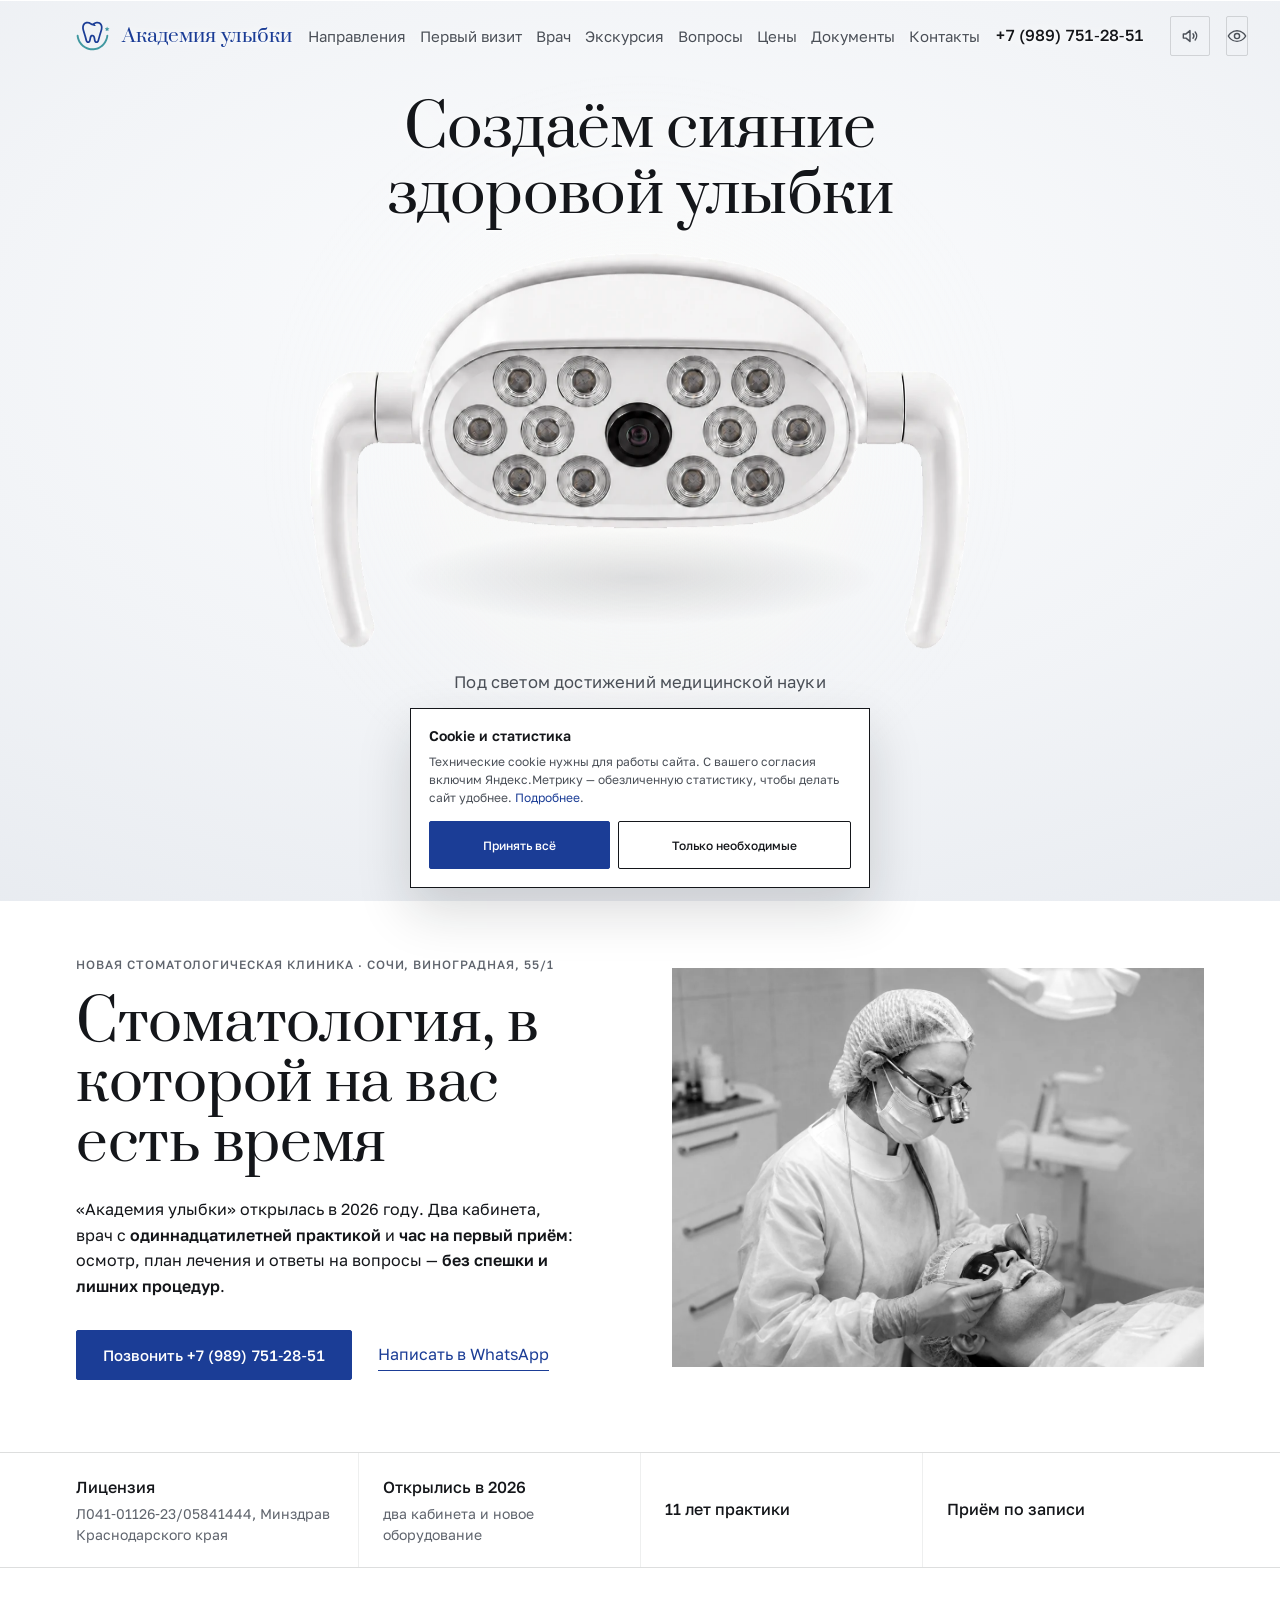
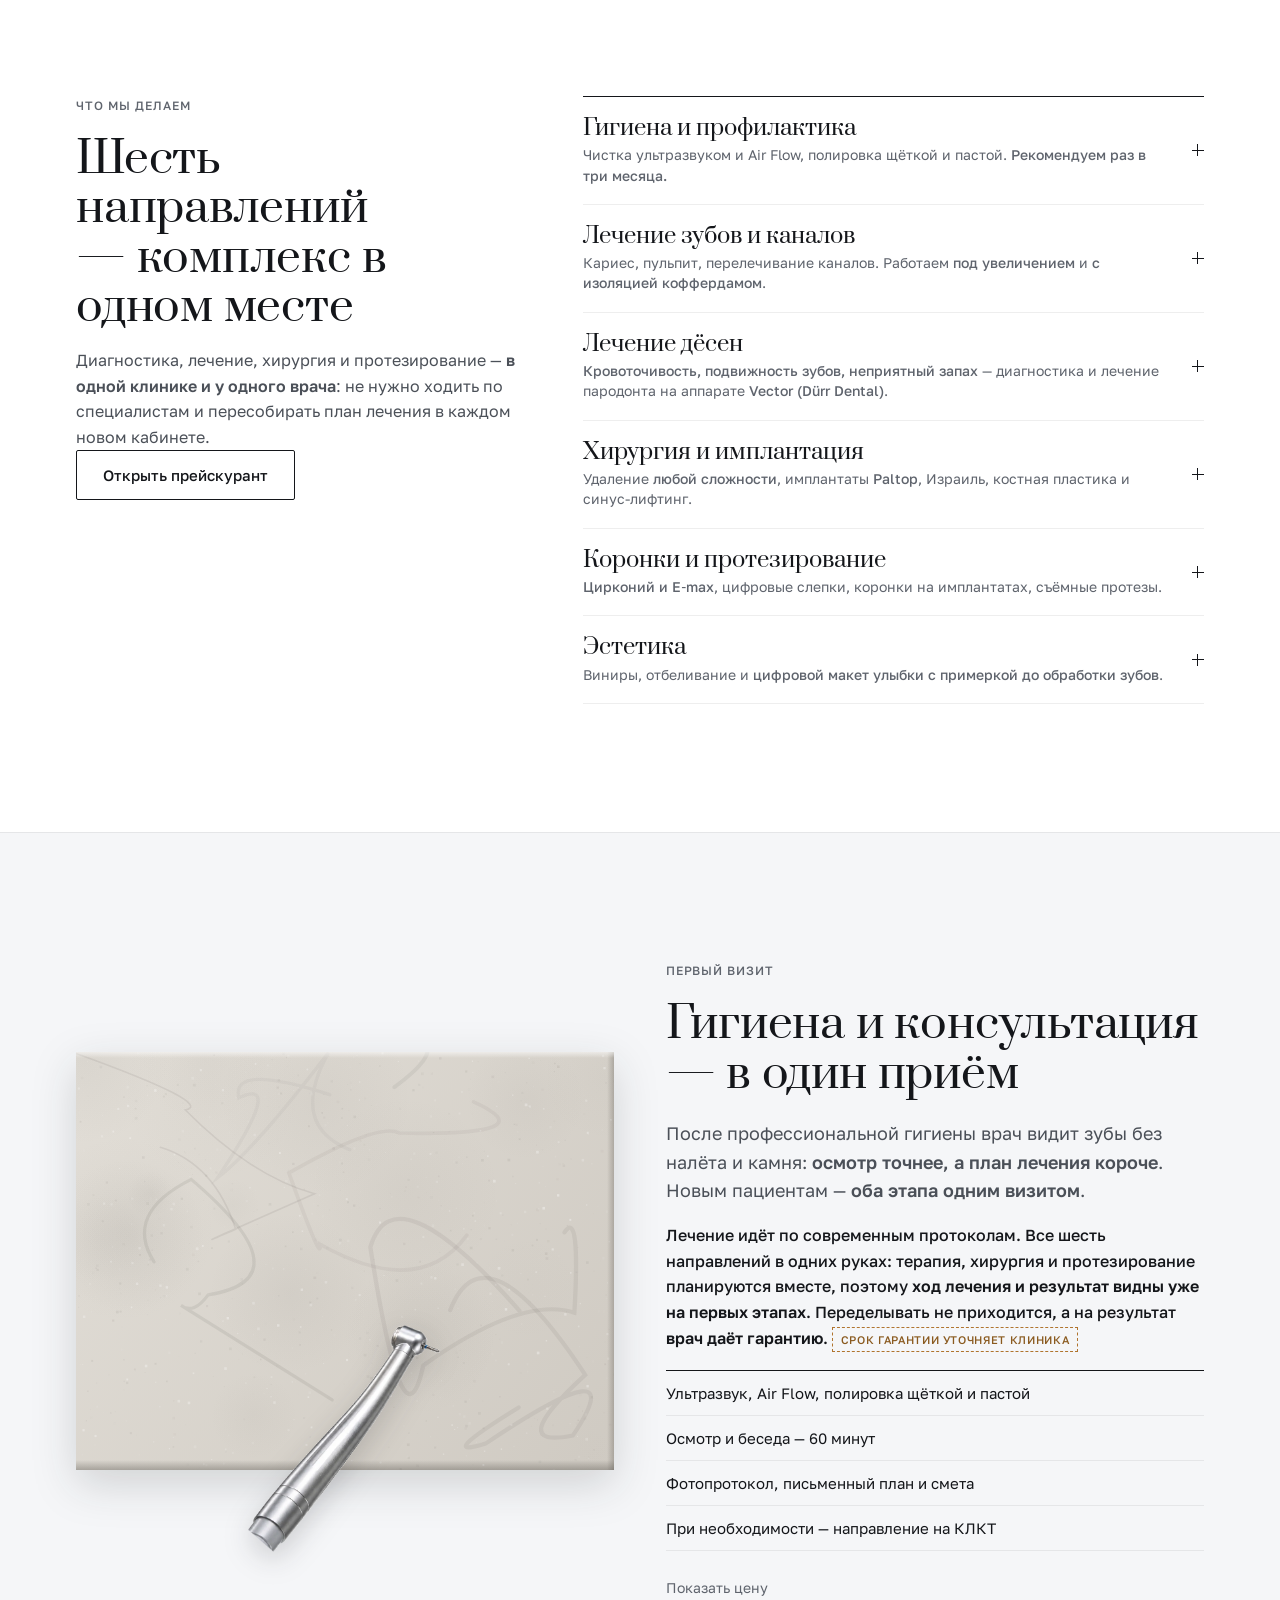
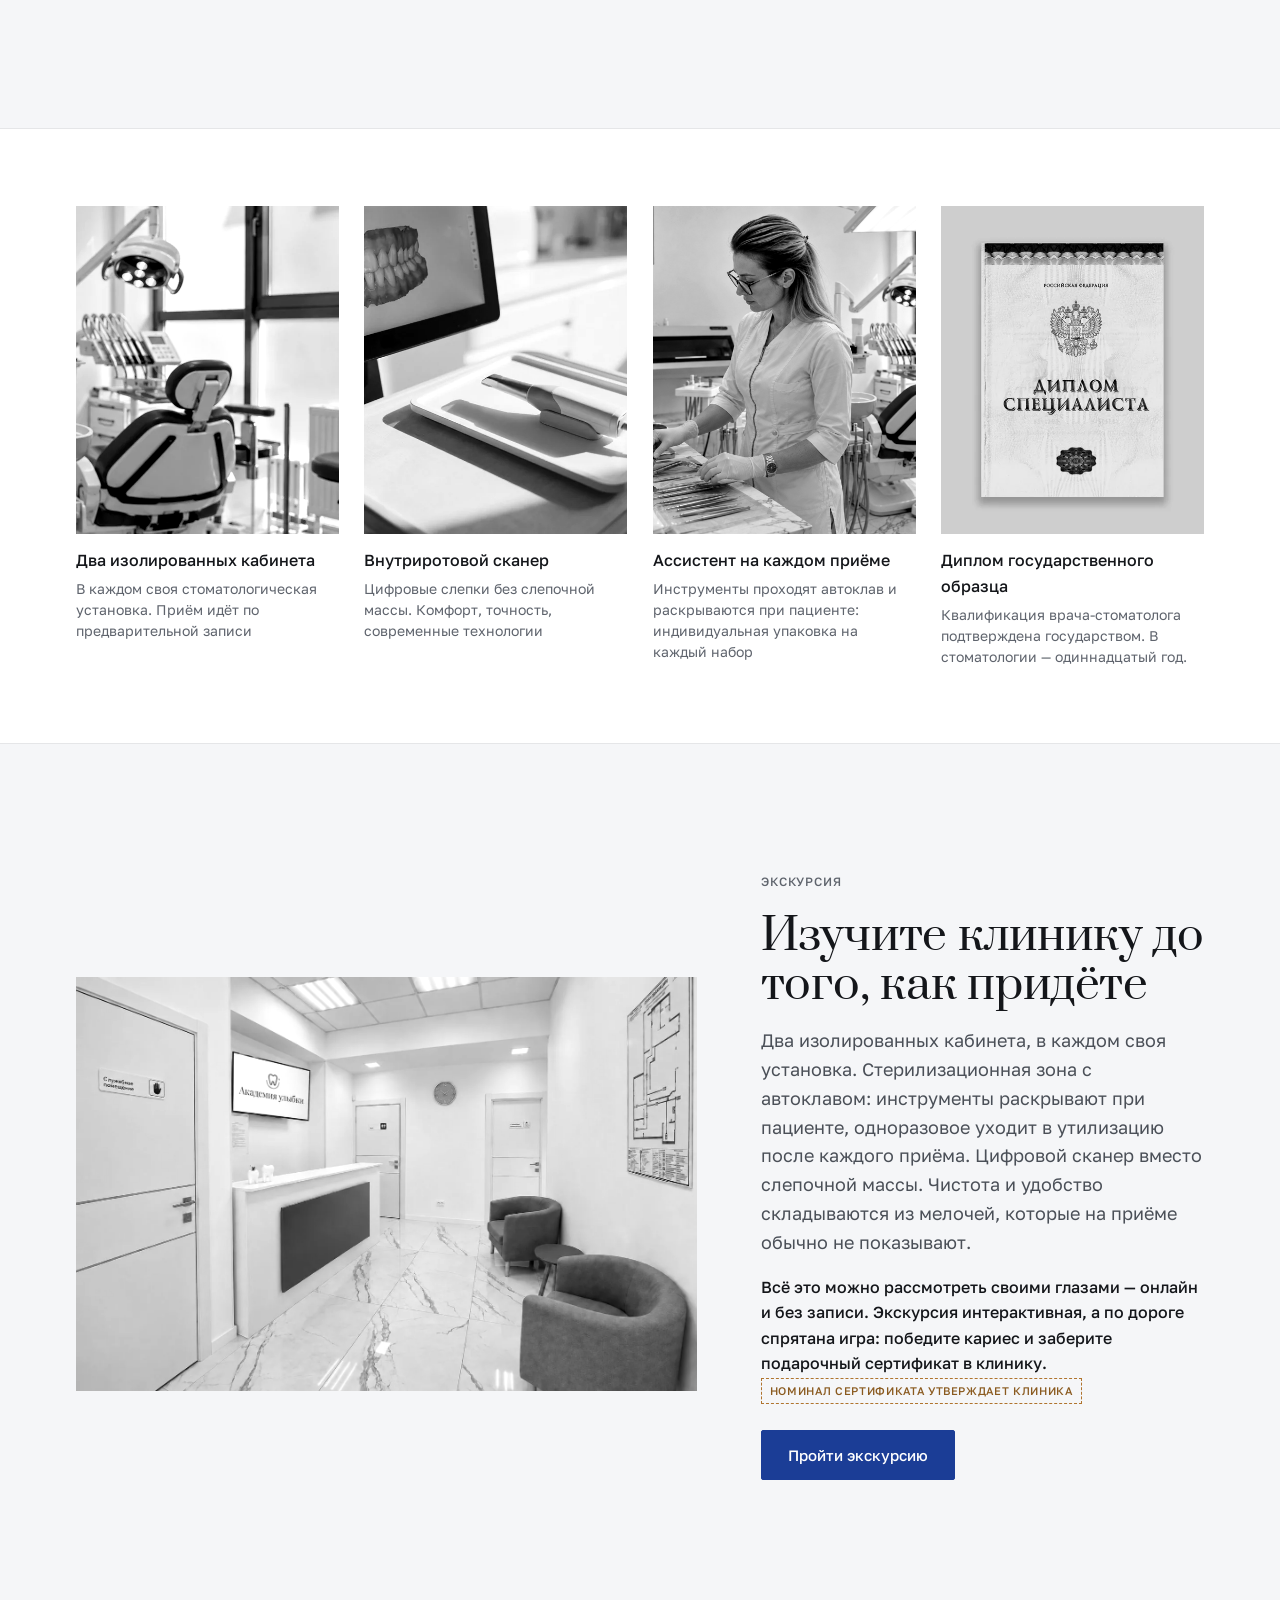
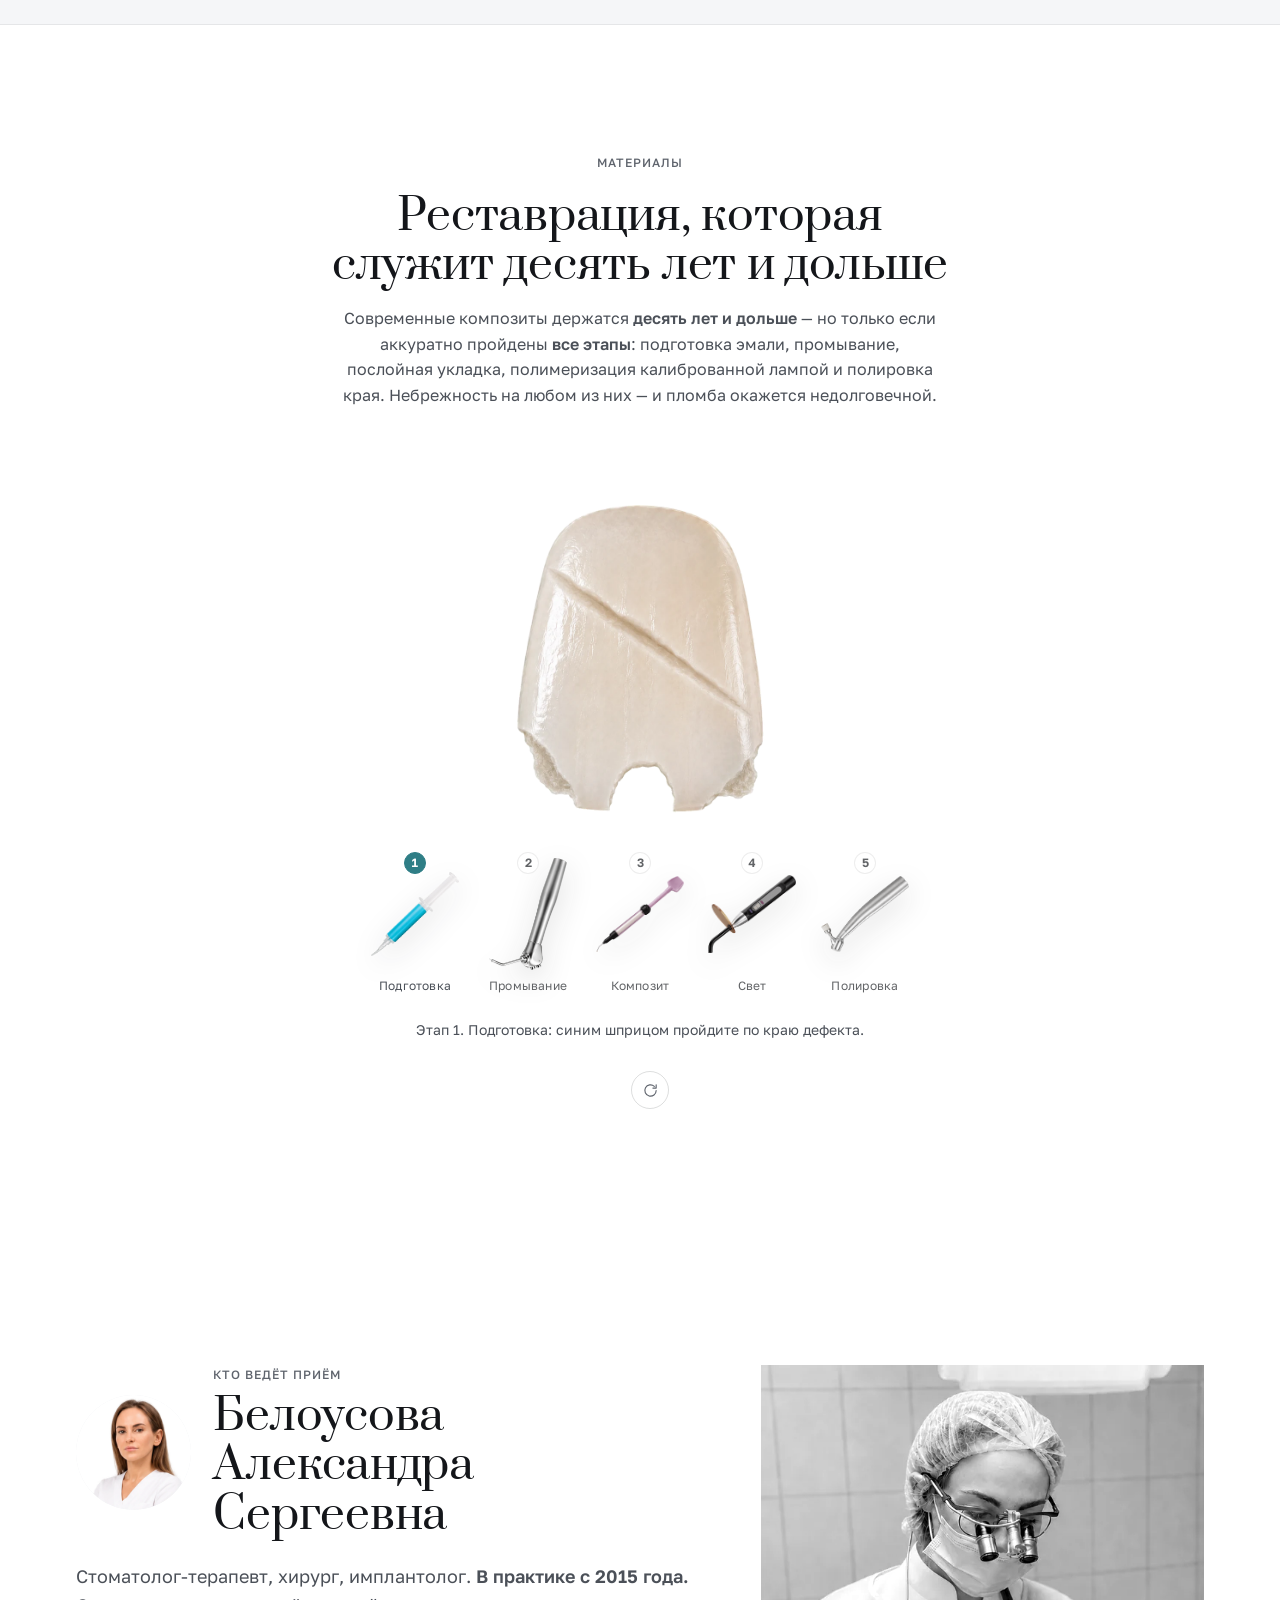
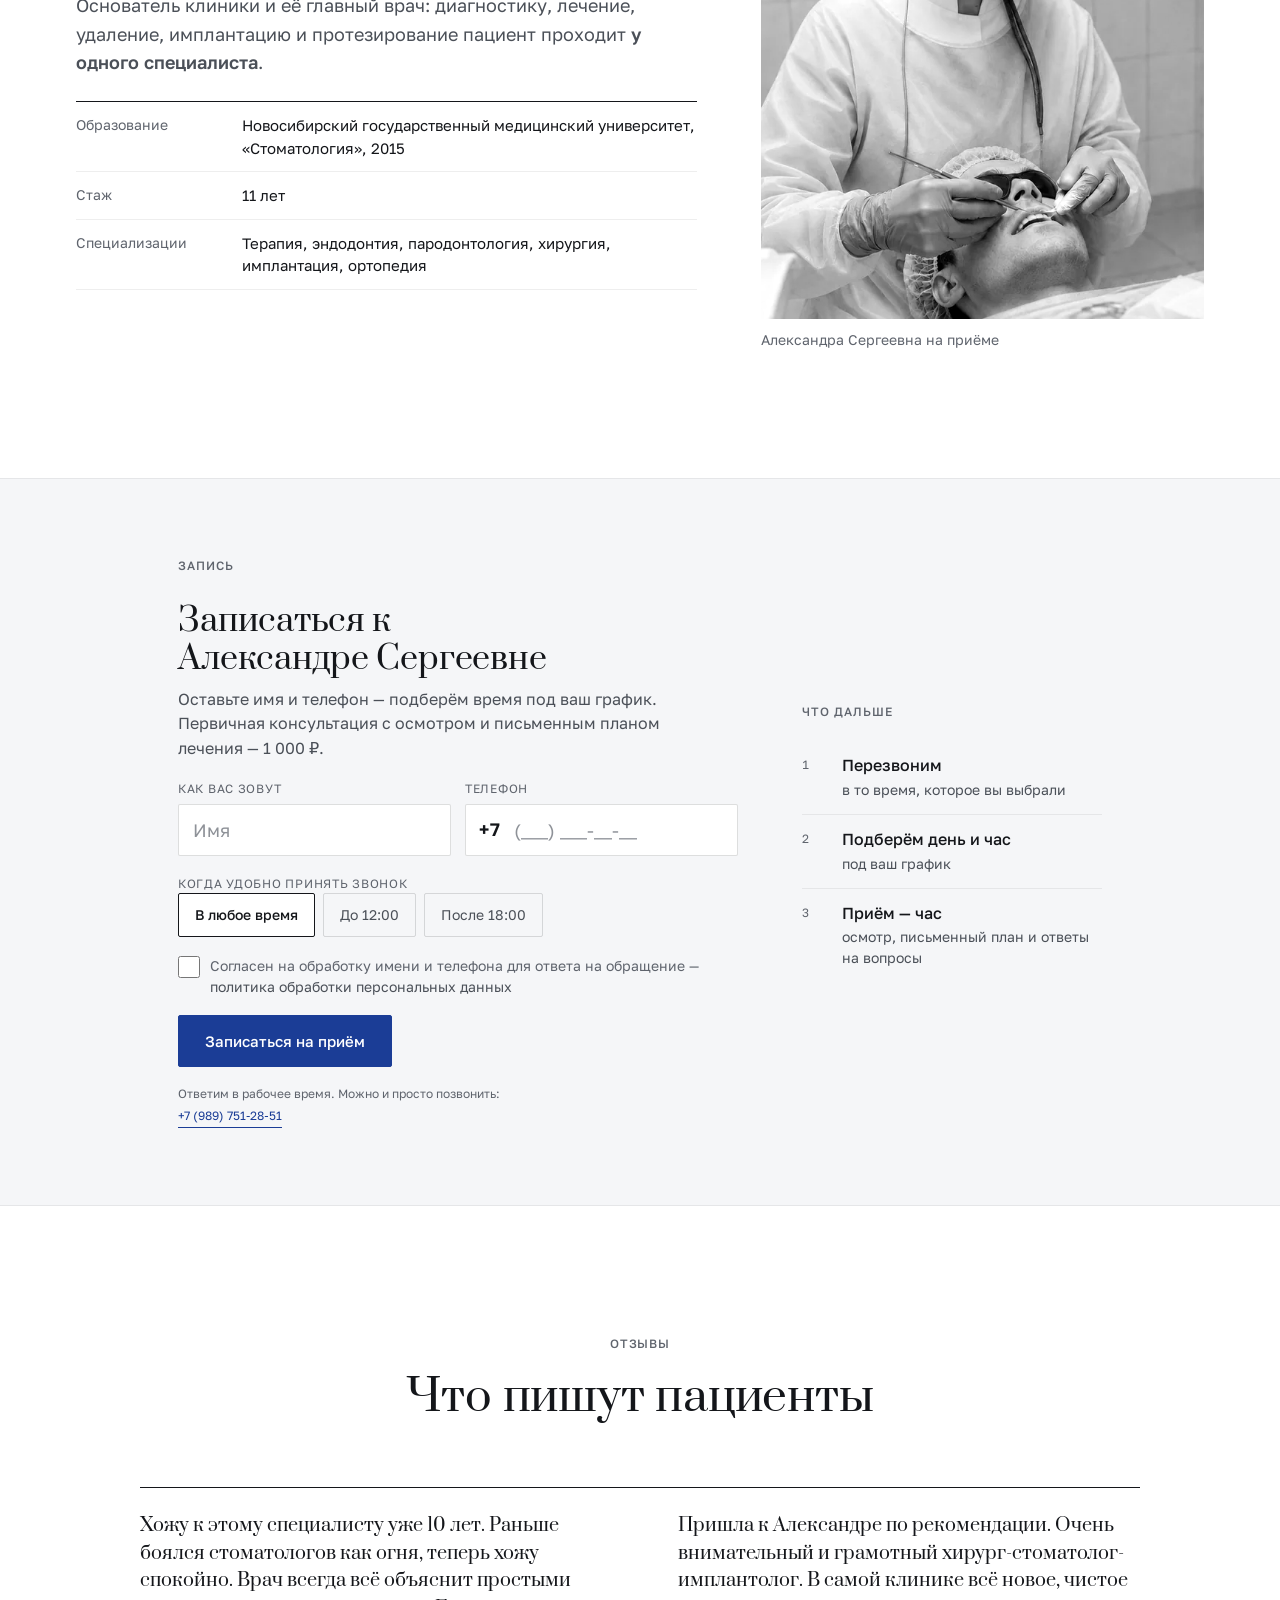
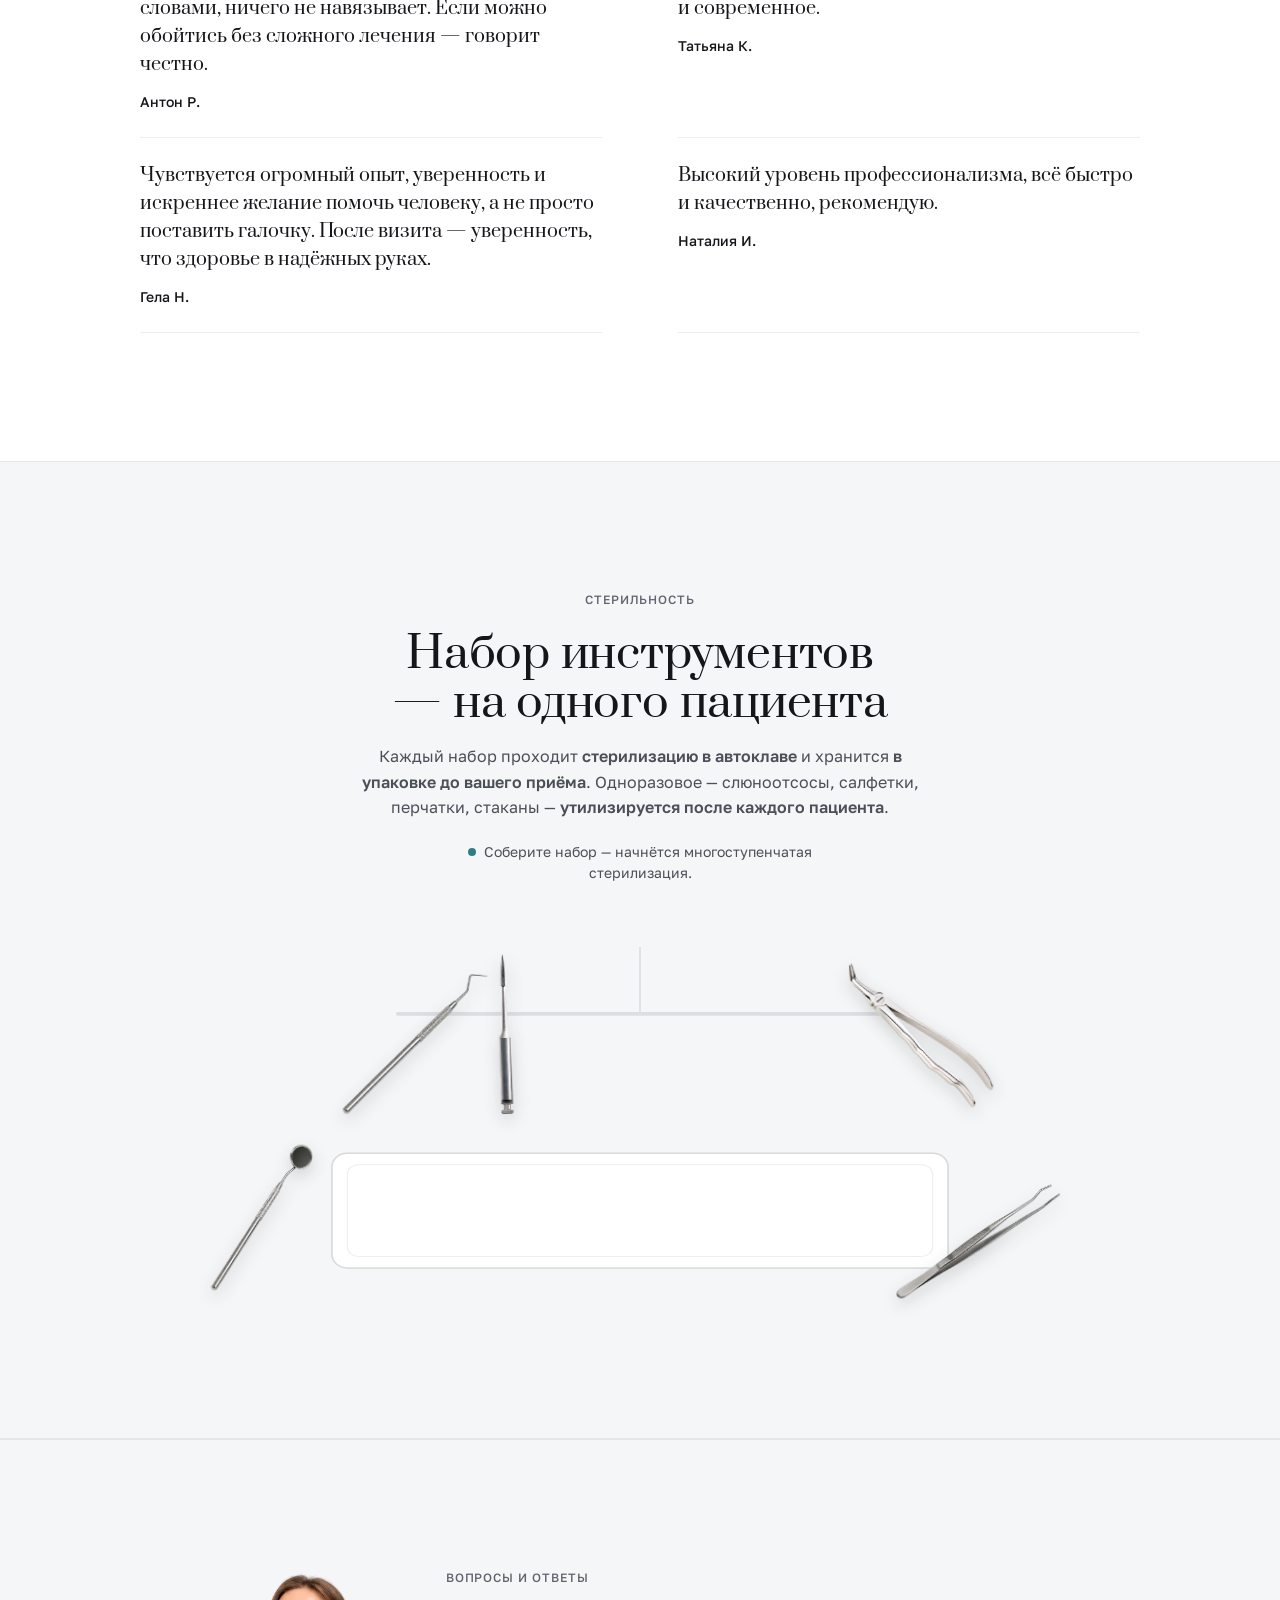
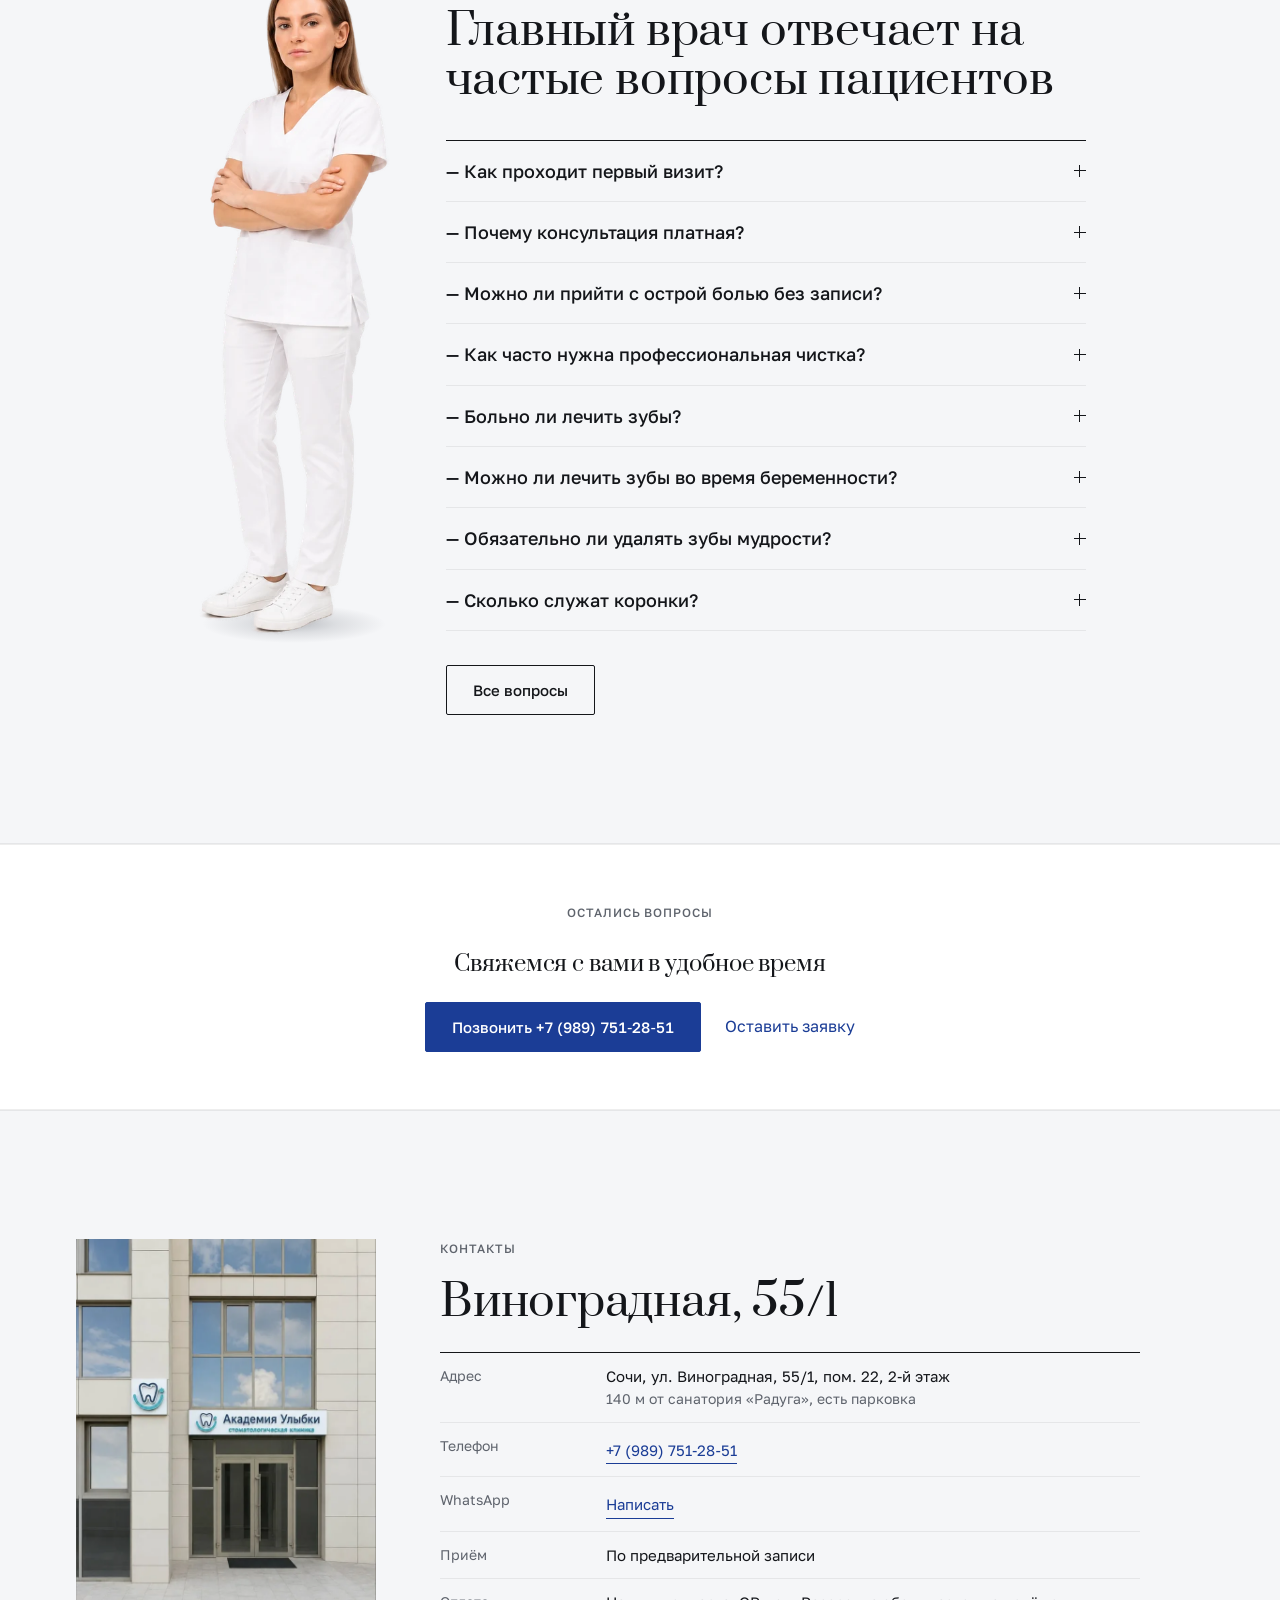
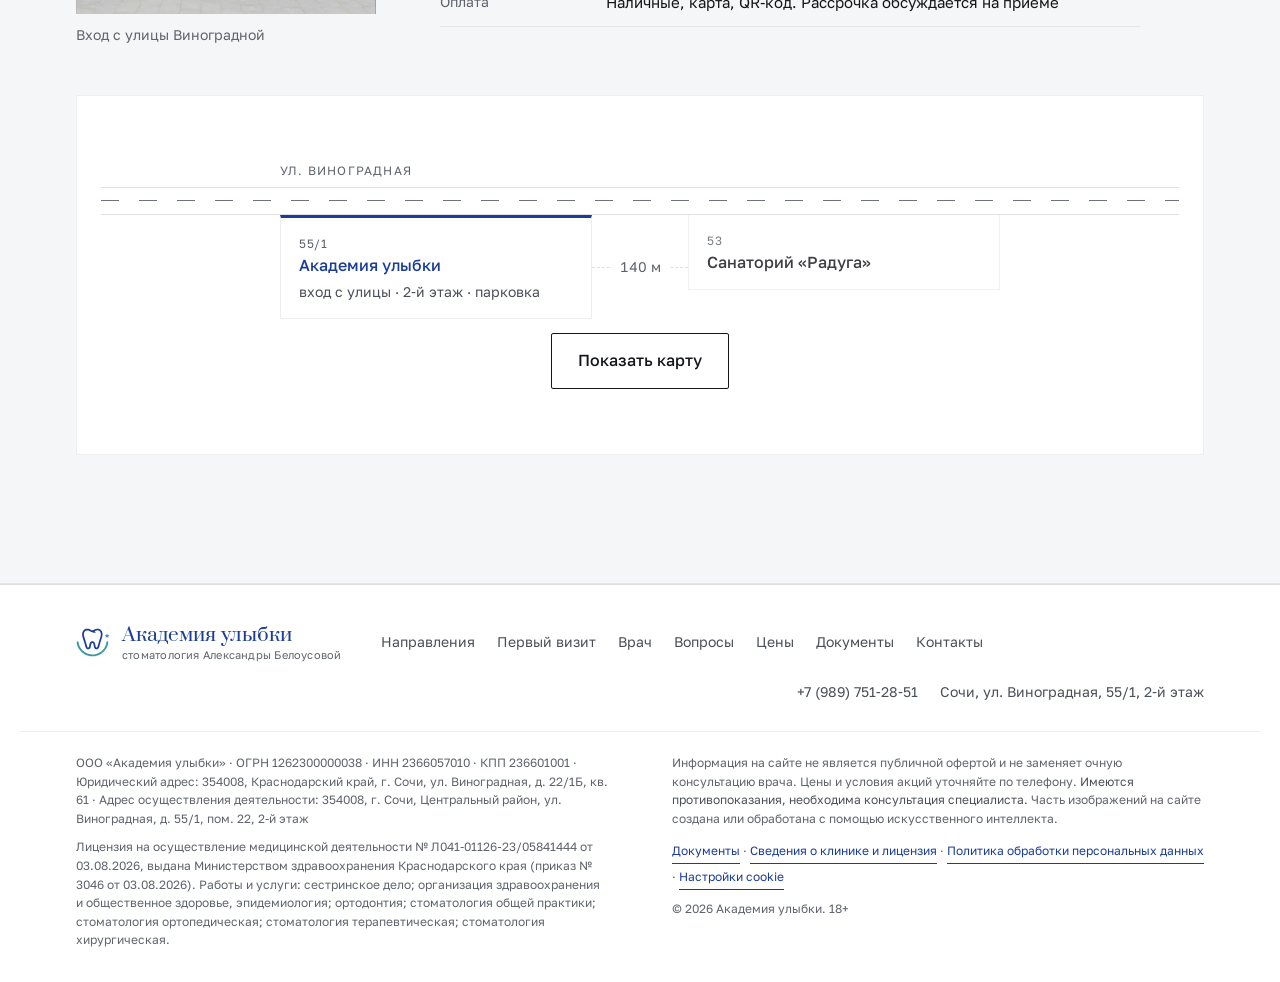
<file: index.html>
<!doctype html>
<html lang="ru" class="js">
<head>
<meta charset="utf-8">
<meta name="viewport" content="width=device-width, initial-scale=1, viewport-fit=cover">
<noscript><style>.intro,.slab__stone,.hint,.cookie,.vi-btn,.sfx-btn,.msc,.lfpop{display:none!important}.lf > *{display:none!important}.lf__nojs{display:block!important}</style></noscript>
<meta name="color-scheme" content="light">
<meta name="theme-color" content="#ffffff">
<script>(function(){try{var v=JSON.parse(localStorage.getItem('au-vi')||'null');if(!v||!v.on)return;var c=document.documentElement.classList;c.add('vi');if(v.size>1)c.add('vi-'+v.size);if(v.scheme&&v.scheme!=='light')c.add('vi-'+v.scheme);if(v.noimg)c.add('vi-noimg');}catch(e){}})()</script>
<title>Академия улыбки — стоматология в Сочи, Виноградная 55/1</title>
<meta name="description" content="Стоматология в Сочи на Виноградной, 55/1: лечение, имплантация, коронки и виниры. Час на первый приём и письменный план лечения.">
<link rel="canonical" href="https://akademiya-ulybki.ru/">
<meta name="robots" content="index, follow, max-image-preview:large, max-snippet:-1">
<meta name="geo.region" content="RU-KDA"><meta name="geo.placename" content="Сочи">
<meta property="og:type" content="website"><meta property="og:locale" content="ru_RU">
<meta property="og:site_name" content="Академия улыбки">
<meta property="og:title" content="Академия улыбки — стоматология в Сочи, Виноградная 55/1"><meta property="og:description" content="Стоматология в Сочи на Виноградной, 55/1: лечение, имплантация, коронки и виниры. Час на первый приём и письменный план лечения.">
<meta property="og:url" content="https://akademiya-ulybki.ru/"><meta property="og:image" content="https://akademiya-ulybki.ru/assets/photo/work-2.jpg">
<meta name="twitter:card" content="summary_large_image">
<meta name="referrer" content="strict-origin-when-cross-origin">
<meta http-equiv="Content-Security-Policy" content="default-src 'self'; base-uri 'self'; object-src 'none'; form-action 'self'; img-src 'self' data: https://mc.yandex.ru https://yastatic.net; font-src 'self' data:; style-src 'self' 'unsafe-inline'; script-src 'self' 'sha256-uf9IRJ6S9SdeIRtT3uQ4ZN5GKYj15UnvRTHKgQZUw0E=' 'sha256-1LXJwhTjhb5FxeqhgYHd4vCczdZ8c5LguU8GVJm1BYg=' 'sha256-5DUcI0ABG+3Vk4GENAugr/N5PcGkwVk6N+Ho9xPeDZo=' 'sha256-epZhj85F2xhmZnOjZvRMxXLPUID+Onx2aFcSO+smYSE=' 'sha256-Du+OJKJSbdUgz5nrHeWWINvez6XKDDU/tyj/5c2uvwo=' 'sha256-Fad+e2s9DBViVv+2N5ZoJPTxf4uKgqPq4xgvrwNtrZU=' https://mc.yandex.ru https://yastatic.net; connect-src 'self' https://mc.yandex.ru; frame-src https://yandex.ru https://mc.yandex.ru">
<link rel="icon" href="assets/logo.svg" type="image/svg+xml">
<link rel="apple-touch-icon" href="assets/web/apple-touch-icon.png">
<link rel="manifest" href="site.webmanifest">
<link rel="preload" href="assets/font/golos-text-cyrillic-400-normal.woff2" as="font" type="font/woff2" crossorigin>
<link rel="preload" href="assets/font/prata-cyrillic-400-normal.woff2" as="font" type="font/woff2" crossorigin>
<link rel="stylesheet" href="styles.css?v=657c37d4">
<script type="application/ld+json">{"@context": "https://schema.org", "@type": ["Dentist", "MedicalClinic"], "name": "Стоматологическая клиника «Академия улыбки»", "legalName": "ООО «Академия улыбки»", "telephone": "+79897512851", "url": "https://akademiya-ulybki.ru/", "address": {"@type": "PostalAddress", "streetAddress": "ул. Виноградная, д. 55/1, пом. 22, 2-й этаж", "addressLocality": "Сочи", "addressRegion": "Краснодарский край", "postalCode": "354008", "addressCountry": "RU"}, "geo": {"@type": "GeoCoordinates", "latitude": 43.608995, "longitude": 39.720852}, "hasMap": "https://yandex.ru/maps/org/akademiya_ulybki/196221666219/", "foundingDate": "2026", "employee": {"@type": "Physician", "name": "Белоусова Александра Сергеевна", "jobTitle": "Врач стоматолог-терапевт, хирург, имплантолог", "alumniOf": "Новосибирский государственный медицинский университет"}, "hasCredential": {"@type": "EducationalOccupationalCredential", "credentialCategory": "license", "name": "Лицензия Л041-01126-23/05841444", "dateCreated": "2026-08-03", "recognizedBy": {"@type": "GovernmentOrganization", "name": "Министерство здравоохранения Краснодарского края"}}, "identifier": [{"@type": "PropertyValue", "propertyID": "ИНН", "value": "2366057010"}, {"@type": "PropertyValue", "propertyID": "ОГРН", "value": "1262300000038"}]}</script>
<script type="application/ld+json">{"@context": "https://schema.org", "@type": "FAQPage", "mainEntity": [{"@type": "Question", "name": "Как проходит первый визит?", "acceptedAnswer": {"@type": "Answer", "text": "Первичный приём длится около часа. Мы разговариваем о том, что беспокоит и чего вы ждёте, осматриваем полость рта, делаем фотопротокол и, если нужно, даём направление на снимок. В конце вы получаете письменный план лечения с этапами и стоимостью. Никаких процедур «заодно» в первый визит не делается — только по вашему решению."}}, {"@type": "Question", "name": "Почему консультация платная?", "acceptedAnswer": {"@type": "Answer", "text": "Потому что это час работы врача, а не десять минут осмотра «на бегу». За это время вы получаете документ — план и смету, — с которым можно пойти и в другую клинику. Если вы начинаете лечение у нас в течение 30 дней, стоимость консультации вычитается из его цены."}}, {"@type": "Question", "name": "Можно ли прийти с острой болью без записи?", "acceptedAnswer": {"@type": "Answer", "text": "Позвоните — если в расписании есть окно, примем в тот же день. Острая боль всегда в приоритете: сначала снимаем её, потом планируем остальное."}}, {"@type": "Question", "name": "Как часто нужна профессиональная чистка?", "acceptedAnswer": {"@type": "Answer", "text": "Мы рекомендуем раз в три месяца: за этот срок налёт не успевает превратиться в камень, а врач вовремя замечает кариес и воспаление дёсен в самом начале. При заболеваниях дёсен, брекетах и имплантатах интервал тем более короткий. Точный срок врач назначает после осмотра."}}, {"@type": "Question", "name": "Больно ли лечить зубы?", "acceptedAnswer": {"@type": "Answer", "text": "Лечение проходит под местной анестезией. Современные анестетики действуют через несколько минут и полностью убирают чувствительность на время процедуры. Если вы боитесь самого укола, скажите — место инъекции предварительно обезболивается гелем."}}, {"@type": "Question", "name": "Можно ли лечить зубы во время беременности?", "acceptedAnswer": {"@type": "Answer", "text": "Можно и нужно: очаг инфекции во рту хуже для беременности, чем лечение. Оптимальное время — второй триместр. Используются анестетики без адреналина или с минимальной дозой, снимки — только при необходимости и с защитой. Сообщите врачу о сроке."}}, {"@type": "Question", "name": "Обязательно ли удалять зубы мудрости?", "acceptedAnswer": {"@type": "Answer", "text": "Нет. Удаляют те, что растут неправильно, упираются в соседний зуб, регулярно воспаляются или не поддаются лечению. Здоровый, прорезавшийся и доступный для чистки зуб мудрости можно оставить."}}, {"@type": "Question", "name": "Сколько служат коронки?", "acceptedAnswer": {"@type": "Answer", "text": "Цирконий и E‑max — в среднем 10–15 лет и дольше при хорошей гигиене. Главный враг коронки — кариес на границе с зубом, поэтому важны ёршики и регулярные осмотры."}}]}</script>
<script type="application/ld+json">{"@context": "https://schema.org", "@type": "WebSite", "name": "Академия улыбки", "url": "https://akademiya-ulybki.ru/", "inLanguage": "ru-RU", "publisher": {"@type": "Organization", "name": "ООО «Академия улыбки»"}}</script>
</head>
<body>
<script>document.documentElement.classList.add('js')</script>
<a class="skip" href="#main">К содержимому</a>
<header class="hdr" id="hdr">
  <div class="wrap hdr__in">
    <a class="brand" href="index.html"><img src="assets/logo.svg" alt="" width="34" height="29"><span class="brand__t"><b>Академия улыбки</b><i>стоматология Александры Белоусовой</i></span></a>
    <nav class="nav" id="nav" aria-label="Разделы">
      <div class="nav__quick"><a class="nav__addr" href="index.html#kontakty">Сочи, Виноградная, 55/1, 2‑й этаж</a><div class="nav__chs"><a class="nav__ch nav__ch--tel" href="tel:+79897512851" data-track="nav_tel"><svg viewBox="0 0 32 32" width="17" height="17" fill="none" stroke="currentColor" stroke-width="2" stroke-linecap="round" stroke-linejoin="round" aria-hidden="true"><path d="M7 5h5l3 7-3.5 2a15 15 0 0 0 6.5 6.5L20 17l7 3v5a3 3 0 0 1-3 3A21 21 0 0 1 4 8a3 3 0 0 1 3-3"/></svg><span>Позвонить</span></a><a class="nav__ch nav__ch--wa" href="https://wa.me/79897512851" target="_blank" rel="noopener nofollow" data-track="nav_wa"><svg viewBox="0 0 32 32" width="17" height="17" fill="none" stroke="currentColor" stroke-width="2" stroke-linecap="round" stroke-linejoin="round" aria-hidden="true"><path d="M20.5 3.5A11.9 11.9 0 0 0 3.6 19.3L2 29l9.9-1.6A12 12 0 1 0 20.5 3.5Z"/><path d="M9 9.2c.3-.7.6-.7.9-.7h.6c.2 0 .6 0 .9.7l1.1 2.8c.1.3.2.6 0 .9l-.6.8c-.2.2-.4.5-.2.9a9.6 9.6 0 0 0 4.7 4.1c.4.2.7 0 .9-.2l.9-1c.2-.3.5-.3.8-.1l2.7 1.3c.4.2.7.3.8.5.1.4 0 1.4-.4 2-.4.7-1.6 1.4-2.5 1.5-2.2.2-5.4-1.4-7.7-3.8C8.6 16.2 7.2 13.2 7.4 11c.1-.9.9-1.4 1.6-1.8Z"/></svg><span>WhatsApp</span></a></div></div>
      <a href="index.html#napravleniya">Направления</a><a href="index.html#pervyj-vizit">Первый визит</a><a href="index.html#vrach">Врач</a><a href="index.html#ekskursiya">Экскурсия</a><a href="faq.html">Вопросы</a><a href="prices.html">Цены</a><a href="docs.html">Документы</a><a href="index.html#kontakty">Контакты</a>
    </nav>
    <a class="hdr__tel" href="tel:+79897512851"><svg class="hdr__tel-i" width="18" height="18" viewBox="0 0 24 24" fill="none" stroke="currentColor" stroke-width="1.7" stroke-linecap="round" stroke-linejoin="round" aria-hidden="true"><path d="M5 4h4l2 5-2.5 1.5a11 11 0 0 0 5 5L15 13l5 2v4a2 2 0 0 1-2 2A16 16 0 0 1 3 6a2 2 0 0 1 2-2"/></svg><span>+7 (989) 751‑28‑51</span></a>
    <button class="sfx-btn" type="button" id="sfx-toggle" aria-pressed="true" title="Выключить звук"><svg width="20" height="20" viewBox="0 0 24 24" fill="none" stroke="currentColor" stroke-width="1.7" stroke-linecap="round" stroke-linejoin="round" aria-hidden="true"><path d="M4 9.5h3.2L12 5.5v13L7.2 14.5H4z"/><path class="sfx-wave" d="M15.6 9.4a4 4 0 0 1 0 5.2"/><path class="sfx-wave" d="M18.2 7.2a7.4 7.4 0 0 1 0 9.6"/><path class="sfx-off" d="M16 9.6l5 4.8M21 9.6l-5 4.8"/></svg><span class="vis-hidden">Звук</span></button>
    <button class="vi-btn" type="button" id="vi-toggle" aria-pressed="false" aria-controls="vi-panel" title="Версия для слабовидящих"><svg width="20" height="20" viewBox="0 0 24 24" fill="none" stroke="currentColor" stroke-width="1.7" stroke-linecap="round" stroke-linejoin="round" aria-hidden="true"><path d="M1.6 12S5.2 5.6 12 5.6 22.4 12 22.4 12 18.8 18.4 12 18.4 1.6 12 1.6 12Z"/><circle cx="12" cy="12" r="3.1"/></svg><span class="vi-btn__t">Для слабовидящих</span></button>
    <button class="burger" type="button" aria-label="Меню" aria-expanded="false" aria-controls="nav"><span></span></button>
  </div>
</header>
<div class="vip" id="vi-panel" hidden role="region" aria-label="Настройки отображения">
  <div class="wrap vip__in">
    <div class="vip__g"><span class="vip__l">Размер текста</span>
      <button class="vip__b vip__b--a1" type="button" data-vi="size:1" aria-pressed="false" aria-label="Обычный размер">А</button>
      <button class="vip__b vip__b--a2" type="button" data-vi="size:2" aria-pressed="false" aria-label="Крупный размер">А</button>
      <button class="vip__b vip__b--a3" type="button" data-vi="size:3" aria-pressed="false" aria-label="Очень крупный размер">А</button>
    </div>
    <div class="vip__g"><span class="vip__l">Цвета</span>
      <button class="vip__b vip__c vip__c--l" type="button" data-vi="scheme:light" aria-pressed="false">Чёрным на белом</button>
      <button class="vip__b vip__c vip__c--d" type="button" data-vi="scheme:dark" aria-pressed="false">Белым на чёрном</button>
      <button class="vip__b vip__c vip__c--s" type="button" data-vi="scheme:sepia" aria-pressed="false">Коричневым на бежевом</button>
    </div>
    <div class="vip__g"><span class="vip__l">Изображения</span>
      <button class="vip__b" type="button" data-vi="noimg:0" aria-pressed="false">Показывать</button>
      <button class="vip__b" type="button" data-vi="noimg:1" aria-pressed="false">Скрыть</button>
    </div>
    <button class="vip__off" type="button" data-vi="off:1">Обычная версия сайта</button>
  </div>
</div>
<main id="main">

<!-- ВСТУПЛЕНИЕ: свет включается -->
<section class="intro" id="intro" aria-label="Вступление">
  <div class="intro__inner">
    <img class="intro__glow" src="assets/cut/flare-bloom.webp" alt="" width="853" height="854" aria-hidden="true" draggable="false">
    <span class="intro__bloom" aria-hidden="true"></span>
    <p class="intro__slogan"><b>Создаём сияние здоровой улыбки</b></p>
    <p class="intro__slogan intro__slogan--under"><b>Под светом достижений медицинской науки</b></p>
    <div class="intro__par" id="intro-par">
      <div class="intro__stage">
        <span class="intro__aura" aria-hidden="true"></span>
        <button class="intro__lamp" id="intro-lamp" type="button" aria-label="Включить свет и перейти к сайту">
          <img class="intro__off" src="assets/cut/lamp-off.webp" alt="" width="1139" height="683" draggable="false">
          <img class="intro__on" src="assets/cut/lamp-on.webp" alt="" width="1139" height="683" draggable="false">
          <img class="intro__hot" src="assets/cut/lamp-hot.webp" alt="" width="1139" height="683" draggable="false">
        </button>
      </div>
    </div>
    <div class="intro__flash" aria-hidden="true"></div>
    <div class="intro__foot">
      <p class="intro__where">Сочи, Виноградная, 55/1, 2‑й этаж</p>
      <a class="btn btn--fill intro__call" href="tel:+79897512851" data-track="intro_call">Позвонить</a>
      <p class="intro__hint"><button class="intro__go" type="button" aria-label="Перейти к сайту"><span class="intro__golabel">Прокрутите вниз</span><span class="intro__arrow" aria-hidden="true"></span></button></p>
    </div>
  </div>
</section>

<!-- ПЕРВЫЙ ЭКРАН -->
<section class="hero" id="hero">
  <div class="wrap hero__in">
    <div class="hero__txt">
      <p class="eyebrow">Новая стоматологическая клиника · Сочи, Виноградная, 55/1</p>
      <h1 class="hero__h">Стоматология, в которой на&nbsp;вас есть время</h1>
      <p class="hero__lead">«Академия улыбки» открылась в 2026 году. Два кабинета, врач с <b>одиннадцатилетней практикой</b> и <b>час на первый приём</b>: осмотр, план лечения и ответы на вопросы — <b>без спешки и лишних процедур</b>.</p>
      <div class="hero__cta">
        <a class="btn btn--fill" href="tel:+79897512851">Позвонить +7 (989) 751‑28‑51</a>
        <a class="lnk" href="https://wa.me/79897512851" target="_blank" rel="noopener nofollow">Написать в WhatsApp</a>
      </div>
    </div>
    <figure class="hero__ph">
      <img src="assets/photo/work-2.webp" alt="Александра Белоусова на приёме" width="1200" height="900" fetchpriority="high">
    </figure>
  </div>
</section>

<!-- ДОКАЗАТЕЛЬСТВА -->
<section class="proof" aria-label="Факты о клинике">
  <div class="wrap proof__in">
    <div><b>Лицензия</b><span>Л041‑01126‑23/05841444, Минздрав Краснодарского края</span></div>
    <div><b>Открылись в 2026</b><span>два кабинета и новое оборудование</span></div>
    <div><b>11 лет практики</b></div>
    <div><b>Приём по записи</b></div>
  </div>
</section>

<!-- НАПРАВЛЕНИЯ -->
<section class="sec" id="napravleniya">
  <div class="wrap dirs__in">
    <header class="sec__head rv"><p class="eyebrow">Что мы делаем</p><h2>Шесть направлений — комплекс в одном месте</h2><p class="sec__note">Диагностика, лечение, хирургия и протезирование — <b>в одной клинике и у одного врача</b>: не нужно ходить по специалистам и пересобирать план лечения в каждом новом кабинете.</p><p><a class="btn" href="prices.html">Открыть прейскурант</a></p></header>
    <div class="dirs rv"><details class="dir qa" name="dir"><summary><span><b>Гигиена и профилактика</b><small>Чистка ультразвуком и Air Flow, полировка щёткой и пастой. <b>Рекомендуем раз в три месяца.</b></small></span><i aria-hidden="true"></i></summary><div class="qa__a dir__a"><ul><li>Комплексная гигиена, обе челюсти</li><li>Ультразвук и Air Flow</li><li>Полировка щёткой и пастой</li></ul><a class="lnk" href="prices.html#parodontologiya">Цены по направлению</a></div></details>
<details class="dir qa" name="dir"><summary><span><b>Лечение зубов и каналов</b><small>Кариес, пульпит, перелечивание каналов. Работаем <b>под увеличением</b> и <b>с изоляцией коффердамом</b>.</small></span><i aria-hidden="true"></i></summary><div class="qa__a dir__a"><ul><li>Реставрация кариеса</li><li>Лечение каналов под увеличением</li><li>Перелечивание после других клиник</li></ul><a class="lnk" href="prices.html#terapiya">Цены по направлению</a></div></details>
<details class="dir qa" name="dir"><summary><span><b>Лечение дёсен</b><small><b>Кровоточивость, подвижность зубов, неприятный запах</b> — диагностика и лечение пародонта на аппарате <b>Vector (Dürr Dental)</b>.</small></span><i aria-hidden="true"></i></summary><div class="qa__a dir__a"><ul><li>Карта пародонта</li><li>Обработка карманов аппаратом Vector</li><li>Закрытый кюретаж</li></ul><a class="lnk" href="prices.html#parodontologiya">Цены по направлению</a></div></details>
<details class="dir qa" name="dir"><summary><span><b>Хирургия и имплантация</b><small>Удаление <b>любой сложности</b>, имплантаты <b>Paltop</b>, Израиль, костная пластика и синус-лифтинг.</small></span><i aria-hidden="true"></i></summary><div class="qa__a dir__a"><ul><li>Удаление зубов, в том числе мудрости</li><li>Имплантация с коронкой</li><li>Костная пластика и синус‑лифтинг</li></ul><a class="lnk" href="prices.html#hirurgiya">Цены по направлению</a></div></details>
<details class="dir qa" name="dir"><summary><span><b>Коронки и протезирование</b><small><b>Цирконий и E‑max</b>, цифровые слепки, коронки на имплантатах, съёмные протезы.</small></span><i aria-hidden="true"></i></summary><div class="qa__a dir__a"><ul><li>Коронки из циркония</li><li>Коронки на имплантатах</li><li>Съёмные и условно-съёмные протезы</li></ul><a class="lnk" href="prices.html#ortopediya">Цены по направлению</a></div></details>
<details class="dir qa" name="dir"><summary><span><b>Эстетика</b><small>Виниры, отбеливание и <b>цифровой макет улыбки с примеркой до обработки зубов</b>.</small></span><i aria-hidden="true"></i></summary><div class="qa__a dir__a"><ul><li>Виниры E‑max</li><li>Цифровой макет улыбки</li><li>Отбеливание в кабинете и дома</li></ul><a class="lnk" href="prices.html#ortopediya">Цены по направлению</a></div></details>
</div>
  </div>
</section>

<!-- ПЕРВЫЙ ВИЗИТ: оффер под камнем -->
<section class="sec offer sec--band" id="pervyj-vizit">
  <div class="wrap offer__in">
    <div class="offer__txt rv">
      <p class="eyebrow">Первый визит</p>
      <h2>Гигиена и консультация — в один приём</h2>
      <p class="lead">После профессиональной гигиены врач видит зубы без налёта и камня: <b>осмотр точнее, а план лечения короче</b>. Новым пациентам — <b>оба этапа одним визитом</b>.</p>
      <p class="sec__note--b">Лечение идёт по современным протоколам. Все шесть направлений в одних руках: терапия, хирургия и протезирование планируются вместе, поэтому <b>ход лечения и результат видны уже на первых этапах</b>. Переделывать не приходится, а на результат <b>врач даёт гарантию</b>. <span class="tag">срок гарантии уточняет клиника</span></p>
      <ul class="incl">
        <li>Ультразвук, Air Flow, полировка щёткой и пастой</li>
        <li>Осмотр и беседа — 60 минут</li>
        <li>Фотопротокол, письменный план и смета</li>
        <li>При необходимости — направление на КЛКТ</li>
      </ul>
      <p class="hint hint--quiet" id="drill-hint"><button class="lnk offer__skip" type="button" id="drill-skip">Показать цену</button></p>
    </div>
    <div class="offer__stage rv" id="stage">
      <div class="slab" id="slab">
        <div class="slab__offer">
          <p class="eyebrow">Первый визит</p>
          <p class="slab__price"><b>5 000 ₽</b> <s>6 000 ₽</s></p>
          <p class="slab__what">Профессиональная гигиена обеих челюстей и первичная консультация с письменным планом лечения</p>
          <a class="btn btn--fill" href="tel:+79897512851" data-track="offer_cta">Позвонить и записаться</a>
          <p class="fine slab__fine">По прейскуранту гигиена 5 000 ₽ и консультация 1 000 ₽. Новым пациентам консультацию не считаем. <span class="tag">скидку для новых пациентов утверждает клиника</span></p>
        </div>
        <canvas class="slab__stone pulse" id="stone" aria-hidden="true"></canvas>
      </div>
      <canvas class="offer__crumbs" id="crumbs" aria-hidden="true"></canvas>
      <span class="drill__pct" id="drill-pct" aria-hidden="true"></span>
      <div class="obj obj--hp only-fine" id="hp"><img src="assets/cut/handpiece.webp" alt="" width="585" height="692" draggable="false"></div>
    </div>
  </div>
</section>

<!-- КАБИНЕТ -->
<section class="sec equip equip--plain" id="kabinet">
  <div class="wrap">
    <div class="equip__grid">
      <figure class="rv"><img class="bw" src="assets/editorial/chair.webp" alt="Рабочее место врача" width="640" height="640" loading="lazy"><figcaption><b>Два изолированных кабинета</b><span>В каждом своя стоматологическая установка. Приём идёт по предварительной записи</span></figcaption></figure>
      <figure class="rv"><img class="bw" src="assets/editorial/scanner.webp" alt="Внутриротовой сканер" width="640" height="640" loading="lazy"><figcaption><b>Внутриротовой сканер</b><span>Цифровые слепки без слепочной массы. Комфорт, точность, современные технологии</span></figcaption></figure>
      <figure class="rv"><img class="bw" src="assets/photo/assistent.jpg" alt="Ассистент готовит стерильный набор инструментов к приёму" width="1000" height="1250" loading="lazy"><figcaption><b>Ассистент на каждом приёме</b><span>Инструменты проходят автоклав и раскрываются при пациенте: индивидуальная упаковка на каждый набор</span></figcaption></figure>
      <figure class="rv"><img class="bw" src="assets/editorial/diploma.webp" alt="Диплом специалиста" width="640" height="640" loading="lazy"><figcaption><b>Диплом государственного образца</b><span>Квалификация врача-стоматолога подтверждена государством. В стоматологии — одиннадцатый год.</span></figcaption></figure>
    </div>
  </div>
</section>

<!-- ЭКСКУРСИЯ -->
<section class="sec tour sec--band" id="ekskursiya">
  <div class="wrap tour__in">
    <figure class="tour__ph rv">
      <img class="bw" src="assets/photo/tour-reception.webp" alt="Ресепшн и зона ожидания клиники" width="1400" height="933" loading="lazy">
    </figure>
    <div class="tour__txt rv">
      <p class="eyebrow">Экскурсия</p>
      <h2>Изучите клинику до того, как придёте</h2>
      <!-- Сначала то, ради чего стоит смотреть, и только потом приглашение.
           Обратный порядок — сначала «посмотрите», потом «а там вот что» —
           требует от человека поверить на слово и только после этого
           вознаграждает. -->
      <p class="lead">Два изолированных кабинета, в каждом своя установка. Стерилизационная зона с автоклавом: инструменты раскрывают при пациенте, одноразовое уходит в утилизацию после каждого приёма. Цифровой сканер вместо слепочной массы. Чистота и удобство складываются из мелочей, которые на приёме обычно не показывают.</p>
      <p class="sec__note--b">Всё это можно рассмотреть своими глазами — онлайн и без записи. Экскурсия интерактивная, а по дороге спрятана игра: победите кариес и заберите подарочный сертификат в клинику. <span class="tag">номинал сертификата утверждает клиника</span></p>
      <p><a class="btn btn--fill" href="https://ermolaevegorit-create.github.io/akademiya-ulybki-tour/" target="_blank" rel="noopener" data-track="tour_open">Пройти экскурсию</a></p>
    </div>
  </div>
</section>

<!-- ИГРА: ПЛОМБА -->
<section class="sec fill" id="plomba">
  <div class="wrap">
    <header class="sec__head sec__head--c rv"><p class="eyebrow">Материалы</p><h2>Реставрация, которая служит десять лет и дольше</h2><p class="sec__note">Современные композиты держатся <b>десять лет и дольше</b> — но только если аккуратно пройдены <b>все этапы</b>: подготовка эмали, промывание, послойная укладка, полимеризация калиброванной лампой и полировка края. Небрежность на любом из них — и пломба окажется недолговечной.</p></header>
    <div class="fill__in rv" id="fill-arena">
      <div class="fill__stage" id="fill-stage">
        <div class="tooth" id="tooth-box">
          <img class="tooth__bad" id="th-bad" src="assets/cut/tooth-bad.webp" alt="Зуб с трещиной и сколами" width="620" height="762" draggable="false" loading="lazy">
          <img class="tooth__ok" id="th-ok" src="assets/cut/tooth-ok.webp" alt="Восстановленный зуб" width="620" height="762" draggable="false" loading="lazy">
          <canvas class="tooth__lay tooth__etch" id="etch" aria-hidden="true"></canvas>
          <canvas class="tooth__lay tooth__paint" id="paint" aria-hidden="true"></canvas>
          <span class="tooth__wet" id="wet" aria-hidden="true"></span>
          <span class="tooth__shine" id="shine" aria-hidden="true"></span>
        </div>
        <span class="uvwash" id="uvwash" aria-hidden="true"></span>
        <canvas class="fill__bits" id="bits" aria-hidden="true"></canvas>
        <div class="cureBar" id="cure-bar" aria-hidden="true"><i></i></div>
      </div>
      <div class="rack" id="rack">
        <div class="obj obj--tool is-off" id="t-etch" data-k="1"><img src="assets/cut/etch-syringe.webp" alt="Шприц с гелем для подготовки эмали" width="900" height="864" draggable="false" loading="lazy"><b class="obj__n">1</b><span class="obj__c">Подготовка</span></div>
        <div class="obj obj--tool is-off" id="t-rinse" data-k="2"><img src="assets/cut/water-gun.webp" alt="Пистолет вода‑воздух" width="620" height="900" draggable="false" loading="lazy"><b class="obj__n">2</b><span class="obj__c">Промывание</span></div>
        <div class="obj obj--tool is-off" id="t-comp" data-k="3"><img src="assets/cut/syringe.webp" alt="Шприц с композитом" width="760" height="652" draggable="false" loading="lazy"><b class="obj__n">3</b><span class="obj__c">Композит</span></div>
        <div class="obj obj--tool is-off" id="t-uv" data-k="4"><img src="assets/cut/cure-lamp.webp" alt="Полимеризационная лампа" width="760" height="681" draggable="false" loading="lazy"><span class="obj__glow" aria-hidden="true"></span><b class="obj__n">4</b><span class="obj__c">Свет</span></div>
        <div class="obj obj--tool is-off" id="t-pol" data-k="5"><img src="assets/cut/polish.webp" alt="Наконечник со щёткой для полировки" width="900" height="782" draggable="false" loading="lazy"><b class="obj__n">5</b><span class="obj__c">Полировка</span></div>
      </div>
      <p class="fill__say" id="fill-say" role="status"></p>
      <div class="fill__bot">
        <p class="fill__score" id="fill-score"></p>
        <button class="fill__again" type="button" id="fill-again" title="Пройти заново" aria-label="Пройти заново"><svg viewBox="0 0 24 24" aria-hidden="true"><path d="M20 12a8 8 0 1 1-2.6-5.9"/><path d="M20 4v4.6h-4.6"/></svg></button>
      </div>
      <div class="promo" id="promo" hidden>
        <p class="eyebrow">Готово</p>
        <p class="promo__code">ПЛОМБА‑10</p>
        <p class="promo__t">Промокод на скидку 10 % на лечение кариеса для новых пациентов. Назовите его администратору или отправьте в сообщении. <span class="tag">черновик условий</span></p>
        <a class="btn btn--fill" href="https://wa.me/79897512851?text=%D0%97%D0%B4%D1%80%D0%B0%D0%B2%D1%81%D1%82%D0%B2%D1%83%D0%B9%D1%82%D0%B5%21%20%D0%9F%D1%80%D0%BE%D1%88%D1%91%D0%BB%20%D0%B8%D0%B3%D1%80%D1%83%20%D0%BD%D0%B0%20%D1%81%D0%B0%D0%B9%D1%82%D0%B5%20%D0%B8%20%D0%BF%D0%BE%D0%BB%D1%83%D1%87%D0%B8%D0%BB%20%D0%BF%D1%80%D0%BE%D0%BC%D0%BE%D0%BA%D0%BE%D0%B4%20%D0%9F%D0%9B%D0%9E%D0%9C%D0%91%D0%90-10.%20%D0%A5%D0%BE%D1%87%D1%83%20%D0%B7%D0%B0%D0%BF%D0%B8%D1%81%D0%B0%D1%82%D1%8C%D1%81%D1%8F%20%D0%BD%D0%B0%20%D0%BB%D0%B5%D1%87%D0%B5%D0%BD%D0%B8%D0%B5%20%D0%BA%D0%B0%D1%80%D0%B8%D0%B5%D1%81%D0%B0." target="_blank" rel="noopener nofollow" data-track="promo_wa">Получить скидку в WhatsApp</a>
      </div>
    </div>
    <ol class="steps vi-only">
      <li><b>Подготовка эмали</b><span>Гель протравливает поверхность, чтобы композит сцепился с тканью зуба.</span></li>
      <li><b>Промывание и сушка</b><span>Гель смывается водой, поверхность высушивается воздухом.</span></li>
      <li><b>Послойная укладка композита</b><span>Материал вносится тонкими слоями — так он меньше даёт усадку.</span></li>
      <li><b>Полимеризация светом</b><span>Каждый слой засвечивается калиброванной лампой.</span></li>
      <li><b>Шлифовка и полировка</b><span>Край пломбы выводится вровень с эмалью и полируется.</span></li>
    </ol>
  </div>
</section>

<!-- ВРАЧ -->
<section class="sec doc" id="vrach">
  <div class="wrap doc__in">
    <div class="doc__txt rv">
      <div class="doc__head">
        <img class="doc__ava" src="assets/cut/doc-portrait.webp" alt="Белоусова Александра Сергеевна" width="600" height="600" loading="lazy">
        <div>
          <p class="eyebrow">Кто ведёт приём</p>
          <h2>Белоусова Александра Сергеевна</h2>
        </div>
      </div>
      <p class="lead">Стоматолог-терапевт, хирург, имплантолог. <b>В практике с 2015 года.</b> Основатель клиники и её главный врач: диагностику, лечение, удаление, имплантацию и протезирование пациент проходит <b>у одного специалиста</b>.</p>
      <dl class="creds">
        <div><dt>Образование</dt><dd>Новосибирский государственный медицинский университет, «Стоматология», 2015</dd></div>
        <div><dt>Стаж</dt><dd>11 лет</dd></div>
        <div><dt>Специализации</dt><dd>Терапия, эндодонтия, пародонтология, хирургия, имплантация, ортопедия</dd></div>
      </dl>
    </div>
    <figure class="doc__ph doc__ph--one rv">
      <img class="bw" src="assets/photo/work-1.webp" alt="Александра Белоусова на приёме" width="1000" height="750" loading="lazy">
      <figcaption>Александра Сергеевна на приёме</figcaption>
    </figure>
  </div>
</section>

<!-- ПЕРЕБИВКА: после врача -->
<section class="sec lfband" id="zapis" aria-label="Записаться на приём">
  <div class="wrap lfband__in lfband__in--pair rv">
    <form class="lf" id="lf-doc" novalidate>
      <div class="lf__head">
        <p class="eyebrow">Запись</p>
        <h3 class="lf__t">Записаться к Александре Сергеевне</h3>
        <p class="lf__p">Оставьте имя и телефон — подберём время под ваш график. Первичная консультация с осмотром и письменным планом лечения — 1 000 ₽.</p>
      </div>
      <div class="lf__grid">
        <label class="lf__f">
          <span class="lf__l">Как вас зовут</span>
          <!-- У полей с именем и телефоном намеренно нет атрибута name.
               Без него браузер не может подставить их в адресную строку: если
               скрипт по какой-то причине не перехватит отправку, форма уйдёт
               обычным запросом — и тогда имя и телефон пациента оказались бы в
               адресе страницы, в истории браузера и в журналах сервера.
               Скрипт берёт поля по id, автоподстановку ведёт autocomplete —
               оба механизма в name не нуждаются. У переключателя времени name
               остаётся: без него три кнопки перестанут быть одной группой, а
               личных данных в нём нет. -->
          <input class="lf__i" type="text" id="lf-doc-name" autocomplete="given-name"
                 required minlength="2" maxlength="60" placeholder="Имя">
        </label>
        <label class="lf__f">
          <span class="lf__l">Телефон</span>
          <!-- «+7» стоит отдельной надписью и набран жирнее остального номера:
               так сразу видно, что вводить нужно с девятки. Если всё же начнут
               с восьмёрки или с +7, поле снимет их само. -->
          <span class="lf__tel">
            <span class="lf__tel-code" aria-hidden="true">+7</span>
            <input class="lf__i lf__i--tel" type="tel" id="lf-doc-tel" autocomplete="tel"
                   required inputmode="tel" maxlength="22" placeholder="(___) ___-__-__"
                   aria-describedby="lf-doc-tel-code">
            <span class="vis-hidden" id="lf-doc-tel-code">Код страны +7 подставляется сам</span>
          </span>
        </label>
      </div>
      <!-- Во всплывающем окне этот блок скрыт стилем (.lf--compact): там нужно
           спросить минимум, иначе окно занимает весь экран телефона. Поле не
           удалено, а скрыто — значение «в любое время» всё равно уходит в
           заявку, и разметка форм остаётся одна и та же. -->
      <fieldset class="lf__when">
        <legend class="lf__l">Когда удобно принять звонок</legend>
        <span class="lf__chips">
          <label class="lf__chip"><input type="radio" name="when" value="в любое время" checked><span>В любое время</span></label>
          <label class="lf__chip"><input type="radio" name="when" value="до 12:00"><span>До 12:00</span></label>
          <label class="lf__chip"><input type="radio" name="when" value="после 18:00"><span>После 18:00</span></label>
        </span>
      </fieldset>
      <label class="lf__ok">
        <input type="checkbox" name="ok" id="lf-doc-ok" required>
        <span>Согласен на обработку имени и телефона для ответа на обращение — <a href="privacy.html" target="_blank" rel="noopener">политика обработки персональных данных</a></span>
      </label>
      <p class="lf__err" id="lf-doc-err" role="alert" hidden></p>
      <button class="btn btn--fill lf__go" type="submit" data-track="lead_lf-doc">Записаться на приём</button>
      <p class="fine lf__fine">Ответим в рабочее время. Можно и просто позвонить: <a class="lnk" href="tel:+79897512851">+7 (989) 751‑28‑51</a></p>
      <!-- Видно только тогда, когда в браузере выключены скрипты: отправлять
           заявку нечем, и пустая форма, которая молча ничего не делает, хуже,
           чем честная строка с телефоном. -->
      <p class="lf__nojs">Чтобы отправить заявку, нужен включённый JavaScript.
        Позвоните, пожалуйста: <a class="lnk" href="tel:+79897512851">+7 (989) 751‑28‑51</a> —
        запишем на приём за минуту.</p>
    </form>
    <!-- Что будет после отправки. Главный страх у формы без ответа — «я оставлю
         телефон, и что?». Здесь только то, что форма действительно делает, и
         факт о приёме, который есть на странице выше: ничего, чего клиника не
         может выполнить. -->
    <aside class="lfnext">
      <p class="eyebrow">Что дальше</p>
      <ol class="lfnext__l">
        <li><b>Перезвоним</b><span>в то время, которое вы выбрали</span></li>
        <li><b>Подберём день и час</b><span>под ваш график</span></li>
        <li><b>Приём — час</b><span>осмотр, письменный план и ответы на вопросы</span></li>
      </ol>
    </aside>
  </div>
</section>

<!-- ОТЗЫВЫ -->
<section class="sec revs" id="otzyvy">
  <div class="wrap">
    <header class="sec__head sec__head--c rv"><p class="eyebrow">Отзывы</p><h2>Что пишут пациенты</h2></header>
    <div class="revs__grid"><figure class="rev rv"><blockquote>Хожу к этому специалисту уже 10 лет. Раньше боялся стоматологов как огня, теперь хожу спокойно. Врач всегда всё объяснит простыми словами, ничего не навязывает. Если можно обойтись без сложного лечения — говорит честно.</blockquote><figcaption><b>Антон Р.</b></figcaption></figure>
<figure class="rev rv"><blockquote>Пришла к Александре по рекомендации. Очень внимательный и грамотный хирург-стоматолог-имплантолог. В самой клинике всё новое, чистое и современное.</blockquote><figcaption><b>Татьяна К.</b></figcaption></figure>
<figure class="rev rv"><blockquote>Чувствуется огромный опыт, уверенность и искреннее желание помочь человеку, а не просто поставить галочку. После визита — уверенность, что здоровье в надёжных руках.</blockquote><figcaption><b>Гела Н.</b></figcaption></figure>
<figure class="rev rv"><blockquote>Высокий уровень профессионализма, всё быстро и качественно, рекомендую.</blockquote><figcaption><b>Наталия И.</b></figcaption></figure>
</div>
  </div>
</section>

<!-- ИГРА: СТЕРИЛЬНОСТЬ -->
<section class="sec tray sec--band" id="sterilno">
  <div class="wrap">
    <header class="sec__head sec__head--c rv"><p class="eyebrow">Стерильность</p><h2>Набор инструментов — на одного пациента</h2><p class="sec__note">Каждый набор проходит <b>стерилизацию в автоклаве</b> и хранится <b>в упаковке до вашего приёма</b>. Одноразовое — слюноотсосы, салфетки, перчатки, стаканы — <b>утилизируется после каждого пациента</b>.</p><p class="hint hint--c rv" id="tray-hint"><span class="hint__i" aria-hidden="true"></span>Соберите набор — начнётся многоступенчатая стерилизация.</p></header>
    <div class="tray__stage rv" id="tray-stage">
      <svg class="tray__svg" viewBox="0 0 800 380" preserveAspectRatio="none" aria-hidden="true">
        <defs>
          <radialGradient id="uvhalo" cx="50%" cy="50%"><stop offset="0" stop-color="#8C64FF" stop-opacity=".55"/><stop offset="55%" stop-color="#8C64FF" stop-opacity=".18"/><stop offset="100%" stop-color="#8C64FF" stop-opacity="0"/></radialGradient>
          <radialGradient id="uvwash-g" cx="50%" cy="20%"><stop offset="0" stop-color="#8C64FF" stop-opacity=".30"/><stop offset="60%" stop-color="#8C64FF" stop-opacity=".10"/><stop offset="100%" stop-color="#8C64FF" stop-opacity="0"/></radialGradient>
          <filter id="soft" x="-40%" y="-120%" width="180%" height="360%"><feGaussianBlur stdDeviation="18"/></filter>
        </defs>
        <ellipse class="tray__wash" cx="400" cy="250" rx="330" ry="150" fill="url(#uvwash-g)" filter="url(#soft)"/>
        <ellipse class="tray__halo" cx="400" cy="70" rx="290" ry="52" fill="url(#uvhalo)" filter="url(#soft)"/>
        <line class="tray__wire" x1="400" y1="0" x2="400" y2="70" stroke-width="1.5"/>
        <line class="tray__tube" x1="180" y1="70" x2="620" y2="70" stroke-width="4" stroke-linecap="round"/>
        <rect class="tray__rect" x="120" y="216" width="560" height="120" rx="14"/>
        <rect class="tray__rim" x="134" y="228" width="532" height="96" rx="10"/>
      </svg>
      <div class="tool tool--mirror wiggle" data-tool="mirror"><img src="assets/cut/mirror.webp" alt="Зеркало" width="389" height="525" draggable="false"></div>
      <div class="tool tool--probe wiggle" data-tool="probe"><img src="assets/cut/probe.webp" alt="Зонд" width="457" height="415" draggable="false"></div>
      <div class="tool tool--tweezers wiggle" data-tool="tweezers"><img src="assets/cut/tweezers.webp" alt="Пинцет" width="566" height="368" draggable="false"></div>
      <div class="tool tool--forceps wiggle" data-tool="forceps"><img src="assets/cut/forceps.webp" alt="Щипцы для удаления зуба" width="854" height="900" draggable="false"></div>
      <div class="tool tool--bur wiggle" data-tool="bur"><img src="assets/cut/bur.webp" alt="Бор" width="100" height="1200" draggable="false"></div>
      <p class="tray__done" id="tray-done" aria-live="polite"></p>
    </div>
    <div class="tray__cta" id="tray-cta" hidden>
      <p class="tray__cta-t">Набор готов к вашему приёму</p>
      <a class="btn btn--fill" href="tel:+79897512851" data-track="tray_cta">Записаться на приём</a>
      <p class="tray__cta-p">Первичная консультация с планом лечения — <b>1 000 ₽</b></p>
    </div>
  </div>
    <ul class="steps steps--plain vi-only">
      <li><b>Одноразовое — в отходы</b><span>Слюноотсосы, салфетки, перчатки и стаканы меняются после каждого пациента.</span></li>
      <li><b>Многоразовое — в автоклав</b><span>Зеркало, зонд, пинцет, щипцы и боры проходят стерилизацию паром под давлением.</span></li>
      <li><b>Индивидуальная упаковка</b><span>Набор запаивается и хранится закрытым до приёма.</span></li>
      <li><b>Вскрытие при пациенте</b><span>Упаковка открывается в кабинете, у вас на глазах.</span></li>
    </ul>
    <p class="vi-only"><a class="btn btn--fill" href="tel:+79897512851" data-track="tray_cta_vi">Записаться на приём</a></p>
</section>


<!-- ВОПРОСЫ -->
<section class="sec faqt" id="voprosy">
  <div class="wrap faqt__in">
    <!-- Разворот как в журнальном интервью: слева тот, кто отвечает, справа
         вопросы. Издание нигде не названо и журналист не выдуман — это приём
         вёрстки, а не ссылка на несуществующую публикацию. Подписи под
         снимком нет намеренно: кто отвечает, сказано в заголовке, а второй
         раз представлять врача, у которого на сайте есть отдельный раздел, —
         лишнее. Имя остаётся в alt: для поиска и для чтения с экрана. -->
    <figure class="faqt__who rv">
      <span class="faqt__ph-w">
        <img class="faqt__ph" src="assets/cut/A2-three-quarter.webp"
             alt="Александра Белоусова, главный врач клиники «Академия улыбки»"
             width="298" height="1000" loading="lazy" decoding="async" draggable="false">
      </span>
    </figure>
    <div class="faqt__talk">
      <header class="sec__head faqt__head rv">
        <p class="eyebrow">Вопросы и ответы</p>
        <h2>Главный врач отвечает на частые вопросы пациентов</h2>
      </header>
      <div class="qas qas--talk rv"><details class="qa" name="faq"><summary><span>Как проходит первый визит?</span><i aria-hidden="true"></i></summary><div class="qa__a"><p>Первичный приём длится около часа. Мы разговариваем о том, что беспокоит и чего вы ждёте, осматриваем полость рта, делаем фотопротокол и, если нужно, даём направление на снимок. В конце вы получаете письменный план лечения с этапами и стоимостью. Никаких процедур «заодно» в первый визит не делается — только по вашему решению.</p></div></details>
<details class="qa" name="faq"><summary><span>Почему консультация платная?</span><i aria-hidden="true"></i></summary><div class="qa__a"><p>Потому что это час работы врача, а не десять минут осмотра «на бегу». За это время вы получаете документ — план и смету, — с которым можно пойти и в другую клинику. <b>Если вы начинаете лечение у нас в течение 30 дней, стоимость консультации вычитается из его цены.</b></p></div></details>
<details class="qa" name="faq"><summary><span>Можно ли прийти с острой болью без записи?</span><i aria-hidden="true"></i></summary><div class="qa__a"><p>Позвоните — если в расписании есть окно, <b>примем в тот же день</b>. <b>Острая боль всегда в приоритете</b>: сначала снимаем её, потом планируем остальное.</p></div></details>
<details class="qa" name="faq"><summary><span>Как часто нужна профессиональная чистка?</span><i aria-hidden="true"></i></summary><div class="qa__a"><p>Мы рекомендуем <b>раз в три месяца</b>: за этот срок налёт не успевает превратиться в камень, а врач вовремя замечает кариес и воспаление дёсен в самом начале. При заболеваниях дёсен, брекетах и имплантатах интервал тем более короткий. Точный срок врач назначает после осмотра.</p></div></details>
<details class="qa" name="faq"><summary><span>Больно ли лечить зубы?</span><i aria-hidden="true"></i></summary><div class="qa__a"><p>Лечение проходит <b>под местной анестезией</b>. Современные анестетики действуют через несколько минут и полностью убирают чувствительность на время процедуры. Если вы боитесь самого укола, скажите — место инъекции предварительно обезболивается гелем.</p></div></details>
<details class="qa" name="faq"><summary><span>Можно ли лечить зубы во время беременности?</span><i aria-hidden="true"></i></summary><div class="qa__a"><p><b>Можно и нужно:</b> очаг инфекции во рту хуже для беременности, чем лечение. <b>Оптимальное время — второй триместр.</b> Используются анестетики без адреналина или с минимальной дозой, снимки — только при необходимости и с защитой. Сообщите врачу о сроке.</p></div></details>
<details class="qa" name="faq"><summary><span>Обязательно ли удалять зубы мудрости?</span><i aria-hidden="true"></i></summary><div class="qa__a"><p>Нет. Удаляют те, что растут неправильно, упираются в соседний зуб, регулярно воспаляются или не поддаются лечению. Здоровый, прорезавшийся и доступный для чистки зуб мудрости можно оставить.</p></div></details>
<details class="qa" name="faq"><summary><span>Сколько служат коронки?</span><i aria-hidden="true"></i></summary><div class="qa__a"><p>Цирконий и E‑max — <b>в среднем 10–15 лет и дольше</b> при хорошей гигиене. Главный враг коронки — кариес на границе с зубом, поэтому важны ёршики и регулярные осмотры.</p></div></details>
</div>
      <p class="faqt__all rv"><a class="btn" href="faq.html">Все вопросы</a></p>
    </div>
  </div>
</section>

<!-- ПЕРЕБИВКА: после вопросов.
     Раньше здесь стояла вторая такая же форма, что и после врача: те же поля,
     тот же текст, разница только в надписи на кнопке. Повтор одного экрана
     внутри одной страницы человек перестаёт замечать, а остаётся ощущение, что
     у него настойчиво просят телефон. Теперь здесь одна строка и два действия:
     позвонить сразу или открыть то же окно заявки. -->
<section class="sec lfband lfband--alt lfband--slim" id="svyaz" aria-label="Задать вопрос">
  <div class="wrap lfband__in lfband__in--slim rv">
    <p class="eyebrow">Остались вопросы</p>
    <h3 class="lfslim__t">Свяжемся с вами в удобное время</h3>
    <p class="lfslim__acts">
      <a class="btn btn--fill" href="tel:+79897512851" data-track="faq_call">Позвонить +7 (989) 751‑28‑51</a>
      <button class="lnk lfslim__more" type="button" data-lf-open data-track="faq_lead">Оставить заявку</button>
    </p>
  </div>
</section>

<!-- КОНТАКТЫ -->
<section class="sec contact sec--band" id="kontakty">
  <div class="wrap contact__in">
    <div class="rv contact__top">
     <div class="contact__info">
      <p class="eyebrow">Контакты</p>
      <h2>Виноградная, 55/1</h2>
      <dl class="creds">
        <div><dt>Адрес</dt><dd>Сочи, ул. Виноградная, 55/1, пом. 22, 2‑й этаж<br><span class="small">140 м от санатория «Радуга», есть парковка</span></dd></div>
        <div><dt>Телефон</dt><dd><a class="lnk" href="tel:+79897512851">+7 (989) 751‑28‑51</a></dd></div>
        <div><dt>WhatsApp</dt><dd><a class="lnk" href="https://wa.me/79897512851" target="_blank" rel="noopener nofollow">Написать</a></dd></div>
        <div><dt>Приём</dt><dd>По предварительной записи</dd></div>
        <div><dt>Оплата</dt><dd>Наличные, карта, QR‑код. Рассрочка обсуждается на приёме</dd></div>
      </dl>
     </div>
      <!-- Единственное цветное фото на странице — и намеренно последнее.
           В чёрно-белом варианте здесь серое здание и облака: получалось
           похоже на траурное объявление, а это финальный кадр перед тем,
           как человек решает позвонить. В цвете работают вывеска и небо. -->
      <figure class="contact__photo"><img src="assets/photo/facade.webp" alt="Вход в клинику" width="640" height="852" loading="lazy"><figcaption>Вход с улицы Виноградной</figcaption></figure>
    </div>
    <!-- Место под карту. Пока её не открыли, здесь не фотография, а спокойная
         плашка: фотография входа стоит в своей колонке рядом с реквизитами и
         никуда не переезжает. Раньше было наоборот — снимок занимал место
         карты, а по нажатию уезжал наверх и превращался в миниатюру. Человек
         нажимал на карту, а в ответ у него перестраивалась вся страница.
         Высота плашки равна высоте рамки, поэтому при открытии ничего не
         сдвигается: карта просто встаёт на своё место. -->
    <div class="map rv" id="map">
      <div class="map__ask">
        <!-- Схема вместо пустого прямоугольника. Нарисована разметкой, а не
             картинкой: весит ноль, читается при любом размере шрифта и
             переживает режим для слабовидящих. Чужую карту по-прежнему не
             грузим, пока человек её не попросил, — чтобы не отдавать IP
             каждого посетителя третьей стороне.
             Оба дома нечётные и стоят по одной стороне улицы: санаторий
             «Радуга» — Виноградная, 53, клиника — 55/1. Это всё, что схема
             утверждает; точную геометрию показывает настоящая карта. -->
        <div class="plan">
          <p class="plan__street">ул. Виноградная</p>
          <div class="plan__road" aria-hidden="true"></div>
          <div class="plan__row">
            <div class="plan__sp">
              <p class="plan__n">55/1</p>
              <p class="plan__name">Академия улыбки</p>
              <p class="plan__fine">вход с улицы · 2‑й этаж · парковка</p>
            </div>
            <p class="plan__dist"><span>140 м</span></p>
            <div class="plan__sp plan__sp--nb">
              <p class="plan__n">53</p>
              <p class="plan__name">Санаторий «Радуга»</p>
            </div>
          </div>
        </div>
        <button class="map__go" type="button" id="map-go" data-map-src="https://yandex.ru/map-widget/v1/?ll=39.720852%2C43.608995&z=17&pt=39.720852%2C43.608995%2Cpm2blm">Показать карту</button>
      </div>
    </div>
  </div>
</section>

</main>
<footer class="ftr">
  <div class="wrap ftr__in">
    <a class="brand" href="index.html"><img src="assets/logo.svg" alt="" width="34" height="29"><span class="brand__t"><b>Академия улыбки</b><i>стоматология Александры Белоусовой</i></span></a>
    <nav class="ftr__nav" aria-label="Подвал"><a href="index.html#napravleniya">Направления</a><a href="index.html#pervyj-vizit">Первый визит</a><a href="index.html#vrach">Врач</a><a href="faq.html">Вопросы</a><a href="prices.html">Цены</a><a href="docs.html">Документы</a><a href="index.html#kontakty">Контакты</a></nav>
    <div class="ftr__c"><a href="tel:+79897512851">+7 (989) 751‑28‑51</a><span>Сочи, ул. Виноградная, 55/1, 2‑й этаж</span></div>
  </div>
  <div class="wrap ftr__legal">
    <div class="ftr__col">
    <p>ООО «Академия улыбки» · ОГРН 1262300000038 · ИНН 2366057010 · КПП 236601001 · Юридический адрес: 354008, Краснодарский край, г. Сочи, ул. Виноградная, д. 22/1Б, кв. 61 · Адрес осуществления деятельности: 354008, г. Сочи, Центральный район, ул. Виноградная, д. 55/1, пом. 22, 2‑й этаж</p>
    <p>Лицензия на осуществление медицинской деятельности № Л041‑01126‑23/05841444 от 03.08.2026, выдана Министерством здравоохранения Краснодарского края (приказ № 3046 от 03.08.2026). Работы и услуги: сестринское дело; организация здравоохранения и общественное здоровье, эпидемиология; ортодонтия; стоматология общей практики; стоматология ортопедическая; стоматология терапевтическая; стоматология хирургическая.</p>
    </div>
    <div class="ftr__col">
    <p>Информация на сайте не является публичной офертой и не заменяет очную консультацию врача. Цены и условия акций уточняйте по телефону. <span class="ftr__warn">Имеются противопоказания, необходима консультация специалиста.</span> Часть изображений на сайте создана или обработана с помощью искусственного интеллекта.</p>
    <p><a class="lnk" href="docs.html">Документы</a> · <a class="lnk" href="info.html">Сведения о клинике и лицензия</a> · <a class="lnk" href="privacy.html">Политика обработки персональных данных</a> · <button class="lnk" type="button" id="cookie-settings">Настройки cookie</button></p>
    <p>© 2026 Академия улыбки. 18+</p>
    </div>
  </div>
</footer>

<div class="lfpop" id="lfpop" hidden>
  <div class="lfpop__back" data-lf-close></div>
  <div class="lfpop__box" role="dialog" aria-modal="true" aria-labelledby="lf-pop-t">
    <button class="lfpop__x" type="button" aria-label="Закрыть" data-lf-close></button>
    <!-- Тот же помощник, что зовёт из угла, встречает и внутри окна: человек
         видит, что попал туда, куда нажимал. После отправки он подпрыгивает —
         это единственное место, где прыжок уместен. Картинка декоративная,
         поэтому alt пустой: всё, что нужно знать, сказано текстом рядом. -->
    
    <form class="lf lf--compact" id="lf-pop" novalidate>
      <div class="lf__head">
        <p class="eyebrow">Прежде чем уйти</p>
        <h3 class="lf__t">Перезвоним и подберём время</h3>
        <p class="lf__p">Имя и телефон — остальное спросим при звонке.</p>
      </div>
      <div class="lf__grid">
        <label class="lf__f">
          <span class="lf__l">Как вас зовут</span>
          <!-- У полей с именем и телефоном намеренно нет атрибута name.
               Без него браузер не может подставить их в адресную строку: если
               скрипт по какой-то причине не перехватит отправку, форма уйдёт
               обычным запросом — и тогда имя и телефон пациента оказались бы в
               адресе страницы, в истории браузера и в журналах сервера.
               Скрипт берёт поля по id, автоподстановку ведёт autocomplete —
               оба механизма в name не нуждаются. У переключателя времени name
               остаётся: без него три кнопки перестанут быть одной группой, а
               личных данных в нём нет. -->
          <input class="lf__i" type="text" id="lf-pop-name" autocomplete="given-name"
                 required minlength="2" maxlength="60" placeholder="Имя">
        </label>
        <label class="lf__f">
          <span class="lf__l">Телефон</span>
          <!-- «+7» стоит отдельной надписью и набран жирнее остального номера:
               так сразу видно, что вводить нужно с девятки. Если всё же начнут
               с восьмёрки или с +7, поле снимет их само. -->
          <span class="lf__tel">
            <span class="lf__tel-code" aria-hidden="true">+7</span>
            <input class="lf__i lf__i--tel" type="tel" id="lf-pop-tel" autocomplete="tel"
                   required inputmode="tel" maxlength="22" placeholder="(___) ___-__-__"
                   aria-describedby="lf-pop-tel-code">
            <span class="vis-hidden" id="lf-pop-tel-code">Код страны +7 подставляется сам</span>
          </span>
        </label>
      </div>
      <!-- Во всплывающем окне этот блок скрыт стилем (.lf--compact): там нужно
           спросить минимум, иначе окно занимает весь экран телефона. Поле не
           удалено, а скрыто — значение «в любое время» всё равно уходит в
           заявку, и разметка форм остаётся одна и та же. -->
      <fieldset class="lf__when">
        <legend class="lf__l">Когда удобно принять звонок</legend>
        <span class="lf__chips">
          <label class="lf__chip"><input type="radio" name="when" value="в любое время" checked><span>В любое время</span></label>
          <label class="lf__chip"><input type="radio" name="when" value="до 12:00"><span>До 12:00</span></label>
          <label class="lf__chip"><input type="radio" name="when" value="после 18:00"><span>После 18:00</span></label>
        </span>
      </fieldset>
      <label class="lf__ok">
        <input type="checkbox" name="ok" id="lf-pop-ok" required>
        <span>Согласен на обработку имени и телефона для ответа на обращение — <a href="privacy.html" target="_blank" rel="noopener">политика обработки персональных данных</a></span>
      </label>
      <p class="lf__err" id="lf-pop-err" role="alert" hidden></p>
      <button class="btn btn--fill lf__go" type="submit" data-track="lead_lf-pop">Записаться</button>
      <p class="fine lf__fine">Ответим в рабочее время. Можно и просто позвонить: <a class="lnk" href="tel:+79897512851">+7 (989) 751‑28‑51</a></p>
      <!-- Видно только тогда, когда в браузере выключены скрипты: отправлять
           заявку нечем, и пустая форма, которая молча ничего не делает, хуже,
           чем честная строка с телефоном. -->
      <p class="lf__nojs">Чтобы отправить заявку, нужен включённый JavaScript.
        Позвоните, пожалуйста: <a class="lnk" href="tel:+79897512851">+7 (989) 751‑28‑51</a> —
        запишем на приём за минуту.</p>
    </form>
  </div>
</div>

<!-- КНОПКА ВЫЗОВА В УГЛУ
     Круглая кнопка с облачком — та, что была до маскота. Решение записаться
     приходит не там, где стоит форма, и возвращаться к ней человек чаще всего
     не станет. Появляется не сразу: сначала человек должен что-то прочитать,
     иначе это баннер поверх ещё не увиденной страницы. При наведении
     раскрывается подпись «Записаться», нажатие открывает окно записи. -->
<button class="fab" id="fab" type="button" aria-label="Записаться на приём">
  <span class="fab__ring" aria-hidden="true"></span>
  <span class="fab__ph" aria-hidden="true">
    <svg viewBox="0 0 24 24" fill="none" stroke="currentColor" stroke-width="1.6" stroke-linecap="round" stroke-linejoin="round" aria-hidden="true"><path d="M21 11.5a8.4 8.4 0 0 1-9 8.4c-1.2 0-2.4-.2-3.5-.7L3 21l1.8-5.2A8.2 8.2 0 0 1 4 11.5 8.4 8.4 0 0 1 12.5 3 8.4 8.4 0 0 1 21 11.5z"/><circle cx="9" cy="11.5" r=".9" fill="currentColor" stroke="none"/><circle cx="12.5" cy="11.5" r=".9" fill="currentColor" stroke="none"/><circle cx="16" cy="11.5" r=".9" fill="currentColor" stroke="none"/></svg>
  </span>
  <span class="fab__t">Записаться</span>
</button>


<div class="cookie" id="cookie" hidden role="dialog" aria-modal="false" aria-labelledby="cookie-t">
  <p class="cookie__t" id="cookie-t"><b>Cookie и статистика</b></p>
  <p class="cookie__d">Технические cookie нужны для работы сайта. С вашего согласия включим Яндекс.Метрику — обезличенную статистику, чтобы делать сайт удобнее. <a href="privacy.html">Подробнее</a>.</p>
  <div class="cookie__b">
    <button class="btn btn--fill" type="button" id="cookie-yes">Принять всё</button>
    <button class="btn" type="button" id="cookie-no">Только необходимые</button>
  </div>
</div>

<script>window.__METRIKA="";</script>   <!-- ← номер счётчика Яндекс.Метрики; пусто = статистика выключена -->
<script src="vendor/gsap.min.js?v=2d26f4c0"></script>
<script src="vendor/ScrollTrigger.min.js?v=489bcf6d"></script>
<script src="vendor/Draggable.min.js?v=1d366323"></script>
<script src="main.js?v=87f390c7"></script>
</body>
</html>
</file>
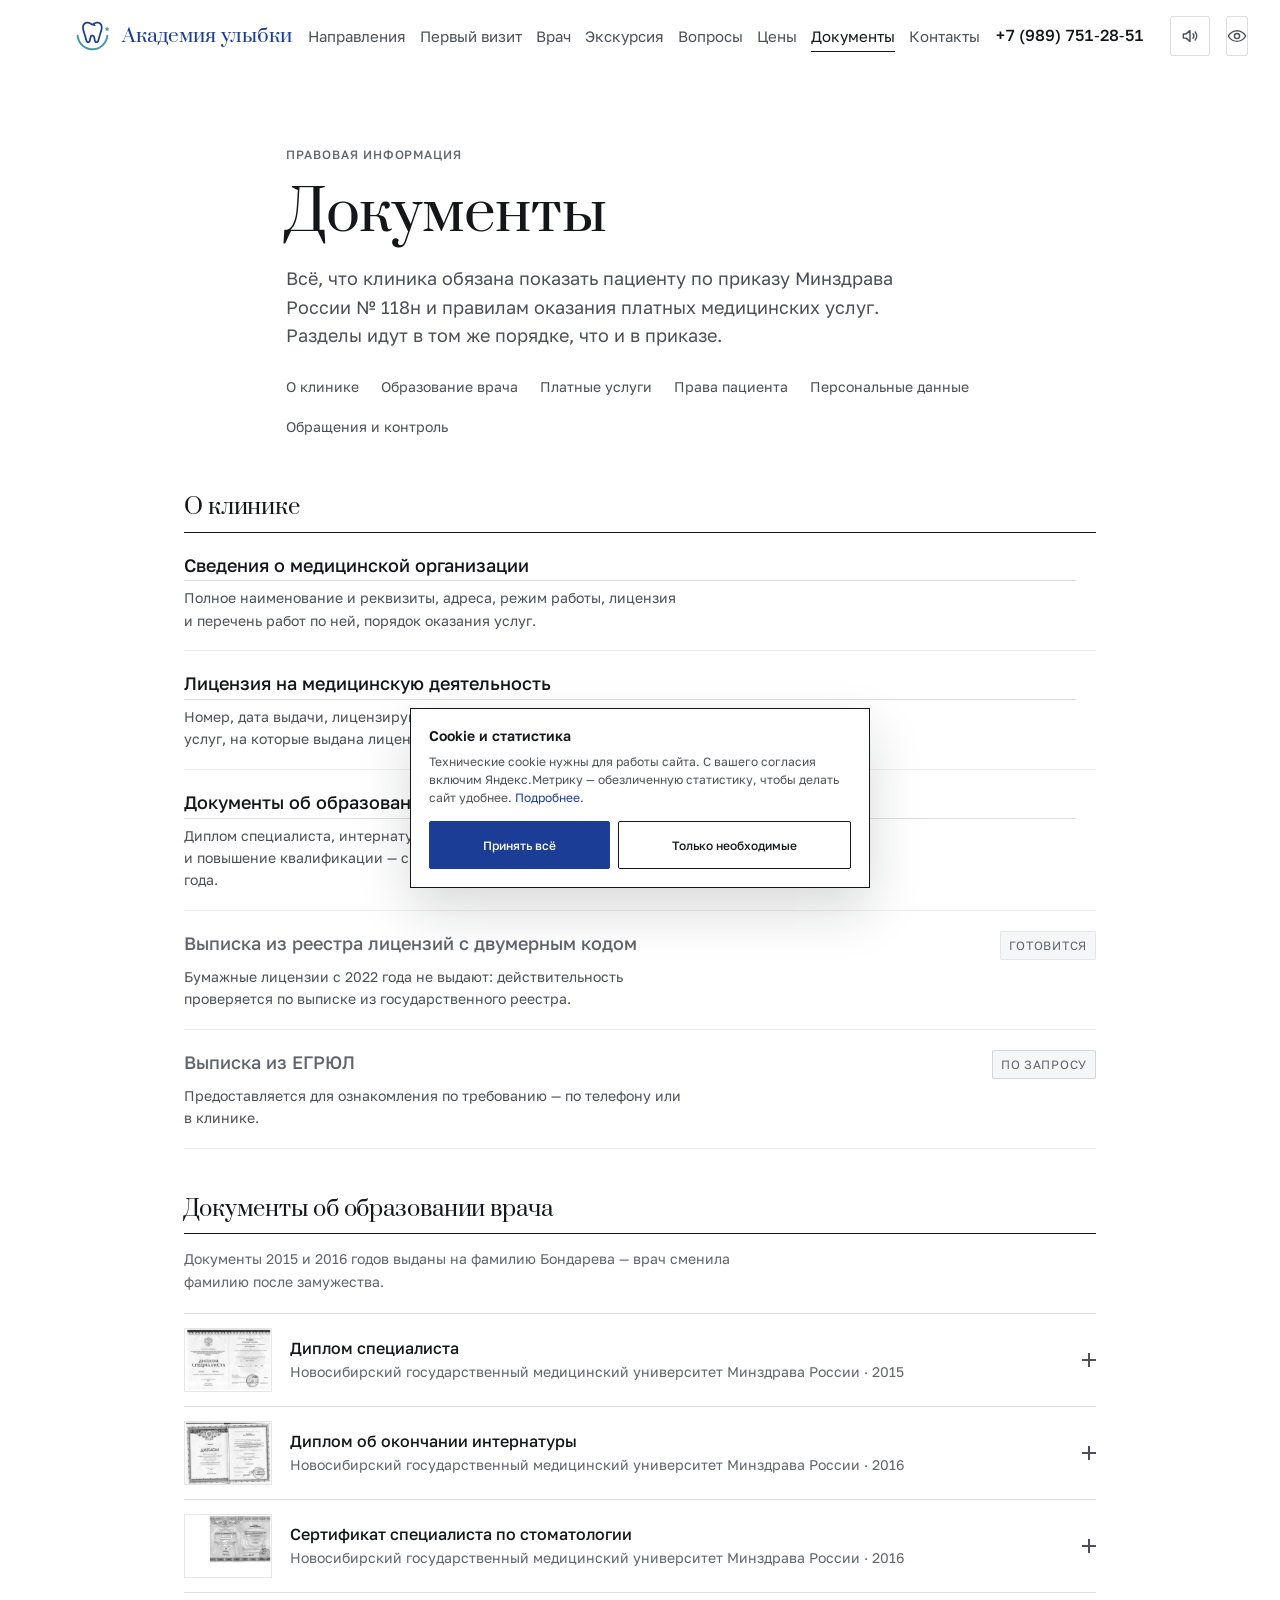
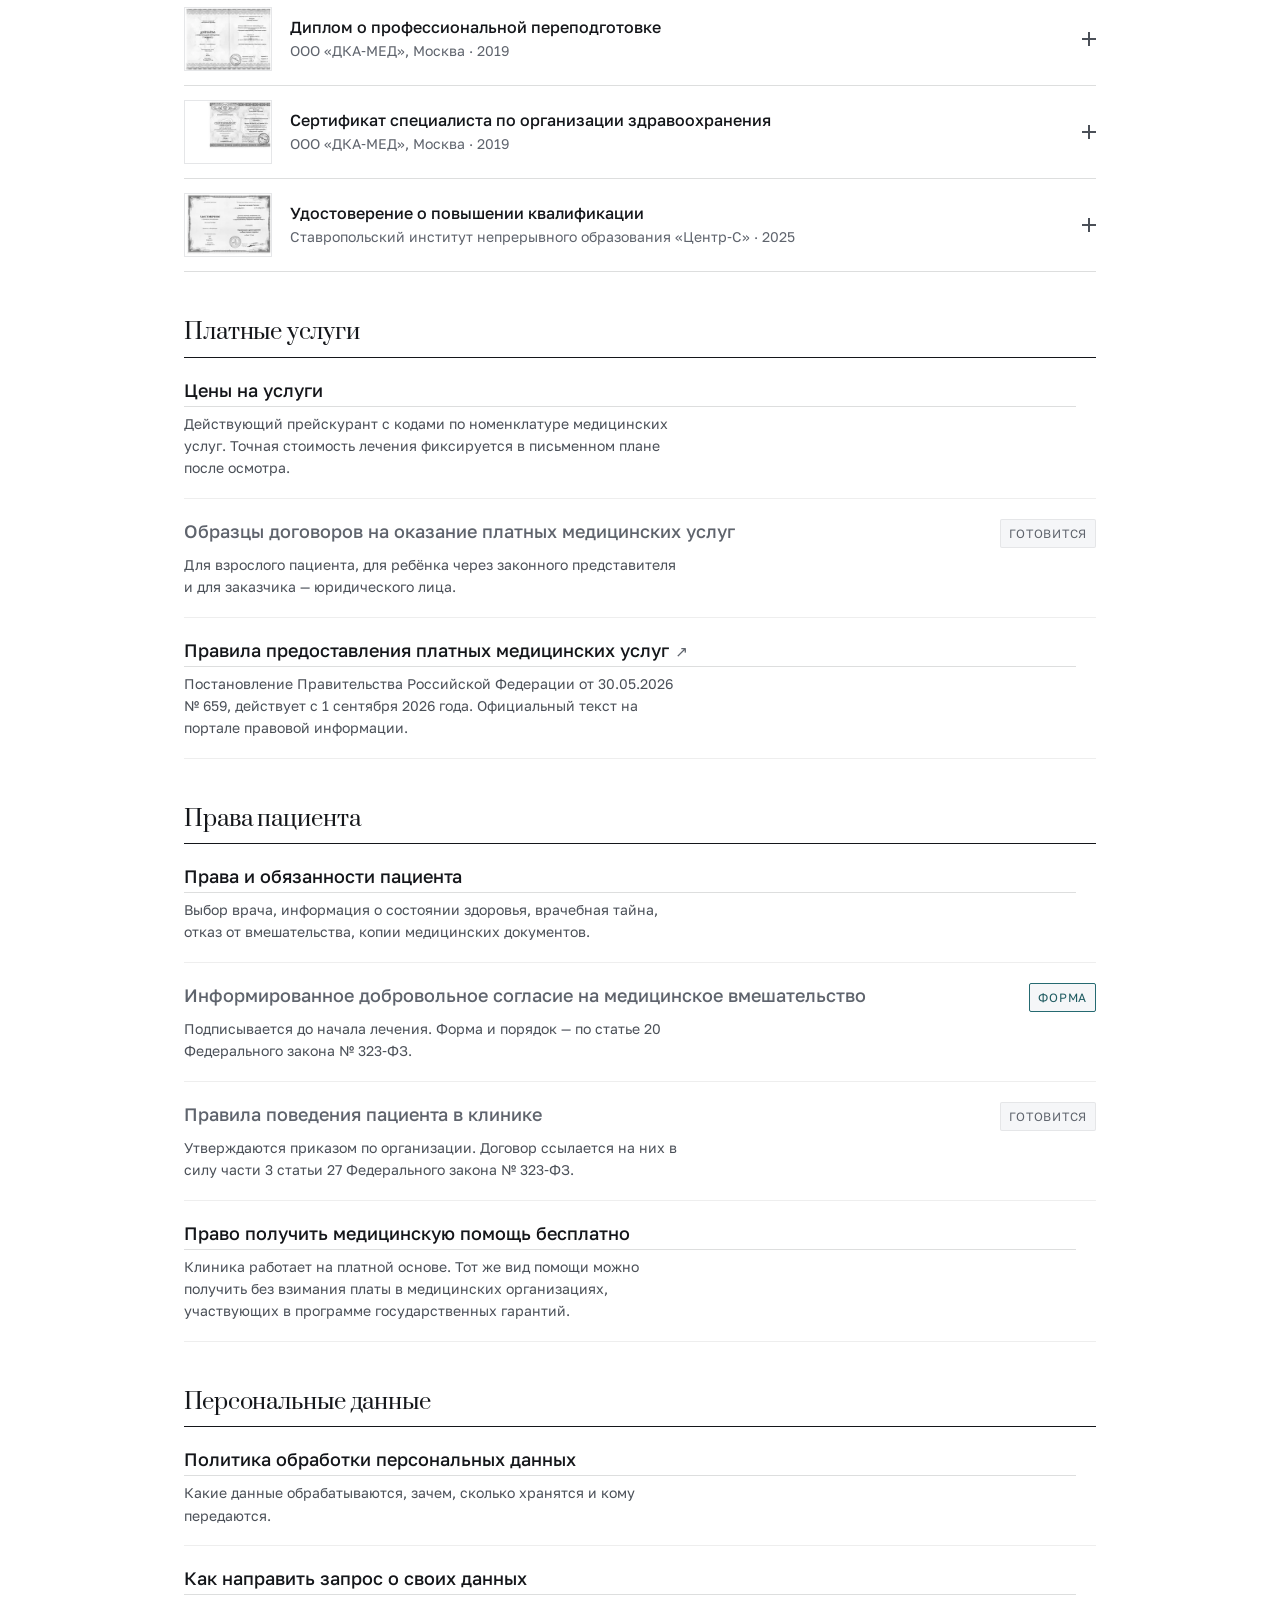
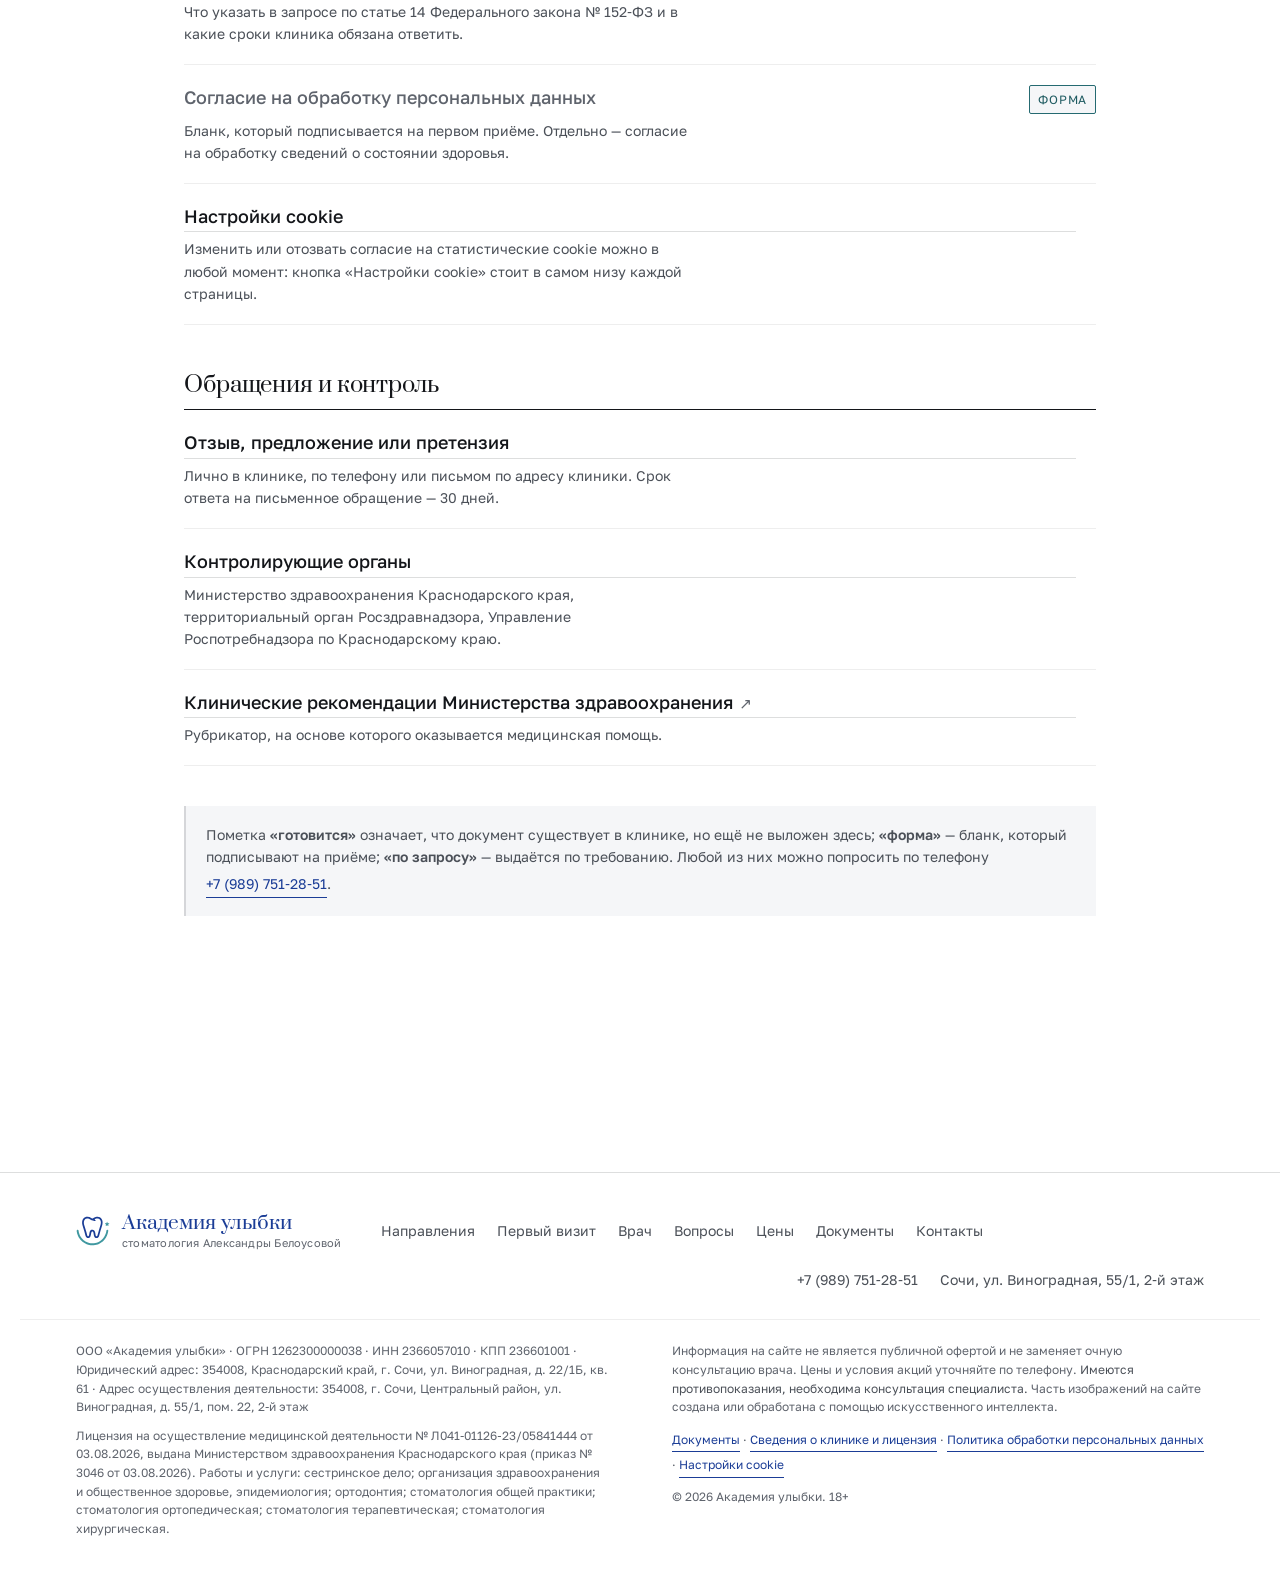
<file: docs.html>
<!doctype html>
<html lang="ru" class="js">
<head>
<meta charset="utf-8">
<meta name="viewport" content="width=device-width, initial-scale=1, viewport-fit=cover">
<noscript><style>.intro,.slab__stone,.hint,.cookie,.vi-btn,.sfx-btn,.msc,.lfpop{display:none!important}.lf > *{display:none!important}.lf__nojs{display:block!important}</style></noscript>
<meta name="color-scheme" content="light">
<meta name="theme-color" content="#ffffff">
<script>(function(){try{var v=JSON.parse(localStorage.getItem('au-vi')||'null');if(!v||!v.on)return;var c=document.documentElement.classList;c.add('vi');if(v.size>1)c.add('vi-'+v.size);if(v.scheme&&v.scheme!=='light')c.add('vi-'+v.scheme);if(v.noimg)c.add('vi-noimg');}catch(e){}})()</script>
<title>Документы и лицензия — «Академия улыбки», Сочи</title>
<meta name="description" content="Лицензия, сведения о клинике, политика обработки персональных данных, образцы договоров и правила оказания платных медицинских услуг.">
<link rel="canonical" href="https://akademiya-ulybki.ru/docs.html">
<meta name="robots" content="index, follow, max-image-preview:large, max-snippet:-1">
<meta name="geo.region" content="RU-KDA"><meta name="geo.placename" content="Сочи">
<meta property="og:type" content="website"><meta property="og:locale" content="ru_RU">
<meta property="og:site_name" content="Академия улыбки">
<meta property="og:title" content="Документы и лицензия — «Академия улыбки», Сочи"><meta property="og:description" content="Лицензия, сведения о клинике, политика обработки персональных данных, образцы договоров и правила оказания платных медицинских услуг.">
<meta property="og:url" content="https://akademiya-ulybki.ru/docs.html"><meta property="og:image" content="https://akademiya-ulybki.ru/assets/photo/work-2.jpg">
<meta name="twitter:card" content="summary_large_image">
<meta name="referrer" content="strict-origin-when-cross-origin">
<meta http-equiv="Content-Security-Policy" content="default-src 'self'; base-uri 'self'; object-src 'none'; form-action 'self'; img-src 'self' data: https://mc.yandex.ru https://yastatic.net; font-src 'self' data:; style-src 'self' 'unsafe-inline'; script-src 'self' 'sha256-uf9IRJ6S9SdeIRtT3uQ4ZN5GKYj15UnvRTHKgQZUw0E=' 'sha256-1LXJwhTjhb5FxeqhgYHd4vCczdZ8c5LguU8GVJm1BYg=' 'sha256-Ra5G8Cwz9iu30a9GMo/chiUP180IUGdWcqEPL0Vumew=' 'sha256-Du+OJKJSbdUgz5nrHeWWINvez6XKDDU/tyj/5c2uvwo=' 'sha256-Fad+e2s9DBViVv+2N5ZoJPTxf4uKgqPq4xgvrwNtrZU=' https://mc.yandex.ru https://yastatic.net; connect-src 'self' https://mc.yandex.ru; frame-src https://yandex.ru https://mc.yandex.ru">
<link rel="icon" href="assets/logo.svg" type="image/svg+xml">
<link rel="apple-touch-icon" href="assets/web/apple-touch-icon.png">
<link rel="manifest" href="site.webmanifest">
<link rel="preload" href="assets/font/golos-text-cyrillic-400-normal.woff2" as="font" type="font/woff2" crossorigin>
<link rel="preload" href="assets/font/prata-cyrillic-400-normal.woff2" as="font" type="font/woff2" crossorigin>
<link rel="stylesheet" href="styles.css?v=657c37d4">
<script type="application/ld+json">{"@context": "https://schema.org", "@type": ["Dentist", "MedicalClinic"], "name": "Стоматологическая клиника «Академия улыбки»", "legalName": "ООО «Академия улыбки»", "telephone": "+79897512851", "url": "https://akademiya-ulybki.ru/", "address": {"@type": "PostalAddress", "streetAddress": "ул. Виноградная, д. 55/1, пом. 22, 2-й этаж", "addressLocality": "Сочи", "addressRegion": "Краснодарский край", "postalCode": "354008", "addressCountry": "RU"}, "geo": {"@type": "GeoCoordinates", "latitude": 43.608995, "longitude": 39.720852}, "hasMap": "https://yandex.ru/maps/org/akademiya_ulybki/196221666219/", "foundingDate": "2026", "employee": {"@type": "Physician", "name": "Белоусова Александра Сергеевна", "jobTitle": "Врач стоматолог-терапевт, хирург, имплантолог", "alumniOf": "Новосибирский государственный медицинский университет"}, "hasCredential": {"@type": "EducationalOccupationalCredential", "credentialCategory": "license", "name": "Лицензия Л041-01126-23/05841444", "dateCreated": "2026-08-03", "recognizedBy": {"@type": "GovernmentOrganization", "name": "Министерство здравоохранения Краснодарского края"}}, "identifier": [{"@type": "PropertyValue", "propertyID": "ИНН", "value": "2366057010"}, {"@type": "PropertyValue", "propertyID": "ОГРН", "value": "1262300000038"}]}</script>
<script type="application/ld+json">{"@context": "https://schema.org", "@type": "BreadcrumbList", "itemListElement": [{"@type": "ListItem", "position": 1, "name": "Главная", "item": "https://akademiya-ulybki.ru/"}, {"@type": "ListItem", "position": 2, "name": "Документы", "item": "https://akademiya-ulybki.ru/docs.html"}]}</script>
</head>
<body>
<script>document.documentElement.classList.add('js')</script>
<a class="skip" href="#main">К содержимому</a>
<header class="hdr" id="hdr">
  <div class="wrap hdr__in">
    <a class="brand" href="index.html"><img src="assets/logo.svg" alt="" width="34" height="29"><span class="brand__t"><b>Академия улыбки</b><i>стоматология Александры Белоусовой</i></span></a>
    <nav class="nav" id="nav" aria-label="Разделы">
      <div class="nav__quick"><a class="nav__addr" href="index.html#kontakty">Сочи, Виноградная, 55/1, 2‑й этаж</a><div class="nav__chs"><a class="nav__ch nav__ch--tel" href="tel:+79897512851" data-track="nav_tel"><svg viewBox="0 0 32 32" width="17" height="17" fill="none" stroke="currentColor" stroke-width="2" stroke-linecap="round" stroke-linejoin="round" aria-hidden="true"><path d="M7 5h5l3 7-3.5 2a15 15 0 0 0 6.5 6.5L20 17l7 3v5a3 3 0 0 1-3 3A21 21 0 0 1 4 8a3 3 0 0 1 3-3"/></svg><span>Позвонить</span></a><a class="nav__ch nav__ch--wa" href="https://wa.me/79897512851" target="_blank" rel="noopener nofollow" data-track="nav_wa"><svg viewBox="0 0 32 32" width="17" height="17" fill="none" stroke="currentColor" stroke-width="2" stroke-linecap="round" stroke-linejoin="round" aria-hidden="true"><path d="M20.5 3.5A11.9 11.9 0 0 0 3.6 19.3L2 29l9.9-1.6A12 12 0 1 0 20.5 3.5Z"/><path d="M9 9.2c.3-.7.6-.7.9-.7h.6c.2 0 .6 0 .9.7l1.1 2.8c.1.3.2.6 0 .9l-.6.8c-.2.2-.4.5-.2.9a9.6 9.6 0 0 0 4.7 4.1c.4.2.7 0 .9-.2l.9-1c.2-.3.5-.3.8-.1l2.7 1.3c.4.2.7.3.8.5.1.4 0 1.4-.4 2-.4.7-1.6 1.4-2.5 1.5-2.2.2-5.4-1.4-7.7-3.8C8.6 16.2 7.2 13.2 7.4 11c.1-.9.9-1.4 1.6-1.8Z"/></svg><span>WhatsApp</span></a></div></div>
      <a href="index.html#napravleniya">Направления</a><a href="index.html#pervyj-vizit">Первый визит</a><a href="index.html#vrach">Врач</a><a href="index.html#ekskursiya">Экскурсия</a><a href="faq.html">Вопросы</a><a href="prices.html">Цены</a><a href="docs.html" class="is-cur">Документы</a><a href="index.html#kontakty">Контакты</a>
    </nav>
    <a class="hdr__tel" href="tel:+79897512851"><svg class="hdr__tel-i" width="18" height="18" viewBox="0 0 24 24" fill="none" stroke="currentColor" stroke-width="1.7" stroke-linecap="round" stroke-linejoin="round" aria-hidden="true"><path d="M5 4h4l2 5-2.5 1.5a11 11 0 0 0 5 5L15 13l5 2v4a2 2 0 0 1-2 2A16 16 0 0 1 3 6a2 2 0 0 1 2-2"/></svg><span>+7 (989) 751‑28‑51</span></a>
    <button class="sfx-btn" type="button" id="sfx-toggle" aria-pressed="true" title="Выключить звук"><svg width="20" height="20" viewBox="0 0 24 24" fill="none" stroke="currentColor" stroke-width="1.7" stroke-linecap="round" stroke-linejoin="round" aria-hidden="true"><path d="M4 9.5h3.2L12 5.5v13L7.2 14.5H4z"/><path class="sfx-wave" d="M15.6 9.4a4 4 0 0 1 0 5.2"/><path class="sfx-wave" d="M18.2 7.2a7.4 7.4 0 0 1 0 9.6"/><path class="sfx-off" d="M16 9.6l5 4.8M21 9.6l-5 4.8"/></svg><span class="vis-hidden">Звук</span></button>
    <button class="vi-btn" type="button" id="vi-toggle" aria-pressed="false" aria-controls="vi-panel" title="Версия для слабовидящих"><svg width="20" height="20" viewBox="0 0 24 24" fill="none" stroke="currentColor" stroke-width="1.7" stroke-linecap="round" stroke-linejoin="round" aria-hidden="true"><path d="M1.6 12S5.2 5.6 12 5.6 22.4 12 22.4 12 18.8 18.4 12 18.4 1.6 12 1.6 12Z"/><circle cx="12" cy="12" r="3.1"/></svg><span class="vi-btn__t">Для слабовидящих</span></button>
    <button class="burger" type="button" aria-label="Меню" aria-expanded="false" aria-controls="nav"><span></span></button>
  </div>
</header>
<div class="vip" id="vi-panel" hidden role="region" aria-label="Настройки отображения">
  <div class="wrap vip__in">
    <div class="vip__g"><span class="vip__l">Размер текста</span>
      <button class="vip__b vip__b--a1" type="button" data-vi="size:1" aria-pressed="false" aria-label="Обычный размер">А</button>
      <button class="vip__b vip__b--a2" type="button" data-vi="size:2" aria-pressed="false" aria-label="Крупный размер">А</button>
      <button class="vip__b vip__b--a3" type="button" data-vi="size:3" aria-pressed="false" aria-label="Очень крупный размер">А</button>
    </div>
    <div class="vip__g"><span class="vip__l">Цвета</span>
      <button class="vip__b vip__c vip__c--l" type="button" data-vi="scheme:light" aria-pressed="false">Чёрным на белом</button>
      <button class="vip__b vip__c vip__c--d" type="button" data-vi="scheme:dark" aria-pressed="false">Белым на чёрном</button>
      <button class="vip__b vip__c vip__c--s" type="button" data-vi="scheme:sepia" aria-pressed="false">Коричневым на бежевом</button>
    </div>
    <div class="vip__g"><span class="vip__l">Изображения</span>
      <button class="vip__b" type="button" data-vi="noimg:0" aria-pressed="false">Показывать</button>
      <button class="vip__b" type="button" data-vi="noimg:1" aria-pressed="false">Скрыть</button>
    </div>
    <button class="vip__off" type="button" data-vi="off:1">Обычная версия сайта</button>
  </div>
</div>
<main id="main">

<section class="page">
  <div class="wrap page__head">
    <p class="eyebrow">Правовая информация</p>
    <h1>Документы</h1>
    <p class="lead">Всё, что клиника обязана показать пациенту по приказу Минздрава России № 118н и правилам оказания платных медицинских услуг. Разделы идут в том же порядке, что и в приказе.</p>
    <nav class="pnav pnav--inline" aria-label="Разделы">
      <a href="#o-klinike">О клинике</a><a href="#obrazovanie">Образование врача</a><a href="#uslugi">Платные услуги</a><a href="#prava-pacienta">Права пациента</a><a href="#personalnye-dannye">Персональные данные</a><a href="#obrashcheniya-doc">Обращения и контроль</a>
    </nav>
  </div>
  <div class="wrap docs">

    <h2 id="o-klinike">О клинике</h2>
    <ul class="docs__l">
      <li><a class="docs__t" href="info.html">Сведения о медицинской организации</a><p>Полное наименование и реквизиты, адреса, режим работы, лицензия и перечень работ по ней, порядок оказания услуг.</p></li>
      <li><a class="docs__t" href="info.html#licenziya">Лицензия на медицинскую деятельность</a><p>Номер, дата выдачи, лицензирующий орган и полный перечень работ и услуг, на которые выдана лицензия.</p></li>
      <li><a class="docs__t" href="info.html#vrach">Документы об образовании и квалификации врача</a><p>Диплом специалиста, интернатура, профессиональная переподготовка и повышение квалификации — с указанием учреждения, программы и года.</p></li>
      <li><span class="docs__t docs__t--off">Выписка из реестра лицензий с двумерным кодом</span><span class="docs__s docs__s--soon">готовится</span><p>Бумажные лицензии с 2022 года не выдают: действительность проверяется по выписке из государственного реестра.</p></li>
      <li><span class="docs__t docs__t--off">Выписка из ЕГРЮЛ</span><span class="docs__s docs__s--ask">по запросу</span><p>Предоставляется для ознакомления по требованию — по телефону или в клинике.</p></li>
    </ul>

    <h2 id="obrazovanie">Документы об образовании врача</h2>
    <p class="edu__note">Документы 2015 и 2016 годов выданы на фамилию Бондарева — врач сменила фамилию после замужества.</p>
    <div class="edu">
      <details class="edu__i"><summary><img class="edu__th" src="assets/edu/diplom-2015-th.webp" alt="" width="220" height="160" loading="lazy" decoding="async"><span class="edu__tx"><b>Диплом специалиста</b><span>Новосибирский государственный медицинский университет Минздрава России · 2015</span></span><i aria-hidden="true"></i></summary><div class="edu__a"><img src="assets/edu/diplom-2015.webp" loading="lazy" decoding="async" alt="Диплом специалиста, 2015" width="1400" height="1018"><p>Специальность «Стоматология», квалификация «врач-стоматолог». Очная форма обучения, пять лет.</p></div></details>
      <details class="edu__i"><summary><img class="edu__th" src="assets/edu/internatura-2016-th.webp" alt="" width="220" height="160" loading="lazy" decoding="async"><span class="edu__tx"><b>Диплом об окончании интернатуры</b><span>Новосибирский государственный медицинский университет Минздрава России · 2016</span></span><i aria-hidden="true"></i></summary><div class="edu__a"><img src="assets/edu/internatura-2016.webp" loading="lazy" decoding="async" alt="Диплом об окончании интернатуры, 2016" width="1400" height="1018"><p>Послевузовское профессиональное образование по специальности «Стоматология».</p></div></details>
      <details class="edu__i"><summary><img class="edu__th" src="assets/edu/sertifikat-2016-th.webp" alt="" width="220" height="160" loading="lazy" decoding="async"><span class="edu__tx"><b>Сертификат специалиста по стоматологии</b><span>Новосибирский государственный медицинский университет Минздрава России · 2016</span></span><i aria-hidden="true"></i></summary><div class="edu__a"><img src="assets/edu/sertifikat-2016.webp" loading="lazy" decoding="async" alt="Сертификат специалиста по стоматологии, 2016" width="1400" height="1018"><p>Допуск к осуществлению медицинской деятельности по специальности «Стоматология». С 2021 года допуск подтверждается свидетельством об аккредитации.</p></div></details>
      <details class="edu__i"><summary><img class="edu__th" src="assets/edu/perepodgotovka-2019-th.webp" alt="" width="220" height="160" loading="lazy" decoding="async"><span class="edu__tx"><b>Диплом о профессиональной переподготовке</b><span>ООО «ДКА‑МЕД», Москва · 2019</span></span><i aria-hidden="true"></i></summary><div class="edu__a"><img src="assets/edu/perepodgotovka-2019.webp" loading="lazy" decoding="async" alt="Диплом о профессиональной переподготовке, 2019" width="1400" height="1018"><p>Программа «Организация здравоохранения и общественное здоровье», 576 часов.</p></div></details>
      <details class="edu__i"><summary><img class="edu__th" src="assets/edu/sertifikat-2019-th.webp" alt="" width="220" height="160" loading="lazy" decoding="async"><span class="edu__tx"><b>Сертификат специалиста по организации здравоохранения</b><span>ООО «ДКА‑МЕД», Москва · 2019</span></span><i aria-hidden="true"></i></summary><div class="edu__a"><img src="assets/edu/sertifikat-2019.webp" loading="lazy" decoding="async" alt="Сертификат специалиста по организации здравоохранения, 2019" width="1400" height="1018"><p>Специальность «Организация здравоохранения и общественное здоровье».</p></div></details>
      <details class="edu__i"><summary><img class="edu__th" src="assets/edu/pk-2025-th.webp" alt="" width="220" height="160" loading="lazy" decoding="async"><span class="edu__tx"><b>Удостоверение о повышении квалификации</b><span>Ставропольский институт непрерывного образования «Центр‑С» · 2025</span></span><i aria-hidden="true"></i></summary><div class="edu__a"><img src="assets/edu/pk-2025.webp" loading="lazy" decoding="async" alt="Удостоверение о повышении квалификации, 2025" width="1400" height="1018"><p>Программа «Организация здравоохранения и общественное здоровье», 144 часа.</p></div></details>
      
    </div>

    <h2 id="uslugi">Платные услуги</h2>
    <ul class="docs__l">
      <li><a class="docs__t" href="prices.html">Цены на услуги</a><p>Действующий прейскурант с кодами по номенклатуре медицинских услуг. Точная стоимость лечения фиксируется в письменном плане после осмотра.</p></li>
      <li><span class="docs__t docs__t--off">Образцы договоров на оказание платных медицинских услуг</span><span class="docs__s docs__s--soon">готовится</span><p>Для взрослого пациента, для ребёнка через законного представителя и для заказчика — юридического лица.</p></li>
      <li><a class="docs__t docs__t--ext" href="http://publication.pravo.gov.ru/document/0001202606010083" target="_blank" rel="noopener nofollow">Правила предоставления платных медицинских услуг</a><p>Постановление Правительства Российской Федерации от 30.05.2026 № 659, действует с 1 сентября 2026 года. Официальный текст на портале правовой информации.</p></li>
    </ul>

    <h2 id="prava-pacienta">Права пациента</h2>
    <ul class="docs__l">
      <li><a class="docs__t" href="info.html#prava">Права и обязанности пациента</a><p>Выбор врача, информация о состоянии здоровья, врачебная тайна, отказ от вмешательства, копии медицинских документов.</p></li>
      <li><span class="docs__t docs__t--off">Информированное добровольное согласие на медицинское вмешательство</span><span class="docs__s docs__s--form">форма</span><p>Подписывается до начала лечения. Форма и порядок — по статье 20 Федерального закона № 323‑ФЗ.</p></li>
      <li><span class="docs__t docs__t--off">Правила поведения пациента в клинике</span><span class="docs__s docs__s--soon">готовится</span><p>Утверждаются приказом по организации. Договор ссылается на них в силу части 3 статьи 27 Федерального закона № 323‑ФЗ.</p></li>
      <li><a class="docs__t" href="info.html#besplatno">Право получить медицинскую помощь бесплатно</a><p>Клиника работает на платной основе. Тот же вид помощи можно получить без взимания платы в медицинских организациях, участвующих в программе государственных гарантий.</p></li>
    </ul>

    <h2 id="personalnye-dannye">Персональные данные</h2>
    <ul class="docs__l">
      <li><a class="docs__t" href="privacy.html">Политика обработки персональных данных</a><p>Какие данные обрабатываются, зачем, сколько хранятся и кому передаются.</p></li>
      <li><a class="docs__t" href="privacy.html#zapros">Как направить запрос о своих данных</a><p>Что указать в запросе по статье 14 Федерального закона № 152‑ФЗ и в какие сроки клиника обязана ответить.</p></li>
      <li><span class="docs__t docs__t--off">Согласие на обработку персональных данных</span><span class="docs__s docs__s--form">форма</span><p>Бланк, который подписывается на первом приёме. Отдельно — согласие на обработку сведений о состоянии здоровья.</p></li>
      <li><a class="docs__t" href="privacy.html#cookie-razdel">Настройки cookie</a><p>Изменить или отозвать согласие на статистические cookie можно в любой момент: кнопка «Настройки cookie» стоит в самом низу каждой страницы.</p></li>
    </ul>

    <h2 id="obrashcheniya-doc">Обращения и контроль</h2>
    <ul class="docs__l">
      <li><a class="docs__t" href="info.html#obrashcheniya">Отзыв, предложение или претензия</a><p>Лично в клинике, по телефону или письмом по адресу клиники. Срок ответа на письменное обращение — 30 дней.</p></li>
      <li><a class="docs__t" href="info.html#kontrol">Контролирующие органы</a><p>Министерство здравоохранения Краснодарского края, территориальный орган Росздравнадзора, Управление Роспотребнадзора по Краснодарскому краю.</p></li>
      <li><a class="docs__t docs__t--ext" href="https://cr.minzdrav.gov.ru/" target="_blank" rel="noopener nofollow">Клинические рекомендации Министерства здравоохранения</a><p>Рубрикатор, на основе которого оказывается медицинская помощь.</p></li>
    </ul>

    <p class="docs__note">Пометка <b>«готовится»</b> означает, что документ существует в клинике, но ещё не выложен здесь; <b>«форма»</b> — бланк, который подписывают на приёме; <b>«по запросу»</b> — выдаётся по требованию. Любой из них можно попросить по телефону <a class="lnk" href="tel:+79897512851">+7 (989) 751‑28‑51</a>.</p>
  </div>
</section>
</main>
<footer class="ftr">
  <div class="wrap ftr__in">
    <a class="brand" href="index.html"><img src="assets/logo.svg" alt="" width="34" height="29"><span class="brand__t"><b>Академия улыбки</b><i>стоматология Александры Белоусовой</i></span></a>
    <nav class="ftr__nav" aria-label="Подвал"><a href="index.html#napravleniya">Направления</a><a href="index.html#pervyj-vizit">Первый визит</a><a href="index.html#vrach">Врач</a><a href="faq.html">Вопросы</a><a href="prices.html">Цены</a><a href="docs.html">Документы</a><a href="index.html#kontakty">Контакты</a></nav>
    <div class="ftr__c"><a href="tel:+79897512851">+7 (989) 751‑28‑51</a><span>Сочи, ул. Виноградная, 55/1, 2‑й этаж</span></div>
  </div>
  <div class="wrap ftr__legal">
    <div class="ftr__col">
    <p>ООО «Академия улыбки» · ОГРН 1262300000038 · ИНН 2366057010 · КПП 236601001 · Юридический адрес: 354008, Краснодарский край, г. Сочи, ул. Виноградная, д. 22/1Б, кв. 61 · Адрес осуществления деятельности: 354008, г. Сочи, Центральный район, ул. Виноградная, д. 55/1, пом. 22, 2‑й этаж</p>
    <p>Лицензия на осуществление медицинской деятельности № Л041‑01126‑23/05841444 от 03.08.2026, выдана Министерством здравоохранения Краснодарского края (приказ № 3046 от 03.08.2026). Работы и услуги: сестринское дело; организация здравоохранения и общественное здоровье, эпидемиология; ортодонтия; стоматология общей практики; стоматология ортопедическая; стоматология терапевтическая; стоматология хирургическая.</p>
    </div>
    <div class="ftr__col">
    <p>Информация на сайте не является публичной офертой и не заменяет очную консультацию врача. Цены и условия акций уточняйте по телефону. <span class="ftr__warn">Имеются противопоказания, необходима консультация специалиста.</span> Часть изображений на сайте создана или обработана с помощью искусственного интеллекта.</p>
    <p><a class="lnk" href="docs.html">Документы</a> · <a class="lnk" href="info.html">Сведения о клинике и лицензия</a> · <a class="lnk" href="privacy.html">Политика обработки персональных данных</a> · <button class="lnk" type="button" id="cookie-settings">Настройки cookie</button></p>
    <p>© 2026 Академия улыбки. 18+</p>
    </div>
  </div>
</footer>

<div class="lfpop" id="lfpop" hidden>
  <div class="lfpop__back" data-lf-close></div>
  <div class="lfpop__box" role="dialog" aria-modal="true" aria-labelledby="lf-pop-t">
    <button class="lfpop__x" type="button" aria-label="Закрыть" data-lf-close></button>
    <!-- Тот же помощник, что зовёт из угла, встречает и внутри окна: человек
         видит, что попал туда, куда нажимал. После отправки он подпрыгивает —
         это единственное место, где прыжок уместен. Картинка декоративная,
         поэтому alt пустой: всё, что нужно знать, сказано текстом рядом. -->
    
    <form class="lf lf--compact" id="lf-pop" novalidate>
      <div class="lf__head">
        <p class="eyebrow">Прежде чем уйти</p>
        <h3 class="lf__t">Перезвоним и подберём время</h3>
        <p class="lf__p">Имя и телефон — остальное спросим при звонке.</p>
      </div>
      <div class="lf__grid">
        <label class="lf__f">
          <span class="lf__l">Как вас зовут</span>
          <!-- У полей с именем и телефоном намеренно нет атрибута name.
               Без него браузер не может подставить их в адресную строку: если
               скрипт по какой-то причине не перехватит отправку, форма уйдёт
               обычным запросом — и тогда имя и телефон пациента оказались бы в
               адресе страницы, в истории браузера и в журналах сервера.
               Скрипт берёт поля по id, автоподстановку ведёт autocomplete —
               оба механизма в name не нуждаются. У переключателя времени name
               остаётся: без него три кнопки перестанут быть одной группой, а
               личных данных в нём нет. -->
          <input class="lf__i" type="text" id="lf-pop-name" autocomplete="given-name"
                 required minlength="2" maxlength="60" placeholder="Имя">
        </label>
        <label class="lf__f">
          <span class="lf__l">Телефон</span>
          <!-- «+7» стоит отдельной надписью и набран жирнее остального номера:
               так сразу видно, что вводить нужно с девятки. Если всё же начнут
               с восьмёрки или с +7, поле снимет их само. -->
          <span class="lf__tel">
            <span class="lf__tel-code" aria-hidden="true">+7</span>
            <input class="lf__i lf__i--tel" type="tel" id="lf-pop-tel" autocomplete="tel"
                   required inputmode="tel" maxlength="22" placeholder="(___) ___-__-__"
                   aria-describedby="lf-pop-tel-code">
            <span class="vis-hidden" id="lf-pop-tel-code">Код страны +7 подставляется сам</span>
          </span>
        </label>
      </div>
      <!-- Во всплывающем окне этот блок скрыт стилем (.lf--compact): там нужно
           спросить минимум, иначе окно занимает весь экран телефона. Поле не
           удалено, а скрыто — значение «в любое время» всё равно уходит в
           заявку, и разметка форм остаётся одна и та же. -->
      <fieldset class="lf__when">
        <legend class="lf__l">Когда удобно принять звонок</legend>
        <span class="lf__chips">
          <label class="lf__chip"><input type="radio" name="when" value="в любое время" checked><span>В любое время</span></label>
          <label class="lf__chip"><input type="radio" name="when" value="до 12:00"><span>До 12:00</span></label>
          <label class="lf__chip"><input type="radio" name="when" value="после 18:00"><span>После 18:00</span></label>
        </span>
      </fieldset>
      <label class="lf__ok">
        <input type="checkbox" name="ok" id="lf-pop-ok" required>
        <span>Согласен на обработку имени и телефона для ответа на обращение — <a href="privacy.html" target="_blank" rel="noopener">политика обработки персональных данных</a></span>
      </label>
      <p class="lf__err" id="lf-pop-err" role="alert" hidden></p>
      <button class="btn btn--fill lf__go" type="submit" data-track="lead_lf-pop">Записаться</button>
      <p class="fine lf__fine">Ответим в рабочее время. Можно и просто позвонить: <a class="lnk" href="tel:+79897512851">+7 (989) 751‑28‑51</a></p>
      <!-- Видно только тогда, когда в браузере выключены скрипты: отправлять
           заявку нечем, и пустая форма, которая молча ничего не делает, хуже,
           чем честная строка с телефоном. -->
      <p class="lf__nojs">Чтобы отправить заявку, нужен включённый JavaScript.
        Позвоните, пожалуйста: <a class="lnk" href="tel:+79897512851">+7 (989) 751‑28‑51</a> —
        запишем на приём за минуту.</p>
    </form>
  </div>
</div>

<!-- КНОПКА ВЫЗОВА В УГЛУ
     Круглая кнопка с облачком — та, что была до маскота. Решение записаться
     приходит не там, где стоит форма, и возвращаться к ней человек чаще всего
     не станет. Появляется не сразу: сначала человек должен что-то прочитать,
     иначе это баннер поверх ещё не увиденной страницы. При наведении
     раскрывается подпись «Записаться», нажатие открывает окно записи. -->
<button class="fab" id="fab" type="button" aria-label="Записаться на приём">
  <span class="fab__ring" aria-hidden="true"></span>
  <span class="fab__ph" aria-hidden="true">
    <svg viewBox="0 0 24 24" fill="none" stroke="currentColor" stroke-width="1.6" stroke-linecap="round" stroke-linejoin="round" aria-hidden="true"><path d="M21 11.5a8.4 8.4 0 0 1-9 8.4c-1.2 0-2.4-.2-3.5-.7L3 21l1.8-5.2A8.2 8.2 0 0 1 4 11.5 8.4 8.4 0 0 1 12.5 3 8.4 8.4 0 0 1 21 11.5z"/><circle cx="9" cy="11.5" r=".9" fill="currentColor" stroke="none"/><circle cx="12.5" cy="11.5" r=".9" fill="currentColor" stroke="none"/><circle cx="16" cy="11.5" r=".9" fill="currentColor" stroke="none"/></svg>
  </span>
  <span class="fab__t">Записаться</span>
</button>


<div class="cookie" id="cookie" hidden role="dialog" aria-modal="false" aria-labelledby="cookie-t">
  <p class="cookie__t" id="cookie-t"><b>Cookie и статистика</b></p>
  <p class="cookie__d">Технические cookie нужны для работы сайта. С вашего согласия включим Яндекс.Метрику — обезличенную статистику, чтобы делать сайт удобнее. <a href="privacy.html">Подробнее</a>.</p>
  <div class="cookie__b">
    <button class="btn btn--fill" type="button" id="cookie-yes">Принять всё</button>
    <button class="btn" type="button" id="cookie-no">Только необходимые</button>
  </div>
</div>

<script>window.__METRIKA="";</script>   <!-- ← номер счётчика Яндекс.Метрики; пусто = статистика выключена -->
<script src="vendor/gsap.min.js?v=2d26f4c0"></script>
<script src="vendor/ScrollTrigger.min.js?v=489bcf6d"></script>
<script src="vendor/Draggable.min.js?v=1d366323"></script>
<script src="main.js?v=87f390c7"></script>
</body>
</html>
</file>
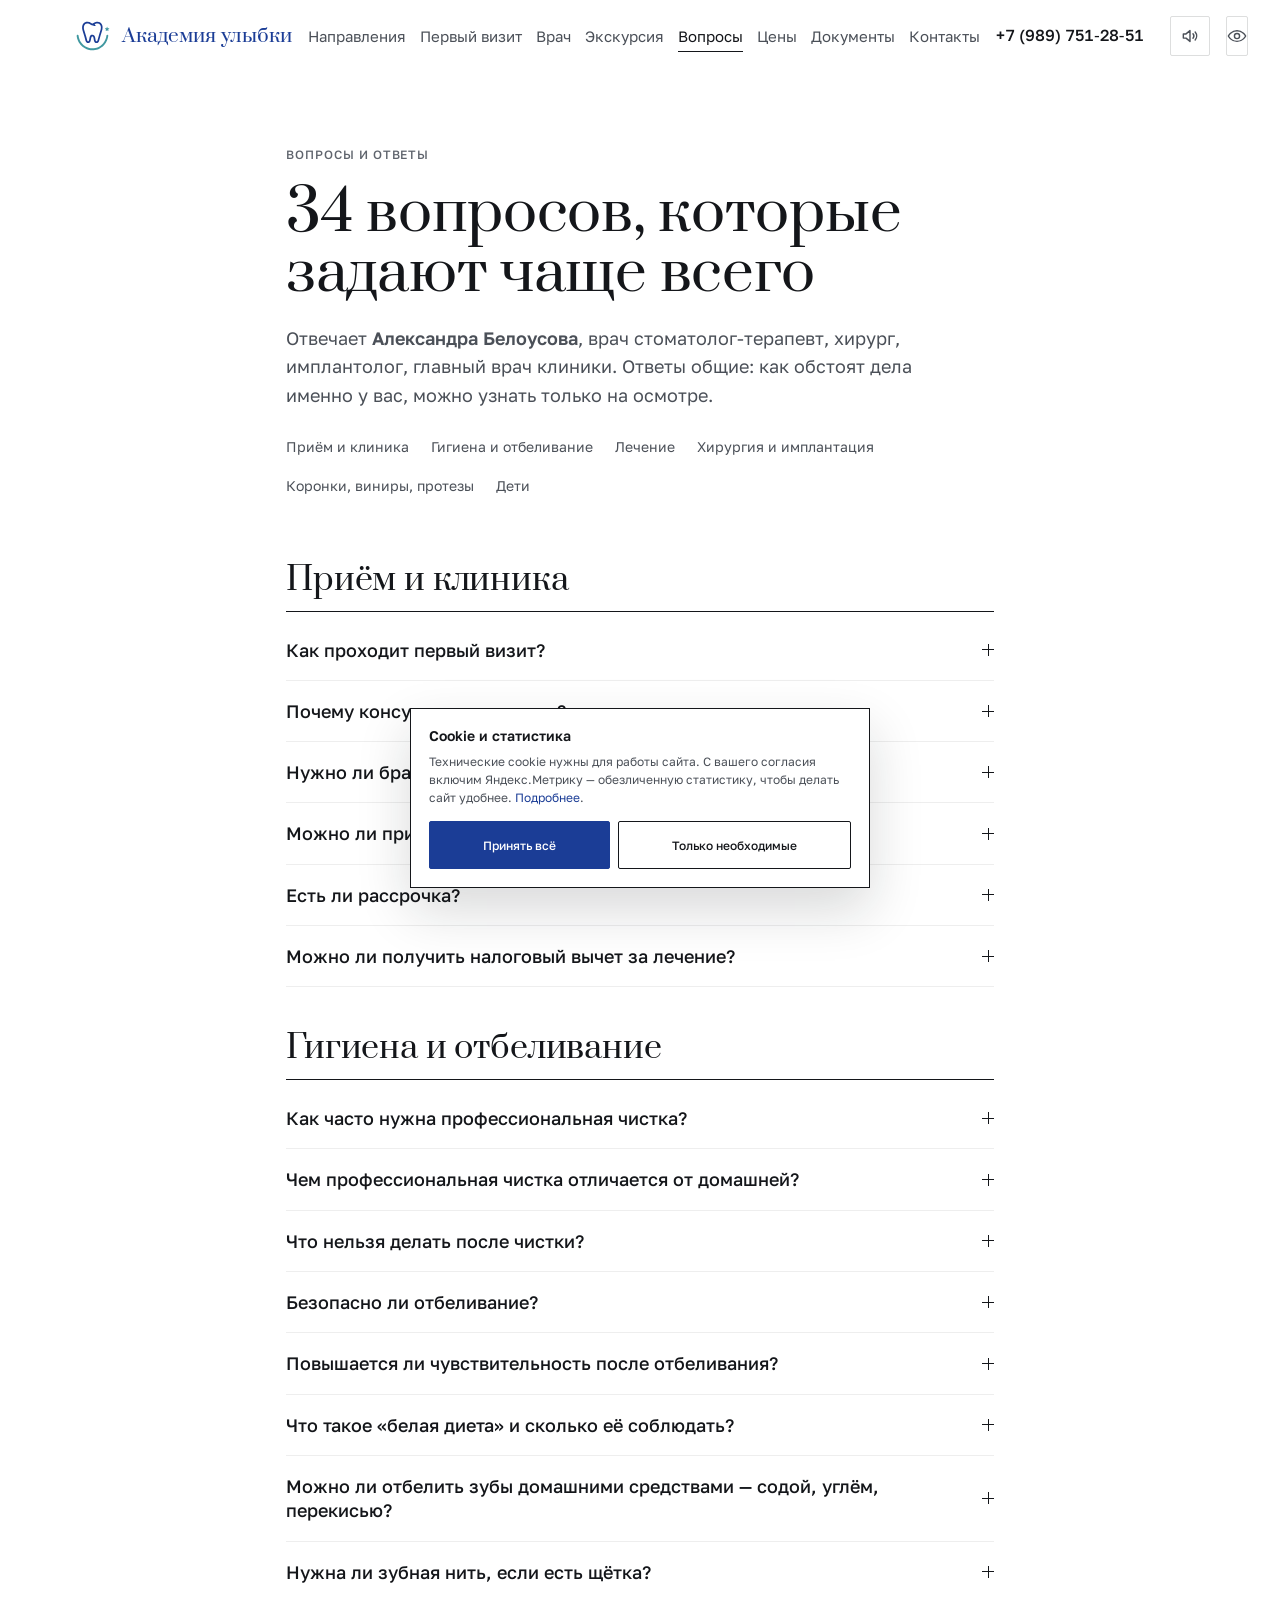
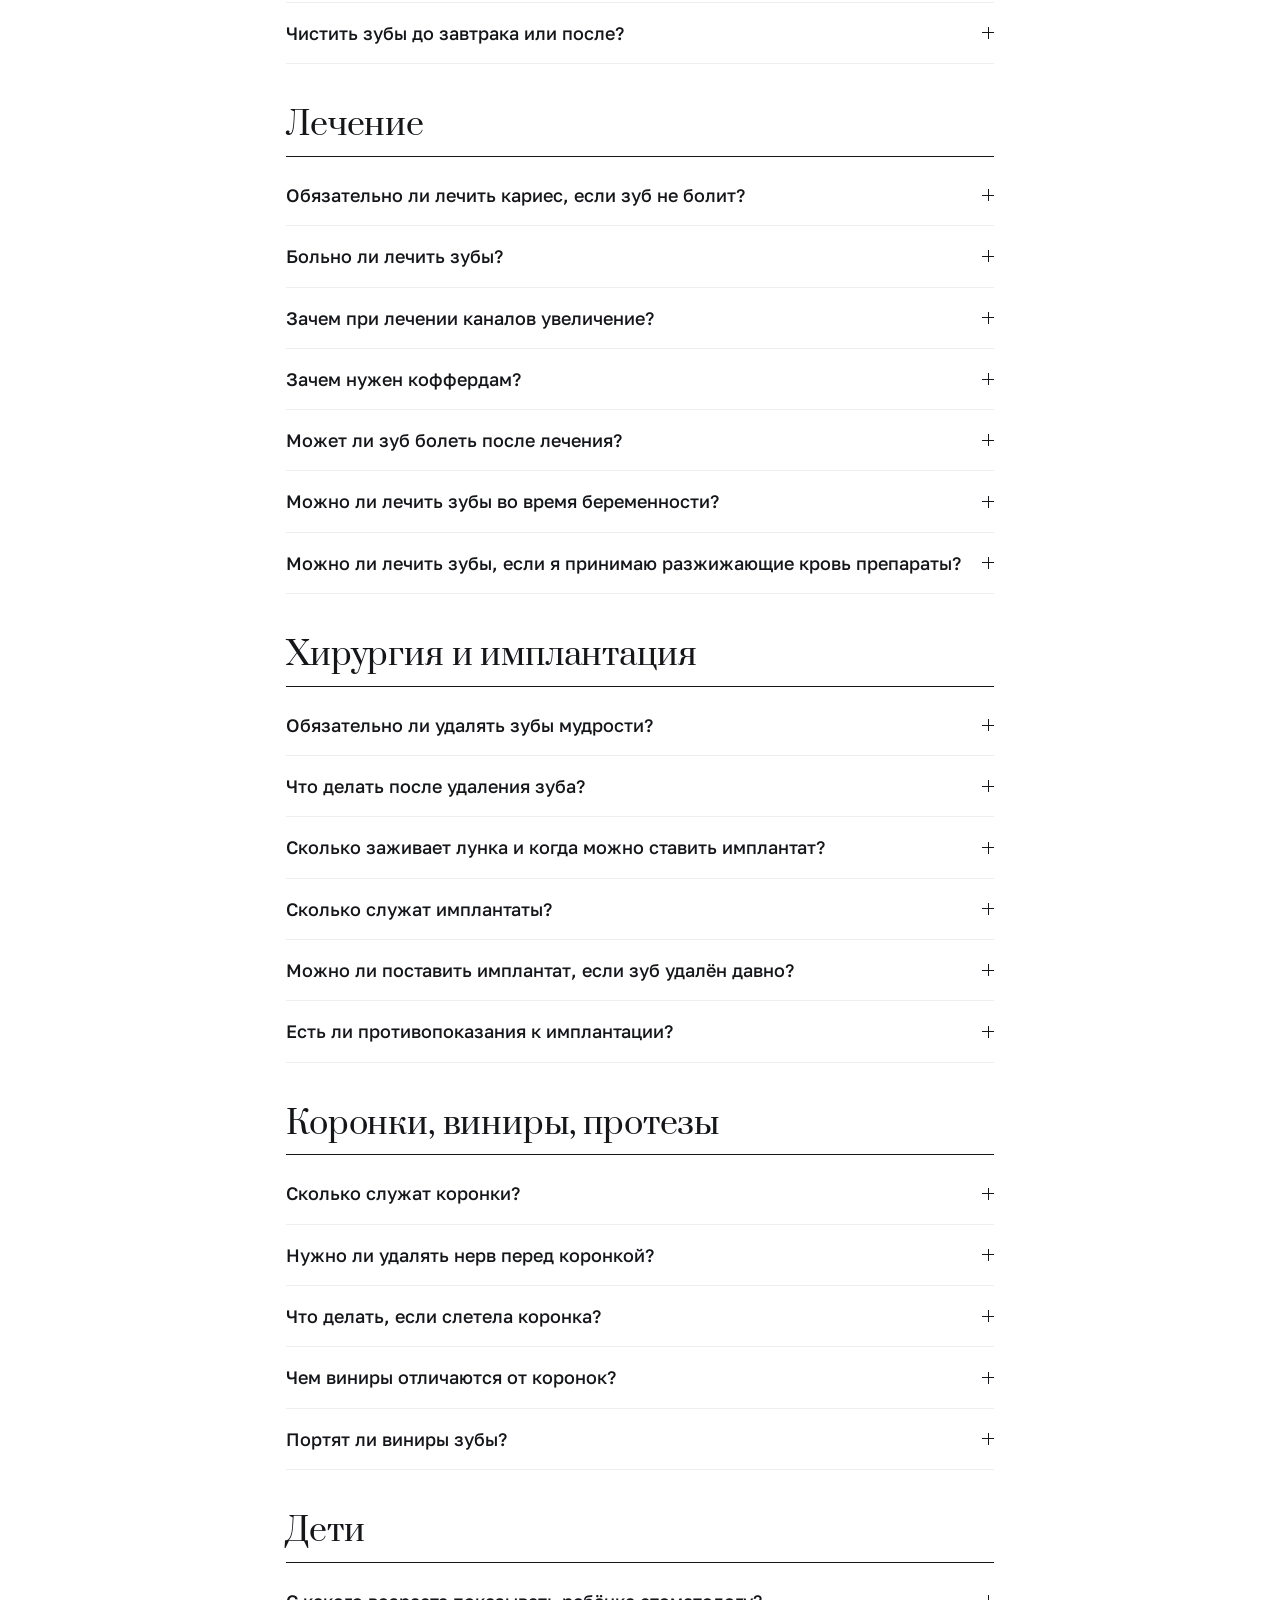
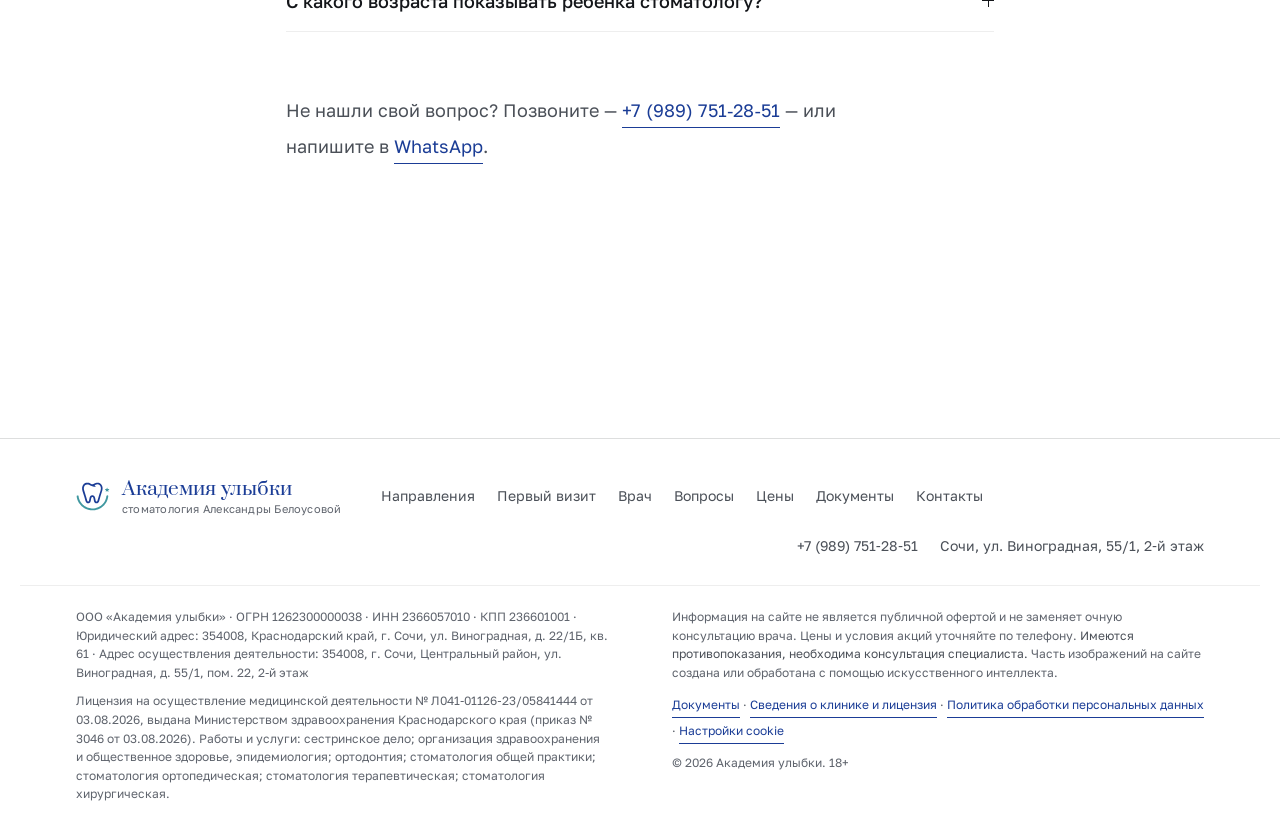
<file: faq.html>
<!doctype html>
<html lang="ru" class="js">
<head>
<meta charset="utf-8">
<meta name="viewport" content="width=device-width, initial-scale=1, viewport-fit=cover">
<noscript><style>.intro,.slab__stone,.hint,.cookie,.vi-btn,.sfx-btn,.msc,.lfpop{display:none!important}.lf > *{display:none!important}.lf__nojs{display:block!important}</style></noscript>
<meta name="color-scheme" content="light">
<meta name="theme-color" content="#ffffff">
<script>(function(){try{var v=JSON.parse(localStorage.getItem('au-vi')||'null');if(!v||!v.on)return;var c=document.documentElement.classList;c.add('vi');if(v.size>1)c.add('vi-'+v.size);if(v.scheme&&v.scheme!=='light')c.add('vi-'+v.scheme);if(v.noimg)c.add('vi-noimg');}catch(e){}})()</script>
<title>Вопросы о лечении зубов — «Академия улыбки», Сочи</title>
<meta name="description" content="Ответы врача-стоматолога на частые вопросы: первый визит, гигиена и отбеливание, лечение, удаление, имплантация, коронки и виниры.">
<link rel="canonical" href="https://akademiya-ulybki.ru/faq.html">
<meta name="robots" content="index, follow, max-image-preview:large, max-snippet:-1">
<meta name="geo.region" content="RU-KDA"><meta name="geo.placename" content="Сочи">
<meta property="og:type" content="website"><meta property="og:locale" content="ru_RU">
<meta property="og:site_name" content="Академия улыбки">
<meta property="og:title" content="Вопросы о лечении зубов — «Академия улыбки», Сочи"><meta property="og:description" content="Ответы врача-стоматолога на частые вопросы: первый визит, гигиена и отбеливание, лечение, удаление, имплантация, коронки и виниры.">
<meta property="og:url" content="https://akademiya-ulybki.ru/faq.html"><meta property="og:image" content="https://akademiya-ulybki.ru/assets/photo/work-2.jpg">
<meta name="twitter:card" content="summary_large_image">
<meta name="referrer" content="strict-origin-when-cross-origin">
<meta http-equiv="Content-Security-Policy" content="default-src 'self'; base-uri 'self'; object-src 'none'; form-action 'self'; img-src 'self' data: https://mc.yandex.ru https://yastatic.net; font-src 'self' data:; style-src 'self' 'unsafe-inline'; script-src 'self' 'sha256-uf9IRJ6S9SdeIRtT3uQ4ZN5GKYj15UnvRTHKgQZUw0E=' 'sha256-zz8BN+zEGraENiFjy2cyujtCp0XmRCXm/QalDBLPEjI=' 'sha256-Du+OJKJSbdUgz5nrHeWWINvez6XKDDU/tyj/5c2uvwo=' 'sha256-Fad+e2s9DBViVv+2N5ZoJPTxf4uKgqPq4xgvrwNtrZU=' https://mc.yandex.ru https://yastatic.net; connect-src 'self' https://mc.yandex.ru; frame-src https://yandex.ru https://mc.yandex.ru">
<link rel="icon" href="assets/logo.svg" type="image/svg+xml">
<link rel="apple-touch-icon" href="assets/web/apple-touch-icon.png">
<link rel="manifest" href="site.webmanifest">
<link rel="preload" href="assets/font/golos-text-cyrillic-400-normal.woff2" as="font" type="font/woff2" crossorigin>
<link rel="preload" href="assets/font/prata-cyrillic-400-normal.woff2" as="font" type="font/woff2" crossorigin>
<link rel="stylesheet" href="styles.css?v=657c37d4">
<script type="application/ld+json">{"@context": "https://schema.org", "@type": "FAQPage", "mainEntity": [{"@type": "Question", "name": "Как проходит первый визит?", "acceptedAnswer": {"@type": "Answer", "text": "Первичный приём длится около часа. Мы разговариваем о том, что беспокоит и чего вы ждёте, осматриваем полость рта, делаем фотопротокол и, если нужно, даём направление на снимок. В конце вы получаете письменный план лечения с этапами и стоимостью. Никаких процедур «заодно» в первый визит не делается — только по вашему решению."}}, {"@type": "Question", "name": "Почему консультация платная?", "acceptedAnswer": {"@type": "Answer", "text": "Потому что это час работы врача, а не десять минут осмотра «на бегу». За это время вы получаете документ — план и смету, — с которым можно пойти и в другую клинику. Если вы начинаете лечение у нас в течение 30 дней, стоимость консультации вычитается из его цены."}}, {"@type": "Question", "name": "Нужно ли брать с собой снимки и выписки?", "acceptedAnswer": {"@type": "Answer", "text": "Да, если они есть: панорамный снимок, КЛКТ, план из другой клиники, список принимаемых лекарств. Это экономит время и деньги — повторять свежие снимки не придётся."}}, {"@type": "Question", "name": "Можно ли прийти с острой болью без записи?", "acceptedAnswer": {"@type": "Answer", "text": "Позвоните — если в расписании есть окно, примем в тот же день. Острая боль всегда в приоритете: сначала снимаем её, потом планируем остальное."}}, {"@type": "Question", "name": "Есть ли рассрочка?", "acceptedAnswer": {"@type": "Answer", "text": "Да, для планового лечения. Условия зависят от объёма плана, поэтому обсуждаем их на приёме, когда план уже составлен."}}, {"@type": "Question", "name": "Можно ли получить налоговый вычет за лечение?", "acceptedAnswer": {"@type": "Answer", "text": "Да. Мы выдаём договор, копию лицензии и справку об оплате медицинских услуг по установленной форме — этого достаточно для вычета 13 %."}}, {"@type": "Question", "name": "Как часто нужна профессиональная чистка?", "acceptedAnswer": {"@type": "Answer", "text": "Мы рекомендуем раз в три месяца: за этот срок налёт не успевает превратиться в камень, а врач вовремя замечает кариес и воспаление дёсен в самом начале. При заболеваниях дёсен, брекетах и имплантатах интервал тем более короткий. Точный срок врач назначает после осмотра."}}, {"@type": "Question", "name": "Чем профессиональная чистка отличается от домашней?", "acceptedAnswer": {"@type": "Answer", "text": "Дома щётка убирает мягкий налёт. Зубной камень и налёт под десной и между зубами щётке недоступны — их снимают ультразвуком и порошком Air Flow. Чистка не «стачивает» эмаль: ультразвук работает по камню, а порошок — по налёту."}}, {"@type": "Question", "name": "Что нельзя делать после чистки?", "acceptedAnswer": {"@type": "Answer", "text": "Два‑три часа не есть и не пить ничего, кроме воды. Сутки — без красящих продуктов: кофе, чай, красное вино, свёкла, соевый соус, ягоды. Сутки — без курения. Эмаль после чистки более восприимчива к пигментам."}}, {"@type": "Question", "name": "Безопасно ли отбеливание?", "acceptedAnswer": {"@type": "Answer", "text": "Кабинетное и домашнее отбеливание по назначению врача — безопасная процедура для здоровой эмали. Небезопасно отбеливать зубы с кариесом, оголёнными шейками или на фоне воспаления дёсен — поэтому сначала осмотр и гигиена, потом отбеливание."}}, {"@type": "Question", "name": "Повышается ли чувствительность после отбеливания?", "acceptedAnswer": {"@type": "Answer", "text": "У части пациентов на один‑три дня — да. Это проходит. Снимается реминерализующими гелями и пастами для чувствительных зубов, которые мы даём с собой."}}, {"@type": "Question", "name": "Что такое «белая диета» и сколько её соблюдать?", "acceptedAnswer": {"@type": "Answer", "text": "Первые 48 часов после отбеливания — только светлые продукты и напитки: вода, молочное, курица, рис, белая рыба, светлые фрукты. В это время эмаль наиболее восприимчива к красителям."}}, {"@type": "Question", "name": "Можно ли отбелить зубы домашними средствами — содой, углём, перекисью?", "acceptedAnswer": {"@type": "Answer", "text": "Не советуем. Сода и уголь — абразивы, они царапают эмаль и делают зубы более матовыми и чувствительными. Аптечная перекись без контроля обжигает десну. Домашнее отбеливание существует, но в каппах и с гелем, который подбирает врач."}}, {"@type": "Question", "name": "Нужна ли зубная нить, если есть щётка?", "acceptedAnswer": {"@type": "Answer", "text": "Нужна. Щётка не проходит между зубами, а кариес чаще всего начинается именно там. Нить или ёршики — один раз в день, вечером. Ирригатор — хорошее дополнение, но не замена нити."}}, {"@type": "Question", "name": "Чистить зубы до завтрака или после?", "acceptedAnswer": {"@type": "Answer", "text": "Лучше после — так вы убираете остатки еды. Если завтракали кислым (сок, цитрусы), подождите 20–30 минут: сразу после кислоты эмаль мягче, и щётка её царапает."}}, {"@type": "Question", "name": "Обязательно ли лечить кариес, если зуб не болит?", "acceptedAnswer": {"@type": "Answer", "text": "Да. Боль появляется, когда процесс дошёл до нерва, — тогда вместо пломбы нужно лечение каналов, оно дольше и дороже. Кариес на ранней стадии лечится за один визит и без потери большого объёма зуба."}}, {"@type": "Question", "name": "Больно ли лечить зубы?", "acceptedAnswer": {"@type": "Answer", "text": "Лечение проходит под местной анестезией. Современные анестетики действуют через несколько минут и полностью убирают чувствительность на время процедуры. Если вы боитесь самого укола, скажите — место инъекции предварительно обезболивается гелем."}}, {"@type": "Question", "name": "Зачем при лечении каналов увеличение?", "acceptedAnswer": {"@type": "Answer", "text": "Каналы тонкие и часто ветвятся. Врач работает в бинокулярной оптике: под увеличением видны дополнительные каналы, трещины и остатки старого материала, которые не различить глазом. Это снижает риск повторного воспаления и перелечивания."}}, {"@type": "Question", "name": "Зачем нужен коффердам?", "acceptedAnswer": {"@type": "Answer", "text": "Это латексная завеса, которая изолирует зуб от слюны. Слюна — влага и бактерии; попадая в канал или под пломбу, она сокращает срок службы работы. С коффердамом ещё и комфортнее: в горло ничего не попадает."}}, {"@type": "Question", "name": "Может ли зуб болеть после лечения?", "acceptedAnswer": {"@type": "Answer", "text": "Небольшая чувствительность при накусывании один‑три дня после лечения каналов — нормальная реакция тканей. Если боль нарастает, держится дольше недели или появился отёк — позвоните, мы посмотрим."}}, {"@type": "Question", "name": "Можно ли лечить зубы во время беременности?", "acceptedAnswer": {"@type": "Answer", "text": "Можно и нужно: очаг инфекции во рту хуже для беременности, чем лечение. Оптимальное время — второй триместр. Используются анестетики без адреналина или с минимальной дозой, снимки — только при необходимости и с защитой. Сообщите врачу о сроке."}}, {"@type": "Question", "name": "Можно ли лечить зубы, если я принимаю разжижающие кровь препараты?", "acceptedAnswer": {"@type": "Answer", "text": "Да, но врач должен об этом знать заранее. Для удаления и хирургии может потребоваться согласование с вашим терапевтом или кардиологом. Самостоятельно отменять препараты нельзя."}}, {"@type": "Question", "name": "Обязательно ли удалять зубы мудрости?", "acceptedAnswer": {"@type": "Answer", "text": "Нет. Удаляют те, что растут неправильно, упираются в соседний зуб, регулярно воспаляются или не поддаются лечению. Здоровый, прорезавшийся и доступный для чистки зуб мудрости можно оставить."}}, {"@type": "Question", "name": "Что делать после удаления зуба?", "acceptedAnswer": {"@type": "Answer", "text": "Два часа не есть, сутки не полоскать рот, не греть щёку и не курить, не трогать лунку языком. Есть — на другой стороне, мягкое и не горячее. Небольшой отёк и дискомфорт один‑два дня — норма; нарастающая боль на третий-четвёртый день — повод позвонить."}}, {"@type": "Question", "name": "Сколько заживает лунка и когда можно ставить имплантат?", "acceptedAnswer": {"@type": "Answer", "text": "Мягкие ткани закрываются за 1–2 недели, кость восстанавливается 3–4 месяца. Имплантат ставят либо сразу в лунку (если позволяют условия), либо через 2–4 месяца. Решение — по снимку."}}, {"@type": "Question", "name": "Сколько служат имплантаты?", "acceptedAnswer": {"@type": "Answer", "text": "При хорошей гигиене и регулярных осмотрах — десятилетиями; производители дают на сам имплантат длительную гарантию. Коронка на имплантате — расходная часть, её меняют примерно раз в 10–15 лет."}}, {"@type": "Question", "name": "Можно ли поставить имплантат, если зуб удалён давно?", "acceptedAnswer": {"@type": "Answer", "text": "Чаще всего да. Со временем кость в этом месте убывает, поэтому может понадобиться костная пластика — это удлиняет лечение на несколько месяцев, но не отменяет его. Точно ответить можно только по КЛКТ."}}, {"@type": "Question", "name": "Есть ли противопоказания к имплантации?", "acceptedAnswer": {"@type": "Answer", "text": "Есть — например, некомпенсированный диабет, некоторые заболевания крови и костей, курение в больших объёмах повышает риск. Большинство ограничений относительные: вопрос решается вместе с лечащим врачом по другим заболеваниям."}}, {"@type": "Question", "name": "Сколько служат коронки?", "acceptedAnswer": {"@type": "Answer", "text": "Цирконий и E‑max — в среднем 10–15 лет и дольше при хорошей гигиене. Главный враг коронки — кариес на границе с зубом, поэтому важны ёршики и регулярные осмотры."}}, {"@type": "Question", "name": "Нужно ли удалять нерв перед коронкой?", "acceptedAnswer": {"@type": "Answer", "text": "Не всегда. Живой зуб под коронкой служит дольше. Нерв удаляют, если он уже воспалён или зуб настолько разрушен, что без этого не обойтись. Решение — по состоянию конкретного зуба."}}, {"@type": "Question", "name": "Что делать, если слетела коронка?", "acceptedAnswer": {"@type": "Answer", "text": "Не выбрасывайте её и не пытайтесь приклеить сами. Позвоните — обычно коронку можно зафиксировать обратно, если зуб под ней цел."}}, {"@type": "Question", "name": "Чем виниры отличаются от коронок?", "acceptedAnswer": {"@type": "Answer", "text": "Винир закрывает только переднюю поверхность зуба и требует минимальной обработки — 0,3–0,7 мм. Коронка закрывает зуб целиком. Виниры — про внешний вид передних зубов, коронки — про восстановление разрушенных."}}, {"@type": "Question", "name": "Портят ли виниры зубы?", "acceptedAnswer": {"@type": "Answer", "text": "Под винир зуб обрабатывают на доли миллиметра, и обратно эта эмаль не вернётся — в этом смысле решение необратимо. Поэтому сначала делается цифровой макет и примерка: вы видите результат до обработки. При правильном уходе зуб под виниром служит так же, как без него."}}, {"@type": "Question", "name": "С какого возраста показывать ребёнка стоматологу?", "acceptedAnswer": {"@type": "Answer", "text": "Первый визит — около года, когда прорезались первые зубы, дальше — раз в полгода. Молочные зубы лечат: кариес на них влияет на зачатки постоянных."}}]}</script>
</head>
<body>
<script>document.documentElement.classList.add('js')</script>
<a class="skip" href="#main">К содержимому</a>
<header class="hdr" id="hdr">
  <div class="wrap hdr__in">
    <a class="brand" href="index.html"><img src="assets/logo.svg" alt="" width="34" height="29"><span class="brand__t"><b>Академия улыбки</b><i>стоматология Александры Белоусовой</i></span></a>
    <nav class="nav" id="nav" aria-label="Разделы">
      <div class="nav__quick"><a class="nav__addr" href="index.html#kontakty">Сочи, Виноградная, 55/1, 2‑й этаж</a><div class="nav__chs"><a class="nav__ch nav__ch--tel" href="tel:+79897512851" data-track="nav_tel"><svg viewBox="0 0 32 32" width="17" height="17" fill="none" stroke="currentColor" stroke-width="2" stroke-linecap="round" stroke-linejoin="round" aria-hidden="true"><path d="M7 5h5l3 7-3.5 2a15 15 0 0 0 6.5 6.5L20 17l7 3v5a3 3 0 0 1-3 3A21 21 0 0 1 4 8a3 3 0 0 1 3-3"/></svg><span>Позвонить</span></a><a class="nav__ch nav__ch--wa" href="https://wa.me/79897512851" target="_blank" rel="noopener nofollow" data-track="nav_wa"><svg viewBox="0 0 32 32" width="17" height="17" fill="none" stroke="currentColor" stroke-width="2" stroke-linecap="round" stroke-linejoin="round" aria-hidden="true"><path d="M20.5 3.5A11.9 11.9 0 0 0 3.6 19.3L2 29l9.9-1.6A12 12 0 1 0 20.5 3.5Z"/><path d="M9 9.2c.3-.7.6-.7.9-.7h.6c.2 0 .6 0 .9.7l1.1 2.8c.1.3.2.6 0 .9l-.6.8c-.2.2-.4.5-.2.9a9.6 9.6 0 0 0 4.7 4.1c.4.2.7 0 .9-.2l.9-1c.2-.3.5-.3.8-.1l2.7 1.3c.4.2.7.3.8.5.1.4 0 1.4-.4 2-.4.7-1.6 1.4-2.5 1.5-2.2.2-5.4-1.4-7.7-3.8C8.6 16.2 7.2 13.2 7.4 11c.1-.9.9-1.4 1.6-1.8Z"/></svg><span>WhatsApp</span></a></div></div>
      <a href="index.html#napravleniya">Направления</a><a href="index.html#pervyj-vizit">Первый визит</a><a href="index.html#vrach">Врач</a><a href="index.html#ekskursiya">Экскурсия</a><a href="faq.html" class="is-cur">Вопросы</a><a href="prices.html">Цены</a><a href="docs.html">Документы</a><a href="index.html#kontakty">Контакты</a>
    </nav>
    <a class="hdr__tel" href="tel:+79897512851"><svg class="hdr__tel-i" width="18" height="18" viewBox="0 0 24 24" fill="none" stroke="currentColor" stroke-width="1.7" stroke-linecap="round" stroke-linejoin="round" aria-hidden="true"><path d="M5 4h4l2 5-2.5 1.5a11 11 0 0 0 5 5L15 13l5 2v4a2 2 0 0 1-2 2A16 16 0 0 1 3 6a2 2 0 0 1 2-2"/></svg><span>+7 (989) 751‑28‑51</span></a>
    <button class="sfx-btn" type="button" id="sfx-toggle" aria-pressed="true" title="Выключить звук"><svg width="20" height="20" viewBox="0 0 24 24" fill="none" stroke="currentColor" stroke-width="1.7" stroke-linecap="round" stroke-linejoin="round" aria-hidden="true"><path d="M4 9.5h3.2L12 5.5v13L7.2 14.5H4z"/><path class="sfx-wave" d="M15.6 9.4a4 4 0 0 1 0 5.2"/><path class="sfx-wave" d="M18.2 7.2a7.4 7.4 0 0 1 0 9.6"/><path class="sfx-off" d="M16 9.6l5 4.8M21 9.6l-5 4.8"/></svg><span class="vis-hidden">Звук</span></button>
    <button class="vi-btn" type="button" id="vi-toggle" aria-pressed="false" aria-controls="vi-panel" title="Версия для слабовидящих"><svg width="20" height="20" viewBox="0 0 24 24" fill="none" stroke="currentColor" stroke-width="1.7" stroke-linecap="round" stroke-linejoin="round" aria-hidden="true"><path d="M1.6 12S5.2 5.6 12 5.6 22.4 12 22.4 12 18.8 18.4 12 18.4 1.6 12 1.6 12Z"/><circle cx="12" cy="12" r="3.1"/></svg><span class="vi-btn__t">Для слабовидящих</span></button>
    <button class="burger" type="button" aria-label="Меню" aria-expanded="false" aria-controls="nav"><span></span></button>
  </div>
</header>
<div class="vip" id="vi-panel" hidden role="region" aria-label="Настройки отображения">
  <div class="wrap vip__in">
    <div class="vip__g"><span class="vip__l">Размер текста</span>
      <button class="vip__b vip__b--a1" type="button" data-vi="size:1" aria-pressed="false" aria-label="Обычный размер">А</button>
      <button class="vip__b vip__b--a2" type="button" data-vi="size:2" aria-pressed="false" aria-label="Крупный размер">А</button>
      <button class="vip__b vip__b--a3" type="button" data-vi="size:3" aria-pressed="false" aria-label="Очень крупный размер">А</button>
    </div>
    <div class="vip__g"><span class="vip__l">Цвета</span>
      <button class="vip__b vip__c vip__c--l" type="button" data-vi="scheme:light" aria-pressed="false">Чёрным на белом</button>
      <button class="vip__b vip__c vip__c--d" type="button" data-vi="scheme:dark" aria-pressed="false">Белым на чёрном</button>
      <button class="vip__b vip__c vip__c--s" type="button" data-vi="scheme:sepia" aria-pressed="false">Коричневым на бежевом</button>
    </div>
    <div class="vip__g"><span class="vip__l">Изображения</span>
      <button class="vip__b" type="button" data-vi="noimg:0" aria-pressed="false">Показывать</button>
      <button class="vip__b" type="button" data-vi="noimg:1" aria-pressed="false">Скрыть</button>
    </div>
    <button class="vip__off" type="button" data-vi="off:1">Обычная версия сайта</button>
  </div>
</div>
<main id="main">

<section class="page">
  <div class="wrap page__head">
    <p class="eyebrow">Вопросы и ответы</p>
    <h1>34 вопросов, которые задают чаще всего</h1>
    <p class="lead">Отвечает <b>Александра Белоусова</b>, врач стоматолог-терапевт, хирург, имплантолог, главный врач клиники. Ответы общие: как обстоят дела именно у вас, можно узнать только на осмотре.</p>
    <nav class="pnav pnav--inline" aria-label="Темы"><a href="#t0">Приём и клиника</a><a href="#t1">Гигиена и отбеливание</a><a href="#t2">Лечение</a><a href="#t3">Хирургия и имплантация</a><a href="#t4">Коронки, виниры, протезы</a><a href="#t5">Дети</a></nav>
  </div>
  <div class="wrap faq"><section class="faqg" id="t0"><h2>Приём и клиника</h2><details class="qa" name="faq"><summary><span>Как проходит первый визит?</span><i aria-hidden="true"></i></summary><div class="qa__a"><p>Первичный приём длится около часа. Мы разговариваем о том, что беспокоит и чего вы ждёте, осматриваем полость рта, делаем фотопротокол и, если нужно, даём направление на снимок. В конце вы получаете письменный план лечения с этапами и стоимостью. Никаких процедур «заодно» в первый визит не делается — только по вашему решению.</p></div></details>
<details class="qa" name="faq"><summary><span>Почему консультация платная?</span><i aria-hidden="true"></i></summary><div class="qa__a"><p>Потому что это час работы врача, а не десять минут осмотра «на бегу». За это время вы получаете документ — план и смету, — с которым можно пойти и в другую клинику. <b>Если вы начинаете лечение у нас в течение 30 дней, стоимость консультации вычитается из его цены.</b></p></div></details>
<details class="qa" name="faq"><summary><span>Нужно ли брать с собой снимки и выписки?</span><i aria-hidden="true"></i></summary><div class="qa__a"><p>Да, если они есть: панорамный снимок, КЛКТ, план из другой клиники, список принимаемых лекарств. Это экономит время и деньги — повторять свежие снимки не придётся.</p></div></details>
<details class="qa" name="faq"><summary><span>Можно ли прийти с острой болью без записи?</span><i aria-hidden="true"></i></summary><div class="qa__a"><p>Позвоните — если в расписании есть окно, <b>примем в тот же день</b>. <b>Острая боль всегда в приоритете</b>: сначала снимаем её, потом планируем остальное.</p></div></details>
<details class="qa" name="faq"><summary><span>Есть ли рассрочка?</span><i aria-hidden="true"></i></summary><div class="qa__a"><p>Да, для планового лечения. Условия зависят от объёма плана, поэтому обсуждаем их на приёме, когда план уже составлен.</p></div></details>
<details class="qa" name="faq"><summary><span>Можно ли получить налоговый вычет за лечение?</span><i aria-hidden="true"></i></summary><div class="qa__a"><p>Да. Мы выдаём <b>договор, копию лицензии и справку об оплате медицинских услуг</b> по установленной форме — этого достаточно для <b>вычета 13 %</b>.</p></div></details>
</section><section class="faqg" id="t1"><h2>Гигиена и отбеливание</h2><details class="qa" name="faq"><summary><span>Как часто нужна профессиональная чистка?</span><i aria-hidden="true"></i></summary><div class="qa__a"><p>Мы рекомендуем <b>раз в три месяца</b>: за этот срок налёт не успевает превратиться в камень, а врач вовремя замечает кариес и воспаление дёсен в самом начале. При заболеваниях дёсен, брекетах и имплантатах интервал тем более короткий. Точный срок врач назначает после осмотра.</p></div></details>
<details class="qa" name="faq"><summary><span>Чем профессиональная чистка отличается от домашней?</span><i aria-hidden="true"></i></summary><div class="qa__a"><p>Дома щётка убирает мягкий налёт. Зубной камень и налёт под десной и между зубами щётке недоступны — их снимают ультразвуком и порошком Air Flow. Чистка не «стачивает» эмаль: ультразвук работает по камню, а порошок — по налёту.</p></div></details>
<details class="qa" name="faq"><summary><span>Что нельзя делать после чистки?</span><i aria-hidden="true"></i></summary><div class="qa__a"><p>Два‑три часа не есть и не пить ничего, кроме воды. Сутки — без красящих продуктов: кофе, чай, красное вино, свёкла, соевый соус, ягоды. Сутки — без курения. Эмаль после чистки более восприимчива к пигментам.</p></div></details>
<details class="qa" name="faq"><summary><span>Безопасно ли отбеливание?</span><i aria-hidden="true"></i></summary><div class="qa__a"><p>Кабинетное и домашнее отбеливание по назначению врача — безопасная процедура для здоровой эмали. Небезопасно отбеливать зубы с кариесом, оголёнными шейками или на фоне воспаления дёсен — поэтому сначала осмотр и гигиена, потом отбеливание.</p></div></details>
<details class="qa" name="faq"><summary><span>Повышается ли чувствительность после отбеливания?</span><i aria-hidden="true"></i></summary><div class="qa__a"><p>У части пациентов на один‑три дня — да. Это проходит. Снимается реминерализующими гелями и пастами для чувствительных зубов, которые мы даём с собой.</p></div></details>
<details class="qa" name="faq"><summary><span>Что такое «белая диета» и сколько её соблюдать?</span><i aria-hidden="true"></i></summary><div class="qa__a"><p>Первые 48 часов после отбеливания — только светлые продукты и напитки: вода, молочное, курица, рис, белая рыба, светлые фрукты. В это время эмаль наиболее восприимчива к красителям.</p></div></details>
<details class="qa" name="faq"><summary><span>Можно ли отбелить зубы домашними средствами — содой, углём, перекисью?</span><i aria-hidden="true"></i></summary><div class="qa__a"><p>Не советуем. Сода и уголь — абразивы, они царапают эмаль и делают зубы более матовыми и чувствительными. Аптечная перекись без контроля обжигает десну. Домашнее отбеливание существует, но в каппах и с гелем, который подбирает врач.</p></div></details>
<details class="qa" name="faq"><summary><span>Нужна ли зубная нить, если есть щётка?</span><i aria-hidden="true"></i></summary><div class="qa__a"><p>Нужна. Щётка не проходит между зубами, а кариес чаще всего начинается именно там. Нить или ёршики — один раз в день, вечером. Ирригатор — хорошее дополнение, но не замена нити.</p></div></details>
<details class="qa" name="faq"><summary><span>Чистить зубы до завтрака или после?</span><i aria-hidden="true"></i></summary><div class="qa__a"><p>Лучше после — так вы убираете остатки еды. Если завтракали кислым (сок, цитрусы), подождите 20–30 минут: сразу после кислоты эмаль мягче, и щётка её царапает.</p></div></details>
</section><section class="faqg" id="t2"><h2>Лечение</h2><details class="qa" name="faq"><summary><span>Обязательно ли лечить кариес, если зуб не болит?</span><i aria-hidden="true"></i></summary><div class="qa__a"><p>Да. Боль появляется, когда процесс дошёл до нерва, — тогда вместо пломбы нужно лечение каналов, оно дольше и дороже. <b>Кариес на ранней стадии лечится за один визит</b> и без потери большого объёма зуба.</p></div></details>
<details class="qa" name="faq"><summary><span>Больно ли лечить зубы?</span><i aria-hidden="true"></i></summary><div class="qa__a"><p>Лечение проходит <b>под местной анестезией</b>. Современные анестетики действуют через несколько минут и полностью убирают чувствительность на время процедуры. Если вы боитесь самого укола, скажите — место инъекции предварительно обезболивается гелем.</p></div></details>
<details class="qa" name="faq"><summary><span>Зачем при лечении каналов увеличение?</span><i aria-hidden="true"></i></summary><div class="qa__a"><p>Каналы тонкие и часто ветвятся. Врач работает в бинокулярной оптике: под увеличением видны дополнительные каналы, трещины и остатки старого материала, которые не различить глазом. Это снижает риск повторного воспаления и перелечивания.</p></div></details>
<details class="qa" name="faq"><summary><span>Зачем нужен коффердам?</span><i aria-hidden="true"></i></summary><div class="qa__a"><p>Это латексная завеса, которая изолирует зуб от слюны. Слюна — влага и бактерии; попадая в канал или под пломбу, она сокращает срок службы работы. С коффердамом ещё и комфортнее: в горло ничего не попадает.</p></div></details>
<details class="qa" name="faq"><summary><span>Может ли зуб болеть после лечения?</span><i aria-hidden="true"></i></summary><div class="qa__a"><p>Небольшая чувствительность при накусывании один‑три дня после лечения каналов — нормальная реакция тканей. Если боль нарастает, держится дольше недели или появился отёк — позвоните, мы посмотрим.</p></div></details>
<details class="qa" name="faq"><summary><span>Можно ли лечить зубы во время беременности?</span><i aria-hidden="true"></i></summary><div class="qa__a"><p><b>Можно и нужно:</b> очаг инфекции во рту хуже для беременности, чем лечение. <b>Оптимальное время — второй триместр.</b> Используются анестетики без адреналина или с минимальной дозой, снимки — только при необходимости и с защитой. Сообщите врачу о сроке.</p></div></details>
<details class="qa" name="faq"><summary><span>Можно ли лечить зубы, если я принимаю разжижающие кровь препараты?</span><i aria-hidden="true"></i></summary><div class="qa__a"><p>Да, но врач должен об этом знать заранее. Для удаления и хирургии может потребоваться согласование с вашим терапевтом или кардиологом. Самостоятельно отменять препараты нельзя.</p></div></details>
</section><section class="faqg" id="t3"><h2>Хирургия и имплантация</h2><details class="qa" name="faq"><summary><span>Обязательно ли удалять зубы мудрости?</span><i aria-hidden="true"></i></summary><div class="qa__a"><p>Нет. Удаляют те, что растут неправильно, упираются в соседний зуб, регулярно воспаляются или не поддаются лечению. Здоровый, прорезавшийся и доступный для чистки зуб мудрости можно оставить.</p></div></details>
<details class="qa" name="faq"><summary><span>Что делать после удаления зуба?</span><i aria-hidden="true"></i></summary><div class="qa__a"><p>Два часа не есть, сутки не полоскать рот, не греть щёку и не курить, не трогать лунку языком. Есть — на другой стороне, мягкое и не горячее. Небольшой отёк и дискомфорт один‑два дня — норма; нарастающая боль на третий-четвёртый день — повод позвонить.</p></div></details>
<details class="qa" name="faq"><summary><span>Сколько заживает лунка и когда можно ставить имплантат?</span><i aria-hidden="true"></i></summary><div class="qa__a"><p>Мягкие ткани закрываются <b>за 1–2 недели</b>, кость восстанавливается <b>3–4 месяца</b>. Имплантат ставят либо сразу в лунку (если позволяют условия), либо через 2–4 месяца. Решение — по снимку.</p></div></details>
<details class="qa" name="faq"><summary><span>Сколько служат имплантаты?</span><i aria-hidden="true"></i></summary><div class="qa__a"><p>При хорошей гигиене и регулярных осмотрах — <b>десятилетиями</b>; производители дают на сам имплантат длительную гарантию. Коронка на имплантате — расходная часть, её меняют примерно раз в 10–15 лет.</p></div></details>
<details class="qa" name="faq"><summary><span>Можно ли поставить имплантат, если зуб удалён давно?</span><i aria-hidden="true"></i></summary><div class="qa__a"><p>Чаще всего да. Со временем кость в этом месте убывает, поэтому может понадобиться костная пластика — это удлиняет лечение на несколько месяцев, но не отменяет его. Точно ответить можно только по КЛКТ.</p></div></details>
<details class="qa" name="faq"><summary><span>Есть ли противопоказания к имплантации?</span><i aria-hidden="true"></i></summary><div class="qa__a"><p>Есть — например, некомпенсированный диабет, некоторые заболевания крови и костей, курение в больших объёмах повышает риск. Большинство ограничений относительные: вопрос решается вместе с лечащим врачом по другим заболеваниям.</p></div></details>
</section><section class="faqg" id="t4"><h2>Коронки, виниры, протезы</h2><details class="qa" name="faq"><summary><span>Сколько служат коронки?</span><i aria-hidden="true"></i></summary><div class="qa__a"><p>Цирконий и E‑max — <b>в среднем 10–15 лет и дольше</b> при хорошей гигиене. Главный враг коронки — кариес на границе с зубом, поэтому важны ёршики и регулярные осмотры.</p></div></details>
<details class="qa" name="faq"><summary><span>Нужно ли удалять нерв перед коронкой?</span><i aria-hidden="true"></i></summary><div class="qa__a"><p>Не всегда. Живой зуб под коронкой служит дольше. Нерв удаляют, если он уже воспалён или зуб настолько разрушен, что без этого не обойтись. Решение — по состоянию конкретного зуба.</p></div></details>
<details class="qa" name="faq"><summary><span>Что делать, если слетела коронка?</span><i aria-hidden="true"></i></summary><div class="qa__a"><p>Не выбрасывайте её и не пытайтесь приклеить сами. Позвоните — обычно коронку можно зафиксировать обратно, если зуб под ней цел.</p></div></details>
<details class="qa" name="faq"><summary><span>Чем виниры отличаются от коронок?</span><i aria-hidden="true"></i></summary><div class="qa__a"><p>Винир закрывает только переднюю поверхность зуба и требует минимальной обработки — 0,3–0,7 мм. Коронка закрывает зуб целиком. Виниры — про внешний вид передних зубов, коронки — про восстановление разрушенных.</p></div></details>
<details class="qa" name="faq"><summary><span>Портят ли виниры зубы?</span><i aria-hidden="true"></i></summary><div class="qa__a"><p>Под винир зуб обрабатывают на доли миллиметра, и обратно эта эмаль не вернётся — в этом смысле решение необратимо. Поэтому сначала делается цифровой макет и примерка: вы видите результат до обработки. При правильном уходе зуб под виниром служит так же, как без него.</p></div></details>
</section><section class="faqg" id="t5"><h2>Дети</h2><details class="qa" name="faq"><summary><span>С какого возраста показывать ребёнка стоматологу?</span><i aria-hidden="true"></i></summary><div class="qa__a"><p><b>Первый визит — около года</b>, когда прорезались первые зубы, дальше — <b>раз в полгода</b>. Молочные зубы лечат: кариес на них влияет на зачатки постоянных.</p></div></details>
</section></div>
  <div class="wrap faq__foot">
    <p class="lead">Не нашли свой вопрос? Позвоните — <a class="lnk" href="tel:+79897512851">+7 (989) 751‑28‑51</a> — или напишите в <a class="lnk" href="https://wa.me/79897512851" target="_blank" rel="noopener nofollow">WhatsApp</a>.</p>
  </div>
</section>
</main>
<footer class="ftr">
  <div class="wrap ftr__in">
    <a class="brand" href="index.html"><img src="assets/logo.svg" alt="" width="34" height="29"><span class="brand__t"><b>Академия улыбки</b><i>стоматология Александры Белоусовой</i></span></a>
    <nav class="ftr__nav" aria-label="Подвал"><a href="index.html#napravleniya">Направления</a><a href="index.html#pervyj-vizit">Первый визит</a><a href="index.html#vrach">Врач</a><a href="faq.html">Вопросы</a><a href="prices.html">Цены</a><a href="docs.html">Документы</a><a href="index.html#kontakty">Контакты</a></nav>
    <div class="ftr__c"><a href="tel:+79897512851">+7 (989) 751‑28‑51</a><span>Сочи, ул. Виноградная, 55/1, 2‑й этаж</span></div>
  </div>
  <div class="wrap ftr__legal">
    <div class="ftr__col">
    <p>ООО «Академия улыбки» · ОГРН 1262300000038 · ИНН 2366057010 · КПП 236601001 · Юридический адрес: 354008, Краснодарский край, г. Сочи, ул. Виноградная, д. 22/1Б, кв. 61 · Адрес осуществления деятельности: 354008, г. Сочи, Центральный район, ул. Виноградная, д. 55/1, пом. 22, 2‑й этаж</p>
    <p>Лицензия на осуществление медицинской деятельности № Л041‑01126‑23/05841444 от 03.08.2026, выдана Министерством здравоохранения Краснодарского края (приказ № 3046 от 03.08.2026). Работы и услуги: сестринское дело; организация здравоохранения и общественное здоровье, эпидемиология; ортодонтия; стоматология общей практики; стоматология ортопедическая; стоматология терапевтическая; стоматология хирургическая.</p>
    </div>
    <div class="ftr__col">
    <p>Информация на сайте не является публичной офертой и не заменяет очную консультацию врача. Цены и условия акций уточняйте по телефону. <span class="ftr__warn">Имеются противопоказания, необходима консультация специалиста.</span> Часть изображений на сайте создана или обработана с помощью искусственного интеллекта.</p>
    <p><a class="lnk" href="docs.html">Документы</a> · <a class="lnk" href="info.html">Сведения о клинике и лицензия</a> · <a class="lnk" href="privacy.html">Политика обработки персональных данных</a> · <button class="lnk" type="button" id="cookie-settings">Настройки cookie</button></p>
    <p>© 2026 Академия улыбки. 18+</p>
    </div>
  </div>
</footer>

<div class="lfpop" id="lfpop" hidden>
  <div class="lfpop__back" data-lf-close></div>
  <div class="lfpop__box" role="dialog" aria-modal="true" aria-labelledby="lf-pop-t">
    <button class="lfpop__x" type="button" aria-label="Закрыть" data-lf-close></button>
    <!-- Тот же помощник, что зовёт из угла, встречает и внутри окна: человек
         видит, что попал туда, куда нажимал. После отправки он подпрыгивает —
         это единственное место, где прыжок уместен. Картинка декоративная,
         поэтому alt пустой: всё, что нужно знать, сказано текстом рядом. -->
    
    <form class="lf lf--compact" id="lf-pop" novalidate>
      <div class="lf__head">
        <p class="eyebrow">Прежде чем уйти</p>
        <h3 class="lf__t">Перезвоним и подберём время</h3>
        <p class="lf__p">Имя и телефон — остальное спросим при звонке.</p>
      </div>
      <div class="lf__grid">
        <label class="lf__f">
          <span class="lf__l">Как вас зовут</span>
          <!-- У полей с именем и телефоном намеренно нет атрибута name.
               Без него браузер не может подставить их в адресную строку: если
               скрипт по какой-то причине не перехватит отправку, форма уйдёт
               обычным запросом — и тогда имя и телефон пациента оказались бы в
               адресе страницы, в истории браузера и в журналах сервера.
               Скрипт берёт поля по id, автоподстановку ведёт autocomplete —
               оба механизма в name не нуждаются. У переключателя времени name
               остаётся: без него три кнопки перестанут быть одной группой, а
               личных данных в нём нет. -->
          <input class="lf__i" type="text" id="lf-pop-name" autocomplete="given-name"
                 required minlength="2" maxlength="60" placeholder="Имя">
        </label>
        <label class="lf__f">
          <span class="lf__l">Телефон</span>
          <!-- «+7» стоит отдельной надписью и набран жирнее остального номера:
               так сразу видно, что вводить нужно с девятки. Если всё же начнут
               с восьмёрки или с +7, поле снимет их само. -->
          <span class="lf__tel">
            <span class="lf__tel-code" aria-hidden="true">+7</span>
            <input class="lf__i lf__i--tel" type="tel" id="lf-pop-tel" autocomplete="tel"
                   required inputmode="tel" maxlength="22" placeholder="(___) ___-__-__"
                   aria-describedby="lf-pop-tel-code">
            <span class="vis-hidden" id="lf-pop-tel-code">Код страны +7 подставляется сам</span>
          </span>
        </label>
      </div>
      <!-- Во всплывающем окне этот блок скрыт стилем (.lf--compact): там нужно
           спросить минимум, иначе окно занимает весь экран телефона. Поле не
           удалено, а скрыто — значение «в любое время» всё равно уходит в
           заявку, и разметка форм остаётся одна и та же. -->
      <fieldset class="lf__when">
        <legend class="lf__l">Когда удобно принять звонок</legend>
        <span class="lf__chips">
          <label class="lf__chip"><input type="radio" name="when" value="в любое время" checked><span>В любое время</span></label>
          <label class="lf__chip"><input type="radio" name="when" value="до 12:00"><span>До 12:00</span></label>
          <label class="lf__chip"><input type="radio" name="when" value="после 18:00"><span>После 18:00</span></label>
        </span>
      </fieldset>
      <label class="lf__ok">
        <input type="checkbox" name="ok" id="lf-pop-ok" required>
        <span>Согласен на обработку имени и телефона для ответа на обращение — <a href="privacy.html" target="_blank" rel="noopener">политика обработки персональных данных</a></span>
      </label>
      <p class="lf__err" id="lf-pop-err" role="alert" hidden></p>
      <button class="btn btn--fill lf__go" type="submit" data-track="lead_lf-pop">Записаться</button>
      <p class="fine lf__fine">Ответим в рабочее время. Можно и просто позвонить: <a class="lnk" href="tel:+79897512851">+7 (989) 751‑28‑51</a></p>
      <!-- Видно только тогда, когда в браузере выключены скрипты: отправлять
           заявку нечем, и пустая форма, которая молча ничего не делает, хуже,
           чем честная строка с телефоном. -->
      <p class="lf__nojs">Чтобы отправить заявку, нужен включённый JavaScript.
        Позвоните, пожалуйста: <a class="lnk" href="tel:+79897512851">+7 (989) 751‑28‑51</a> —
        запишем на приём за минуту.</p>
    </form>
  </div>
</div>

<!-- КНОПКА ВЫЗОВА В УГЛУ
     Круглая кнопка с облачком — та, что была до маскота. Решение записаться
     приходит не там, где стоит форма, и возвращаться к ней человек чаще всего
     не станет. Появляется не сразу: сначала человек должен что-то прочитать,
     иначе это баннер поверх ещё не увиденной страницы. При наведении
     раскрывается подпись «Записаться», нажатие открывает окно записи. -->
<button class="fab" id="fab" type="button" aria-label="Записаться на приём">
  <span class="fab__ring" aria-hidden="true"></span>
  <span class="fab__ph" aria-hidden="true">
    <svg viewBox="0 0 24 24" fill="none" stroke="currentColor" stroke-width="1.6" stroke-linecap="round" stroke-linejoin="round" aria-hidden="true"><path d="M21 11.5a8.4 8.4 0 0 1-9 8.4c-1.2 0-2.4-.2-3.5-.7L3 21l1.8-5.2A8.2 8.2 0 0 1 4 11.5 8.4 8.4 0 0 1 12.5 3 8.4 8.4 0 0 1 21 11.5z"/><circle cx="9" cy="11.5" r=".9" fill="currentColor" stroke="none"/><circle cx="12.5" cy="11.5" r=".9" fill="currentColor" stroke="none"/><circle cx="16" cy="11.5" r=".9" fill="currentColor" stroke="none"/></svg>
  </span>
  <span class="fab__t">Записаться</span>
</button>


<div class="cookie" id="cookie" hidden role="dialog" aria-modal="false" aria-labelledby="cookie-t">
  <p class="cookie__t" id="cookie-t"><b>Cookie и статистика</b></p>
  <p class="cookie__d">Технические cookie нужны для работы сайта. С вашего согласия включим Яндекс.Метрику — обезличенную статистику, чтобы делать сайт удобнее. <a href="privacy.html">Подробнее</a>.</p>
  <div class="cookie__b">
    <button class="btn btn--fill" type="button" id="cookie-yes">Принять всё</button>
    <button class="btn" type="button" id="cookie-no">Только необходимые</button>
  </div>
</div>

<script>window.__METRIKA="";</script>   <!-- ← номер счётчика Яндекс.Метрики; пусто = статистика выключена -->
<script src="vendor/gsap.min.js?v=2d26f4c0"></script>
<script src="vendor/ScrollTrigger.min.js?v=489bcf6d"></script>
<script src="vendor/Draggable.min.js?v=1d366323"></script>
<script src="main.js?v=87f390c7"></script>
</body>
</html>
</file>
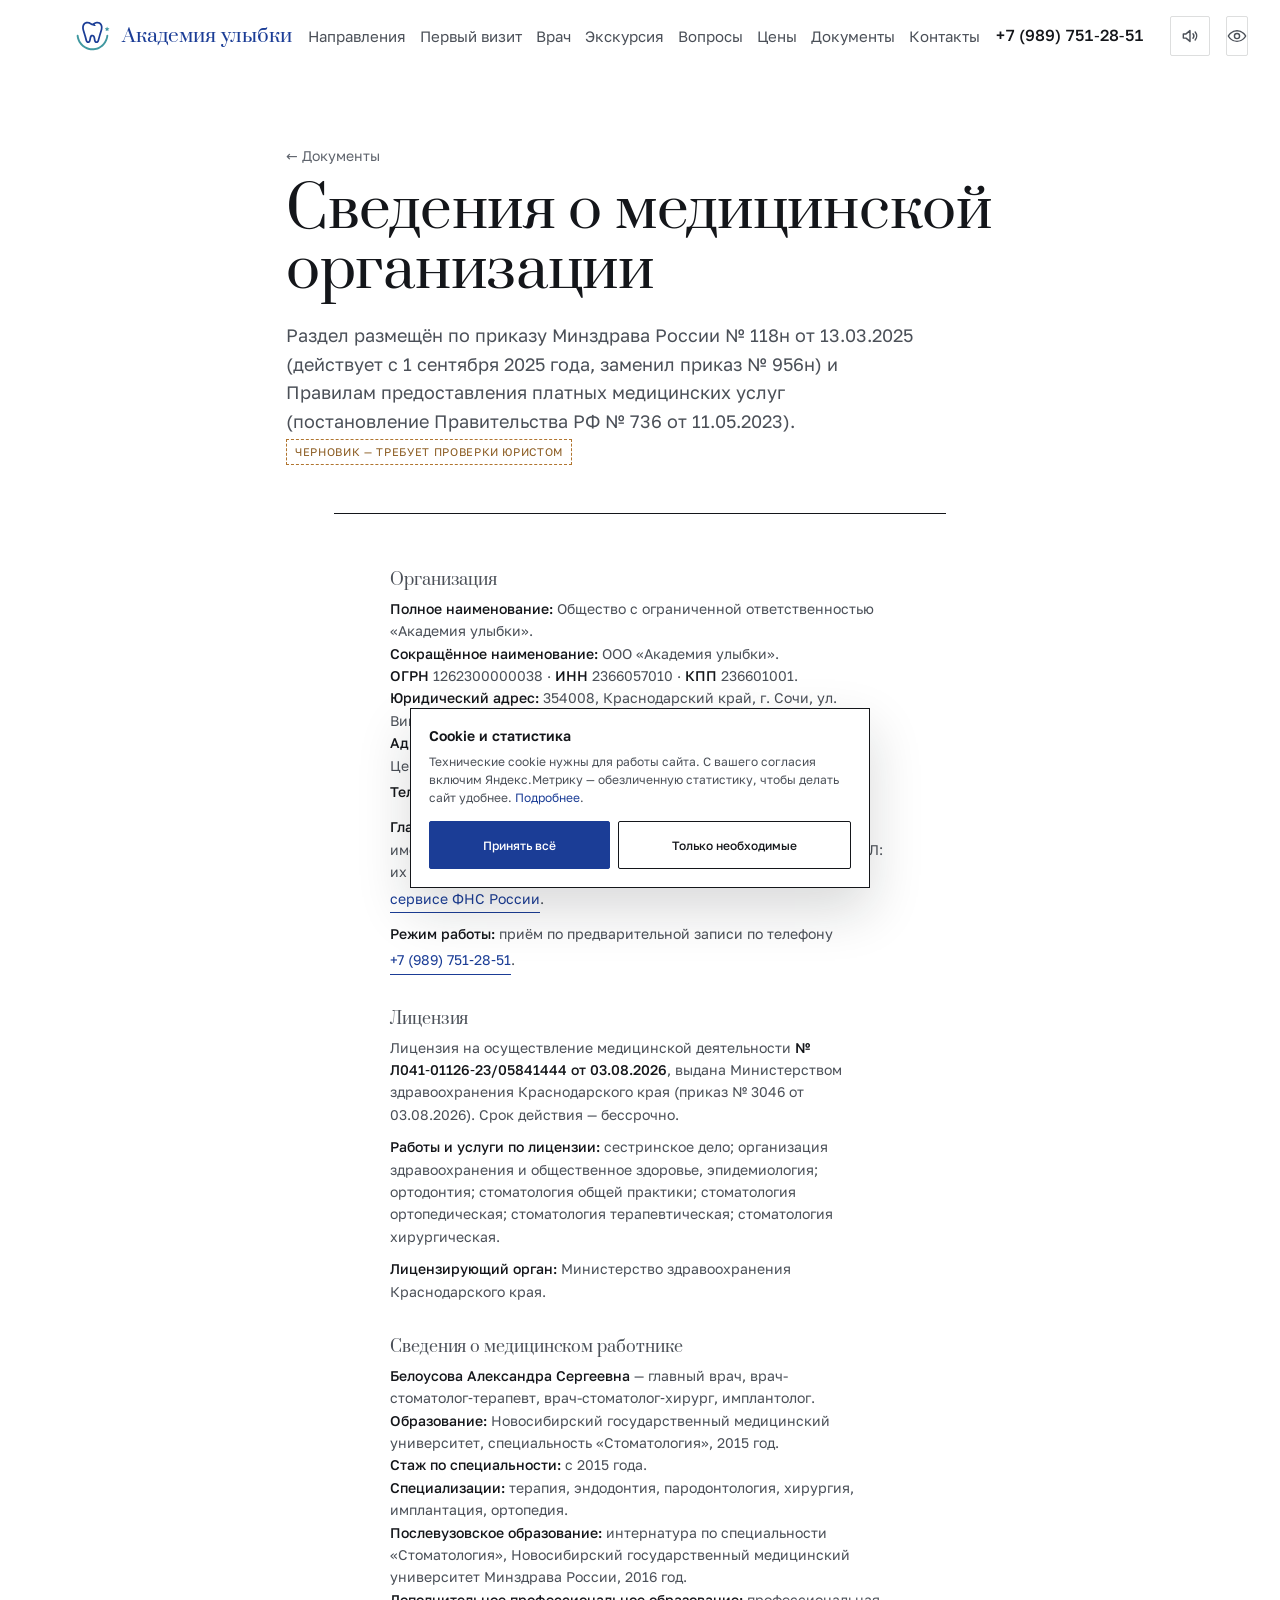
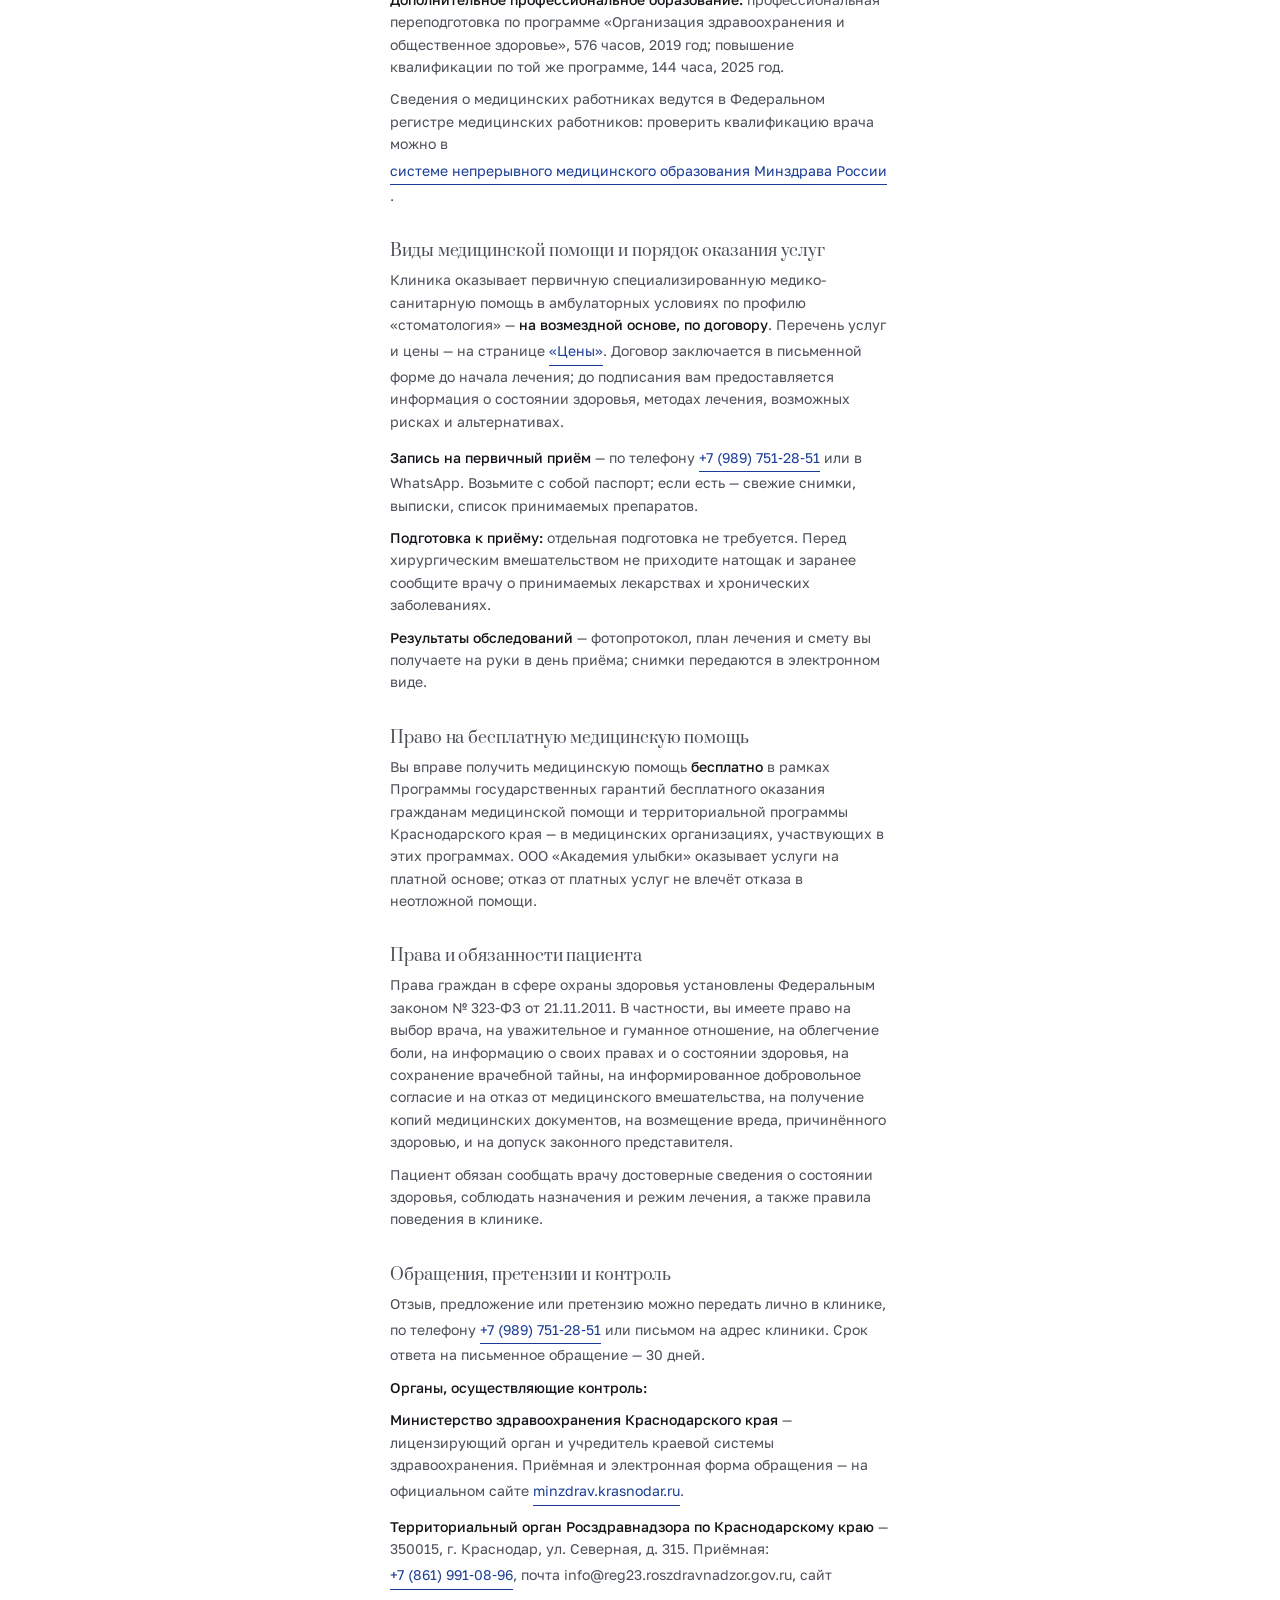
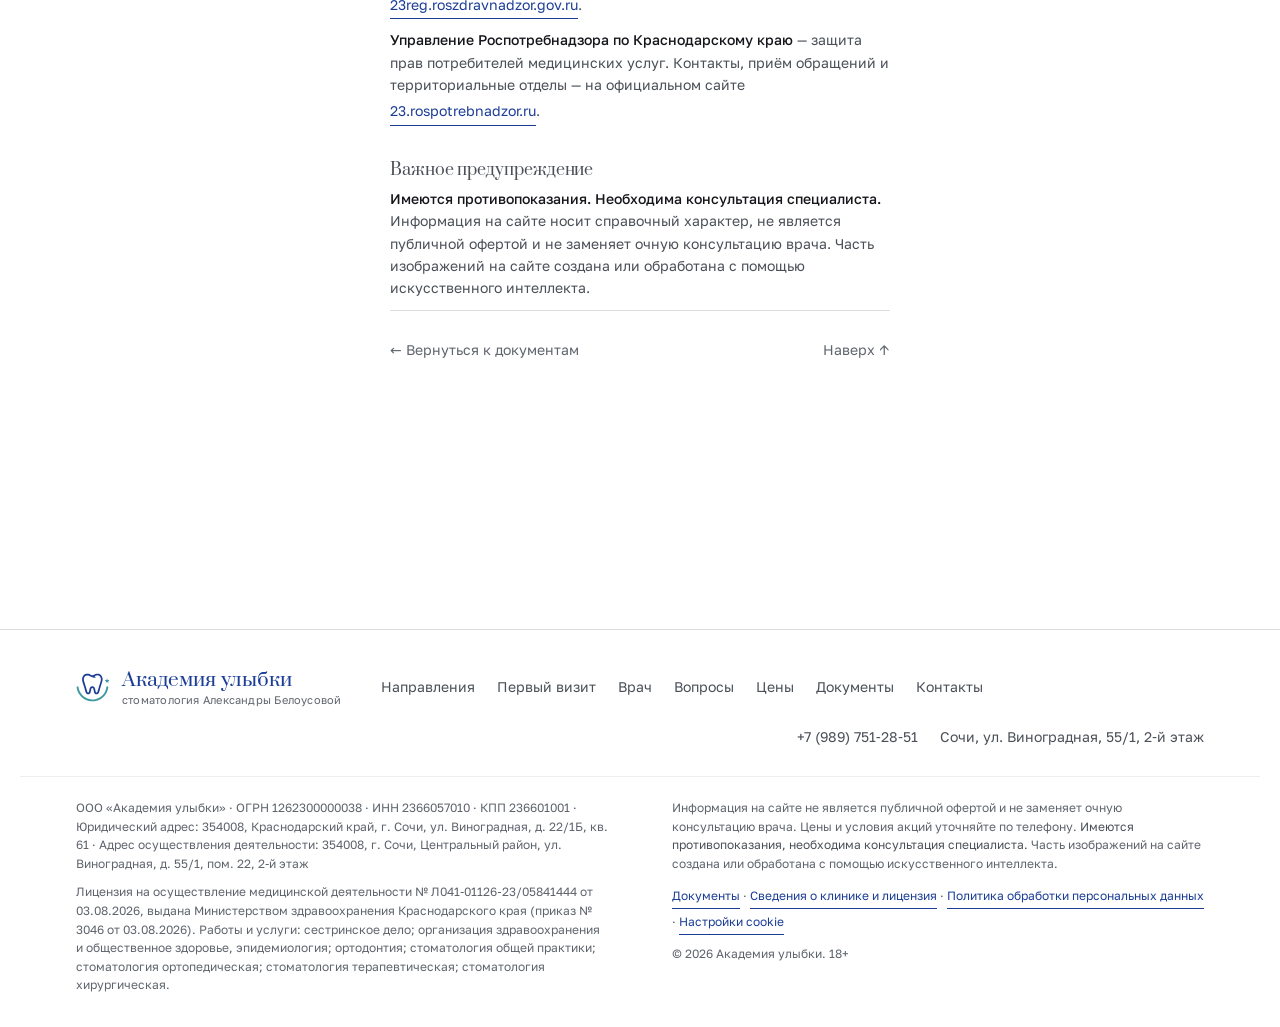
<file: info.html>
<!doctype html>
<html lang="ru" class="js">
<head>
<meta charset="utf-8">
<meta name="viewport" content="width=device-width, initial-scale=1, viewport-fit=cover">
<noscript><style>.intro,.slab__stone,.hint,.cookie,.vi-btn,.sfx-btn,.msc,.lfpop{display:none!important}.lf > *{display:none!important}.lf__nojs{display:block!important}</style></noscript>
<meta name="color-scheme" content="light">
<meta name="theme-color" content="#ffffff">
<script>(function(){try{var v=JSON.parse(localStorage.getItem('au-vi')||'null');if(!v||!v.on)return;var c=document.documentElement.classList;c.add('vi');if(v.size>1)c.add('vi-'+v.size);if(v.scheme&&v.scheme!=='light')c.add('vi-'+v.scheme);if(v.noimg)c.add('vi-noimg');}catch(e){}})()</script>
<title>Сведения о клинике, лицензия и врач — «Академия улыбки», Сочи</title>
<meta name="description" content="Реквизиты ООО «Академия улыбки», лицензия на медицинскую деятельность, сведения о враче, права пациента и контакты контролирующих органов.">
<link rel="canonical" href="https://akademiya-ulybki.ru/info.html">
<meta name="robots" content="index, follow, max-image-preview:large, max-snippet:-1">
<meta name="geo.region" content="RU-KDA"><meta name="geo.placename" content="Сочи">
<meta property="og:type" content="website"><meta property="og:locale" content="ru_RU">
<meta property="og:site_name" content="Академия улыбки">
<meta property="og:title" content="Сведения о клинике, лицензия и врач — «Академия улыбки», Сочи"><meta property="og:description" content="Реквизиты ООО «Академия улыбки», лицензия на медицинскую деятельность, сведения о враче, права пациента и контакты контролирующих органов.">
<meta property="og:url" content="https://akademiya-ulybki.ru/info.html"><meta property="og:image" content="https://akademiya-ulybki.ru/assets/photo/work-2.jpg">
<meta name="twitter:card" content="summary_large_image">
<meta name="referrer" content="strict-origin-when-cross-origin">
<meta http-equiv="Content-Security-Policy" content="default-src 'self'; base-uri 'self'; object-src 'none'; form-action 'self'; img-src 'self' data: https://mc.yandex.ru https://yastatic.net; font-src 'self' data:; style-src 'self' 'unsafe-inline'; script-src 'self' 'sha256-uf9IRJ6S9SdeIRtT3uQ4ZN5GKYj15UnvRTHKgQZUw0E=' 'sha256-1LXJwhTjhb5FxeqhgYHd4vCczdZ8c5LguU8GVJm1BYg=' 'sha256-Q8BsGByznZLnmtm7AVvb/1of3O6KnH9Vm+iovo7aZrQ=' 'sha256-Du+OJKJSbdUgz5nrHeWWINvez6XKDDU/tyj/5c2uvwo=' 'sha256-Fad+e2s9DBViVv+2N5ZoJPTxf4uKgqPq4xgvrwNtrZU=' https://mc.yandex.ru https://yastatic.net; connect-src 'self' https://mc.yandex.ru; frame-src https://yandex.ru https://mc.yandex.ru">
<link rel="icon" href="assets/logo.svg" type="image/svg+xml">
<link rel="apple-touch-icon" href="assets/web/apple-touch-icon.png">
<link rel="manifest" href="site.webmanifest">
<link rel="preload" href="assets/font/golos-text-cyrillic-400-normal.woff2" as="font" type="font/woff2" crossorigin>
<link rel="preload" href="assets/font/prata-cyrillic-400-normal.woff2" as="font" type="font/woff2" crossorigin>
<link rel="stylesheet" href="styles.css?v=657c37d4">
<script type="application/ld+json">{"@context": "https://schema.org", "@type": ["Dentist", "MedicalClinic"], "name": "Стоматологическая клиника «Академия улыбки»", "legalName": "ООО «Академия улыбки»", "telephone": "+79897512851", "url": "https://akademiya-ulybki.ru/", "address": {"@type": "PostalAddress", "streetAddress": "ул. Виноградная, д. 55/1, пом. 22, 2-й этаж", "addressLocality": "Сочи", "addressRegion": "Краснодарский край", "postalCode": "354008", "addressCountry": "RU"}, "geo": {"@type": "GeoCoordinates", "latitude": 43.608995, "longitude": 39.720852}, "hasMap": "https://yandex.ru/maps/org/akademiya_ulybki/196221666219/", "foundingDate": "2026", "employee": {"@type": "Physician", "name": "Белоусова Александра Сергеевна", "jobTitle": "Врач стоматолог-терапевт, хирург, имплантолог", "alumniOf": "Новосибирский государственный медицинский университет"}, "hasCredential": {"@type": "EducationalOccupationalCredential", "credentialCategory": "license", "name": "Лицензия Л041-01126-23/05841444", "dateCreated": "2026-08-03", "recognizedBy": {"@type": "GovernmentOrganization", "name": "Министерство здравоохранения Краснодарского края"}}, "identifier": [{"@type": "PropertyValue", "propertyID": "ИНН", "value": "2366057010"}, {"@type": "PropertyValue", "propertyID": "ОГРН", "value": "1262300000038"}]}</script>
<script type="application/ld+json">{"@context": "https://schema.org", "@type": "BreadcrumbList", "itemListElement": [{"@type": "ListItem", "position": 1, "name": "Главная", "item": "https://akademiya-ulybki.ru/"}, {"@type": "ListItem", "position": 2, "name": "Сведения о клинике", "item": "https://akademiya-ulybki.ru/info.html"}]}</script>
</head>
<body>
<script>document.documentElement.classList.add('js')</script>
<a class="skip" href="#main">К содержимому</a>
<header class="hdr" id="hdr">
  <div class="wrap hdr__in">
    <a class="brand" href="index.html"><img src="assets/logo.svg" alt="" width="34" height="29"><span class="brand__t"><b>Академия улыбки</b><i>стоматология Александры Белоусовой</i></span></a>
    <nav class="nav" id="nav" aria-label="Разделы">
      <div class="nav__quick"><a class="nav__addr" href="index.html#kontakty">Сочи, Виноградная, 55/1, 2‑й этаж</a><div class="nav__chs"><a class="nav__ch nav__ch--tel" href="tel:+79897512851" data-track="nav_tel"><svg viewBox="0 0 32 32" width="17" height="17" fill="none" stroke="currentColor" stroke-width="2" stroke-linecap="round" stroke-linejoin="round" aria-hidden="true"><path d="M7 5h5l3 7-3.5 2a15 15 0 0 0 6.5 6.5L20 17l7 3v5a3 3 0 0 1-3 3A21 21 0 0 1 4 8a3 3 0 0 1 3-3"/></svg><span>Позвонить</span></a><a class="nav__ch nav__ch--wa" href="https://wa.me/79897512851" target="_blank" rel="noopener nofollow" data-track="nav_wa"><svg viewBox="0 0 32 32" width="17" height="17" fill="none" stroke="currentColor" stroke-width="2" stroke-linecap="round" stroke-linejoin="round" aria-hidden="true"><path d="M20.5 3.5A11.9 11.9 0 0 0 3.6 19.3L2 29l9.9-1.6A12 12 0 1 0 20.5 3.5Z"/><path d="M9 9.2c.3-.7.6-.7.9-.7h.6c.2 0 .6 0 .9.7l1.1 2.8c.1.3.2.6 0 .9l-.6.8c-.2.2-.4.5-.2.9a9.6 9.6 0 0 0 4.7 4.1c.4.2.7 0 .9-.2l.9-1c.2-.3.5-.3.8-.1l2.7 1.3c.4.2.7.3.8.5.1.4 0 1.4-.4 2-.4.7-1.6 1.4-2.5 1.5-2.2.2-5.4-1.4-7.7-3.8C8.6 16.2 7.2 13.2 7.4 11c.1-.9.9-1.4 1.6-1.8Z"/></svg><span>WhatsApp</span></a></div></div>
      <a href="index.html#napravleniya">Направления</a><a href="index.html#pervyj-vizit">Первый визит</a><a href="index.html#vrach">Врач</a><a href="index.html#ekskursiya">Экскурсия</a><a href="faq.html">Вопросы</a><a href="prices.html">Цены</a><a href="docs.html">Документы</a><a href="index.html#kontakty">Контакты</a>
    </nav>
    <a class="hdr__tel" href="tel:+79897512851"><svg class="hdr__tel-i" width="18" height="18" viewBox="0 0 24 24" fill="none" stroke="currentColor" stroke-width="1.7" stroke-linecap="round" stroke-linejoin="round" aria-hidden="true"><path d="M5 4h4l2 5-2.5 1.5a11 11 0 0 0 5 5L15 13l5 2v4a2 2 0 0 1-2 2A16 16 0 0 1 3 6a2 2 0 0 1 2-2"/></svg><span>+7 (989) 751‑28‑51</span></a>
    <button class="sfx-btn" type="button" id="sfx-toggle" aria-pressed="true" title="Выключить звук"><svg width="20" height="20" viewBox="0 0 24 24" fill="none" stroke="currentColor" stroke-width="1.7" stroke-linecap="round" stroke-linejoin="round" aria-hidden="true"><path d="M4 9.5h3.2L12 5.5v13L7.2 14.5H4z"/><path class="sfx-wave" d="M15.6 9.4a4 4 0 0 1 0 5.2"/><path class="sfx-wave" d="M18.2 7.2a7.4 7.4 0 0 1 0 9.6"/><path class="sfx-off" d="M16 9.6l5 4.8M21 9.6l-5 4.8"/></svg><span class="vis-hidden">Звук</span></button>
    <button class="vi-btn" type="button" id="vi-toggle" aria-pressed="false" aria-controls="vi-panel" title="Версия для слабовидящих"><svg width="20" height="20" viewBox="0 0 24 24" fill="none" stroke="currentColor" stroke-width="1.7" stroke-linecap="round" stroke-linejoin="round" aria-hidden="true"><path d="M1.6 12S5.2 5.6 12 5.6 22.4 12 22.4 12 18.8 18.4 12 18.4 1.6 12 1.6 12Z"/><circle cx="12" cy="12" r="3.1"/></svg><span class="vi-btn__t">Для слабовидящих</span></button>
    <button class="burger" type="button" aria-label="Меню" aria-expanded="false" aria-controls="nav"><span></span></button>
  </div>
</header>
<div class="vip" id="vi-panel" hidden role="region" aria-label="Настройки отображения">
  <div class="wrap vip__in">
    <div class="vip__g"><span class="vip__l">Размер текста</span>
      <button class="vip__b vip__b--a1" type="button" data-vi="size:1" aria-pressed="false" aria-label="Обычный размер">А</button>
      <button class="vip__b vip__b--a2" type="button" data-vi="size:2" aria-pressed="false" aria-label="Крупный размер">А</button>
      <button class="vip__b vip__b--a3" type="button" data-vi="size:3" aria-pressed="false" aria-label="Очень крупный размер">А</button>
    </div>
    <div class="vip__g"><span class="vip__l">Цвета</span>
      <button class="vip__b vip__c vip__c--l" type="button" data-vi="scheme:light" aria-pressed="false">Чёрным на белом</button>
      <button class="vip__b vip__c vip__c--d" type="button" data-vi="scheme:dark" aria-pressed="false">Белым на чёрном</button>
      <button class="vip__b vip__c vip__c--s" type="button" data-vi="scheme:sepia" aria-pressed="false">Коричневым на бежевом</button>
    </div>
    <div class="vip__g"><span class="vip__l">Изображения</span>
      <button class="vip__b" type="button" data-vi="noimg:0" aria-pressed="false">Показывать</button>
      <button class="vip__b" type="button" data-vi="noimg:1" aria-pressed="false">Скрыть</button>
    </div>
    <button class="vip__off" type="button" data-vi="off:1">Обычная версия сайта</button>
  </div>
</div>
<main id="main">

<section class="page">
  <div class="wrap page__head">
    <p class="crumb"><a href="docs.html">← Документы</a></p>
    <h1>Сведения о медицинской организации</h1>
    <p class="lead">Раздел размещён по приказу Минздрава России № 118н от 13.03.2025 (действует с 1 сентября 2025 года, заменил приказ № 956н) и Правилам предоставления платных медицинских услуг (постановление Правительства РФ № 736 от 11.05.2023). <span class="tag">черновик — требует проверки юристом</span></p>
  </div>
  <div class="wrap notes doc__legal">

    <h2>Организация</h2>
    <p><b>Полное наименование:</b> Общество с ограниченной ответственностью «Академия улыбки».<br>
       <b>Сокращённое наименование:</b> ООО «Академия улыбки».<br>
       <b>ОГРН</b> 1262300000038 · <b>ИНН</b> 2366057010 · <b>КПП</b> 236601001.<br>
       <b>Юридический адрес:</b> 354008, Краснодарский край, г. Сочи, ул. Виноградная, д. 22/1Б, кв. 61.<br>
       <b>Адрес осуществления медицинской деятельности:</b> 354008, г. Сочи, Центральный район, ул. Виноградная, д. 55/1, пом. 22, 2‑й этаж.<br>
       <b>Телефон:</b> <a class="lnk" href="tel:+79897512851">+7 (989) 751‑28‑51</a>.</p>
    <p><b>Главный врач:</b> Белоусова Александра Сергеевна. Сведения о лице, имеющем право действовать без доверенности, содержатся в ЕГРЮЛ: их можно получить бесплатно по ИНН или ОГРН в <a class="lnk" href="https://egrul.nalog.ru/" target="_blank" rel="noopener nofollow">сервисе ФНС России</a>.</p>
    <p><b>Режим работы:</b> приём по предварительной записи по телефону <a class="lnk" href="tel:+79897512851">+7 (989) 751‑28‑51</a>.</p>

    <h2 id="licenziya">Лицензия</h2>
    <p>Лицензия на осуществление медицинской деятельности <b>№ Л041‑01126‑23/05841444 от 03.08.2026</b>, выдана Министерством здравоохранения Краснодарского края (приказ № 3046 от 03.08.2026). Срок действия — бессрочно.</p>
    <p><b>Работы и услуги по лицензии:</b> сестринское дело; организация здравоохранения и общественное здоровье, эпидемиология; ортодонтия; стоматология общей практики; стоматология ортопедическая; стоматология терапевтическая; стоматология хирургическая.</p>
    <p><b>Лицензирующий орган:</b> Министерство здравоохранения Краснодарского края.</p>

    <h2 id="vrach">Сведения о медицинском работнике</h2>
    <p><b>Белоусова Александра Сергеевна</b> — главный врач, врач-стоматолог‑терапевт, врач-стоматолог‑хирург, имплантолог.<br>
       <b>Образование:</b> Новосибирский государственный медицинский университет, специальность «Стоматология», 2015 год.<br>
       <b>Стаж по специальности:</b> с 2015 года.<br>
       <b>Специализации:</b> терапия, эндодонтия, пародонтология, хирургия, имплантация, ортопедия.<br>
       <b>Послевузовское образование:</b> интернатура по специальности «Стоматология», Новосибирский государственный медицинский университет Минздрава России, 2016 год.<br>
       <b>Дополнительное профессиональное образование:</b> профессиональная переподготовка по программе «Организация здравоохранения и общественное здоровье», 576 часов, 2019 год; повышение квалификации по той же программе, 144 часа, 2025 год.</p>
    <p>Сведения о медицинских работниках ведутся в Федеральном регистре медицинских работников: проверить квалификацию врача можно в <a class="lnk" href="https://nmfo-vo.edu.rosminzdrav.ru/" target="_blank" rel="noopener nofollow">системе непрерывного медицинского образования Минздрава России</a>.</p>

    <h2>Виды медицинской помощи и порядок оказания услуг</h2>
    <p>Клиника оказывает первичную специализированную медико-санитарную помощь в амбулаторных условиях по профилю «стоматология» — <b>на возмездной основе, по договору</b>. Перечень услуг и цены — на странице <a class="lnk" href="prices.html">«Цены»</a>. Договор заключается в письменной форме до начала лечения; до подписания вам предоставляется информация о состоянии здоровья, методах лечения, возможных рисках и альтернативах.</p>
    <p><b>Запись на первичный приём</b> — по телефону <a class="lnk" href="tel:+79897512851">+7 (989) 751‑28‑51</a> или в WhatsApp. Возьмите с собой паспорт; если есть — свежие снимки, выписки, список принимаемых препаратов.</p>
    <p><b>Подготовка к приёму:</b> отдельная подготовка не требуется. Перед хирургическим вмешательством не приходите натощак и заранее сообщите врачу о принимаемых лекарствах и хронических заболеваниях.</p>
    <p><b>Результаты обследований</b> — фотопротокол, план лечения и смету вы получаете на руки в день приёма; снимки передаются в электронном виде.</p>

    <h2 id="besplatno">Право на бесплатную медицинскую помощь</h2>
    <p>Вы вправе получить медицинскую помощь <b>бесплатно</b> в рамках Программы государственных гарантий бесплатного оказания гражданам медицинской помощи и территориальной программы Краснодарского края — в медицинских организациях, участвующих в этих программах. ООО «Академия улыбки» оказывает услуги на платной основе; отказ от платных услуг не влечёт отказа в неотложной помощи.</p>

    <h2 id="prava">Права и обязанности пациента</h2>
    <p>Права граждан в сфере охраны здоровья установлены Федеральным законом № 323‑ФЗ от 21.11.2011. В частности, вы имеете право на выбор врача, на уважительное и гуманное отношение, на облегчение боли, на информацию о своих правах и о состоянии здоровья, на сохранение врачебной тайны, на информированное добровольное согласие и на отказ от медицинского вмешательства, на получение копий медицинских документов, на возмещение вреда, причинённого здоровью, и на допуск законного представителя.</p>
    <p>Пациент обязан сообщать врачу достоверные сведения о состоянии здоровья, соблюдать назначения и режим лечения, а также правила поведения в клинике.</p>

    <h2 id="obrashcheniya">Обращения, претензии и контроль</h2>
    <p>Отзыв, предложение или претензию можно передать лично в клинике, по телефону <a class="lnk" href="tel:+79897512851">+7 (989) 751‑28‑51</a> или письмом на адрес клиники. Срок ответа на письменное обращение — 30 дней.</p>
    <p id="kontrol"><b>Органы, осуществляющие контроль:</b></p>
    <p><b>Министерство здравоохранения Краснодарского края</b> — лицензирующий орган и учредитель краевой системы здравоохранения. Приёмная и электронная форма обращения — на официальном сайте <a class="lnk" href="https://minzdrav.krasnodar.ru" target="_blank" rel="noopener nofollow">minzdrav.krasnodar.ru</a>.</p>
    <p><b>Территориальный орган Росздравнадзора по Краснодарскому краю</b> — 350015, г. Краснодар, ул. Северная, д. 315. Приёмная: <a class="lnk" href="tel:+78619910896">+7 (861) 991‑08‑96</a>, почта info@reg23.roszdravnadzor.gov.ru, сайт <a class="lnk" href="https://23reg.roszdravnadzor.gov.ru" target="_blank" rel="noopener nofollow">23reg.roszdravnadzor.gov.ru</a>.</p>
    <p><b>Управление Роспотребнадзора по Краснодарскому краю</b> — защита прав потребителей медицинских услуг. Контакты, приём обращений и территориальные отделы — на официальном сайте <a class="lnk" href="https://23.rospotrebnadzor.ru" target="_blank" rel="noopener nofollow">23.rospotrebnadzor.ru</a>.</p>

    <h2>Важное предупреждение</h2>
    <p class="ftr__warn"><b>Имеются противопоказания. Необходима консультация специалиста.</b> Информация на сайте носит справочный характер, не является публичной офертой и не заменяет очную консультацию врача. Часть изображений на сайте создана или обработана с помощью искусственного интеллекта.</p>

    <p class="crumb crumb--foot"><a href="docs.html">← Вернуться к документам</a><a class="crumb__up" href="#main">Наверх ↑</a></p>
  </div>
</section>
</main>
<footer class="ftr">
  <div class="wrap ftr__in">
    <a class="brand" href="index.html"><img src="assets/logo.svg" alt="" width="34" height="29"><span class="brand__t"><b>Академия улыбки</b><i>стоматология Александры Белоусовой</i></span></a>
    <nav class="ftr__nav" aria-label="Подвал"><a href="index.html#napravleniya">Направления</a><a href="index.html#pervyj-vizit">Первый визит</a><a href="index.html#vrach">Врач</a><a href="faq.html">Вопросы</a><a href="prices.html">Цены</a><a href="docs.html">Документы</a><a href="index.html#kontakty">Контакты</a></nav>
    <div class="ftr__c"><a href="tel:+79897512851">+7 (989) 751‑28‑51</a><span>Сочи, ул. Виноградная, 55/1, 2‑й этаж</span></div>
  </div>
  <div class="wrap ftr__legal">
    <div class="ftr__col">
    <p>ООО «Академия улыбки» · ОГРН 1262300000038 · ИНН 2366057010 · КПП 236601001 · Юридический адрес: 354008, Краснодарский край, г. Сочи, ул. Виноградная, д. 22/1Б, кв. 61 · Адрес осуществления деятельности: 354008, г. Сочи, Центральный район, ул. Виноградная, д. 55/1, пом. 22, 2‑й этаж</p>
    <p>Лицензия на осуществление медицинской деятельности № Л041‑01126‑23/05841444 от 03.08.2026, выдана Министерством здравоохранения Краснодарского края (приказ № 3046 от 03.08.2026). Работы и услуги: сестринское дело; организация здравоохранения и общественное здоровье, эпидемиология; ортодонтия; стоматология общей практики; стоматология ортопедическая; стоматология терапевтическая; стоматология хирургическая.</p>
    </div>
    <div class="ftr__col">
    <p>Информация на сайте не является публичной офертой и не заменяет очную консультацию врача. Цены и условия акций уточняйте по телефону. <span class="ftr__warn">Имеются противопоказания, необходима консультация специалиста.</span> Часть изображений на сайте создана или обработана с помощью искусственного интеллекта.</p>
    <p><a class="lnk" href="docs.html">Документы</a> · <a class="lnk" href="info.html">Сведения о клинике и лицензия</a> · <a class="lnk" href="privacy.html">Политика обработки персональных данных</a> · <button class="lnk" type="button" id="cookie-settings">Настройки cookie</button></p>
    <p>© 2026 Академия улыбки. 18+</p>
    </div>
  </div>
</footer>

<div class="lfpop" id="lfpop" hidden>
  <div class="lfpop__back" data-lf-close></div>
  <div class="lfpop__box" role="dialog" aria-modal="true" aria-labelledby="lf-pop-t">
    <button class="lfpop__x" type="button" aria-label="Закрыть" data-lf-close></button>
    <!-- Тот же помощник, что зовёт из угла, встречает и внутри окна: человек
         видит, что попал туда, куда нажимал. После отправки он подпрыгивает —
         это единственное место, где прыжок уместен. Картинка декоративная,
         поэтому alt пустой: всё, что нужно знать, сказано текстом рядом. -->
    
    <form class="lf lf--compact" id="lf-pop" novalidate>
      <div class="lf__head">
        <p class="eyebrow">Прежде чем уйти</p>
        <h3 class="lf__t">Перезвоним и подберём время</h3>
        <p class="lf__p">Имя и телефон — остальное спросим при звонке.</p>
      </div>
      <div class="lf__grid">
        <label class="lf__f">
          <span class="lf__l">Как вас зовут</span>
          <!-- У полей с именем и телефоном намеренно нет атрибута name.
               Без него браузер не может подставить их в адресную строку: если
               скрипт по какой-то причине не перехватит отправку, форма уйдёт
               обычным запросом — и тогда имя и телефон пациента оказались бы в
               адресе страницы, в истории браузера и в журналах сервера.
               Скрипт берёт поля по id, автоподстановку ведёт autocomplete —
               оба механизма в name не нуждаются. У переключателя времени name
               остаётся: без него три кнопки перестанут быть одной группой, а
               личных данных в нём нет. -->
          <input class="lf__i" type="text" id="lf-pop-name" autocomplete="given-name"
                 required minlength="2" maxlength="60" placeholder="Имя">
        </label>
        <label class="lf__f">
          <span class="lf__l">Телефон</span>
          <!-- «+7» стоит отдельной надписью и набран жирнее остального номера:
               так сразу видно, что вводить нужно с девятки. Если всё же начнут
               с восьмёрки или с +7, поле снимет их само. -->
          <span class="lf__tel">
            <span class="lf__tel-code" aria-hidden="true">+7</span>
            <input class="lf__i lf__i--tel" type="tel" id="lf-pop-tel" autocomplete="tel"
                   required inputmode="tel" maxlength="22" placeholder="(___) ___-__-__"
                   aria-describedby="lf-pop-tel-code">
            <span class="vis-hidden" id="lf-pop-tel-code">Код страны +7 подставляется сам</span>
          </span>
        </label>
      </div>
      <!-- Во всплывающем окне этот блок скрыт стилем (.lf--compact): там нужно
           спросить минимум, иначе окно занимает весь экран телефона. Поле не
           удалено, а скрыто — значение «в любое время» всё равно уходит в
           заявку, и разметка форм остаётся одна и та же. -->
      <fieldset class="lf__when">
        <legend class="lf__l">Когда удобно принять звонок</legend>
        <span class="lf__chips">
          <label class="lf__chip"><input type="radio" name="when" value="в любое время" checked><span>В любое время</span></label>
          <label class="lf__chip"><input type="radio" name="when" value="до 12:00"><span>До 12:00</span></label>
          <label class="lf__chip"><input type="radio" name="when" value="после 18:00"><span>После 18:00</span></label>
        </span>
      </fieldset>
      <label class="lf__ok">
        <input type="checkbox" name="ok" id="lf-pop-ok" required>
        <span>Согласен на обработку имени и телефона для ответа на обращение — <a href="privacy.html" target="_blank" rel="noopener">политика обработки персональных данных</a></span>
      </label>
      <p class="lf__err" id="lf-pop-err" role="alert" hidden></p>
      <button class="btn btn--fill lf__go" type="submit" data-track="lead_lf-pop">Записаться</button>
      <p class="fine lf__fine">Ответим в рабочее время. Можно и просто позвонить: <a class="lnk" href="tel:+79897512851">+7 (989) 751‑28‑51</a></p>
      <!-- Видно только тогда, когда в браузере выключены скрипты: отправлять
           заявку нечем, и пустая форма, которая молча ничего не делает, хуже,
           чем честная строка с телефоном. -->
      <p class="lf__nojs">Чтобы отправить заявку, нужен включённый JavaScript.
        Позвоните, пожалуйста: <a class="lnk" href="tel:+79897512851">+7 (989) 751‑28‑51</a> —
        запишем на приём за минуту.</p>
    </form>
  </div>
</div>

<!-- КНОПКА ВЫЗОВА В УГЛУ
     Круглая кнопка с облачком — та, что была до маскота. Решение записаться
     приходит не там, где стоит форма, и возвращаться к ней человек чаще всего
     не станет. Появляется не сразу: сначала человек должен что-то прочитать,
     иначе это баннер поверх ещё не увиденной страницы. При наведении
     раскрывается подпись «Записаться», нажатие открывает окно записи. -->
<button class="fab" id="fab" type="button" aria-label="Записаться на приём">
  <span class="fab__ring" aria-hidden="true"></span>
  <span class="fab__ph" aria-hidden="true">
    <svg viewBox="0 0 24 24" fill="none" stroke="currentColor" stroke-width="1.6" stroke-linecap="round" stroke-linejoin="round" aria-hidden="true"><path d="M21 11.5a8.4 8.4 0 0 1-9 8.4c-1.2 0-2.4-.2-3.5-.7L3 21l1.8-5.2A8.2 8.2 0 0 1 4 11.5 8.4 8.4 0 0 1 12.5 3 8.4 8.4 0 0 1 21 11.5z"/><circle cx="9" cy="11.5" r=".9" fill="currentColor" stroke="none"/><circle cx="12.5" cy="11.5" r=".9" fill="currentColor" stroke="none"/><circle cx="16" cy="11.5" r=".9" fill="currentColor" stroke="none"/></svg>
  </span>
  <span class="fab__t">Записаться</span>
</button>


<div class="cookie" id="cookie" hidden role="dialog" aria-modal="false" aria-labelledby="cookie-t">
  <p class="cookie__t" id="cookie-t"><b>Cookie и статистика</b></p>
  <p class="cookie__d">Технические cookie нужны для работы сайта. С вашего согласия включим Яндекс.Метрику — обезличенную статистику, чтобы делать сайт удобнее. <a href="privacy.html">Подробнее</a>.</p>
  <div class="cookie__b">
    <button class="btn btn--fill" type="button" id="cookie-yes">Принять всё</button>
    <button class="btn" type="button" id="cookie-no">Только необходимые</button>
  </div>
</div>

<script>window.__METRIKA="";</script>   <!-- ← номер счётчика Яндекс.Метрики; пусто = статистика выключена -->
<script src="vendor/gsap.min.js?v=2d26f4c0"></script>
<script src="vendor/ScrollTrigger.min.js?v=489bcf6d"></script>
<script src="vendor/Draggable.min.js?v=1d366323"></script>
<script src="main.js?v=87f390c7"></script>
</body>
</html>
</file>
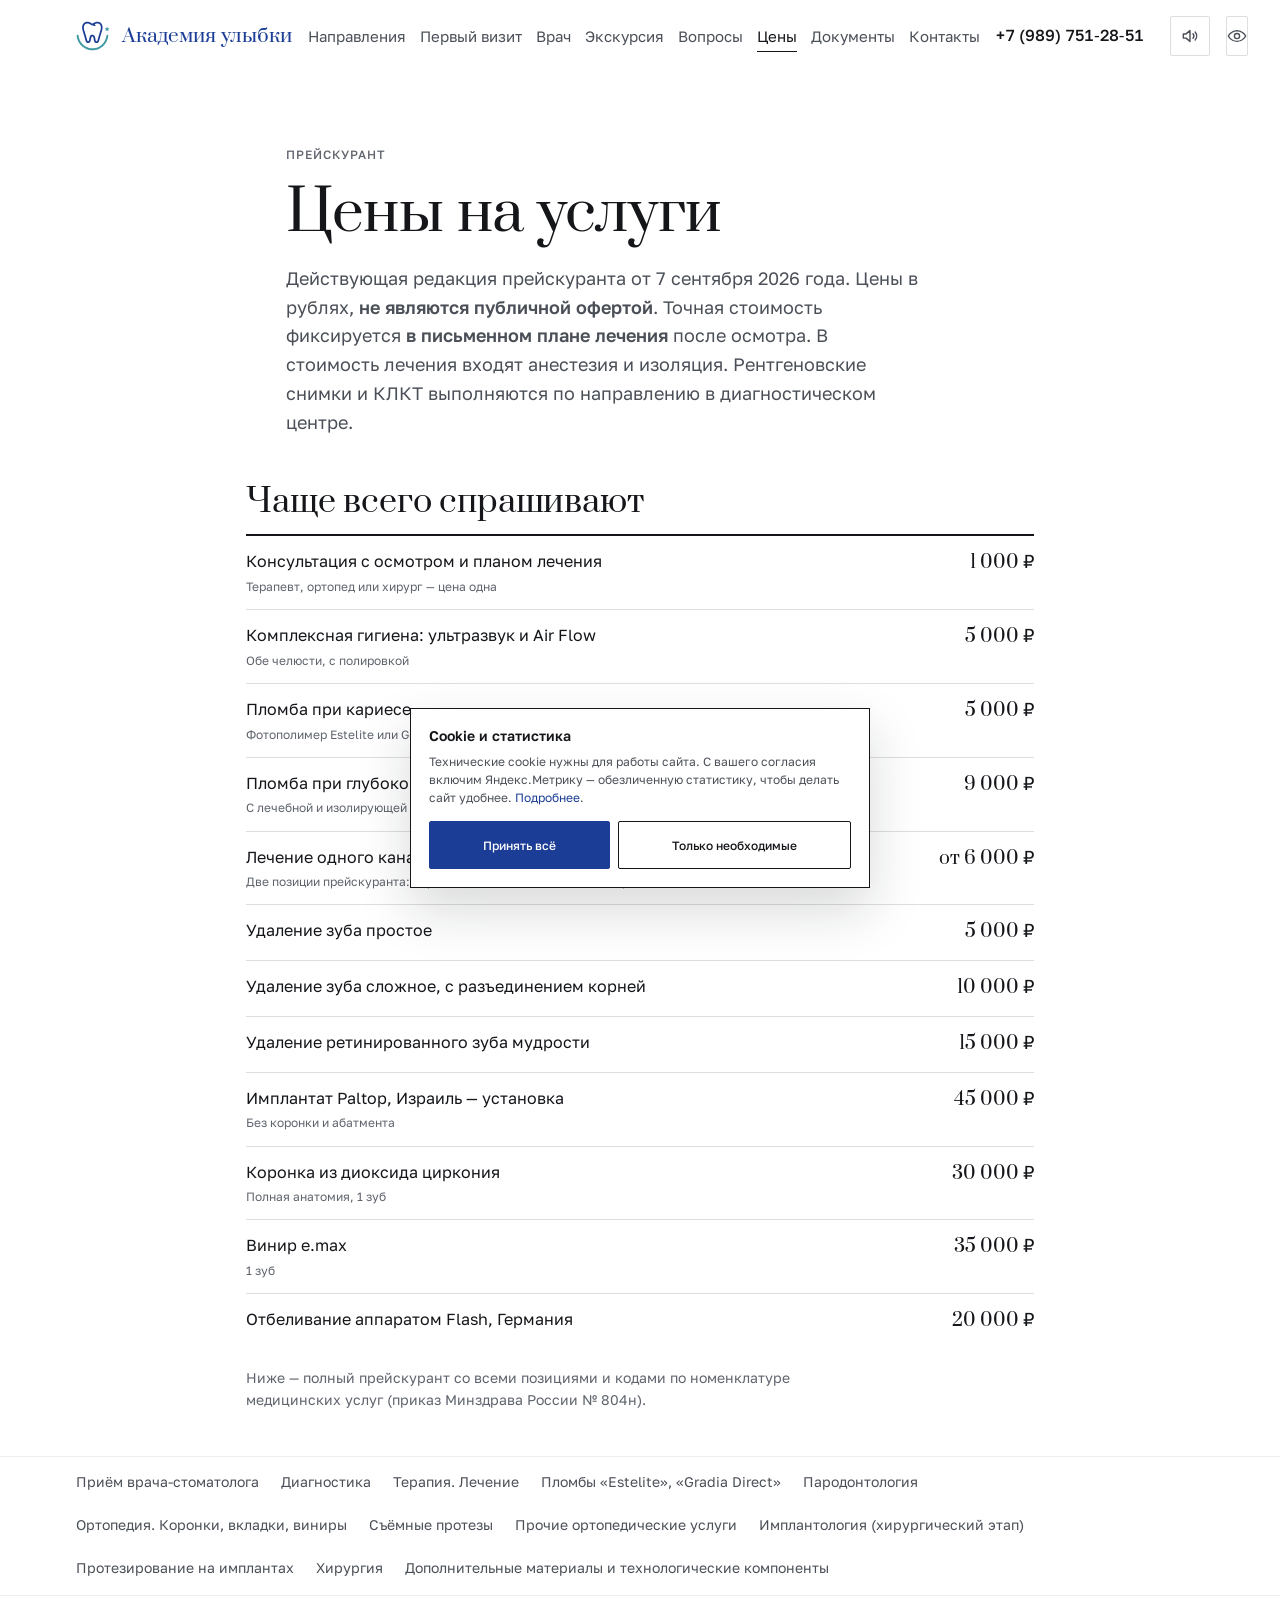
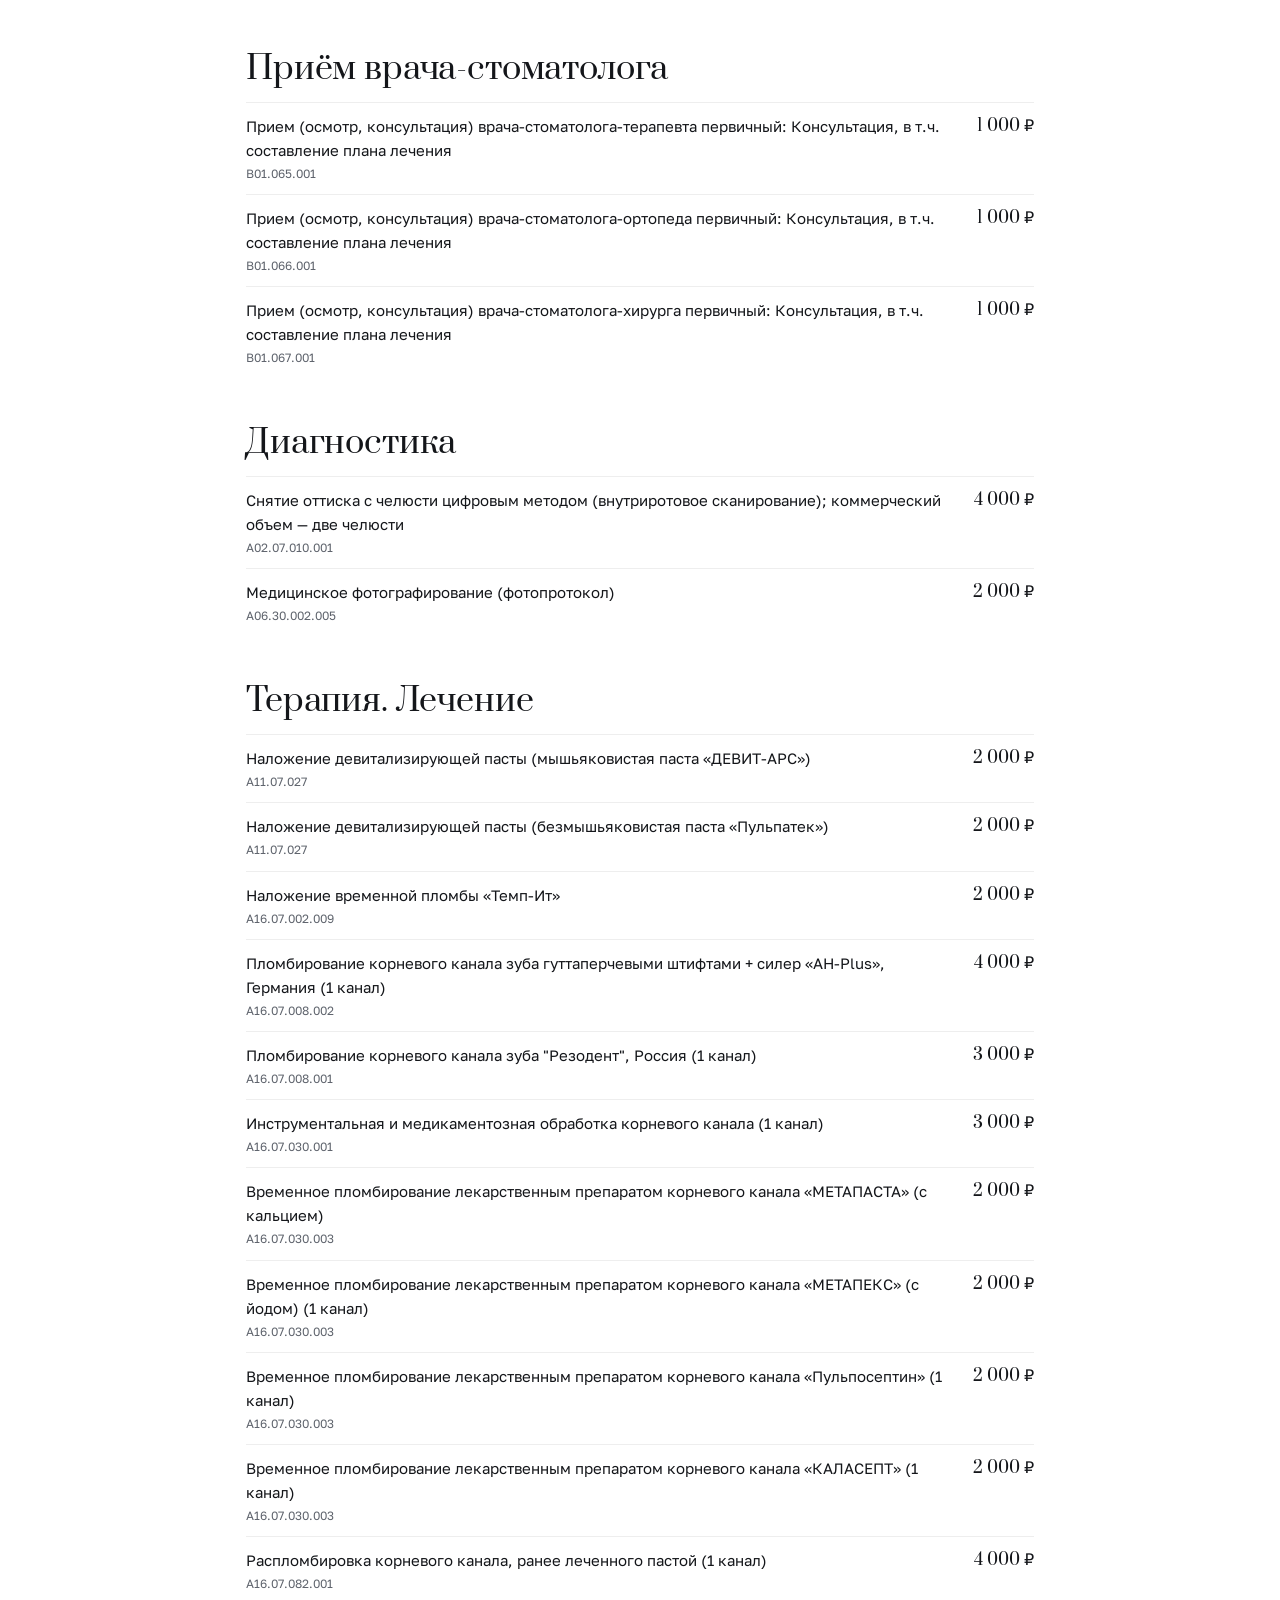
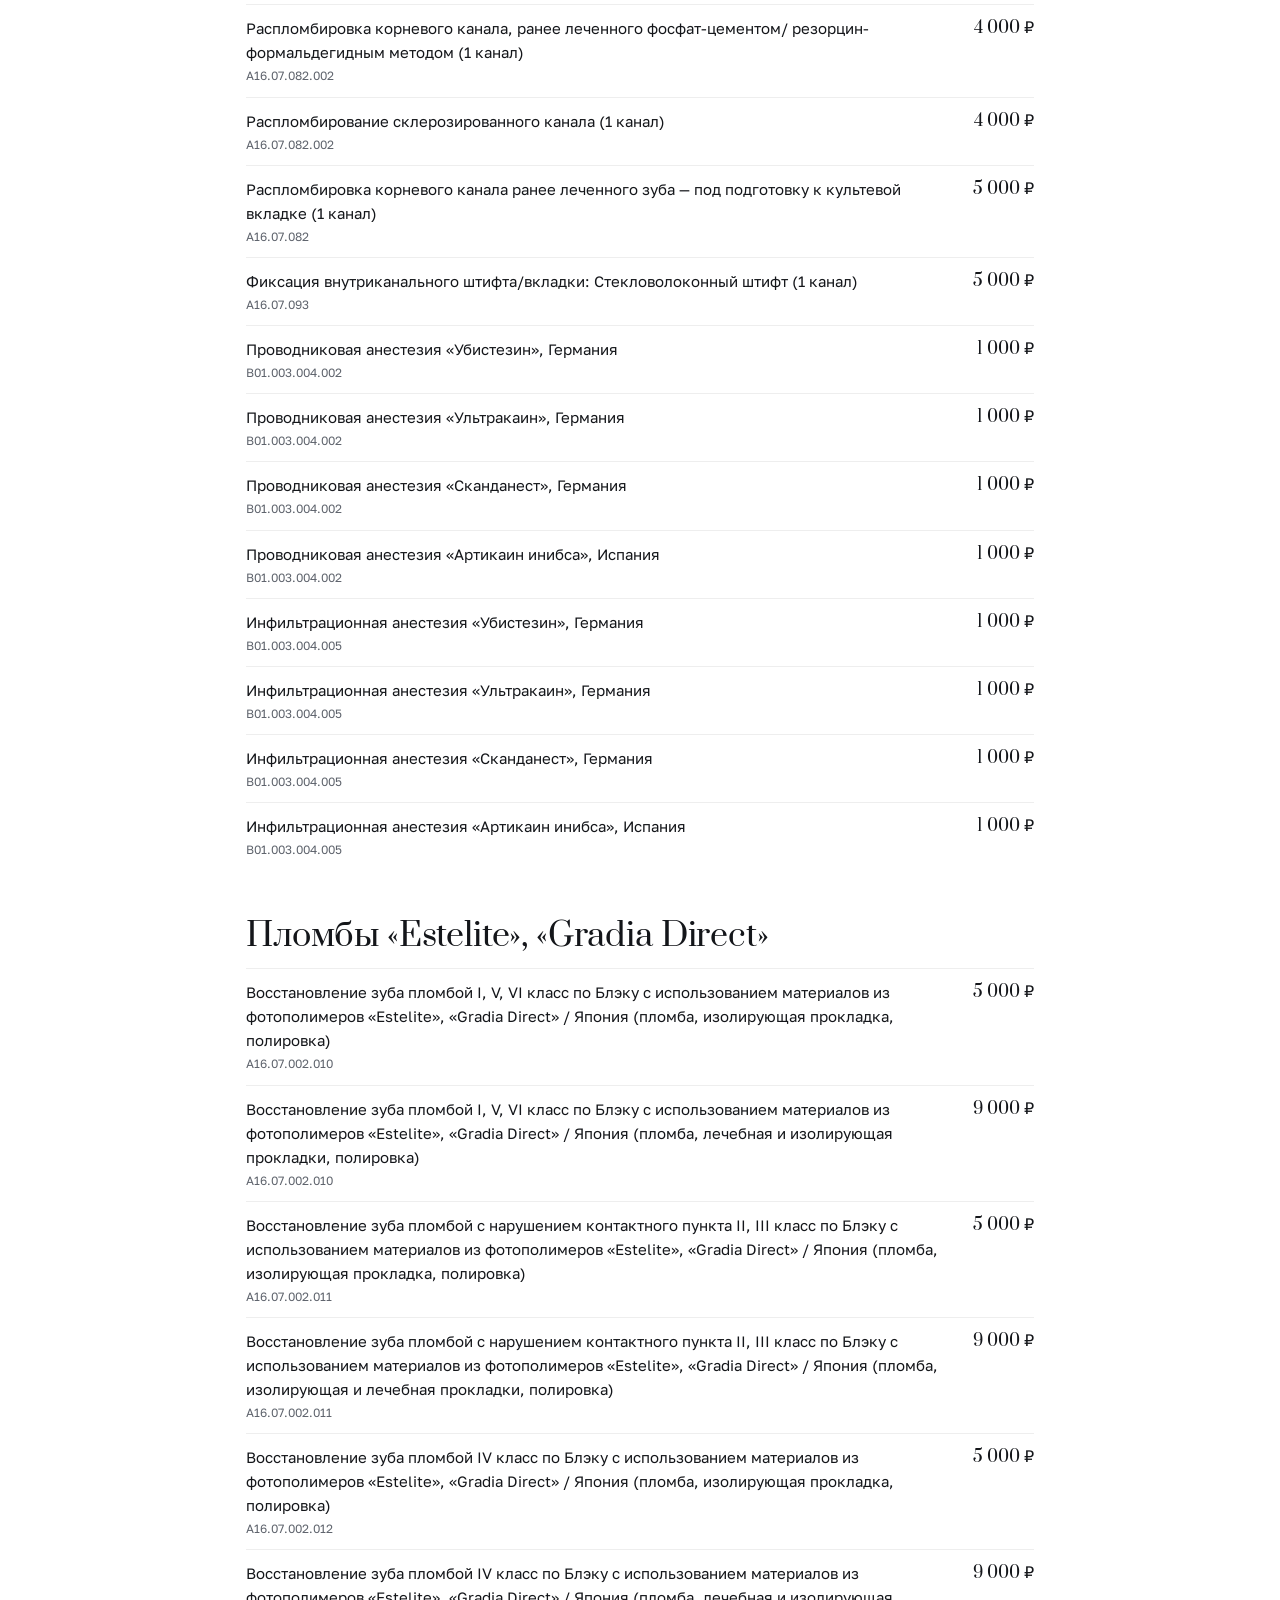
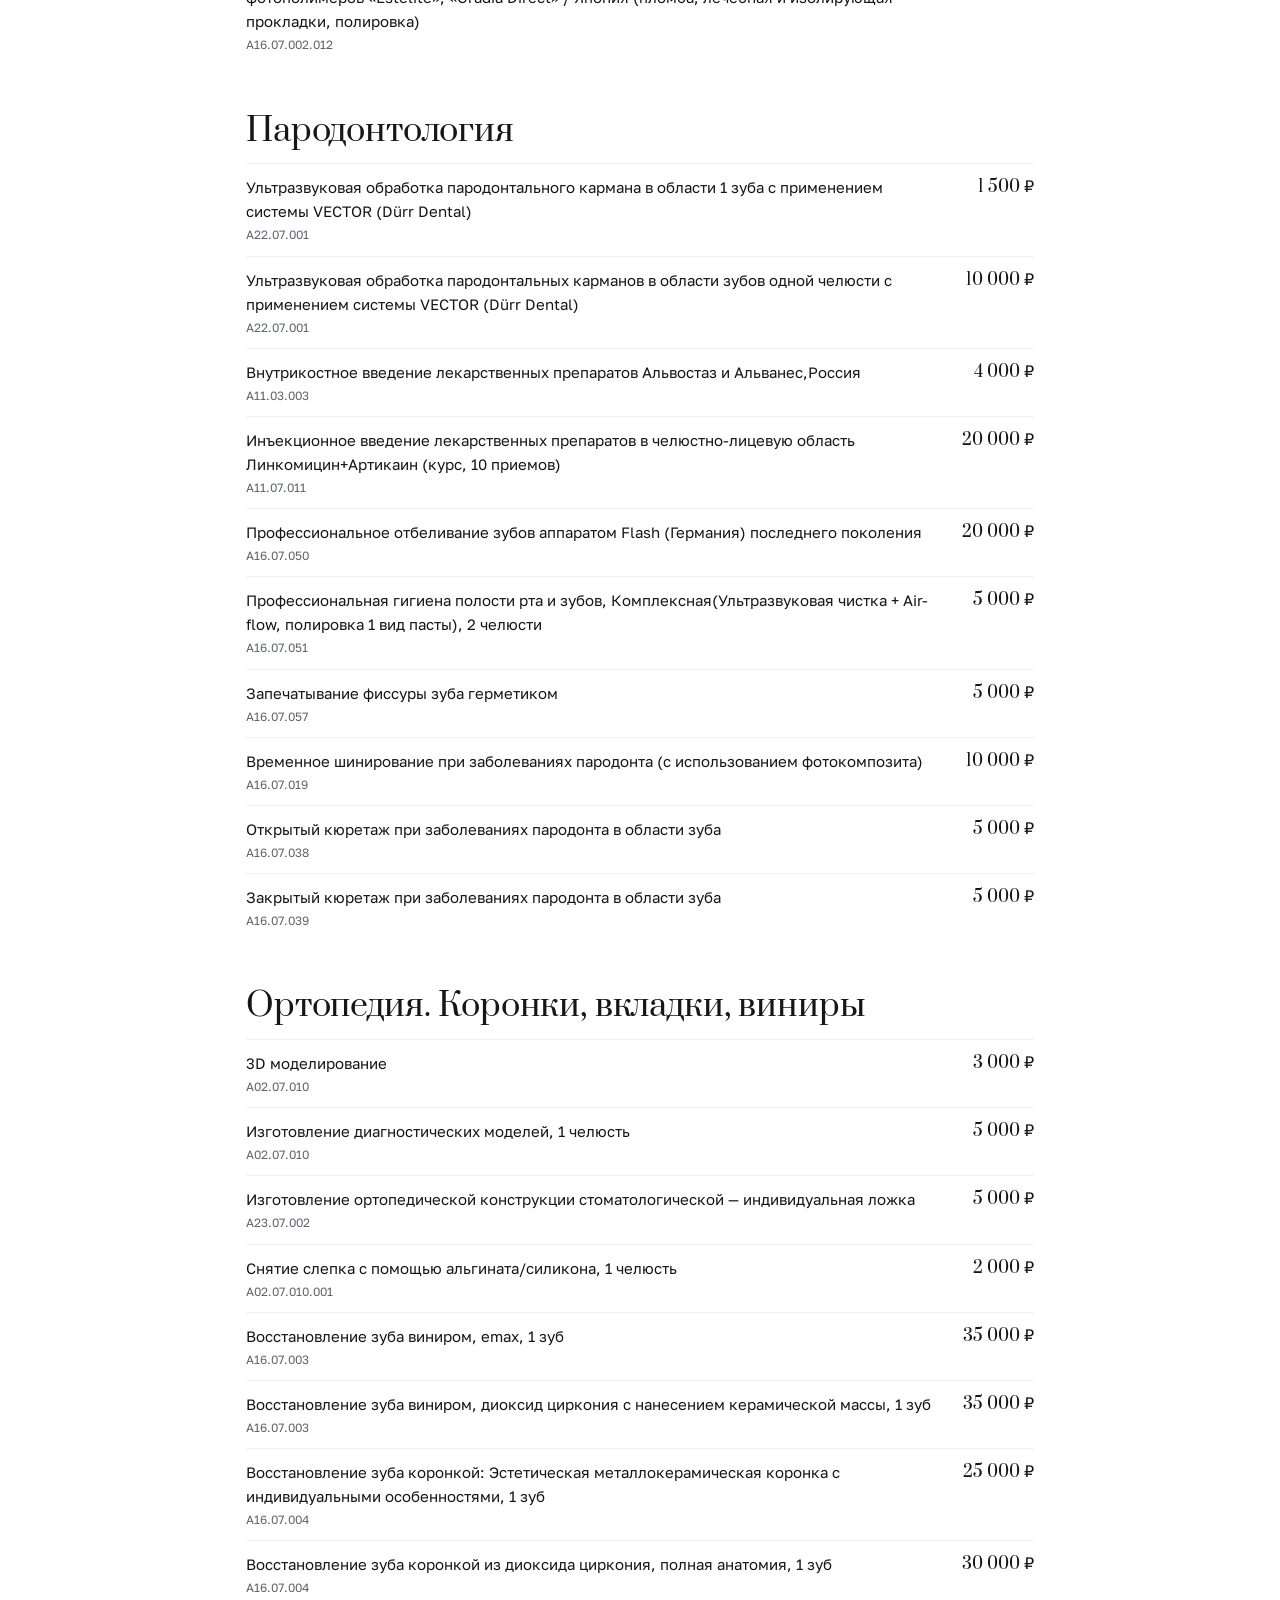
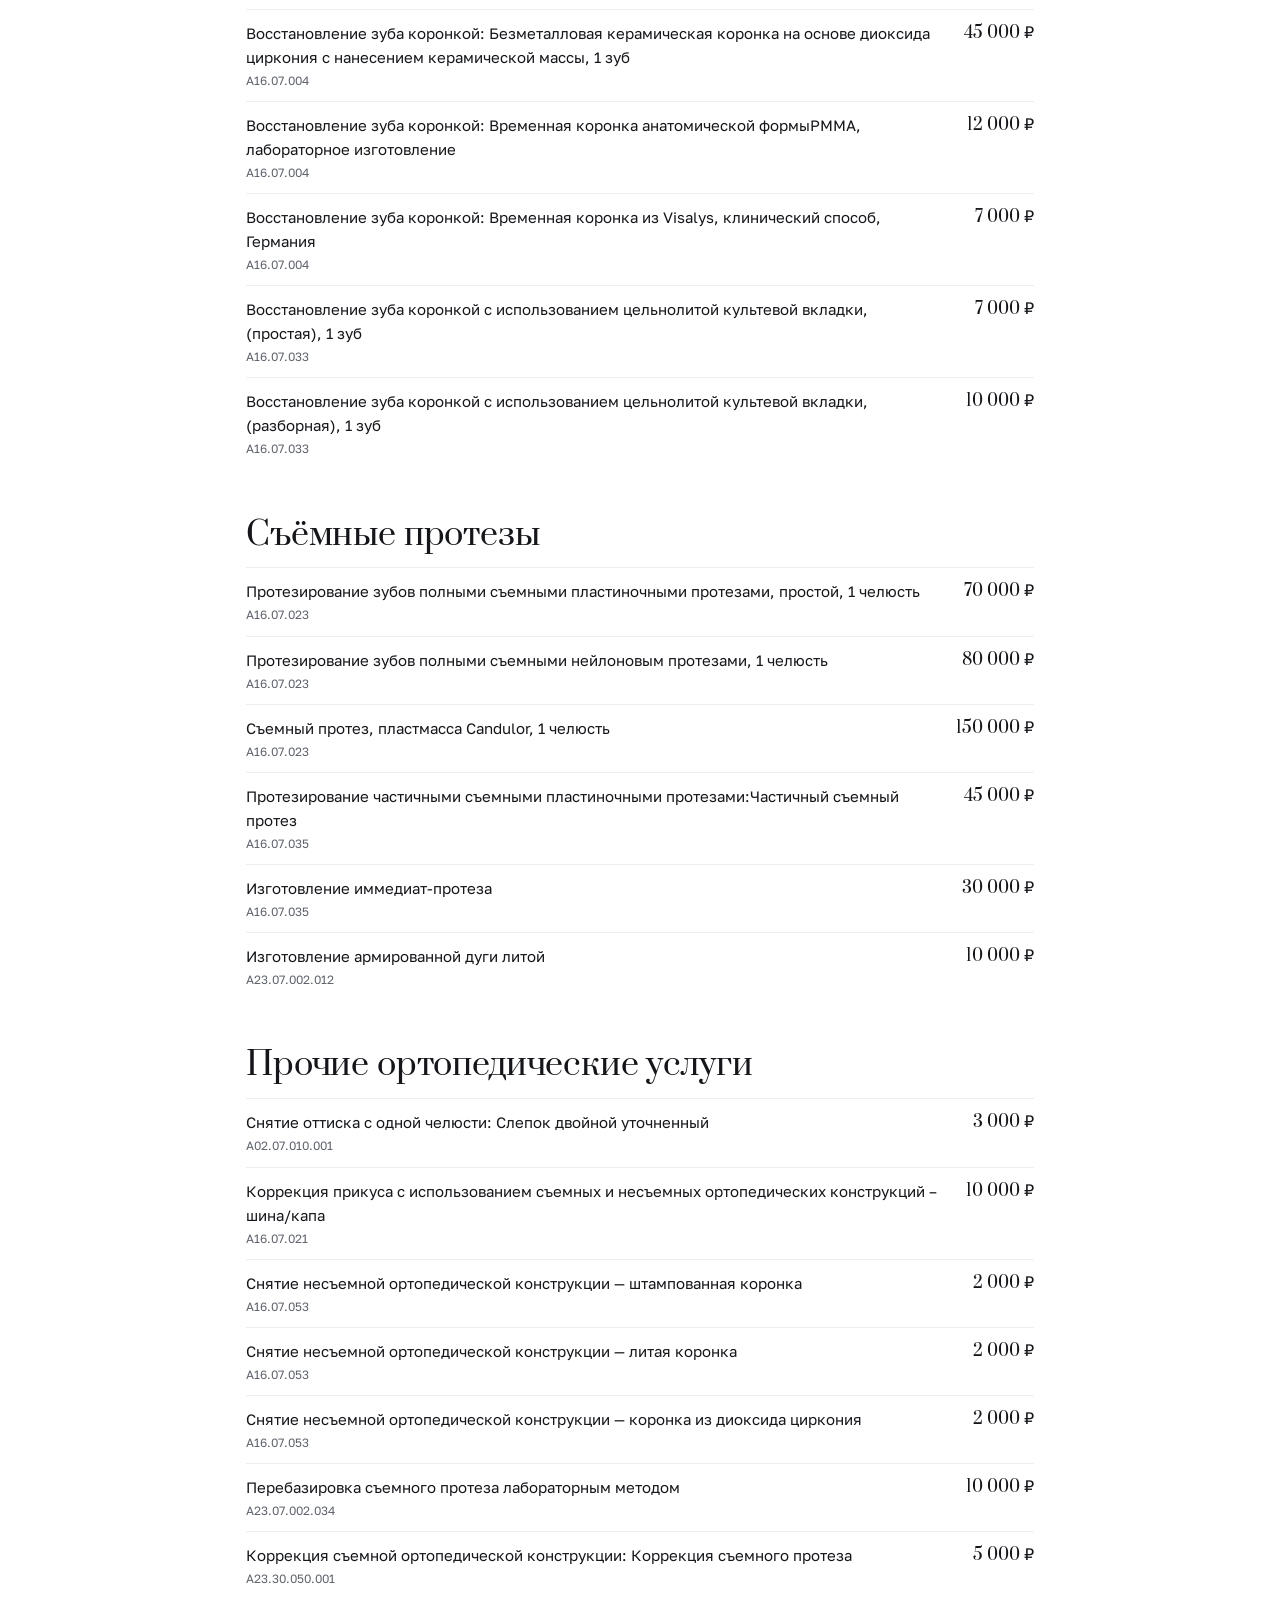
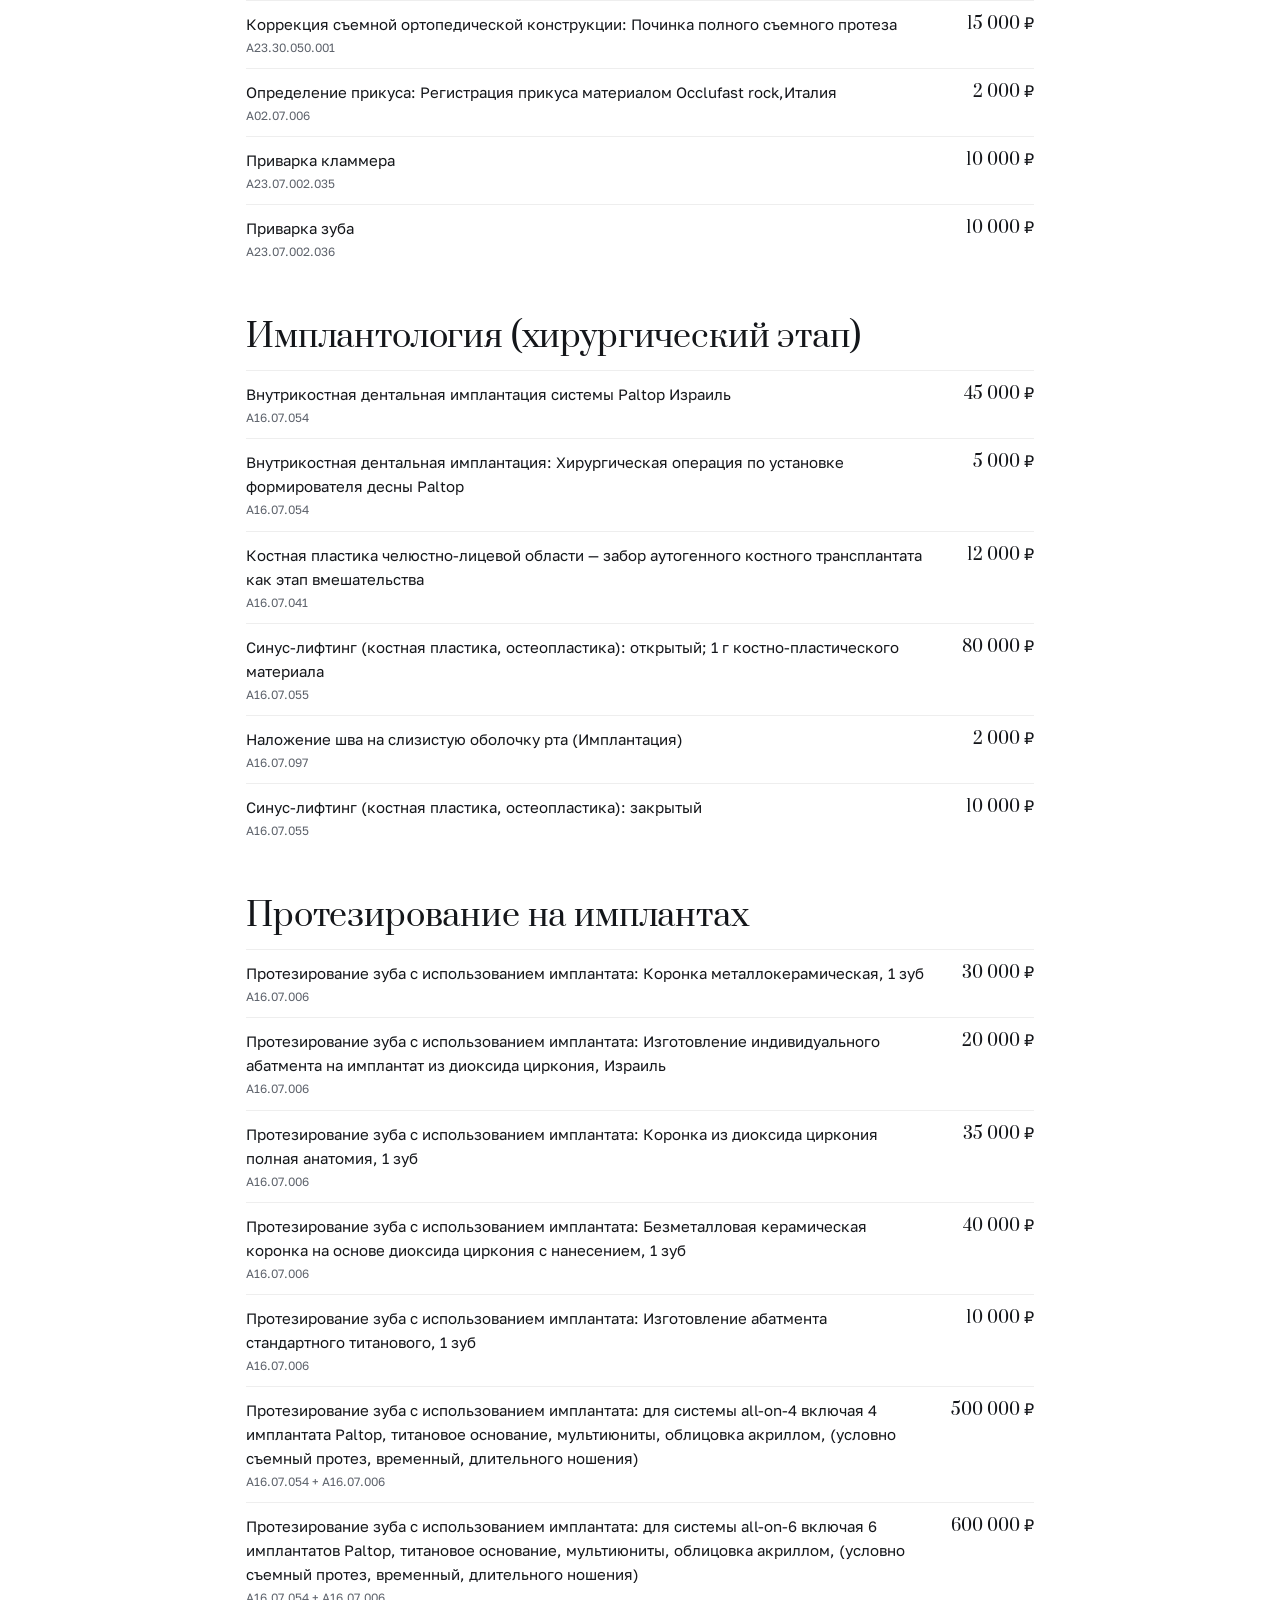
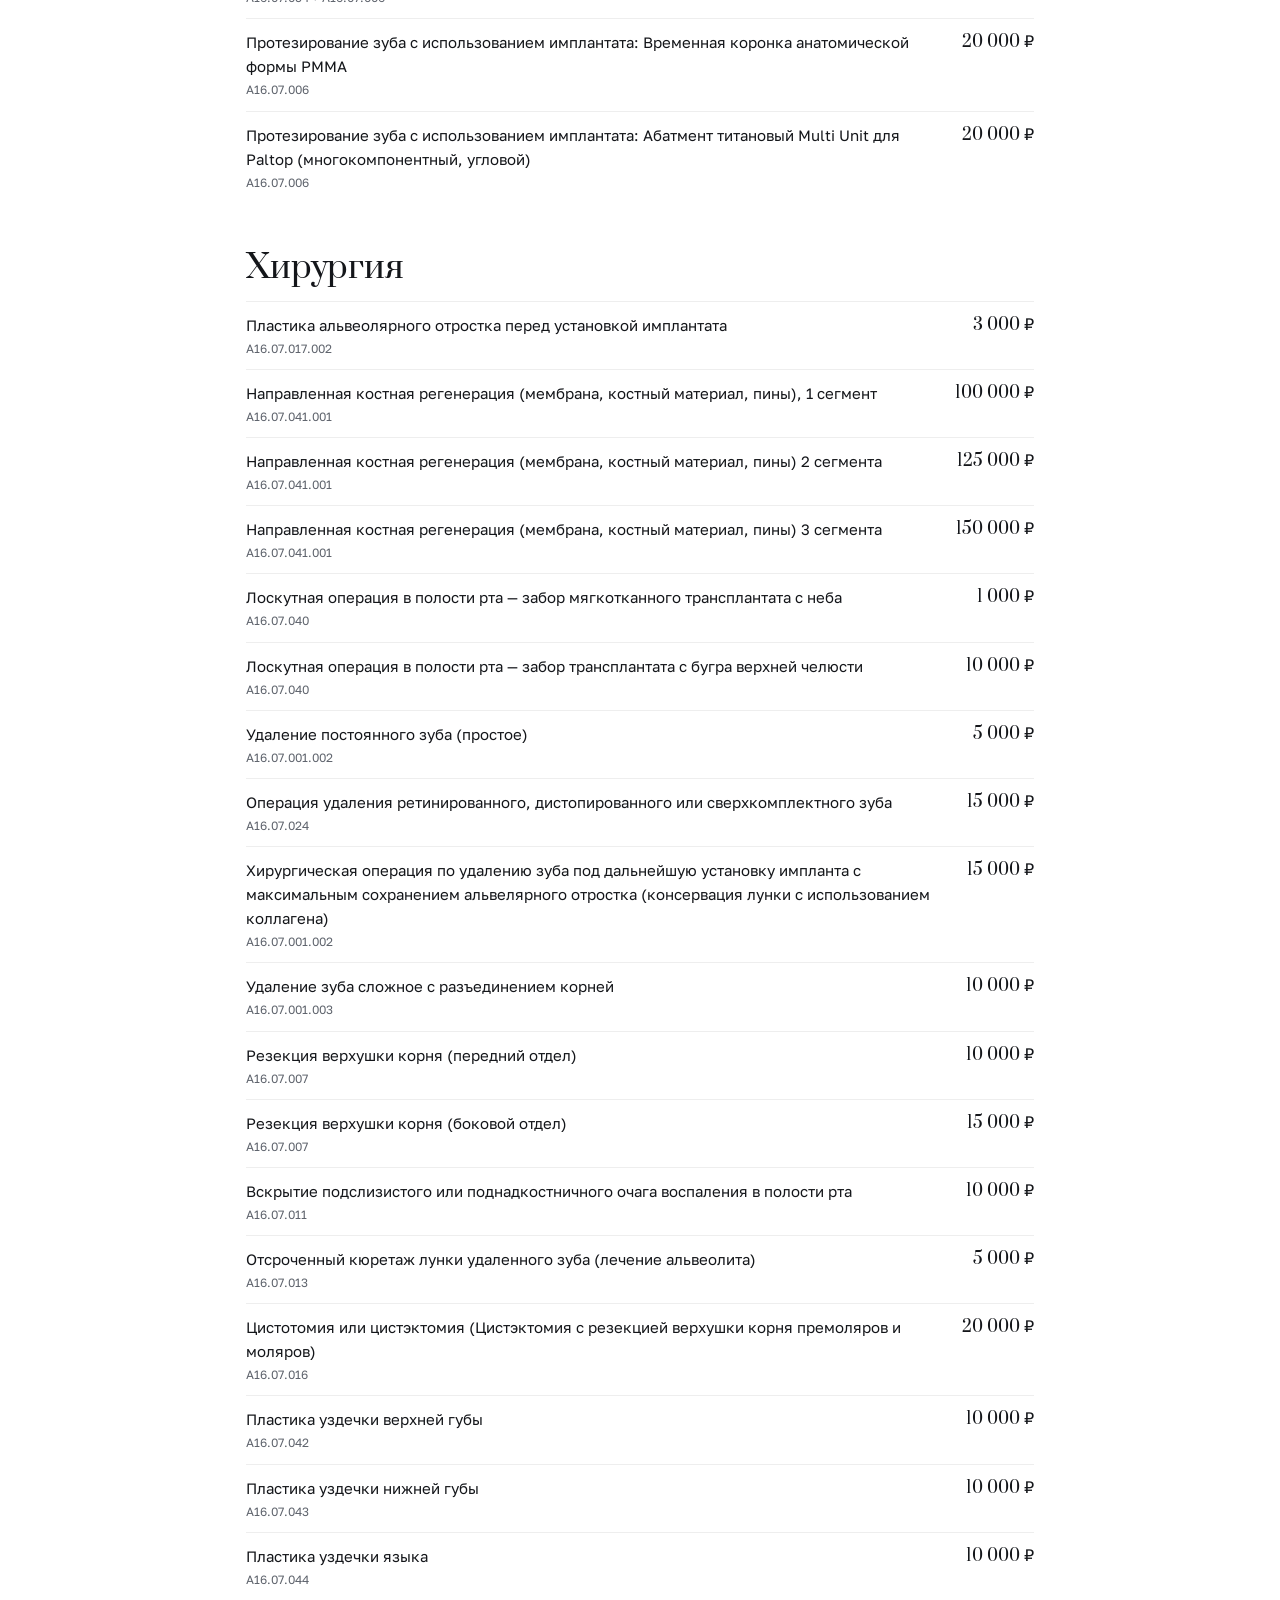
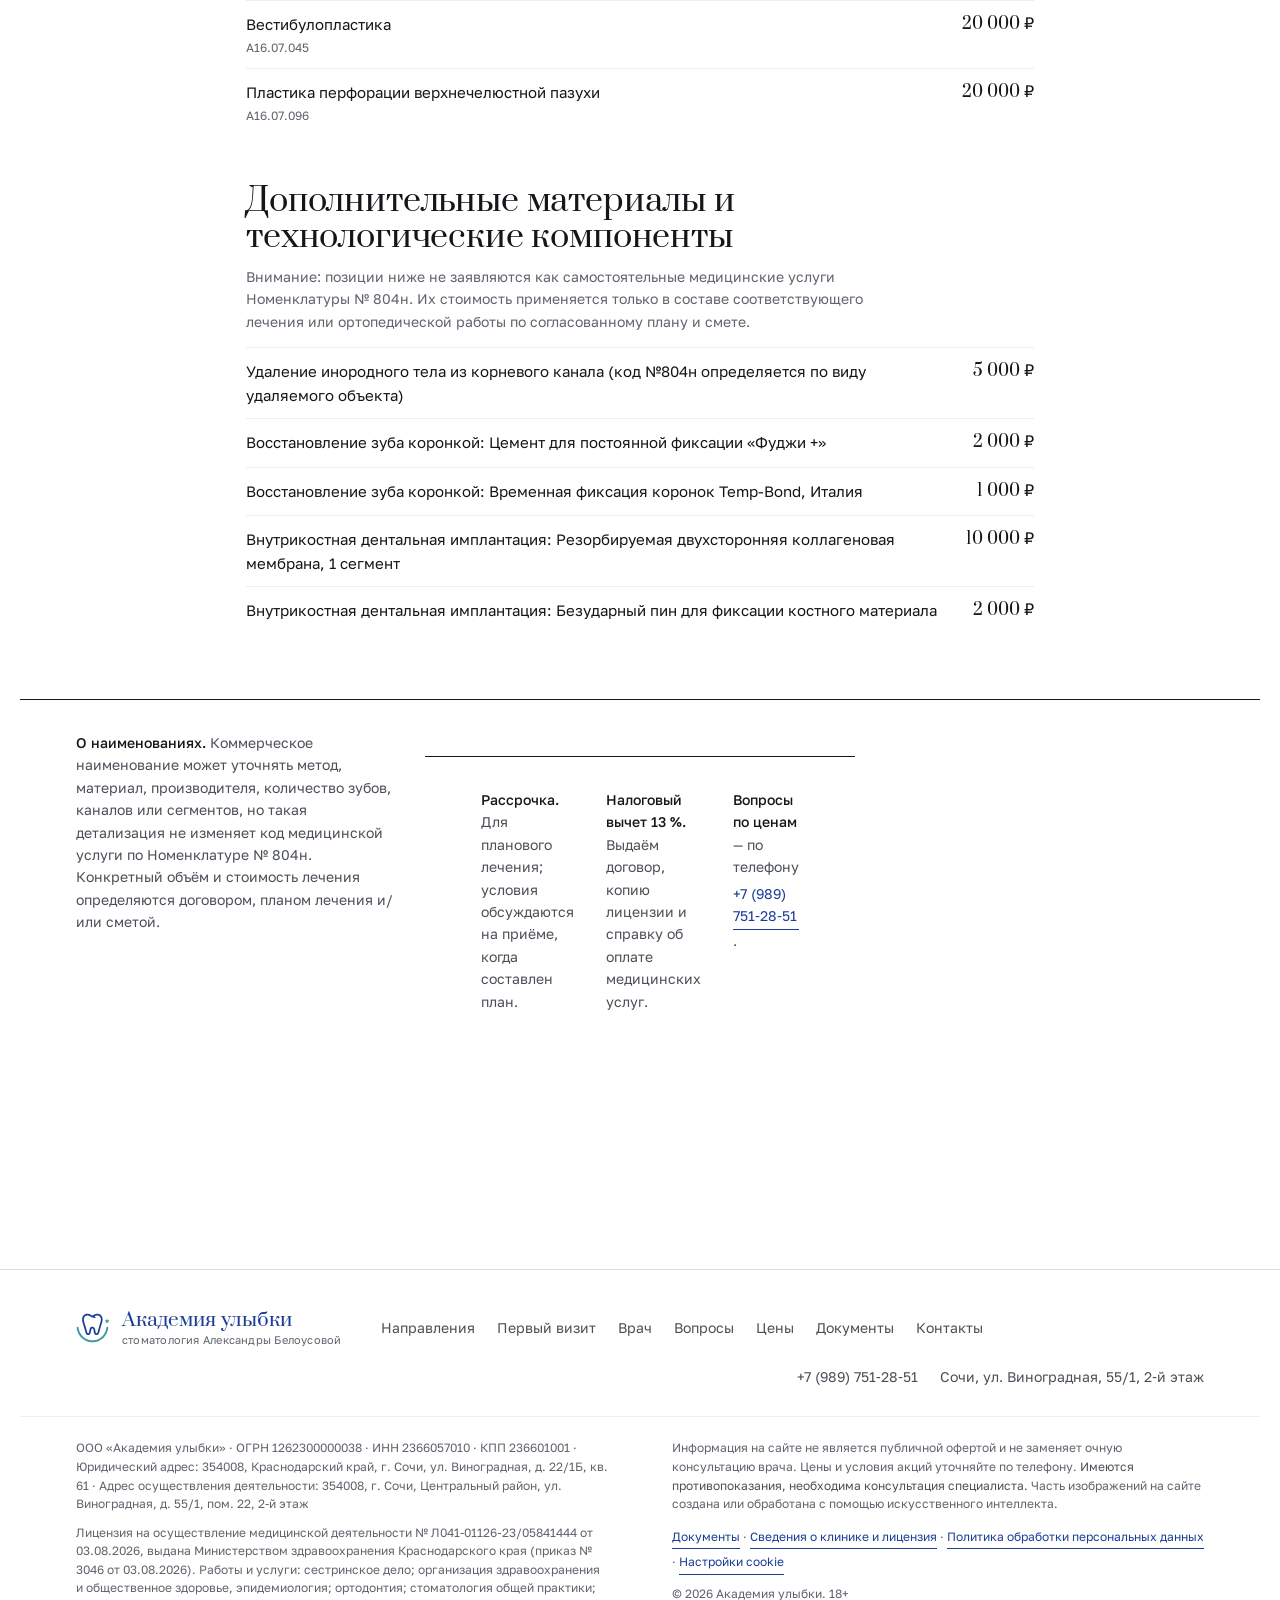
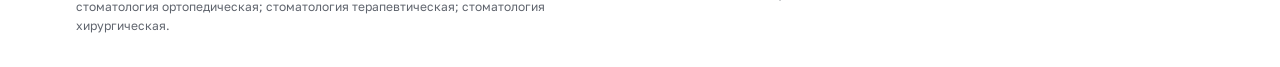
<file: prices.html>
<!doctype html>
<html lang="ru" class="js">
<head>
<meta charset="utf-8">
<meta name="viewport" content="width=device-width, initial-scale=1, viewport-fit=cover">
<noscript><style>.intro,.slab__stone,.hint,.cookie,.vi-btn,.sfx-btn,.msc,.lfpop{display:none!important}.lf > *{display:none!important}.lf__nojs{display:block!important}</style></noscript>
<meta name="color-scheme" content="light">
<meta name="theme-color" content="#ffffff">
<script>(function(){try{var v=JSON.parse(localStorage.getItem('au-vi')||'null');if(!v||!v.on)return;var c=document.documentElement.classList;c.add('vi');if(v.size>1)c.add('vi-'+v.size);if(v.scheme&&v.scheme!=='light')c.add('vi-'+v.scheme);if(v.noimg)c.add('vi-noimg');}catch(e){}})()</script>
<title>Цены на лечение зубов в Сочи — «Академия улыбки»</title>
<meta name="description" content="Прейскурант стоматологической клиники «Академия улыбки» в Сочи: консультация, гигиена, лечение, хирургия, имплантация, протезирование, виниры.">
<link rel="canonical" href="https://akademiya-ulybki.ru/prices.html">
<meta name="robots" content="index, follow, max-image-preview:large, max-snippet:-1">
<meta name="geo.region" content="RU-KDA"><meta name="geo.placename" content="Сочи">
<meta property="og:type" content="website"><meta property="og:locale" content="ru_RU">
<meta property="og:site_name" content="Академия улыбки">
<meta property="og:title" content="Цены на лечение зубов в Сочи — «Академия улыбки»"><meta property="og:description" content="Прейскурант стоматологической клиники «Академия улыбки» в Сочи: консультация, гигиена, лечение, хирургия, имплантация, протезирование, виниры.">
<meta property="og:url" content="https://akademiya-ulybki.ru/prices.html"><meta property="og:image" content="https://akademiya-ulybki.ru/assets/photo/work-2.jpg">
<meta name="twitter:card" content="summary_large_image">
<meta name="referrer" content="strict-origin-when-cross-origin">
<meta http-equiv="Content-Security-Policy" content="default-src 'self'; base-uri 'self'; object-src 'none'; form-action 'self'; img-src 'self' data: https://mc.yandex.ru https://yastatic.net; font-src 'self' data:; style-src 'self' 'unsafe-inline'; script-src 'self' 'sha256-uf9IRJ6S9SdeIRtT3uQ4ZN5GKYj15UnvRTHKgQZUw0E=' 'sha256-1LXJwhTjhb5FxeqhgYHd4vCczdZ8c5LguU8GVJm1BYg=' 'sha256-v2Opjnua+59WIMEb2UHlzQ7FqjEZfpTLm9Tb0W4eS3Q=' 'sha256-Du+OJKJSbdUgz5nrHeWWINvez6XKDDU/tyj/5c2uvwo=' 'sha256-Fad+e2s9DBViVv+2N5ZoJPTxf4uKgqPq4xgvrwNtrZU=' https://mc.yandex.ru https://yastatic.net; connect-src 'self' https://mc.yandex.ru; frame-src https://yandex.ru https://mc.yandex.ru">
<link rel="icon" href="assets/logo.svg" type="image/svg+xml">
<link rel="apple-touch-icon" href="assets/web/apple-touch-icon.png">
<link rel="manifest" href="site.webmanifest">
<link rel="preload" href="assets/font/golos-text-cyrillic-400-normal.woff2" as="font" type="font/woff2" crossorigin>
<link rel="preload" href="assets/font/prata-cyrillic-400-normal.woff2" as="font" type="font/woff2" crossorigin>
<link rel="stylesheet" href="styles.css?v=657c37d4">
<script type="application/ld+json">{"@context": "https://schema.org", "@type": ["Dentist", "MedicalClinic"], "name": "Стоматологическая клиника «Академия улыбки»", "legalName": "ООО «Академия улыбки»", "telephone": "+79897512851", "url": "https://akademiya-ulybki.ru/", "address": {"@type": "PostalAddress", "streetAddress": "ул. Виноградная, д. 55/1, пом. 22, 2-й этаж", "addressLocality": "Сочи", "addressRegion": "Краснодарский край", "postalCode": "354008", "addressCountry": "RU"}, "geo": {"@type": "GeoCoordinates", "latitude": 43.608995, "longitude": 39.720852}, "hasMap": "https://yandex.ru/maps/org/akademiya_ulybki/196221666219/", "foundingDate": "2026", "employee": {"@type": "Physician", "name": "Белоусова Александра Сергеевна", "jobTitle": "Врач стоматолог-терапевт, хирург, имплантолог", "alumniOf": "Новосибирский государственный медицинский университет"}, "hasCredential": {"@type": "EducationalOccupationalCredential", "credentialCategory": "license", "name": "Лицензия Л041-01126-23/05841444", "dateCreated": "2026-08-03", "recognizedBy": {"@type": "GovernmentOrganization", "name": "Министерство здравоохранения Краснодарского края"}}, "identifier": [{"@type": "PropertyValue", "propertyID": "ИНН", "value": "2366057010"}, {"@type": "PropertyValue", "propertyID": "ОГРН", "value": "1262300000038"}]}</script>
<script type="application/ld+json">{"@context": "https://schema.org", "@type": "BreadcrumbList", "itemListElement": [{"@type": "ListItem", "position": 1, "name": "Главная", "item": "https://akademiya-ulybki.ru/"}, {"@type": "ListItem", "position": 2, "name": "Цены", "item": "https://akademiya-ulybki.ru/prices.html"}]}</script>
</head>
<body>
<script>document.documentElement.classList.add('js')</script>
<a class="skip" href="#main">К содержимому</a>
<header class="hdr" id="hdr">
  <div class="wrap hdr__in">
    <a class="brand" href="index.html"><img src="assets/logo.svg" alt="" width="34" height="29"><span class="brand__t"><b>Академия улыбки</b><i>стоматология Александры Белоусовой</i></span></a>
    <nav class="nav" id="nav" aria-label="Разделы">
      <div class="nav__quick"><a class="nav__addr" href="index.html#kontakty">Сочи, Виноградная, 55/1, 2‑й этаж</a><div class="nav__chs"><a class="nav__ch nav__ch--tel" href="tel:+79897512851" data-track="nav_tel"><svg viewBox="0 0 32 32" width="17" height="17" fill="none" stroke="currentColor" stroke-width="2" stroke-linecap="round" stroke-linejoin="round" aria-hidden="true"><path d="M7 5h5l3 7-3.5 2a15 15 0 0 0 6.5 6.5L20 17l7 3v5a3 3 0 0 1-3 3A21 21 0 0 1 4 8a3 3 0 0 1 3-3"/></svg><span>Позвонить</span></a><a class="nav__ch nav__ch--wa" href="https://wa.me/79897512851" target="_blank" rel="noopener nofollow" data-track="nav_wa"><svg viewBox="0 0 32 32" width="17" height="17" fill="none" stroke="currentColor" stroke-width="2" stroke-linecap="round" stroke-linejoin="round" aria-hidden="true"><path d="M20.5 3.5A11.9 11.9 0 0 0 3.6 19.3L2 29l9.9-1.6A12 12 0 1 0 20.5 3.5Z"/><path d="M9 9.2c.3-.7.6-.7.9-.7h.6c.2 0 .6 0 .9.7l1.1 2.8c.1.3.2.6 0 .9l-.6.8c-.2.2-.4.5-.2.9a9.6 9.6 0 0 0 4.7 4.1c.4.2.7 0 .9-.2l.9-1c.2-.3.5-.3.8-.1l2.7 1.3c.4.2.7.3.8.5.1.4 0 1.4-.4 2-.4.7-1.6 1.4-2.5 1.5-2.2.2-5.4-1.4-7.7-3.8C8.6 16.2 7.2 13.2 7.4 11c.1-.9.9-1.4 1.6-1.8Z"/></svg><span>WhatsApp</span></a></div></div>
      <a href="index.html#napravleniya">Направления</a><a href="index.html#pervyj-vizit">Первый визит</a><a href="index.html#vrach">Врач</a><a href="index.html#ekskursiya">Экскурсия</a><a href="faq.html">Вопросы</a><a href="prices.html" class="is-cur">Цены</a><a href="docs.html">Документы</a><a href="index.html#kontakty">Контакты</a>
    </nav>
    <a class="hdr__tel" href="tel:+79897512851"><svg class="hdr__tel-i" width="18" height="18" viewBox="0 0 24 24" fill="none" stroke="currentColor" stroke-width="1.7" stroke-linecap="round" stroke-linejoin="round" aria-hidden="true"><path d="M5 4h4l2 5-2.5 1.5a11 11 0 0 0 5 5L15 13l5 2v4a2 2 0 0 1-2 2A16 16 0 0 1 3 6a2 2 0 0 1 2-2"/></svg><span>+7 (989) 751‑28‑51</span></a>
    <button class="sfx-btn" type="button" id="sfx-toggle" aria-pressed="true" title="Выключить звук"><svg width="20" height="20" viewBox="0 0 24 24" fill="none" stroke="currentColor" stroke-width="1.7" stroke-linecap="round" stroke-linejoin="round" aria-hidden="true"><path d="M4 9.5h3.2L12 5.5v13L7.2 14.5H4z"/><path class="sfx-wave" d="M15.6 9.4a4 4 0 0 1 0 5.2"/><path class="sfx-wave" d="M18.2 7.2a7.4 7.4 0 0 1 0 9.6"/><path class="sfx-off" d="M16 9.6l5 4.8M21 9.6l-5 4.8"/></svg><span class="vis-hidden">Звук</span></button>
    <button class="vi-btn" type="button" id="vi-toggle" aria-pressed="false" aria-controls="vi-panel" title="Версия для слабовидящих"><svg width="20" height="20" viewBox="0 0 24 24" fill="none" stroke="currentColor" stroke-width="1.7" stroke-linecap="round" stroke-linejoin="round" aria-hidden="true"><path d="M1.6 12S5.2 5.6 12 5.6 22.4 12 22.4 12 18.8 18.4 12 18.4 1.6 12 1.6 12Z"/><circle cx="12" cy="12" r="3.1"/></svg><span class="vi-btn__t">Для слабовидящих</span></button>
    <button class="burger" type="button" aria-label="Меню" aria-expanded="false" aria-controls="nav"><span></span></button>
  </div>
</header>
<div class="vip" id="vi-panel" hidden role="region" aria-label="Настройки отображения">
  <div class="wrap vip__in">
    <div class="vip__g"><span class="vip__l">Размер текста</span>
      <button class="vip__b vip__b--a1" type="button" data-vi="size:1" aria-pressed="false" aria-label="Обычный размер">А</button>
      <button class="vip__b vip__b--a2" type="button" data-vi="size:2" aria-pressed="false" aria-label="Крупный размер">А</button>
      <button class="vip__b vip__b--a3" type="button" data-vi="size:3" aria-pressed="false" aria-label="Очень крупный размер">А</button>
    </div>
    <div class="vip__g"><span class="vip__l">Цвета</span>
      <button class="vip__b vip__c vip__c--l" type="button" data-vi="scheme:light" aria-pressed="false">Чёрным на белом</button>
      <button class="vip__b vip__c vip__c--d" type="button" data-vi="scheme:dark" aria-pressed="false">Белым на чёрном</button>
      <button class="vip__b vip__c vip__c--s" type="button" data-vi="scheme:sepia" aria-pressed="false">Коричневым на бежевом</button>
    </div>
    <div class="vip__g"><span class="vip__l">Изображения</span>
      <button class="vip__b" type="button" data-vi="noimg:0" aria-pressed="false">Показывать</button>
      <button class="vip__b" type="button" data-vi="noimg:1" aria-pressed="false">Скрыть</button>
    </div>
    <button class="vip__off" type="button" data-vi="off:1">Обычная версия сайта</button>
  </div>
</div>
<main id="main">

<section class="page">
  <div class="wrap page__head">
    <p class="eyebrow">Прейскурант</p>
    <h1>Цены на услуги</h1>
    <p class="lead">Действующая редакция прейскуранта от 7 сентября 2026 года. Цены в рублях, <b>не являются публичной офертой</b>. Точная стоимость фиксируется <b>в письменном плане лечения</b> после осмотра. В стоимость лечения входят анестезия и изоляция. Рентгеновские снимки и КЛКТ выполняются по направлению в диагностическом центре.</p>
  </div>
  <div class="wrap pmain">
    <h2>Чаще всего спрашивают</h2>
    <table><tbody><tr><td>Консультация с осмотром и планом лечения<span>Терапевт, ортопед или хирург — цена одна</span></td><td>1 000 ₽</td></tr><tr><td>Комплексная гигиена: ультразвук и Air Flow<span>Обе челюсти, с полировкой</span></td><td>5 000 ₽</td></tr><tr><td>Пломба при кариесе<span>Фотополимер Estelite или Gradia Direct, Япония</span></td><td>5 000 ₽</td></tr><tr><td>Пломба при глубоком кариесе<span>С лечебной и изолирующей прокладками</span></td><td>9 000 ₽</td></tr><tr><td>Лечение одного канала<span>Две позиции прейскуранта: обработка канала 3 000 ₽ и пломбирование от 3 000 ₽</span></td><td>от 6 000 ₽</td></tr><tr><td>Удаление зуба простое</td><td>5 000 ₽</td></tr><tr><td>Удаление зуба сложное, с разъединением корней</td><td>10 000 ₽</td></tr><tr><td>Удаление ретинированного зуба мудрости</td><td>15 000 ₽</td></tr><tr><td>Имплантат Paltop, Израиль — установка<span>Без коронки и абатмента</span></td><td>45 000 ₽</td></tr><tr><td>Коронка из диоксида циркония<span>Полная анатомия, 1 зуб</span></td><td>30 000 ₽</td></tr><tr><td>Винир e.max<span>1 зуб</span></td><td>35 000 ₽</td></tr><tr><td>Отбеливание аппаратом Flash, Германия</td><td>20 000 ₽</td></tr></tbody></table>
    <p class="pmain__note">Ниже — полный прейскурант со всеми позициями и кодами по номенклатуре медицинских услуг (приказ Минздрава России № 804н).</p>
  </div>
  <nav class="pnav" aria-label="Группы услуг"><div class="wrap pnav__in"><a href="#priem">Приём врача-стоматолога</a><a href="#diagnostika">Диагностика</a><a href="#terapiya">Терапия. Лечение</a><a href="#plomby">Пломбы «Estelite», «Gradia Direct»</a><a href="#parodontologiya">Пародонтология</a><a href="#ortopediya">Ортопедия. Коронки, вкладки, виниры</a><a href="#semnye-protezy">Съёмные протезы</a><a href="#ortopediya-prochee">Прочие ортопедические услуги</a><a href="#implantologiya">Имплантология (хирургический этап)</a><a href="#na-implantah">Протезирование на имплантах</a><a href="#hirurgiya">Хирургия</a><a href="#materialy">Дополнительные материалы и технологические компоненты</a></div></nav>
  <div class="wrap prices"><section class="pgrp" id="priem"><h2>Приём врача-стоматолога</h2><table><tbody><tr><td>Прием (осмотр, консультация) врача-стоматолога-терапевта первичный: Консультация, в т.ч. составление плана лечения<span>B01.065.001</span></td><td>1 000 ₽</td></tr><tr><td>Прием (осмотр, консультация) врача-стоматолога-ортопеда первичный: Консультация, в т.ч. составление плана лечения<span>B01.066.001</span></td><td>1 000 ₽</td></tr><tr><td>Прием (осмотр, консультация) врача-стоматолога-хирурга первичный: Консультация, в т.ч. составление плана лечения<span>B01.067.001</span></td><td>1 000 ₽</td></tr></tbody></table></section>
<section class="pgrp" id="diagnostika"><h2>Диагностика</h2><table><tbody><tr><td>Снятие оттиска с челюсти цифровым методом (внутриротовое сканирование); коммерческий объем — две челюсти<span>A02.07.010.001</span></td><td>4 000 ₽</td></tr><tr><td>Медицинское фотографирование (фотопротокол)<span>A06.30.002.005</span></td><td>2 000 ₽</td></tr></tbody></table></section>
<section class="pgrp" id="terapiya"><h2>Терапия. Лечение</h2><table><tbody><tr><td>Наложение девитализирующей пасты (мышьяковистая паста «ДЕВИТ-АРС»)<span>A11.07.027</span></td><td>2 000 ₽</td></tr><tr><td>Наложение девитализирующей пасты (безмышьяковистая паста «Пульпатек»)<span>A11.07.027</span></td><td>2 000 ₽</td></tr><tr><td>Наложение временной пломбы «Темп-Ит»<span>A16.07.002.009</span></td><td>2 000 ₽</td></tr><tr><td>Пломбирование корневого канала зуба гуттаперчевыми штифтами + силер «AH-Plus», Германия (1 канал)<span>A16.07.008.002</span></td><td>4 000 ₽</td></tr><tr><td>Пломбирование корневого канала зуба "Резодент", Россия (1 канал)<span>A16.07.008.001</span></td><td>3 000 ₽</td></tr><tr><td>Инструментальная и медикаментозная обработка корневого канала (1 канал)<span>A16.07.030.001</span></td><td>3 000 ₽</td></tr><tr><td>Временное пломбирование лекарственным препаратом корневого канала «МЕТАПАСТА» (с кальцием)<span>A16.07.030.003</span></td><td>2 000 ₽</td></tr><tr><td>Временное пломбирование лекарственным препаратом корневого канала «МЕТАПЕКС» (с йодом) (1 канал)<span>A16.07.030.003</span></td><td>2 000 ₽</td></tr><tr><td>Временное пломбирование лекарственным препаратом корневого канала «Пульпосептин» (1 канал)<span>A16.07.030.003</span></td><td>2 000 ₽</td></tr><tr><td>Временное пломбирование лекарственным препаратом корневого канала «КАЛАСЕПТ» (1 канал)<span>A16.07.030.003</span></td><td>2 000 ₽</td></tr><tr><td>Распломбировка корневого канала, ранее леченного пастой (1 канал)<span>A16.07.082.001</span></td><td>4 000 ₽</td></tr><tr><td>Распломбировка корневого канала, ранее леченного фосфат-цементом/ резорцин-формальдегидным методом (1 канал)<span>A16.07.082.002</span></td><td>4 000 ₽</td></tr><tr><td>Распломбирование склерозированного канала (1 канал)<span>A16.07.082.002</span></td><td>4 000 ₽</td></tr><tr><td>Распломбировка корневого канала ранее леченного зуба — под подготовку к культевой вкладке (1 канал)<span>A16.07.082</span></td><td>5 000 ₽</td></tr><tr><td>Фиксация внутриканального штифта/вкладки: Стекловолоконный штифт (1 канал)<span>A16.07.093</span></td><td>5 000 ₽</td></tr><tr><td>Проводниковая анестезия «Убистезин», Германия<span>B01.003.004.002</span></td><td>1 000 ₽</td></tr><tr><td>Проводниковая анестезия «Ультракаин», Германия<span>B01.003.004.002</span></td><td>1 000 ₽</td></tr><tr><td>Проводниковая анестезия «Сканданест», Германия<span>B01.003.004.002</span></td><td>1 000 ₽</td></tr><tr><td>Проводниковая анестезия «Артикаин инибса», Испания<span>B01.003.004.002</span></td><td>1 000 ₽</td></tr><tr><td>Инфильтрационная анестезия «Убистезин», Германия<span>B01.003.004.005</span></td><td>1 000 ₽</td></tr><tr><td>Инфильтрационная анестезия «Ультракаин», Германия<span>B01.003.004.005</span></td><td>1 000 ₽</td></tr><tr><td>Инфильтрационная анестезия «Сканданест», Германия<span>B01.003.004.005</span></td><td>1 000 ₽</td></tr><tr><td>Инфильтрационная анестезия «Артикаин инибса», Испания<span>B01.003.004.005</span></td><td>1 000 ₽</td></tr></tbody></table></section>
<section class="pgrp" id="plomby"><h2>Пломбы «Estelite», «Gradia Direct»</h2><table><tbody><tr><td>Восстановление зуба пломбой I, V, VI класс по Блэку с использованием материалов из фотополимеров «Estelite», «Gradia Direct» / Япония (пломба, изолирующая прокладка, полировка)<span>A16.07.002.010</span></td><td>5 000 ₽</td></tr><tr><td>Восстановление зуба пломбой I, V, VI класс по Блэку с использованием материалов из фотополимеров «Estelite», «Gradia Direct» / Япония (пломба, лечебная и изолирующая прокладки, полировка)<span>A16.07.002.010</span></td><td>9 000 ₽</td></tr><tr><td>Восстановление зуба пломбой с нарушением контактного пункта II, III класс по Блэку с использованием материалов из фотополимеров «Estelite», «Gradia Direct» / Япония (пломба, изолирующая прокладка, полировка)<span>A16.07.002.011</span></td><td>5 000 ₽</td></tr><tr><td>Восстановление зуба пломбой с нарушением контактного пункта II, III класс по Блэку с использованием материалов из фотополимеров «Estelite», «Gradia Direct» / Япония (пломба, изолирующая и лечебная прокладки, полировка)<span>A16.07.002.011</span></td><td>9 000 ₽</td></tr><tr><td>Восстановление зуба пломбой IV класс по Блэку с использованием материалов из фотополимеров «Estelite», «Gradia Direct» / Япония (пломба, изолирующая прокладка, полировка)<span>A16.07.002.012</span></td><td>5 000 ₽</td></tr><tr><td>Восстановление зуба пломбой IV класс по Блэку с использованием материалов из фотополимеров «Estelite», «Gradia Direct» / Япония (пломба, лечебная и изолирующая прокладки, полировка)<span>A16.07.002.012</span></td><td>9 000 ₽</td></tr></tbody></table></section>
<section class="pgrp" id="parodontologiya"><h2>Пародонтология</h2><table><tbody><tr><td>Ультразвуковая обработка пародонтального кармана в области 1 зуба с применением системы VECTOR (Dürr Dental)<span>A22.07.001</span></td><td>1 500 ₽</td></tr><tr><td>Ультразвуковая обработка пародонтальных карманов в области зубов одной челюсти с применением системы VECTOR (Dürr Dental)<span>A22.07.001</span></td><td>10 000 ₽</td></tr><tr><td>Внутрикостное введение лекарственных препаратов Альвостаз и Альванес,Россия<span>A11.03.003</span></td><td>4 000 ₽</td></tr><tr><td>Инъекционное введение лекарственных препаратов в челюстно-лицевую область Линкомицин+Артикаин (курс, 10 приемов)<span>A11.07.011</span></td><td>20 000 ₽</td></tr><tr><td>Профессиональное отбеливание зубов аппаратом Flash (Германия) последнего поколения<span>A16.07.050</span></td><td>20 000 ₽</td></tr><tr><td>Профессиональная гигиена полости рта и зубов, Комплексная(Ультразвуковая чистка + Air-flow, полировка 1 вид пасты), 2 челюсти<span>A16.07.051</span></td><td>5 000 ₽</td></tr><tr><td>Запечатывание фиссуры зуба герметиком<span>A16.07.057</span></td><td>5 000 ₽</td></tr><tr><td>Временное шинирование при заболеваниях пародонта (с использованием фотокомпозита)<span>A16.07.019</span></td><td>10 000 ₽</td></tr><tr><td>Открытый кюретаж при заболеваниях пародонта в области зуба<span>A16.07.038</span></td><td>5 000 ₽</td></tr><tr><td>Закрытый кюретаж при заболеваниях пародонта в области зуба<span>A16.07.039</span></td><td>5 000 ₽</td></tr></tbody></table></section>
<section class="pgrp" id="ortopediya"><h2>Ортопедия. Коронки, вкладки, виниры</h2><table><tbody><tr><td>3D моделирование<span>A02.07.010</span></td><td>3 000 ₽</td></tr><tr><td>Изготовление диагностических моделей, 1 челюсть<span>A02.07.010</span></td><td>5 000 ₽</td></tr><tr><td>Изготовление ортопедической конструкции стоматологической — индивидуальная ложка<span>A23.07.002</span></td><td>5 000 ₽</td></tr><tr><td>Снятие слепка с помощью альгината/силикона, 1 челюсть<span>A02.07.010.001</span></td><td>2 000 ₽</td></tr><tr><td>Восстановление зуба виниром, emax, 1 зуб<span>A16.07.003</span></td><td>35 000 ₽</td></tr><tr><td>Восстановление зуба виниром, диоксид циркония с нанесением керамической массы, 1 зуб<span>A16.07.003</span></td><td>35 000 ₽</td></tr><tr><td>Восстановление зуба коронкой: Эстетическая металлокерамическая коронка с индивидуальными особенностями, 1 зуб<span>A16.07.004</span></td><td>25 000 ₽</td></tr><tr><td>Восстановление зуба коронкой из диоксида циркония, полная анатомия, 1 зуб<span>A16.07.004</span></td><td>30 000 ₽</td></tr><tr><td>Восстановление зуба коронкой: Безметалловая керамическая коронка на основе диоксида циркония с нанесением керамической массы, 1 зуб<span>A16.07.004</span></td><td>45 000 ₽</td></tr><tr><td>Восстановление зуба коронкой: Временная коронка анатомической формыРММА, лабораторное изготовление<span>A16.07.004</span></td><td>12 000 ₽</td></tr><tr><td>Восстановление зуба коронкой: Временная коронка из Visalys, клинический способ, Германия<span>A16.07.004</span></td><td>7 000 ₽</td></tr><tr><td>Восстановление зуба коронкой с использованием цельнолитой культевой вкладки, (простая), 1 зуб<span>A16.07.033</span></td><td>7 000 ₽</td></tr><tr><td>Восстановление зуба коронкой с использованием цельнолитой культевой вкладки, (разборная), 1 зуб<span>A16.07.033</span></td><td>10 000 ₽</td></tr></tbody></table></section>
<section class="pgrp" id="semnye-protezy"><h2>Съёмные протезы</h2><table><tbody><tr><td>Протезирование зубов полными съемными пластиночными протезами, простой, 1 челюсть<span>A16.07.023</span></td><td>70 000 ₽</td></tr><tr><td>Протезирование зубов полными съемными нейлоновым протезами, 1 челюсть<span>A16.07.023</span></td><td>80 000 ₽</td></tr><tr><td>Съемный протез, пластмасса Candulor, 1 челюсть<span>A16.07.023</span></td><td>150 000 ₽</td></tr><tr><td>Протезирование частичными съемными пластиночными протезами:Частичный съемный протез<span>A16.07.035</span></td><td>45 000 ₽</td></tr><tr><td>Изготовление иммедиат-протеза<span>A16.07.035</span></td><td>30 000 ₽</td></tr><tr><td>Изготовление армированной дуги литой<span>A23.07.002.012</span></td><td>10 000 ₽</td></tr></tbody></table></section>
<section class="pgrp" id="ortopediya-prochee"><h2>Прочие ортопедические услуги</h2><table><tbody><tr><td>Снятие оттиска с одной челюсти: Слепок двойной уточненный<span>A02.07.010.001</span></td><td>3 000 ₽</td></tr><tr><td>Коррекция прикуса с использованием съемных и несъемных ортопедических конструкций – шина/капа<span>A16.07.021</span></td><td>10 000 ₽</td></tr><tr><td>Снятие несъемной ортопедической конструкции — штампованная коронка<span>A16.07.053</span></td><td>2 000 ₽</td></tr><tr><td>Снятие несъемной ортопедической конструкции — литая коронка<span>A16.07.053</span></td><td>2 000 ₽</td></tr><tr><td>Снятие несъемной ортопедической конструкции — коронка из диоксида циркония<span>A16.07.053</span></td><td>2 000 ₽</td></tr><tr><td>Перебазировка съемного протеза лабораторным методом<span>A23.07.002.034</span></td><td>10 000 ₽</td></tr><tr><td>Коррекция съемной ортопедической конструкции: Коррекция съемного протеза<span>A23.30.050.001</span></td><td>5 000 ₽</td></tr><tr><td>Коррекция съемной ортопедической конструкции: Починка полного съемного протеза<span>A23.30.050.001</span></td><td>15 000 ₽</td></tr><tr><td>Определение прикуса: Регистрация прикуса материалом Occlufast rock,Италия<span>A02.07.006</span></td><td>2 000 ₽</td></tr><tr><td>Приварка кламмера<span>A23.07.002.035</span></td><td>10 000 ₽</td></tr><tr><td>Приварка зуба<span>A23.07.002.036</span></td><td>10 000 ₽</td></tr></tbody></table></section>
<section class="pgrp" id="implantologiya"><h2>Имплантология (хирургический этап)</h2><table><tbody><tr><td>Внутрикостная дентальная имплантация системы Paltop Израиль<span>A16.07.054</span></td><td>45 000 ₽</td></tr><tr><td>Внутрикостная дентальная имплантация: Хирургическая операция по установке формирователя десны Paltop<span>A16.07.054</span></td><td>5 000 ₽</td></tr><tr><td>Костная пластика челюстно-лицевой области — забор аутогенного костного трансплантата как этап вмешательства<span>A16.07.041</span></td><td>12 000 ₽</td></tr><tr><td>Синус-лифтинг (костная пластика, остеопластика): открытый; 1 г костно-пластического материала<span>A16.07.055</span></td><td>80 000 ₽</td></tr><tr><td>Наложение шва на слизистую оболочку рта (Имплантация)<span>A16.07.097</span></td><td>2 000 ₽</td></tr><tr><td>Синус-лифтинг (костная пластика, остеопластика): закрытый<span>A16.07.055</span></td><td>10 000 ₽</td></tr></tbody></table></section>
<section class="pgrp" id="na-implantah"><h2>Протезирование на имплантах</h2><table><tbody><tr><td>Протезирование зуба с использованием имплантата: Коронка металлокерамическая, 1 зуб<span>A16.07.006</span></td><td>30 000 ₽</td></tr><tr><td>Протезирование зуба с использованием имплантата: Изготовление индивидуального абатмента на имплантат из диоксида циркония, Израиль<span>A16.07.006</span></td><td>20 000 ₽</td></tr><tr><td>Протезирование зуба с использованием имплантата: Коронка из диоксида циркония полная анатомия, 1 зуб<span>A16.07.006</span></td><td>35 000 ₽</td></tr><tr><td>Протезирование зуба с использованием имплантата: Безметалловая керамическая коронка на основе диоксида циркония с нанесением, 1 зуб<span>A16.07.006</span></td><td>40 000 ₽</td></tr><tr><td>Протезирование зуба с использованием имплантата: Изготовление абатмента стандартного титанового, 1 зуб<span>A16.07.006</span></td><td>10 000 ₽</td></tr><tr><td>Протезирование зуба с использованием имплантата: для системы all-on-4 включая 4 имплантата Paltop, титановое основание, мультиюниты, облицовка акриллом, (условно съемный протез, временный, длительного ношения)<span>A16.07.054 + A16.07.006</span></td><td>500 000 ₽</td></tr><tr><td>Протезирование зуба с использованием имплантата: для системы all-on-6 включая 6 имплантатов Paltop, титановое основание, мультиюниты, облицовка акриллом, (условно съемный протез, временный, длительного ношения)<span>A16.07.054 + A16.07.006</span></td><td>600 000 ₽</td></tr><tr><td>Протезирование зуба с использованием имплантата: Временная коронка анатомической формы РММА<span>A16.07.006</span></td><td>20 000 ₽</td></tr><tr><td>Протезирование зуба с использованием имплантата: Абатмент титановый Multi Unit для Paltop (многокомпонентный, угловой)<span>A16.07.006</span></td><td>20 000 ₽</td></tr></tbody></table></section>
<section class="pgrp" id="hirurgiya"><h2>Хирургия</h2><table><tbody><tr><td>Пластика альвеолярного отростка перед установкой имплантата<span>A16.07.017.002</span></td><td>3 000 ₽</td></tr><tr><td>Направленная костная регенерация (мембрана, костный материал, пины), 1 сегмент<span>A16.07.041.001</span></td><td>100 000 ₽</td></tr><tr><td>Направленная костная регенерация (мембрана, костный материал, пины) 2 сегмента<span>A16.07.041.001</span></td><td>125 000 ₽</td></tr><tr><td>Направленная костная регенерация (мембрана, костный материал, пины) 3 сегмента<span>A16.07.041.001</span></td><td>150 000 ₽</td></tr><tr><td>Лоскутная операция в полости рта — забор мягкотканного трансплантата с неба<span>A16.07.040</span></td><td>1 000 ₽</td></tr><tr><td>Лоскутная операция в полости рта — забор трансплантата с бугра верхней челюсти<span>A16.07.040</span></td><td>10 000 ₽</td></tr><tr><td>Удаление постоянного зуба (простое)<span>A16.07.001.002</span></td><td>5 000 ₽</td></tr><tr><td>Операция удаления ретинированного, дистопированного или сверхкомплектного зуба<span>A16.07.024</span></td><td>15 000 ₽</td></tr><tr><td>Хирургическая операция по удалению зуба под дальнейшую установку импланта с максимальным сохранением альвелярного отростка (консервация лунки с использованием коллагена)<span>A16.07.001.002</span></td><td>15 000 ₽</td></tr><tr><td>Удаление зуба сложное с разъединением корней<span>A16.07.001.003</span></td><td>10 000 ₽</td></tr><tr><td>Резекция верхушки корня (передний отдел)<span>A16.07.007</span></td><td>10 000 ₽</td></tr><tr><td>Резекция верхушки корня (боковой отдел)<span>A16.07.007</span></td><td>15 000 ₽</td></tr><tr><td>Вскрытие подслизистого или поднадкостничного очага воспаления в полости рта<span>A16.07.011</span></td><td>10 000 ₽</td></tr><tr><td>Отсроченный кюретаж лунки удаленного зуба (лечение альвеолита)<span>A16.07.013</span></td><td>5 000 ₽</td></tr><tr><td>Цистотомия или цистэктомия (Цистэктомия с резекцией верхушки корня премоляров и моляров)<span>A16.07.016</span></td><td>20 000 ₽</td></tr><tr><td>Пластика уздечки верхней губы<span>A16.07.042</span></td><td>10 000 ₽</td></tr><tr><td>Пластика уздечки нижней губы<span>A16.07.043</span></td><td>10 000 ₽</td></tr><tr><td>Пластика уздечки языка<span>A16.07.044</span></td><td>10 000 ₽</td></tr><tr><td>Вестибулопластика<span>A16.07.045</span></td><td>20 000 ₽</td></tr><tr><td>Пластика перфорации верхнечелюстной пазухи<span>A16.07.096</span></td><td>20 000 ₽</td></tr></tbody></table></section>
<section class="pgrp" id="materialy"><h2>Дополнительные материалы и технологические компоненты</h2><p class="pgrp__note">Внимание: позиции ниже не заявляются как самостоятельные медицинские услуги Номенклатуры № 804н. Их стоимость применяется только в составе соответствующего лечения или ортопедической работы по согласованному плану и смете.</p><table><tbody><tr><td>Удаление инородного тела из корневого канала (код №804н определяется по виду удаляемого объекта)</td><td>5 000 ₽</td></tr><tr><td>Восстановление зуба коронкой: Цемент для постоянной фиксации «Фуджи +»</td><td>2 000 ₽</td></tr><tr><td>Восстановление зуба коронкой: Временная фиксация коронок Temp-Bond, Италия</td><td>1 000 ₽</td></tr><tr><td>Внутрикостная дентальная имплантация: Резорбируемая двухсторонняя коллагеновая мембрана, 1 сегмент</td><td>10 000 ₽</td></tr><tr><td>Внутрикостная дентальная имплантация: Безударный пин для фиксации костного материала</td><td>2 000 ₽</td></tr></tbody></table></section>
</div>
  <div class="wrap notes">
    <p><b>О наименованиях.</b> Коммерческое наименование может уточнять метод, материал, производителя, количество зубов, каналов или сегментов, но такая детализация не изменяет код медицинской услуги по Номенклатуре № 804н. Конкретный объём и стоимость лечения определяются договором, планом лечения и/или сметой.</p>
    <div class="wrap notes">
    <p><b>Рассрочка.</b> Для планового лечения; условия обсуждаются на приёме, когда составлен план.</p>
    <p><b>Налоговый вычет 13 %.</b> Выдаём договор, копию лицензии и справку об оплате медицинских услуг.</p>
    <p><b>Вопросы по ценам</b> — по телефону <a class="lnk" href="tel:+79897512851">+7 (989) 751‑28‑51</a>.</p>
  </div>
</section>
</main>
<footer class="ftr">
  <div class="wrap ftr__in">
    <a class="brand" href="index.html"><img src="assets/logo.svg" alt="" width="34" height="29"><span class="brand__t"><b>Академия улыбки</b><i>стоматология Александры Белоусовой</i></span></a>
    <nav class="ftr__nav" aria-label="Подвал"><a href="index.html#napravleniya">Направления</a><a href="index.html#pervyj-vizit">Первый визит</a><a href="index.html#vrach">Врач</a><a href="faq.html">Вопросы</a><a href="prices.html">Цены</a><a href="docs.html">Документы</a><a href="index.html#kontakty">Контакты</a></nav>
    <div class="ftr__c"><a href="tel:+79897512851">+7 (989) 751‑28‑51</a><span>Сочи, ул. Виноградная, 55/1, 2‑й этаж</span></div>
  </div>
  <div class="wrap ftr__legal">
    <div class="ftr__col">
    <p>ООО «Академия улыбки» · ОГРН 1262300000038 · ИНН 2366057010 · КПП 236601001 · Юридический адрес: 354008, Краснодарский край, г. Сочи, ул. Виноградная, д. 22/1Б, кв. 61 · Адрес осуществления деятельности: 354008, г. Сочи, Центральный район, ул. Виноградная, д. 55/1, пом. 22, 2‑й этаж</p>
    <p>Лицензия на осуществление медицинской деятельности № Л041‑01126‑23/05841444 от 03.08.2026, выдана Министерством здравоохранения Краснодарского края (приказ № 3046 от 03.08.2026). Работы и услуги: сестринское дело; организация здравоохранения и общественное здоровье, эпидемиология; ортодонтия; стоматология общей практики; стоматология ортопедическая; стоматология терапевтическая; стоматология хирургическая.</p>
    </div>
    <div class="ftr__col">
    <p>Информация на сайте не является публичной офертой и не заменяет очную консультацию врача. Цены и условия акций уточняйте по телефону. <span class="ftr__warn">Имеются противопоказания, необходима консультация специалиста.</span> Часть изображений на сайте создана или обработана с помощью искусственного интеллекта.</p>
    <p><a class="lnk" href="docs.html">Документы</a> · <a class="lnk" href="info.html">Сведения о клинике и лицензия</a> · <a class="lnk" href="privacy.html">Политика обработки персональных данных</a> · <button class="lnk" type="button" id="cookie-settings">Настройки cookie</button></p>
    <p>© 2026 Академия улыбки. 18+</p>
    </div>
  </div>
</footer>

<div class="lfpop" id="lfpop" hidden>
  <div class="lfpop__back" data-lf-close></div>
  <div class="lfpop__box" role="dialog" aria-modal="true" aria-labelledby="lf-pop-t">
    <button class="lfpop__x" type="button" aria-label="Закрыть" data-lf-close></button>
    <!-- Тот же помощник, что зовёт из угла, встречает и внутри окна: человек
         видит, что попал туда, куда нажимал. После отправки он подпрыгивает —
         это единственное место, где прыжок уместен. Картинка декоративная,
         поэтому alt пустой: всё, что нужно знать, сказано текстом рядом. -->
    
    <form class="lf lf--compact" id="lf-pop" novalidate>
      <div class="lf__head">
        <p class="eyebrow">Прежде чем уйти</p>
        <h3 class="lf__t">Перезвоним и подберём время</h3>
        <p class="lf__p">Имя и телефон — остальное спросим при звонке.</p>
      </div>
      <div class="lf__grid">
        <label class="lf__f">
          <span class="lf__l">Как вас зовут</span>
          <!-- У полей с именем и телефоном намеренно нет атрибута name.
               Без него браузер не может подставить их в адресную строку: если
               скрипт по какой-то причине не перехватит отправку, форма уйдёт
               обычным запросом — и тогда имя и телефон пациента оказались бы в
               адресе страницы, в истории браузера и в журналах сервера.
               Скрипт берёт поля по id, автоподстановку ведёт autocomplete —
               оба механизма в name не нуждаются. У переключателя времени name
               остаётся: без него три кнопки перестанут быть одной группой, а
               личных данных в нём нет. -->
          <input class="lf__i" type="text" id="lf-pop-name" autocomplete="given-name"
                 required minlength="2" maxlength="60" placeholder="Имя">
        </label>
        <label class="lf__f">
          <span class="lf__l">Телефон</span>
          <!-- «+7» стоит отдельной надписью и набран жирнее остального номера:
               так сразу видно, что вводить нужно с девятки. Если всё же начнут
               с восьмёрки или с +7, поле снимет их само. -->
          <span class="lf__tel">
            <span class="lf__tel-code" aria-hidden="true">+7</span>
            <input class="lf__i lf__i--tel" type="tel" id="lf-pop-tel" autocomplete="tel"
                   required inputmode="tel" maxlength="22" placeholder="(___) ___-__-__"
                   aria-describedby="lf-pop-tel-code">
            <span class="vis-hidden" id="lf-pop-tel-code">Код страны +7 подставляется сам</span>
          </span>
        </label>
      </div>
      <!-- Во всплывающем окне этот блок скрыт стилем (.lf--compact): там нужно
           спросить минимум, иначе окно занимает весь экран телефона. Поле не
           удалено, а скрыто — значение «в любое время» всё равно уходит в
           заявку, и разметка форм остаётся одна и та же. -->
      <fieldset class="lf__when">
        <legend class="lf__l">Когда удобно принять звонок</legend>
        <span class="lf__chips">
          <label class="lf__chip"><input type="radio" name="when" value="в любое время" checked><span>В любое время</span></label>
          <label class="lf__chip"><input type="radio" name="when" value="до 12:00"><span>До 12:00</span></label>
          <label class="lf__chip"><input type="radio" name="when" value="после 18:00"><span>После 18:00</span></label>
        </span>
      </fieldset>
      <label class="lf__ok">
        <input type="checkbox" name="ok" id="lf-pop-ok" required>
        <span>Согласен на обработку имени и телефона для ответа на обращение — <a href="privacy.html" target="_blank" rel="noopener">политика обработки персональных данных</a></span>
      </label>
      <p class="lf__err" id="lf-pop-err" role="alert" hidden></p>
      <button class="btn btn--fill lf__go" type="submit" data-track="lead_lf-pop">Записаться</button>
      <p class="fine lf__fine">Ответим в рабочее время. Можно и просто позвонить: <a class="lnk" href="tel:+79897512851">+7 (989) 751‑28‑51</a></p>
      <!-- Видно только тогда, когда в браузере выключены скрипты: отправлять
           заявку нечем, и пустая форма, которая молча ничего не делает, хуже,
           чем честная строка с телефоном. -->
      <p class="lf__nojs">Чтобы отправить заявку, нужен включённый JavaScript.
        Позвоните, пожалуйста: <a class="lnk" href="tel:+79897512851">+7 (989) 751‑28‑51</a> —
        запишем на приём за минуту.</p>
    </form>
  </div>
</div>

<!-- КНОПКА ВЫЗОВА В УГЛУ
     Круглая кнопка с облачком — та, что была до маскота. Решение записаться
     приходит не там, где стоит форма, и возвращаться к ней человек чаще всего
     не станет. Появляется не сразу: сначала человек должен что-то прочитать,
     иначе это баннер поверх ещё не увиденной страницы. При наведении
     раскрывается подпись «Записаться», нажатие открывает окно записи. -->
<button class="fab" id="fab" type="button" aria-label="Записаться на приём">
  <span class="fab__ring" aria-hidden="true"></span>
  <span class="fab__ph" aria-hidden="true">
    <svg viewBox="0 0 24 24" fill="none" stroke="currentColor" stroke-width="1.6" stroke-linecap="round" stroke-linejoin="round" aria-hidden="true"><path d="M21 11.5a8.4 8.4 0 0 1-9 8.4c-1.2 0-2.4-.2-3.5-.7L3 21l1.8-5.2A8.2 8.2 0 0 1 4 11.5 8.4 8.4 0 0 1 12.5 3 8.4 8.4 0 0 1 21 11.5z"/><circle cx="9" cy="11.5" r=".9" fill="currentColor" stroke="none"/><circle cx="12.5" cy="11.5" r=".9" fill="currentColor" stroke="none"/><circle cx="16" cy="11.5" r=".9" fill="currentColor" stroke="none"/></svg>
  </span>
  <span class="fab__t">Записаться</span>
</button>


<div class="cookie" id="cookie" hidden role="dialog" aria-modal="false" aria-labelledby="cookie-t">
  <p class="cookie__t" id="cookie-t"><b>Cookie и статистика</b></p>
  <p class="cookie__d">Технические cookie нужны для работы сайта. С вашего согласия включим Яндекс.Метрику — обезличенную статистику, чтобы делать сайт удобнее. <a href="privacy.html">Подробнее</a>.</p>
  <div class="cookie__b">
    <button class="btn btn--fill" type="button" id="cookie-yes">Принять всё</button>
    <button class="btn" type="button" id="cookie-no">Только необходимые</button>
  </div>
</div>

<script>window.__METRIKA="";</script>   <!-- ← номер счётчика Яндекс.Метрики; пусто = статистика выключена -->
<script src="vendor/gsap.min.js?v=2d26f4c0"></script>
<script src="vendor/ScrollTrigger.min.js?v=489bcf6d"></script>
<script src="vendor/Draggable.min.js?v=1d366323"></script>
<script src="main.js?v=87f390c7"></script>
</body>
</html>
</file>
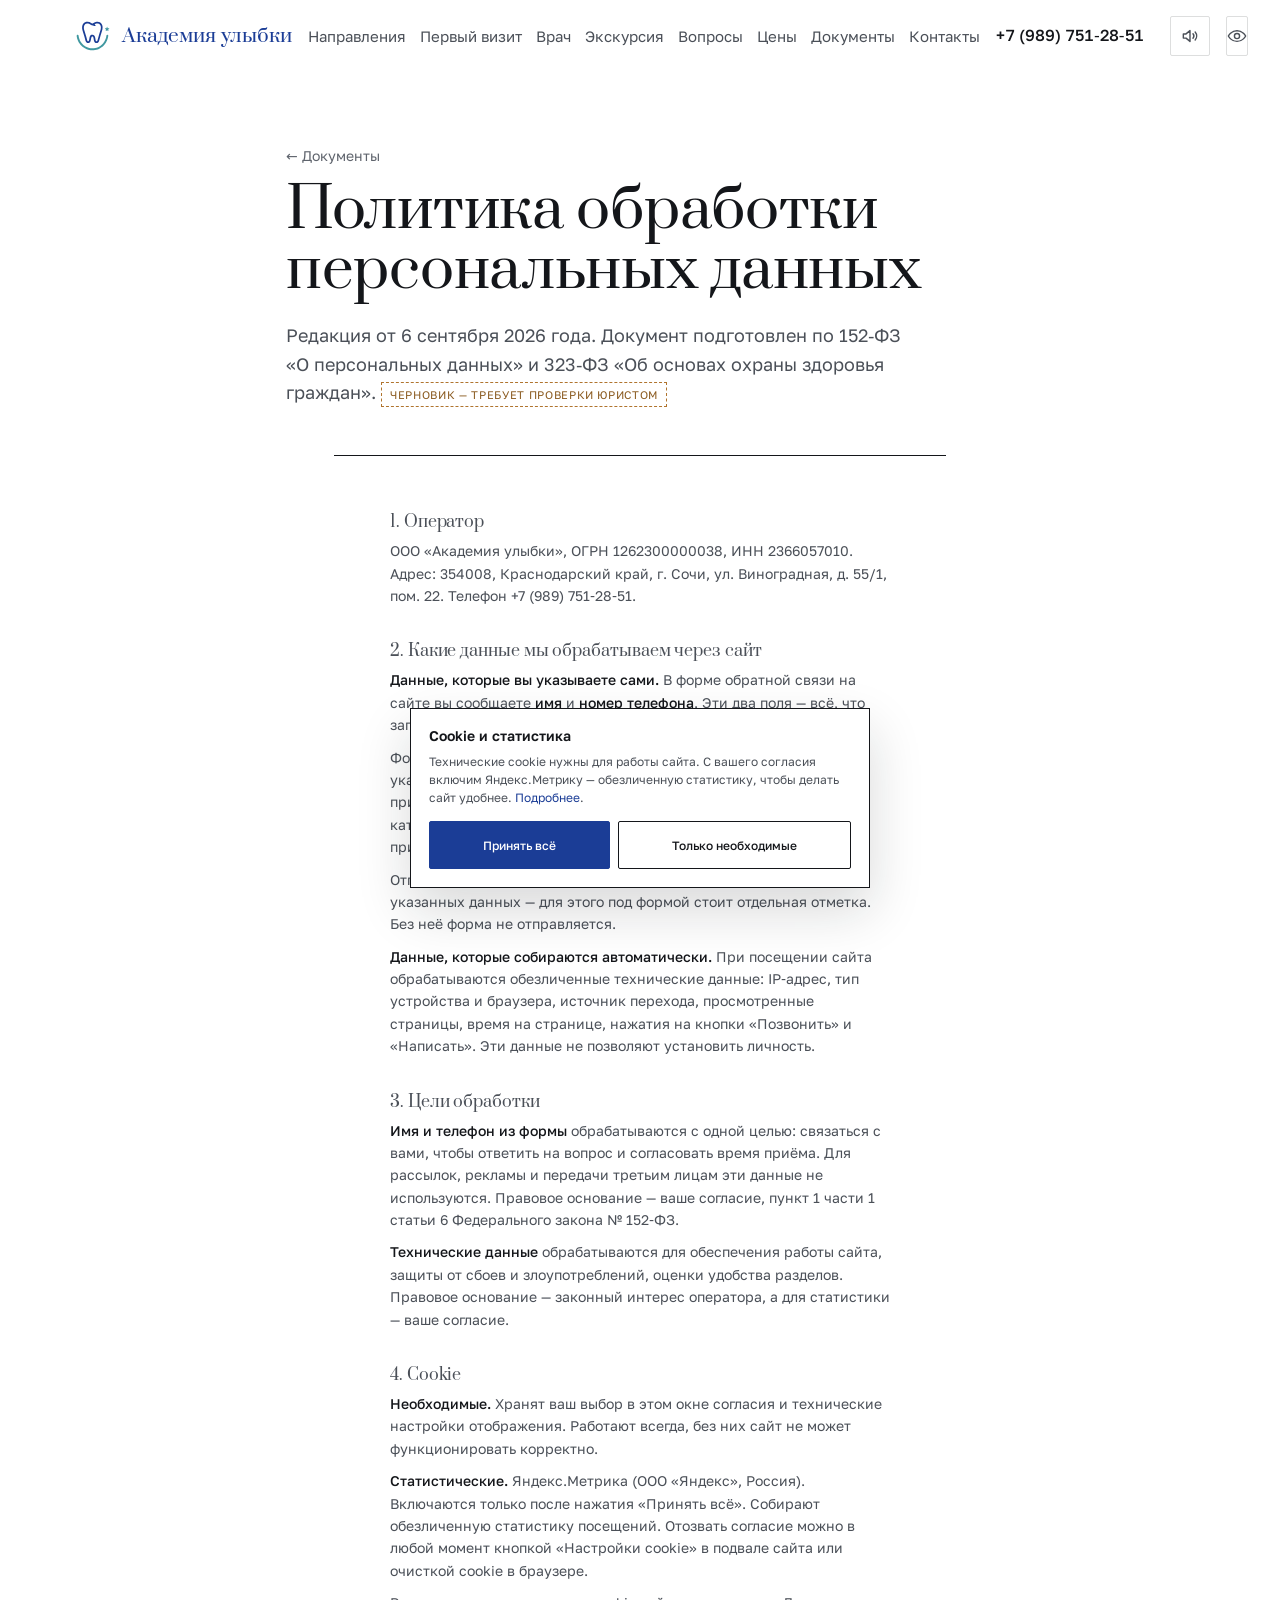
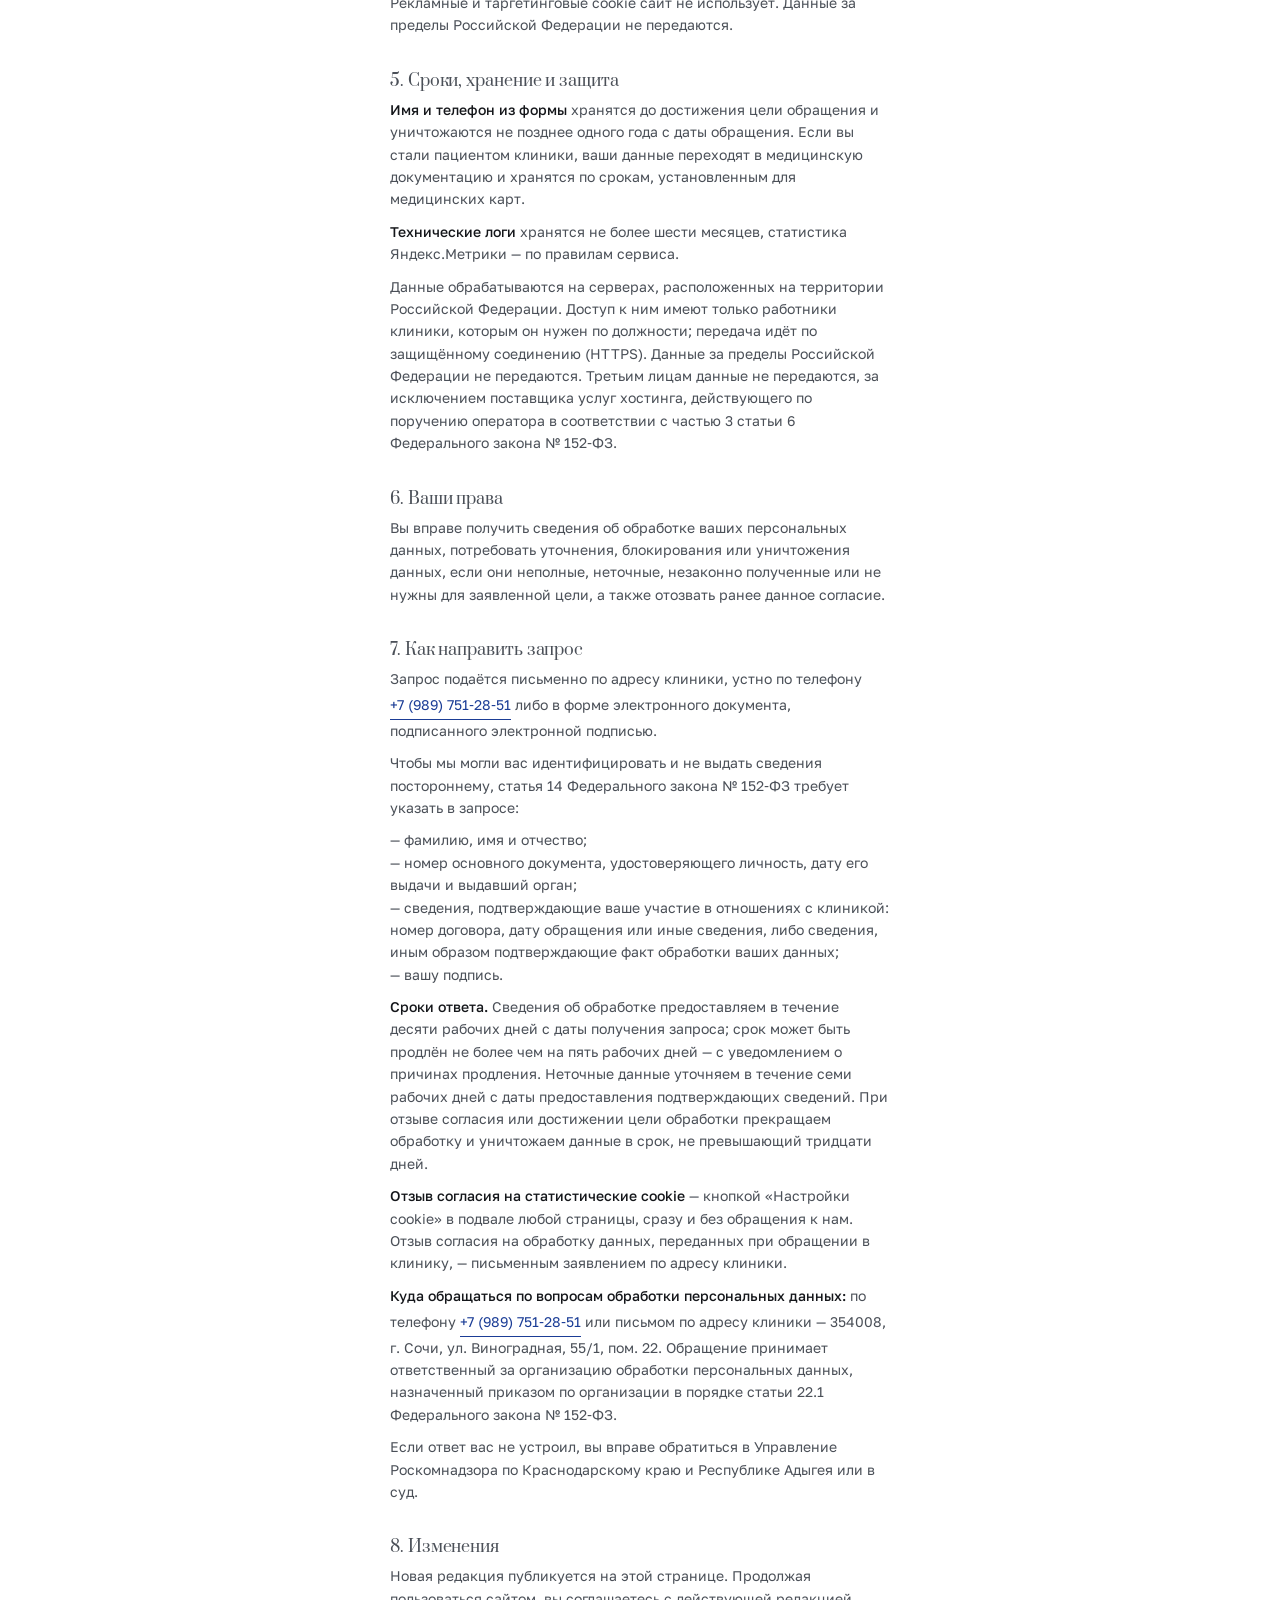
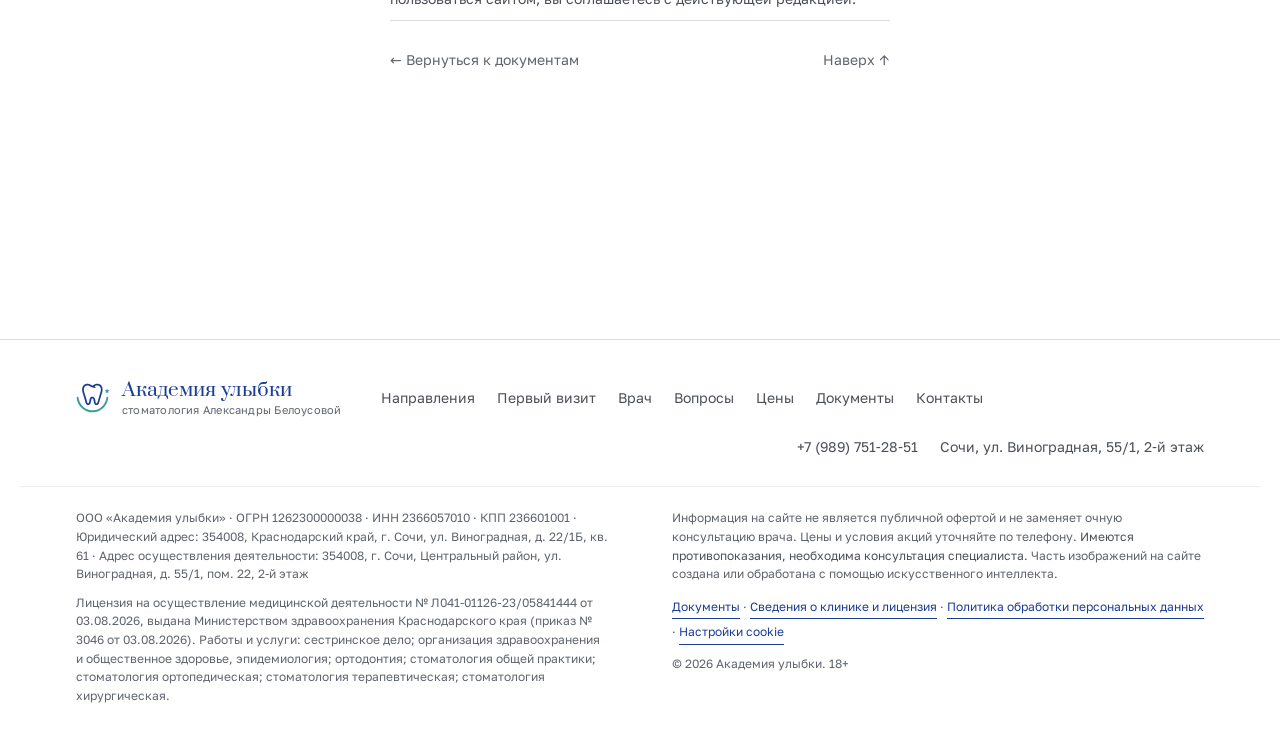
<file: privacy.html>
<!doctype html>
<html lang="ru" class="js">
<head>
<meta charset="utf-8">
<meta name="viewport" content="width=device-width, initial-scale=1, viewport-fit=cover">
<noscript><style>.intro,.slab__stone,.hint,.cookie,.vi-btn,.sfx-btn,.msc,.lfpop{display:none!important}.lf > *{display:none!important}.lf__nojs{display:block!important}</style></noscript>
<meta name="color-scheme" content="light">
<meta name="theme-color" content="#ffffff">
<script>(function(){try{var v=JSON.parse(localStorage.getItem('au-vi')||'null');if(!v||!v.on)return;var c=document.documentElement.classList;c.add('vi');if(v.size>1)c.add('vi-'+v.size);if(v.scheme&&v.scheme!=='light')c.add('vi-'+v.scheme);if(v.noimg)c.add('vi-noimg');}catch(e){}})()</script>
<title>Политика обработки персональных данных — «Академия улыбки»</title>
<meta name="description" content="Как стоматология «Академия улыбки» обрабатывает персональные данные посетителей сайта, какие cookie использует и как направить запрос.">
<link rel="canonical" href="https://akademiya-ulybki.ru/privacy.html">
<meta name="robots" content="index, follow, max-image-preview:large, max-snippet:-1">
<meta name="geo.region" content="RU-KDA"><meta name="geo.placename" content="Сочи">
<meta property="og:type" content="website"><meta property="og:locale" content="ru_RU">
<meta property="og:site_name" content="Академия улыбки">
<meta property="og:title" content="Политика обработки персональных данных — «Академия улыбки»"><meta property="og:description" content="Как стоматология «Академия улыбки» обрабатывает персональные данные посетителей сайта, какие cookie использует и как направить запрос.">
<meta property="og:url" content="https://akademiya-ulybki.ru/privacy.html"><meta property="og:image" content="https://akademiya-ulybki.ru/assets/photo/work-2.jpg">
<meta name="twitter:card" content="summary_large_image">
<meta name="referrer" content="strict-origin-when-cross-origin">
<meta http-equiv="Content-Security-Policy" content="default-src 'self'; base-uri 'self'; object-src 'none'; form-action 'self'; img-src 'self' data: https://mc.yandex.ru https://yastatic.net; font-src 'self' data:; style-src 'self' 'unsafe-inline'; script-src 'self' 'sha256-uf9IRJ6S9SdeIRtT3uQ4ZN5GKYj15UnvRTHKgQZUw0E=' 'sha256-6Sh0kiu/v9brRxGHo9AK7xTwHfiqWGMYpoKW/xDLxME=' 'sha256-Du+OJKJSbdUgz5nrHeWWINvez6XKDDU/tyj/5c2uvwo=' 'sha256-Fad+e2s9DBViVv+2N5ZoJPTxf4uKgqPq4xgvrwNtrZU=' https://mc.yandex.ru https://yastatic.net; connect-src 'self' https://mc.yandex.ru; frame-src https://yandex.ru https://mc.yandex.ru">
<link rel="icon" href="assets/logo.svg" type="image/svg+xml">
<link rel="apple-touch-icon" href="assets/web/apple-touch-icon.png">
<link rel="manifest" href="site.webmanifest">
<link rel="preload" href="assets/font/golos-text-cyrillic-400-normal.woff2" as="font" type="font/woff2" crossorigin>
<link rel="preload" href="assets/font/prata-cyrillic-400-normal.woff2" as="font" type="font/woff2" crossorigin>
<link rel="stylesheet" href="styles.css?v=657c37d4">
<script type="application/ld+json">{"@context": "https://schema.org", "@type": "BreadcrumbList", "itemListElement": [{"@type": "ListItem", "position": 1, "name": "Главная", "item": "https://akademiya-ulybki.ru/"}, {"@type": "ListItem", "position": 2, "name": "Политика обработки персональных данных", "item": "https://akademiya-ulybki.ru/privacy.html"}]}</script>
</head>
<body>
<script>document.documentElement.classList.add('js')</script>
<a class="skip" href="#main">К содержимому</a>
<header class="hdr" id="hdr">
  <div class="wrap hdr__in">
    <a class="brand" href="index.html"><img src="assets/logo.svg" alt="" width="34" height="29"><span class="brand__t"><b>Академия улыбки</b><i>стоматология Александры Белоусовой</i></span></a>
    <nav class="nav" id="nav" aria-label="Разделы">
      <div class="nav__quick"><a class="nav__addr" href="index.html#kontakty">Сочи, Виноградная, 55/1, 2‑й этаж</a><div class="nav__chs"><a class="nav__ch nav__ch--tel" href="tel:+79897512851" data-track="nav_tel"><svg viewBox="0 0 32 32" width="17" height="17" fill="none" stroke="currentColor" stroke-width="2" stroke-linecap="round" stroke-linejoin="round" aria-hidden="true"><path d="M7 5h5l3 7-3.5 2a15 15 0 0 0 6.5 6.5L20 17l7 3v5a3 3 0 0 1-3 3A21 21 0 0 1 4 8a3 3 0 0 1 3-3"/></svg><span>Позвонить</span></a><a class="nav__ch nav__ch--wa" href="https://wa.me/79897512851" target="_blank" rel="noopener nofollow" data-track="nav_wa"><svg viewBox="0 0 32 32" width="17" height="17" fill="none" stroke="currentColor" stroke-width="2" stroke-linecap="round" stroke-linejoin="round" aria-hidden="true"><path d="M20.5 3.5A11.9 11.9 0 0 0 3.6 19.3L2 29l9.9-1.6A12 12 0 1 0 20.5 3.5Z"/><path d="M9 9.2c.3-.7.6-.7.9-.7h.6c.2 0 .6 0 .9.7l1.1 2.8c.1.3.2.6 0 .9l-.6.8c-.2.2-.4.5-.2.9a9.6 9.6 0 0 0 4.7 4.1c.4.2.7 0 .9-.2l.9-1c.2-.3.5-.3.8-.1l2.7 1.3c.4.2.7.3.8.5.1.4 0 1.4-.4 2-.4.7-1.6 1.4-2.5 1.5-2.2.2-5.4-1.4-7.7-3.8C8.6 16.2 7.2 13.2 7.4 11c.1-.9.9-1.4 1.6-1.8Z"/></svg><span>WhatsApp</span></a></div></div>
      <a href="index.html#napravleniya">Направления</a><a href="index.html#pervyj-vizit">Первый визит</a><a href="index.html#vrach">Врач</a><a href="index.html#ekskursiya">Экскурсия</a><a href="faq.html">Вопросы</a><a href="prices.html">Цены</a><a href="docs.html">Документы</a><a href="index.html#kontakty">Контакты</a>
    </nav>
    <a class="hdr__tel" href="tel:+79897512851"><svg class="hdr__tel-i" width="18" height="18" viewBox="0 0 24 24" fill="none" stroke="currentColor" stroke-width="1.7" stroke-linecap="round" stroke-linejoin="round" aria-hidden="true"><path d="M5 4h4l2 5-2.5 1.5a11 11 0 0 0 5 5L15 13l5 2v4a2 2 0 0 1-2 2A16 16 0 0 1 3 6a2 2 0 0 1 2-2"/></svg><span>+7 (989) 751‑28‑51</span></a>
    <button class="sfx-btn" type="button" id="sfx-toggle" aria-pressed="true" title="Выключить звук"><svg width="20" height="20" viewBox="0 0 24 24" fill="none" stroke="currentColor" stroke-width="1.7" stroke-linecap="round" stroke-linejoin="round" aria-hidden="true"><path d="M4 9.5h3.2L12 5.5v13L7.2 14.5H4z"/><path class="sfx-wave" d="M15.6 9.4a4 4 0 0 1 0 5.2"/><path class="sfx-wave" d="M18.2 7.2a7.4 7.4 0 0 1 0 9.6"/><path class="sfx-off" d="M16 9.6l5 4.8M21 9.6l-5 4.8"/></svg><span class="vis-hidden">Звук</span></button>
    <button class="vi-btn" type="button" id="vi-toggle" aria-pressed="false" aria-controls="vi-panel" title="Версия для слабовидящих"><svg width="20" height="20" viewBox="0 0 24 24" fill="none" stroke="currentColor" stroke-width="1.7" stroke-linecap="round" stroke-linejoin="round" aria-hidden="true"><path d="M1.6 12S5.2 5.6 12 5.6 22.4 12 22.4 12 18.8 18.4 12 18.4 1.6 12 1.6 12Z"/><circle cx="12" cy="12" r="3.1"/></svg><span class="vi-btn__t">Для слабовидящих</span></button>
    <button class="burger" type="button" aria-label="Меню" aria-expanded="false" aria-controls="nav"><span></span></button>
  </div>
</header>
<div class="vip" id="vi-panel" hidden role="region" aria-label="Настройки отображения">
  <div class="wrap vip__in">
    <div class="vip__g"><span class="vip__l">Размер текста</span>
      <button class="vip__b vip__b--a1" type="button" data-vi="size:1" aria-pressed="false" aria-label="Обычный размер">А</button>
      <button class="vip__b vip__b--a2" type="button" data-vi="size:2" aria-pressed="false" aria-label="Крупный размер">А</button>
      <button class="vip__b vip__b--a3" type="button" data-vi="size:3" aria-pressed="false" aria-label="Очень крупный размер">А</button>
    </div>
    <div class="vip__g"><span class="vip__l">Цвета</span>
      <button class="vip__b vip__c vip__c--l" type="button" data-vi="scheme:light" aria-pressed="false">Чёрным на белом</button>
      <button class="vip__b vip__c vip__c--d" type="button" data-vi="scheme:dark" aria-pressed="false">Белым на чёрном</button>
      <button class="vip__b vip__c vip__c--s" type="button" data-vi="scheme:sepia" aria-pressed="false">Коричневым на бежевом</button>
    </div>
    <div class="vip__g"><span class="vip__l">Изображения</span>
      <button class="vip__b" type="button" data-vi="noimg:0" aria-pressed="false">Показывать</button>
      <button class="vip__b" type="button" data-vi="noimg:1" aria-pressed="false">Скрыть</button>
    </div>
    <button class="vip__off" type="button" data-vi="off:1">Обычная версия сайта</button>
  </div>
</div>
<main id="main">

<section class="page">
  <div class="wrap page__head">
    <p class="crumb"><a href="docs.html">← Документы</a></p>
    <h1>Политика обработки персональных данных</h1>
    <p class="lead">Редакция от 6 сентября 2026 года. Документ подготовлен по 152‑ФЗ «О персональных данных» и 323‑ФЗ «Об основах охраны здоровья граждан». <span class="tag">черновик — требует проверки юристом</span></p>
  </div>
  <div class="wrap notes doc__legal">
    <h2>1. Оператор</h2>
    <p>ООО «Академия улыбки», ОГРН 1262300000038, ИНН 2366057010. Адрес: 354008, Краснодарский край, г. Сочи, ул. Виноградная, д. 55/1, пом. 22. Телефон +7 (989) 751‑28‑51.</p>
    <h2>2. Какие данные мы обрабатываем через сайт</h2>
    <p><b>Данные, которые вы указываете сами.</b> В форме обратной связи на сайте вы сообщаете <b>имя</b> и <b>номер телефона</b>. Эти два поля — всё, что запрашивает форма.</p>
    <p>Форма не предназначена для сведений о состоянии здоровья. Не указывайте в ней жалобы, диагнозы, перенесённые заболевания и принимаемые препараты: такие сведения относятся к специальной категории персональных данных, и обсуждать их правильнее на приёме или по телефону, а не в открытой форме на сайте.</p>
    <p>Отправляя форму, вы подтверждаете согласие на обработку указанных данных — для этого под формой стоит отдельная отметка. Без неё форма не отправляется.</p>
    <p><b>Данные, которые собираются автоматически.</b> При посещении сайта обрабатываются обезличенные технические данные: IP‑адрес, тип устройства и браузера, источник перехода, просмотренные страницы, время на странице, нажатия на кнопки «Позвонить» и «Написать». Эти данные не позволяют установить личность.</p>
    <h2>3. Цели обработки</h2>
    <p><b>Имя и телефон из формы</b> обрабатываются с одной целью: связаться с вами, чтобы ответить на вопрос и согласовать время приёма. Для рассылок, рекламы и передачи третьим лицам эти данные не используются. Правовое основание — ваше согласие, пункт 1 части 1 статьи 6 Федерального закона № 152‑ФЗ.</p>
    <p><b>Технические данные</b> обрабатываются для обеспечения работы сайта, защиты от сбоев и злоупотреблений, оценки удобства разделов. Правовое основание — законный интерес оператора, а для статистики — ваше согласие.</p>
    <h2 id="cookie-razdel">4. Cookie</h2>
    <p><b>Необходимые.</b> Хранят ваш выбор в этом окне согласия и технические настройки отображения. Работают всегда, без них сайт не может функционировать корректно.</p>
    <p><b>Статистические.</b> Яндекс.Метрика (ООО «Яндекс», Россия). Включаются только после нажатия «Принять всё». Собирают обезличенную статистику посещений. Отозвать согласие можно в любой момент кнопкой «Настройки cookie» в подвале сайта или очисткой cookie в браузере.</p>
    <p>Рекламные и таргетинговые cookie сайт не использует. Данные за пределы Российской Федерации не передаются.</p>
    <h2>5. Сроки, хранение и защита</h2>
    <p><b>Имя и телефон из формы</b> хранятся до достижения цели обращения и уничтожаются не позднее одного года с даты обращения. Если вы стали пациентом клиники, ваши данные переходят в медицинскую документацию и хранятся по срокам, установленным для медицинских карт.</p>
    <p><b>Технические логи</b> хранятся не более шести месяцев, статистика Яндекс.Метрики — по правилам сервиса.</p>
    <p>Данные обрабатываются на серверах, расположенных на территории Российской Федерации. Доступ к ним имеют только работники клиники, которым он нужен по должности; передача идёт по защищённому соединению (HTTPS). Данные за пределы Российской Федерации не передаются. Третьим лицам данные не передаются, за исключением поставщика услуг хостинга, действующего по поручению оператора в соответствии с частью 3 статьи 6 Федерального закона № 152‑ФЗ.</p>
    <h2>6. Ваши права</h2>
    <p>Вы вправе получить сведения об обработке ваших персональных данных, потребовать уточнения, блокирования или уничтожения данных, если они неполные, неточные, незаконно полученные или не нужны для заявленной цели, а также отозвать ранее данное согласие.</p>
    <h2 id="zapros">7. Как направить запрос</h2>
    <p>Запрос подаётся письменно по адресу клиники, устно по телефону <a class="lnk" href="tel:+79897512851">+7 (989) 751‑28‑51</a> либо в форме электронного документа, подписанного электронной подписью.</p>
    <p>Чтобы мы могли вас идентифицировать и не выдать сведения постороннему, статья 14 Федерального закона № 152‑ФЗ требует указать в запросе:</p>
    <p>— фамилию, имя и отчество;<br>
       — номер основного документа, удостоверяющего личность, дату его выдачи и выдавший орган;<br>
       — сведения, подтверждающие ваше участие в отношениях с клиникой: номер договора, дату обращения или иные сведения, либо сведения, иным образом подтверждающие факт обработки ваших данных;<br>
       — вашу подпись.</p>
    <p><b>Сроки ответа.</b> Сведения об обработке предоставляем в течение десяти рабочих дней с даты получения запроса; срок может быть продлён не более чем на пять рабочих дней — с уведомлением о причинах продления. Неточные данные уточняем в течение семи рабочих дней с даты предоставления подтверждающих сведений. При отзыве согласия или достижении цели обработки прекращаем обработку и уничтожаем данные в срок, не превышающий тридцати дней.</p>
    <p><b>Отзыв согласия на статистические cookie</b> — кнопкой «Настройки cookie» в подвале любой страницы, сразу и без обращения к нам. Отзыв согласия на обработку данных, переданных при обращении в клинику, — письменным заявлением по адресу клиники.</p>
    <p><b>Куда обращаться по вопросам обработки персональных данных:</b> по телефону <a class="lnk" href="tel:+79897512851">+7 (989) 751‑28‑51</a> или письмом по адресу клиники — 354008, г. Сочи, ул. Виноградная, 55/1, пом. 22. Обращение принимает ответственный за организацию обработки персональных данных, назначенный приказом по организации в порядке статьи 22.1 Федерального закона № 152‑ФЗ.</p>
    <p>Если ответ вас не устроил, вы вправе обратиться в Управление Роскомнадзора по Краснодарскому краю и Республике Адыгея или в суд.</p>
    <h2>8. Изменения</h2>
    <p>Новая редакция публикуется на этой странице. Продолжая пользоваться сайтом, вы соглашаетесь с действующей редакцией.</p>
    <p class="crumb crumb--foot"><a href="docs.html">← Вернуться к документам</a><a class="crumb__up" href="#main">Наверх ↑</a></p>
  </div>
</section>
</main>
<footer class="ftr">
  <div class="wrap ftr__in">
    <a class="brand" href="index.html"><img src="assets/logo.svg" alt="" width="34" height="29"><span class="brand__t"><b>Академия улыбки</b><i>стоматология Александры Белоусовой</i></span></a>
    <nav class="ftr__nav" aria-label="Подвал"><a href="index.html#napravleniya">Направления</a><a href="index.html#pervyj-vizit">Первый визит</a><a href="index.html#vrach">Врач</a><a href="faq.html">Вопросы</a><a href="prices.html">Цены</a><a href="docs.html">Документы</a><a href="index.html#kontakty">Контакты</a></nav>
    <div class="ftr__c"><a href="tel:+79897512851">+7 (989) 751‑28‑51</a><span>Сочи, ул. Виноградная, 55/1, 2‑й этаж</span></div>
  </div>
  <div class="wrap ftr__legal">
    <div class="ftr__col">
    <p>ООО «Академия улыбки» · ОГРН 1262300000038 · ИНН 2366057010 · КПП 236601001 · Юридический адрес: 354008, Краснодарский край, г. Сочи, ул. Виноградная, д. 22/1Б, кв. 61 · Адрес осуществления деятельности: 354008, г. Сочи, Центральный район, ул. Виноградная, д. 55/1, пом. 22, 2‑й этаж</p>
    <p>Лицензия на осуществление медицинской деятельности № Л041‑01126‑23/05841444 от 03.08.2026, выдана Министерством здравоохранения Краснодарского края (приказ № 3046 от 03.08.2026). Работы и услуги: сестринское дело; организация здравоохранения и общественное здоровье, эпидемиология; ортодонтия; стоматология общей практики; стоматология ортопедическая; стоматология терапевтическая; стоматология хирургическая.</p>
    </div>
    <div class="ftr__col">
    <p>Информация на сайте не является публичной офертой и не заменяет очную консультацию врача. Цены и условия акций уточняйте по телефону. <span class="ftr__warn">Имеются противопоказания, необходима консультация специалиста.</span> Часть изображений на сайте создана или обработана с помощью искусственного интеллекта.</p>
    <p><a class="lnk" href="docs.html">Документы</a> · <a class="lnk" href="info.html">Сведения о клинике и лицензия</a> · <a class="lnk" href="privacy.html">Политика обработки персональных данных</a> · <button class="lnk" type="button" id="cookie-settings">Настройки cookie</button></p>
    <p>© 2026 Академия улыбки. 18+</p>
    </div>
  </div>
</footer>

<div class="lfpop" id="lfpop" hidden>
  <div class="lfpop__back" data-lf-close></div>
  <div class="lfpop__box" role="dialog" aria-modal="true" aria-labelledby="lf-pop-t">
    <button class="lfpop__x" type="button" aria-label="Закрыть" data-lf-close></button>
    <!-- Тот же помощник, что зовёт из угла, встречает и внутри окна: человек
         видит, что попал туда, куда нажимал. После отправки он подпрыгивает —
         это единственное место, где прыжок уместен. Картинка декоративная,
         поэтому alt пустой: всё, что нужно знать, сказано текстом рядом. -->
    
    <form class="lf lf--compact" id="lf-pop" novalidate>
      <div class="lf__head">
        <p class="eyebrow">Прежде чем уйти</p>
        <h3 class="lf__t">Перезвоним и подберём время</h3>
        <p class="lf__p">Имя и телефон — остальное спросим при звонке.</p>
      </div>
      <div class="lf__grid">
        <label class="lf__f">
          <span class="lf__l">Как вас зовут</span>
          <!-- У полей с именем и телефоном намеренно нет атрибута name.
               Без него браузер не может подставить их в адресную строку: если
               скрипт по какой-то причине не перехватит отправку, форма уйдёт
               обычным запросом — и тогда имя и телефон пациента оказались бы в
               адресе страницы, в истории браузера и в журналах сервера.
               Скрипт берёт поля по id, автоподстановку ведёт autocomplete —
               оба механизма в name не нуждаются. У переключателя времени name
               остаётся: без него три кнопки перестанут быть одной группой, а
               личных данных в нём нет. -->
          <input class="lf__i" type="text" id="lf-pop-name" autocomplete="given-name"
                 required minlength="2" maxlength="60" placeholder="Имя">
        </label>
        <label class="lf__f">
          <span class="lf__l">Телефон</span>
          <!-- «+7» стоит отдельной надписью и набран жирнее остального номера:
               так сразу видно, что вводить нужно с девятки. Если всё же начнут
               с восьмёрки или с +7, поле снимет их само. -->
          <span class="lf__tel">
            <span class="lf__tel-code" aria-hidden="true">+7</span>
            <input class="lf__i lf__i--tel" type="tel" id="lf-pop-tel" autocomplete="tel"
                   required inputmode="tel" maxlength="22" placeholder="(___) ___-__-__"
                   aria-describedby="lf-pop-tel-code">
            <span class="vis-hidden" id="lf-pop-tel-code">Код страны +7 подставляется сам</span>
          </span>
        </label>
      </div>
      <!-- Во всплывающем окне этот блок скрыт стилем (.lf--compact): там нужно
           спросить минимум, иначе окно занимает весь экран телефона. Поле не
           удалено, а скрыто — значение «в любое время» всё равно уходит в
           заявку, и разметка форм остаётся одна и та же. -->
      <fieldset class="lf__when">
        <legend class="lf__l">Когда удобно принять звонок</legend>
        <span class="lf__chips">
          <label class="lf__chip"><input type="radio" name="when" value="в любое время" checked><span>В любое время</span></label>
          <label class="lf__chip"><input type="radio" name="when" value="до 12:00"><span>До 12:00</span></label>
          <label class="lf__chip"><input type="radio" name="when" value="после 18:00"><span>После 18:00</span></label>
        </span>
      </fieldset>
      <label class="lf__ok">
        <input type="checkbox" name="ok" id="lf-pop-ok" required>
        <span>Согласен на обработку имени и телефона для ответа на обращение — <a href="privacy.html" target="_blank" rel="noopener">политика обработки персональных данных</a></span>
      </label>
      <p class="lf__err" id="lf-pop-err" role="alert" hidden></p>
      <button class="btn btn--fill lf__go" type="submit" data-track="lead_lf-pop">Записаться</button>
      <p class="fine lf__fine">Ответим в рабочее время. Можно и просто позвонить: <a class="lnk" href="tel:+79897512851">+7 (989) 751‑28‑51</a></p>
      <!-- Видно только тогда, когда в браузере выключены скрипты: отправлять
           заявку нечем, и пустая форма, которая молча ничего не делает, хуже,
           чем честная строка с телефоном. -->
      <p class="lf__nojs">Чтобы отправить заявку, нужен включённый JavaScript.
        Позвоните, пожалуйста: <a class="lnk" href="tel:+79897512851">+7 (989) 751‑28‑51</a> —
        запишем на приём за минуту.</p>
    </form>
  </div>
</div>

<!-- КНОПКА ВЫЗОВА В УГЛУ
     Круглая кнопка с облачком — та, что была до маскота. Решение записаться
     приходит не там, где стоит форма, и возвращаться к ней человек чаще всего
     не станет. Появляется не сразу: сначала человек должен что-то прочитать,
     иначе это баннер поверх ещё не увиденной страницы. При наведении
     раскрывается подпись «Записаться», нажатие открывает окно записи. -->
<button class="fab" id="fab" type="button" aria-label="Записаться на приём">
  <span class="fab__ring" aria-hidden="true"></span>
  <span class="fab__ph" aria-hidden="true">
    <svg viewBox="0 0 24 24" fill="none" stroke="currentColor" stroke-width="1.6" stroke-linecap="round" stroke-linejoin="round" aria-hidden="true"><path d="M21 11.5a8.4 8.4 0 0 1-9 8.4c-1.2 0-2.4-.2-3.5-.7L3 21l1.8-5.2A8.2 8.2 0 0 1 4 11.5 8.4 8.4 0 0 1 12.5 3 8.4 8.4 0 0 1 21 11.5z"/><circle cx="9" cy="11.5" r=".9" fill="currentColor" stroke="none"/><circle cx="12.5" cy="11.5" r=".9" fill="currentColor" stroke="none"/><circle cx="16" cy="11.5" r=".9" fill="currentColor" stroke="none"/></svg>
  </span>
  <span class="fab__t">Записаться</span>
</button>


<div class="cookie" id="cookie" hidden role="dialog" aria-modal="false" aria-labelledby="cookie-t">
  <p class="cookie__t" id="cookie-t"><b>Cookie и статистика</b></p>
  <p class="cookie__d">Технические cookie нужны для работы сайта. С вашего согласия включим Яндекс.Метрику — обезличенную статистику, чтобы делать сайт удобнее. <a href="privacy.html">Подробнее</a>.</p>
  <div class="cookie__b">
    <button class="btn btn--fill" type="button" id="cookie-yes">Принять всё</button>
    <button class="btn" type="button" id="cookie-no">Только необходимые</button>
  </div>
</div>

<script>window.__METRIKA="";</script>   <!-- ← номер счётчика Яндекс.Метрики; пусто = статистика выключена -->
<script src="vendor/gsap.min.js?v=2d26f4c0"></script>
<script src="vendor/ScrollTrigger.min.js?v=489bcf6d"></script>
<script src="vendor/Draggable.min.js?v=1d366323"></script>
<script src="main.js?v=87f390c7"></script>
</body>
</html>
</file>
<file: styles.css>
/* Академия улыбки · v7 */

/* Шрифты лежат у нас, внешних запросов нет.
   Prata и Golos Text распространяются по SIL Open Font License 1.1;
   файлы взяты из пакетов @fontsource, начертания — только используемые.
   Разбивка на кириллицу и латиницу с unicode-range: браузер качает
   только тот файл, который нужен странице. */
@font-face{font-family:"Prata";font-style:normal;font-weight:400;font-display:swap;
  src:url(assets/font/prata-cyrillic-400-normal.woff2) format("woff2");
  unicode-range:U+0301,U+0400-045F,U+0490-0491,U+04B0-04B1,U+2116}
@font-face{font-family:"Prata";font-style:normal;font-weight:400;font-display:swap;
  src:url(assets/font/prata-latin-400-normal.woff2) format("woff2");
  unicode-range:U+0000-00FF,U+0131,U+0152-0153,U+02BB-02BC,U+02C6,U+02DA,U+02DC,U+0304,U+0308,U+0329,U+2000-206F,U+20AC,U+2122,U+2191,U+2193,U+2212,U+2215,U+FEFF,U+FFFD}
@font-face{font-family:"Golos Text";font-style:normal;font-weight:400;font-display:swap;
  src:url(assets/font/golos-text-cyrillic-400-normal.woff2) format("woff2");
  unicode-range:U+0301,U+0400-045F,U+0490-0491,U+04B0-04B1,U+2116}
@font-face{font-family:"Golos Text";font-style:normal;font-weight:400;font-display:swap;
  src:url(assets/font/golos-text-latin-400-normal.woff2) format("woff2");
  unicode-range:U+0000-00FF,U+0131,U+0152-0153,U+02BB-02BC,U+02C6,U+02DA,U+02DC,U+0304,U+0308,U+0329,U+2000-206F,U+20AC,U+2122,U+2191,U+2193,U+2212,U+2215,U+FEFF,U+FFFD}
@font-face{font-family:"Golos Text";font-style:normal;font-weight:500;font-display:swap;
  src:url(assets/font/golos-text-cyrillic-500-normal.woff2) format("woff2");
  unicode-range:U+0301,U+0400-045F,U+0490-0491,U+04B0-04B1,U+2116}
@font-face{font-family:"Golos Text";font-style:normal;font-weight:500;font-display:swap;
  src:url(assets/font/golos-text-latin-500-normal.woff2) format("woff2");
  unicode-range:U+0000-00FF,U+0131,U+0152-0153,U+02BB-02BC,U+02C6,U+02DA,U+02DC,U+0304,U+0308,U+0329,U+2000-206F,U+20AC,U+2122,U+2191,U+2193,U+2212,U+2215,U+FEFF,U+FFFD}
@font-face{font-family:"Golos Text";font-style:normal;font-weight:600;font-display:swap;
  src:url(assets/font/golos-text-cyrillic-600-normal.woff2) format("woff2");
  unicode-range:U+0301,U+0400-045F,U+0490-0491,U+04B0-04B1,U+2116}
@font-face{font-family:"Golos Text";font-style:normal;font-weight:600;font-display:swap;
  src:url(assets/font/golos-text-latin-600-normal.woff2) format("woff2");
  unicode-range:U+0000-00FF,U+0131,U+0152-0153,U+02BB-02BC,U+02C6,U+02DA,U+02DC,U+0304,U+0308,U+0329,U+2000-206F,U+20AC,U+2122,U+2191,U+2193,U+2212,U+2215,U+FEFF,U+FFFD}

:root{
  /* Длина дорожки вступления. Было 290svh — почти три экрана прокрутки до
     заголовка и телефона. Движение то же самое, просто идёт вдвое быстрее:
     шкала считается от реальной высоты блока, а не от пикселей. */
  --intro-h:195svh;
  --bg:#FFFFFF; --ink:#14161A; --ink-2:#4B5058; --mute:#5F646D;
  --hair:rgba(20,22,26,.14); --hair-2:rgba(20,22,26,.07); --tint:#F5F6F8; --band:#F5F6F8;
  --navy:#1B3D96; --navy-d:#15307A; --teal:#2F7E86; --uv:#7A4DFF; --err:#B3261E;
  --serif:"Prata",Georgia,"Times New Roman",serif;
  --sans:"Golos Text",system-ui,-apple-system,"Segoe UI",Roboto,sans-serif;
  --fs-1:12px; --fs-2:14px; --fs-3:16px; --fs-4:18px; --fs-5:22px; --fs-6:clamp(26px,3vw,32px); --fs-7:clamp(30px,3.6vw,44px); --fs-8:clamp(34px,4.4vw,58px);
  --t-fast:.2s; --t-std:.4s; --t-slow:.9s; --ease:cubic-bezier(.2,.7,.2,1);
  --wrap:1240px; --gut:clamp(20px,4.5vw,56px); --sec:clamp(88px,10vw,152px); --hdr:72px;
}
*,*::before,*::after{box-sizing:border-box}
[hidden]{display:none!important}
html{background:var(--bg);scroll-behavior:smooth;overflow-x:clip}
body{margin:0;background:var(--bg);color:var(--ink);font-family:var(--sans);font-size:var(--fs-3);line-height:1.6;-webkit-font-smoothing:antialiased;overflow-x:clip}
img{display:block;max-width:100%;height:auto}
a{color:inherit;text-decoration:none}
h1,h2,h3{margin:0;font-family:var(--serif);font-weight:400;line-height:1.12;letter-spacing:-.005em;text-wrap:balance}
h1{font-size:var(--fs-8);line-height:1.06}
h2{font-size:var(--fs-7)}
h3{font-size:var(--fs-5)}
p{margin:0 0 1em}
.lead{font-size:var(--fs-4);line-height:1.6;color:var(--ink-2);max-width:58ch}
.small{font-size:var(--fs-2);line-height:1.5;color:var(--mute)}
.fine{font-size:var(--fs-1);line-height:1.5;color:var(--mute);max-width:60ch}
.eyebrow{font-size:var(--fs-1);font-weight:500;letter-spacing:.08em;text-transform:uppercase;color:var(--mute);margin:0 0 20px}
/* .lnk вешается и на ссылку, и на кнопку «Настройки cookie». У кнопки
   браузер рисует свой серый фон — на тёмной схеме получалась светлая
   плашка со светлым текстом. Сбрасываем оформление кнопки. */
.lnk{border:0;border-bottom:1px solid currentColor;padding:4px 0 2px;color:var(--navy);display:inline-block;line-height:1.3;background:none;font:inherit;cursor:pointer}
@media(hover:none){.lnk{padding:8px 0 6px}}
.lnk:hover{color:var(--teal)}
.tag{display:inline-block;font-size:11px;letter-spacing:.06em;text-transform:uppercase;padding:3px 8px;border:1px dashed #B0742E;color:#8A5A1F;vertical-align:middle}
[data-todo]{outline:1px dashed rgba(176,116,46,.5);outline-offset:3px}
.wrap{max-width:var(--wrap);margin:0 auto;padding-inline:var(--gut)}
.sec{position:relative;padding-block:var(--sec);scroll-margin-top:var(--hdr)}
[id]{scroll-margin-top:calc(var(--hdr) + 16px)}

/* ---------------------------------------------------------------------------
   ЗОНИРОВАНИЕ

   Текстовая колонка ограничена 1240 px — так и должно быть, длинная строка
   нечитаема. Но на широком мониторе это давало узкую ленту посреди белого
   листа, и поля по бокам выглядели не воздухом, а незавёрстанным местом.

   Лечится не шириной колонки, а фоном: через одну секции получают подложку
   во всю ширину экрана. Поле по бокам перестаёт быть пустым — оно становится
   частью полосы, а страница читается как последовательность блоков, а не как
   один бесконечный белый лист. Разница тона всего около четырёх процентов:
   достаточно, чтобы глаз увидел границу, и мало, чтобы это лезло в глаза.
--------------------------------------------------------------------------- */
.sec--band{background:var(--band);
  border-top:1px solid var(--hair-2);border-bottom:1px solid var(--hair-2);
  /* Внутри полосы «светлая плашка» — это уже не серый, а белый: иначе лоток
     в игре, подложка карты и рамка под фото сливаются с самой полосой и
     пропадают. Переопределяем токен один раз здесь, и всё, что им
     пользуется, встаёт на место само. */
  --tint:var(--bg)}
/* Две полосы подряд слились бы в одну длинную: смежную границу убираем,
   чтобы между ними не было двойной линии. */
.sec--band + .sec--band{border-top:0}


/* На большом мониторе колонку немного расширяем. Строка текста от этого не
   удлиняется — абзацы и без того ограничены по числу знаков, — а сетки
   картинок и плиток перестают жаться к середине. */
@media(min-width:1600px){:root{--wrap:1360px}}
.sec__head{max-width:720px;margin-bottom:clamp(40px,5vw,64px)}
.sec__head--c{margin-inline:auto;text-align:center}
.sec__head--c .sec__note{margin-inline:auto}
.sec__head h2{margin-bottom:16px}
.sec__note{margin:0;color:var(--ink-2);max-width:60ch}
.sec__note--b{margin-top:14px;color:var(--ink);font-weight:500}
.sec__more{text-align:center;margin:clamp(32px,4vw,48px) 0 0}
.bw{filter:grayscale(1) contrast(1.04)}
.floor{display:block;position:absolute;left:0;right:0;height:1px;background:var(--hair)}
.shadow{position:absolute;left:50%;bottom:-2px;width:46%;height:10px;translate:-50% 0;border-radius:50%;background:radial-gradient(closest-side,rgba(20,22,26,.22),rgba(20,22,26,0))}
.skip{position:absolute;left:12px;top:0;translate:0 -200%;z-index:100;background:var(--ink);color:#fff;padding:10px 14px;border-radius:2px;font-size:var(--fs-2)}
.skip:focus{top:12px;translate:0 0}
.only-touch{display:none}
@media(hover:none){.only-fine{display:none!important}.only-touch{display:inline}}

/* появление */
.js .rv{opacity:0;transform:translateY(16px);transition:opacity var(--t-slow) ease,transform var(--t-slow) var(--ease)}
.js .rv.in{opacity:1;transform:none}

/* кнопки */
/* font-family здесь обязателен. У <button> браузер ставит свой шрифт —
   Arial, — и не наследует его от страницы, в отличие от ссылки. Из-за
   этого «Позвонить», «Записаться», «Принять всё» набирались Arial'ом,
   а такие же кнопки-ссылки рядом — фирменным Golos. */
.btn{display:inline-flex;align-items:center;justify-content:center;min-height:48px;padding:12px 26px;border:1px solid var(--ink);border-radius:2px;font-family:inherit;font-size:15px;font-weight:500;color:var(--ink);background:transparent;cursor:pointer;transition:background var(--t-fast),color var(--t-fast),border-color var(--t-fast);white-space:nowrap;font-variant-numeric:tabular-nums}
.btn:hover{background:var(--ink);color:#fff}
.btn--fill{background:var(--navy);border-color:var(--navy);color:#fff}
.btn--fill:hover{background:var(--navy-d);border-color:var(--navy-d)}
:focus-visible{outline:2px solid var(--navy);outline-offset:3px}

/* шапка */
.hdr{position:sticky;top:0;z-index:60;background:rgba(255,255,255,.92);backdrop-filter:blur(10px);border-bottom:1px solid transparent;transition:border-color var(--t-std),opacity .6s}
.hdr.stuck{border-color:var(--hair-2)}
.hdr__in{height:var(--hdr);display:flex;align-items:center;gap:clamp(14px,2.4vw,36px)}
.brand{display:flex;align-items:center;gap:12px;flex-shrink:0}
.brand__t{display:flex;flex-direction:column;line-height:1.1}
.brand__t b{font-family:var(--serif);font-weight:400;font-size:19px;color:var(--navy)}
.brand__t i{font-style:normal;font-size:11px;letter-spacing:.02em;color:var(--mute);margin-top:3px}
.nav{display:flex;gap:clamp(10px,1.6vw,26px);margin-left:auto}
@media(max-width:1260px){.nav{margin-left:0}}
/* ---------------------------------------------------------------------------
   ШАПКА НА НОУТБУКЕ

   Содержимое шапки — логотип с подписью, восемь разделов, телефон и две
   кнопки — не помещалось в колонку 1240 px. Измерено: на 1440 не хватало
   174 пикселей, на 1280 — 141. Лишнее уезжало за правый край, и первой
   уезжала кнопка «Для слабовидящих». Меню при этом не сворачивалось в
   бутерброд: порог стоял на 960 px, то есть сильно ниже.

   Сворачивать меню в бутерброд на ноутбуке не хочется — навигация ухудшится
   для всех. Поэтому ужимаем то, что можно ужать без потери смысла: подпись
   под названием клиники (она есть в подвале и на каждой странице в тексте) и
   промежутки, раздутые процентами от ширины экрана.
--------------------------------------------------------------------------- */
@media(max-width:1800px){
  .hdr .brand__t i{display:none}
  .hdr__in{gap:16px}
  .nav{gap:14px}
  .nav a{font-size:14.5px}
}
.nav a{font-size:15px;color:var(--ink-2);position:relative;padding:12px 0;min-height:44px;display:inline-flex;align-items:center;white-space:nowrap}
.nav a::after{content:"";position:absolute;left:0;right:100%;bottom:8px;height:1px;background:var(--ink);transition:right var(--t-fast)}
.nav a:hover::after,.nav a.is-cur::after,.nav a.is-active::after{right:0}
.nav a.is-cur,.nav a.is-active{color:var(--ink)}
.hdr__tel{display:inline-flex;align-items:center;gap:8px;font-weight:500;white-space:nowrap;font-variant-numeric:tabular-nums;padding:10px 0;color:var(--ink)}
.hdr__tel-i{display:none}
.nav a.nav__tel{display:none}
.burger{display:none;width:44px;height:44px;border:1px solid var(--hair);background:transparent;margin-left:auto;cursor:pointer;align-items:center;justify-content:center;border-radius:2px}
.burger span,.burger span::before,.burger span::after{display:block;width:18px;height:1.5px;background:var(--ink);position:relative;content:"";transition:.3s}
.burger span::before{position:absolute;top:-6px}.burger span::after{position:absolute;top:6px}
body.nav-open .burger span{background:transparent}
body.nav-open .burger span::before{top:0;transform:rotate(45deg)}body.nav-open .burger span::after{top:0;transform:rotate(-45deg)}
@media(max-width:1180px){.hdr__tel span{display:none}.hdr__tel-i{display:block}.hdr__tel{width:44px;height:44px;justify-content:center;border:1px solid var(--hair);border-radius:2px;padding:0;margin-left:auto}}
/* Порог бутерброда поднят с 960 до 1100 px. Между ними полное меню в
   строку уже не помещалось: восемь разделов, телефон и две кнопки требовали
   1050 px при доступных 1024, и правый край уезжал за экран. */
@media(max-width:1260px){
  .nav{position:fixed;left:0;right:0;top:var(--hdr);flex-direction:column;gap:0;background:#fff;border-bottom:1px solid var(--hair);padding:8px var(--gut) 20px;opacity:0;visibility:hidden;transform:translateY(-8px);transition:.25s}
  body.nav-open .nav{opacity:1;visibility:visible;transform:none}
  .nav a{padding:12px 0;border-bottom:1px solid var(--hair-2);font-size:17px}
  .nav a::after{display:none}
  .burger{margin-left:0;display:flex}
  .nav .nav__quick{display:block;padding-top:4px}
  .nav{max-height:calc(100svh - var(--hdr));overflow:auto}
  .brand__t i{display:none}
}

/* ВСТУПЛЕНИЕ: лампа крупная с самого начала, свет набирает силу и открывает сайт */
/* Фон вступления живёт на липком кадре, а не на самом блоке. У блока
   высота 290svh и отрицательный нижний отступ в 100svh, поэтому его
   заливка уходила на целый экран ниже кадра и просвечивала сквозь
   прозрачные секции: блок направлений разрезало по горизонтали. */
.intro{display:none;position:relative;height:max(480px,100svh);margin-top:calc(-1 * var(--hdr));overscroll-behavior:contain}
/* Отрицательный отступ снизу подводит первый экран ровно под залитый светом
   кадр: пока засвет расходится, содержимое уже стоит на своём месте и
   проступает сквозь него. Пустого белого кадра между ними не остаётся. */
/* Длина дорожки. Было 290svh — почти три экрана прокрутки до заголовка и
   телефона. Движение то же, но ждать его человек не обязан: сцена играет
   ровно ту же партию вдвое быстрее, потому что шкала считается от реальной
   высоты блока, а не от пикселей. */
/* Отрицательный отступ считается от длины дорожки, а не задан числом. Так
   первый экран стоит на одном и том же месте до того, как скрипт поставит
   is-tall, и после: иначе при загрузке он въезжал в кадр и браузер засчитывал
   это сдвигом вёрстки (замерено на телефоне: 0,09 при пороге 0,1). */
.intro.is-tall{height:var(--intro-h);margin-bottom:calc(100svh - var(--intro-h));overscroll-behavior:auto}
/* На телефоне дорожка ещё короче — один экран сверх кадра. Пальцем долгий
   путь утомляет быстрее, чем колесом, а под лампой там сразу стоит адрес и
   кнопка звонка: человеку есть куда уйти, не досматривая. */
@media(max-width:700px){:root{--intro-h:170svh}}
.intro__inner{height:100%;background:#F7F8F9}
/* Высота кадра до и после класса is-tall обязана совпадать: класс ставит
   скрипт, и всякое расхождение подбрасывает подсказку «Прокрутите вниз»
   на глазах у человека. Замерено: скачок 40 px при окне 900 и сдвиг
   вёрстки 0.089. Поэтому и здесь, и в базовом правиле — одна формула. */
.intro.is-tall .intro__inner{height:max(480px,100svh)}
.js .intro{display:block}
.intro__inner{position:sticky;top:0;overflow:hidden;z-index:40;
  background:radial-gradient(115% 92% at 50% 38%,#FCFDFE 0%,#F2F4F7 46%,#E3E7ED 100%)}
.intro__par{position:absolute;inset:0;z-index:3;will-change:transform}
/* высоту прибора ограничиваем и по высоте окна — иначе на низком экране
   лампа съедает весь кадр и строки слогана упираются в шапку */
.intro__stage{position:absolute;left:50%;top:50%;width:min(88vmin,660px,75svh);translate:-50% -50%;transform-origin:50% 42%;will-change:transform}
/* Мягкая тень под корпусом. Без неё в середине сцены, когда лампа вырастает
   на весь кадр, экран вырождается в почти сплошное светлое поле: белый
   корпус на светлом фоне, опереться глазу не на что. Тень рисуется до
   картинки лампы и потому всегда под ней. */
.intro__stage::before{content:"";position:absolute;left:50%;top:70%;width:72%;height:24%;translate:-50% 0;border-radius:50%;pointer-events:none;
  background:radial-gradient(closest-side ellipse,rgba(23,30,42,.16) 0%,rgba(23,30,42,.08) 50%,rgba(23,30,42,0) 100%)}
.intro.is-blank .intro__stage::before{visibility:hidden}
.intro__lamp{position:relative;display:block;width:100%;padding:0;margin:0;border:0;background:none;cursor:pointer;-webkit-tap-highlight-color:transparent}
.intro__lamp:focus-visible{outline:2px solid var(--navy);outline-offset:4px;border-radius:24px}
/* Тени на лампе нет намеренно: фильтр пришлось бы снимать при первом же
   движении, а это перерисовка обеих картинок ровно в тот момент, когда
   начинается анимация. Объём лампе даёт аура под ней. */
.intro__off,.intro__on{width:100%;height:auto;display:block}
/* Когда лампа разгорелась, погашенная копия полностью скрыта под горящей —
   держать её в отрисовке незачем: при наезде это вторая картинка на пол-экрана. */
.intro.is-lit .intro__off{visibility:hidden}
/* после засвета лампу вообще не рисуем — она под белым и только жрёт кадры */
.intro.is-blank .intro__stage,.intro.is-blank .intro__glow,.intro.is-blank .intro__bloom{visibility:hidden}
.intro__on,.intro__hot{position:absolute;inset:0;opacity:0;filter:none}
/* Раскалённое состояние — отдельная картинка с бликами на каждом светодиоде.
   Свет во время наезда нарастает перетеканием растров, а не расчётом
   градиентов: так он выглядит настоящим и почти ничего не стоит на кадре. */
.intro.is-hot .intro__on{visibility:hidden}
/* На телефоне раскалённая копия не рисуется вовсе: две большие картинки,
   которые одновременно увеличиваются, — самая дорогая часть кадра, а
   блики на светодиодах на экране в ладонь всё равно не различить. */
@media(max-width:700px){
  .intro__hot{display:none!important}
  .intro.is-hot .intro__on{visibility:visible}
}
/* тихая жизнь до первого скролла: свет медленно дышит; при движении дыхание гаснет */
.intro__aura{position:absolute;left:50%;top:50%;width:180%;aspect-ratio:1;translate:-50% -50%;border-radius:50%;pointer-events:none;
  background:radial-gradient(closest-side circle,rgba(255,253,247,.9) 0%,rgba(255,251,242,.62) 16%,rgba(255,250,238,.34) 30%,rgba(255,252,244,.12) 46%,rgba(255,255,255,0) 64%);
  opacity:.45;animation:aura 8s ease-in-out infinite alternate}
@keyframes aura{from{opacity:.26}to{opacity:.66}}
.intro.is-moving .intro__aura{animation:none;opacity:0;visibility:hidden;transition:opacity .5s ease,visibility 0s linear .5s}
/* У обоих световых слоёв прозрачный край стоял на 70–74 % радиуса: почти
   половина площади каждый кадр закрашивалась впустую. Края сдвинуты на
   100 %, а сами слои уменьшены ровно во столько же — картинка та же.
   Сияние лежит отдельным слоем поверх кадра, а не внутри лампы. Раньше оно
   росло вместе с наездом, и к концу браузер каждый кадр перерисовывал
   градиент шириной в несколько тысяч пикселей — это и была основная плата
   за вступление. Теперь размер у слоя постоянный, меняется только яркость:
   рост света берёт на себя ореол. */
/* Ореол — присланная заготовка блика, уведённая к холодному белому. Растр вместо градиента: рисунок настоящей оптики (кольца, спад)
   градиентом не набрать, а стоит он не дороже.
   Горизонтальной полосы блика здесь нет намеренно: она читается как
   наклейка поверх кадра, особенно к концу наезда, когда перестаёт двигаться.
   Сияние лежит отдельным слоем и не масштабируется: пока оно росло вместе
   с наездом, браузер каждый кадр перерисовывал полотно в несколько тысяч
   пикселей — это и была основная плата за вступление. */
.intro__glow{position:absolute;left:50%;top:48%;width:118vmin;max-width:none;height:auto;translate:-50% -50%;opacity:0;pointer-events:none;will-change:opacity;z-index:1}
/* Слоган в две строки: одна над прибором, вторая под ним, одним шрифтом и
   кеглем. Отступы считаем от центра кадра, чтобы обе строки держались
   на равном расстоянии от лампы при любой ширине экрана. */
/* Слоган прежний: крупная серифная строка над прибором и тонкая подпись под
   ним. Отступы считаем от половины высоты лампы (ширина * 0.589) плюс воздух,
   чтобы ни одна строка не наезжала на прибор ни на широком экране, ни на низком. */
.intro__slogan{position:absolute;left:50%;bottom:calc(50% + min(26vmin,196px,39svh) + clamp(16px,3vh,46px));translate:-50% 0;width:min(92vw,880px);text-align:center;margin:0;z-index:5;pointer-events:none}
.intro__slogan--under{bottom:auto;top:calc(50% + min(26vmin,196px,39svh) + clamp(14px,2.6vh,38px));width:min(92vw,760px)}
.intro__slogan b{display:block;font-family:var(--serif);font-weight:400;font-size:clamp(28px,4.6vw,62px);line-height:1.12;
  color:var(--ink);text-wrap:balance;letter-spacing:-.01em;text-shadow:0 2px 28px rgba(255,255,255,.9),0 1px 3px rgba(255,255,255,.9)}
.intro__slogan--under b{font-family:var(--sans);font-size:clamp(13px,1.3vw,18px);font-weight:400;line-height:1.5;
  color:var(--ink-2);letter-spacing:.01em;text-shadow:0 1px 16px rgba(255,255,255,.95)}
@media(max-width:900px){
  .intro__slogan{width:min(84vw,520px)}
  .intro__slogan--under{width:min(88vw,520px)}
  .intro__slogan b{font-size:clamp(23px,6.2vw,34px)}
  .intro__slogan--under b{font-size:14px}
}
@media(max-height:760px){.intro__slogan b{font-size:clamp(22px,3.2vw,40px)}}
.intro__bloom{position:absolute;left:50%;top:50%;width:78vmax;aspect-ratio:1;translate:-50% -50%;border-radius:50%;pointer-events:none;opacity:0;z-index:4;
  background:radial-gradient(closest-side circle,rgba(255,255,255,1) 0%,rgba(255,254,251,.94) 24%,rgba(255,254,250,.82) 41%,rgba(255,253,247,.56) 59%,rgba(255,253,246,.26) 78%,rgba(255,255,255,0) 100%);will-change:transform,opacity}
.intro__flash{position:absolute;inset:0;background:radial-gradient(70% 60% at 50% 44%,#fff 0%,#fff 62%,rgba(255,255,255,.94) 100%);opacity:0;pointer-events:none;z-index:6;will-change:opacity}
/* Подвал кадра. На большом экране здесь только подсказка о прокрутке —
   она и была. На телефоне вместо неё стоит то, за чем человек чаще всего и
   пришёл: адрес и кнопка звонка. Слово «прокрутите вниз» на телефоне лишнее:
   прокрутка там и так единственное движение, которое знают все. */
.intro__foot{position:absolute;left:0;right:0;bottom:clamp(20px,4vh,40px);text-align:center;z-index:2;
  display:flex;flex-direction:column;align-items:center;gap:14px}
.intro__where,.intro__call{display:none}
.intro__where{margin:0;font-size:var(--fs-2);color:var(--mute)}
.intro__hint{margin:0}
.intro__go{display:inline-flex;flex-direction:column;align-items:center;gap:10px;border:0;background:none;cursor:pointer;padding:8px 14px;
  font:inherit;font-size:var(--fs-1);letter-spacing:.06em;text-transform:uppercase;color:var(--mute);transition:color .3s}
.intro__go:hover{color:var(--ink)}
.intro__arrow{display:block;width:14px;height:14px;border-right:1.2px solid currentColor;border-bottom:1.2px solid currentColor;rotate:45deg;animation:arrow 2.4s ease-in-out infinite}
@keyframes arrow{0%,100%{transform:translateY(-3px);opacity:.35}50%{transform:translateY(3px);opacity:.9}}
/* Телефон: адрес и звонок вместо подсказки. Кнопка со стрелкой остаётся —
   она ведёт к сайту тем, кто нажимает, а не прокручивает, и нужна с
   клавиатуры; видимой подписи у неё больше нет. */
@media(max-width:700px){
  .intro__where,.intro__call{display:block}
  .intro__call{padding:12px 28px}
  .intro__golabel{display:none}
  .intro__foot{gap:12px}
  .intro__go{padding:4px 14px;gap:0}
}
/* шапка видна и на первом экране — полупрозрачная, при наведении проявляется */
/* на первом экране шапка без полосы, но логотип и кнопки читаются полностью */
.hdr--ghost{background:rgba(255,255,255,0);backdrop-filter:none;opacity:1;border-color:transparent!important;transition:background .45s ease}
.hdr--ghost .brand,.hdr--ghost .nav a,.hdr--ghost .hdr__tel{text-shadow:0 1px 14px rgba(255,255,255,.95),0 1px 3px rgba(255,255,255,.9)}
.hdr--ghost:hover,.hdr--ghost:focus-within{background:rgba(255,255,255,.72);backdrop-filter:blur(10px)}
@media(max-width:900px){.intro__stage{width:min(94vmin,580px)}}

/* ПЕРВЫЙ ЭКРАН */
.hero{position:relative;padding:clamp(40px,6vh,80px) 0 clamp(56px,8vh,96px)}
.hero__in{display:grid;grid-template-columns:minmax(0,6fr) minmax(0,6fr);gap:clamp(28px,5vw,80px);align-items:center}
.hero__txt{position:relative;z-index:2}
.hero__h{max-width:16ch;margin-bottom:24px}
.hero__lead{margin:0 0 30px;max-width:50ch}
.hero__cta{display:flex;flex-wrap:wrap;align-items:center;gap:14px 26px}
.hero__ph{margin:0}
.hero__ph img{width:100%;aspect-ratio:4/3;object-fit:cover;object-position:55% 35%;filter:grayscale(1) contrast(1.04)}
.hero__ph figcaption{margin-top:12px;font-size:var(--fs-2);color:var(--mute)}
@media(max-width:900px){
  .hero{padding-top:20px}
  .hero__in{grid-template-columns:minmax(0,1fr);gap:26px}
  .hero__ph{order:-1}
  .hero__ph img{aspect-ratio:3/2}
  .hero__h{max-width:none}
}

/* ДОКАЗАТЕЛЬСТВА */
.proof{border-top:1px solid var(--hair);border-bottom:1px solid var(--hair)}
.proof__in{display:grid;grid-template-columns:repeat(4,1fr)}
.proof__in > div{padding:22px 24px 22px 0;border-left:1px solid var(--hair-2);padding-left:24px;display:flex;flex-direction:column;justify-content:center;gap:4px}
.proof__in > div:first-child{border-left:0;padding-left:0}
.proof b{font-weight:500;font-size:var(--fs-3)}
.proof span{font-size:var(--fs-2);color:var(--mute);line-height:1.45}
.proof .lnk{align-self:flex-start;padding-top:0}
@media(max-width:860px){.proof__in{grid-template-columns:minmax(0,1fr) minmax(0,1fr)}.proof__in > div:nth-child(3){border-left:0;padding-left:0}.proof__in > div{padding-top:18px;padding-bottom:18px}}
@media(max-width:480px){.proof__in{grid-template-columns:minmax(0,1fr)}.proof__in > div{border-left:0;padding-left:0;border-top:1px solid var(--hair-2)}.proof__in > div:first-child{border-top:0}}

/* НАПРАВЛЕНИЯ */
.dirs__in{display:grid;grid-template-columns:5fr 7fr;gap:clamp(32px,5vw,88px);align-items:start}
/* Левая колонка липкая. Список направлений раскрывается и становится в
   полтора-два раза длиннее заголовка, а заголовок с кнопкой прейскуранта
   оставался наверху — под ними открывалась дыра в несколько сотен пикселей.
   Теперь колонка едет вместе с чтением: дыры нет, а прейскурант всё время
   под рукой. */
@media(min-width:901px){
  .dirs__in .sec__head{position:sticky;top:calc(var(--hdr) + 32px)}
}
.dirs__in .sec__head{margin-bottom:0}
.dirs{border-top:1px solid var(--ink)}
.dir summary span{display:flex;flex-direction:column;gap:4px}
.dir summary>span>b{font-family:var(--serif);font-weight:400;font-size:var(--fs-5);line-height:1.2}
.dir summary small{font-size:var(--fs-2);color:var(--mute);font-weight:400;line-height:1.45}
/* Выделение внутри описания направления — только насыщенностью.
   Пока выделенное было ещё и темнее, каждая строка распадалась на две
   по цвету где-то посередине фразы, и блок читался пятнами. */
.dir summary small b{font-family:inherit;font-size:inherit;font-weight:500;color:inherit}
.dir__a ul{list-style:none;margin:0 0 14px;padding:0;font-size:15px;max-width:none}
.dir__a li{padding:7px 0;border-top:1px solid var(--hair-2)}
.dir__a li:first-child{border-top:0}
@media(max-width:900px){.dirs__in{grid-template-columns:minmax(0,1fr)}}

/* подсказки к играм */
.hint{display:block;position:relative;padding-left:18px;font-size:var(--fs-2);color:var(--ink-2);max-width:48ch;line-height:1.5;margin:0;transition:opacity var(--t-std)}
.hint__i{position:absolute;left:0;top:7px;width:8px;height:8px;border-radius:50%;background:var(--teal);animation:pulse 1.8s infinite}
.hint--c{margin:20px auto 0;text-align:center;padding-left:0}
.hint--c .hint__i{position:static;display:inline-block;margin:0 8px 1px 0}
@keyframes pulse{0%,100%{box-shadow:0 0 0 0 rgba(47,126,134,.35)}60%{box-shadow:0 0 0 8px rgba(47,126,134,0)}}
.wiggle{animation:wiggle 2.6s ease-in-out infinite}
@keyframes wiggle{0%,100%{rotate:0deg}20%{rotate:-2.2deg}40%{rotate:1.6deg}60%{rotate:-1deg}80%{rotate:.6deg}}
.pulse{animation:slabpulse 2.8s ease-in-out infinite}
@keyframes slabpulse{0%,100%{transform:scale(1)}50%{transform:scale(1.012)}}
.is-touched,.is-touched .wiggle,.is-touched.wiggle{animation:none}

/* ПЕРВЫЙ ВИЗИТ */
.offer{overflow:visible}
/* Площадка слева, текст справа. Дело в кромке по центру: у колонки с текстом
   левый край ровный, а правый рваный. Когда текст стоял слева, рваный край
   смотрел в середину разворота и резал его зубцами; теперь в середину смотрит
   ровный, а рваный уходит к полю страницы, где его никто не читает как
   границу. */
.offer__in{display:grid;grid-template-columns:6fr 6fr;gap:clamp(32px,4vw,64px);align-items:center}
@media(min-width:901px){.offer__stage{order:-1}}
.offer__txt h2{margin-bottom:20px}
.incl{list-style:none;margin:18px 0 22px;padding:0;border-top:1px solid var(--ink)}
.incl li{padding:10px 0;border-bottom:1px solid var(--hair-2);font-size:15px}
.offer__skip{border:0;background:none;padding:4px 0 2px;font:inherit;cursor:pointer;font-size:var(--fs-2)}
.offer.is-open .hint{opacity:0;pointer-events:none}
.offer__stage{position:relative;padding:32px 0 72px;overflow:visible}
/* Карточка занимала всю правую колонку — 680 px, — а текста в ней на 400.
   Двести пикселей пустоты справа читались как недовёрстанное место, потому
   что слева этой пустоты не было. Ограничиваем ширину по содержимому и
   ставим по центру колонки: воздух остаётся, но с обеих сторон поровну. */
.slab{position:relative;min-height:340px;display:flex;align-items:stretch;
  max-width:560px;margin-inline:auto;width:100%}
.slab__offer{position:relative;z-index:0;padding:clamp(28px,3vw,44px);border:1px solid var(--ink);display:flex;flex-direction:column;justify-content:center;gap:10px;width:100%;background:#fff}
.slab__price{margin:0;display:flex;align-items:baseline;gap:18px;font-family:var(--serif)}
.slab__price b{font-weight:400;font-size:clamp(40px,4.2vw,58px);line-height:1;font-variant-numeric:tabular-nums}
/* Прежняя цена — мелко и жирно, рядом с новой. Крупным воздушным шрифтом
   набрана та сумма, которую человек заплатит; зачёркнутая нужна лишь для
   сравнения и не должна спорить с ней по весу. */
.slab__price s{font-family:var(--sans);font-size:var(--fs-2);font-weight:600;
  color:var(--mute);text-decoration-thickness:1.5px;align-self:center}
.slab__what{margin:4px 0 12px;color:var(--ink-2);max-width:40ch;line-height:1.5}
.slab__offer .btn{align-self:flex-start}
.slab__fine{margin:8px 0 0}
.slab__stone{position:absolute;inset:0;z-index:2;width:100%;height:100%;cursor:crosshair;touch-action:none;filter:drop-shadow(0 14px 22px rgba(20,22,26,.16))}
.offer.is-open .slab__stone{pointer-events:none}

.offer__crumbs{position:absolute;left:-10%;top:0;width:120%;height:100%;z-index:3;pointer-events:none}
@media(max-width:900px){.offer__crumbs{left:0;width:100%}}
.obj{position:absolute;z-index:4;touch-action:none;user-select:none;-webkit-user-select:none;will-change:transform}
.obj img{display:block;pointer-events:none;filter:drop-shadow(0 10px 14px rgba(20,22,26,.18))}
.obj.is-drag img{filter:drop-shadow(0 26px 30px rgba(20,22,26,.22))}
.obj--hp{left:32%;bottom:-2%;width:clamp(150px,15vw,200px);cursor:grab}
.obj--hp.is-drag{cursor:grabbing}
.obj--hp.is-drill img{animation:jitter .09s infinite}
@keyframes jitter{0%{transform:translate(0,0)}25%{transform:translate(.8px,-.6px)}50%{transform:translate(-.7px,.5px)}75%{transform:translate(.5px,.7px)}100%{transform:translate(0,0)}}
@media(max-width:900px){.offer__in{grid-template-columns:minmax(0,1fr)}.offer__stage{padding:12px 0 24px}.slab{min-height:280px}}

/* ИГРА: ПЛОМБА */
.fill__in{position:relative;max-width:860px;margin:0 auto}
.fill__stage{position:relative;aspect-ratio:16/11;touch-action:pan-y;max-width:540px;margin:0 auto}
.tooth{position:absolute;left:50%;top:50%;height:88%;aspect-ratio:620/762;translate:-50% -50%;touch-action:none}
.tooth img{position:absolute;inset:0;width:100%;height:100%;object-fit:contain;filter:drop-shadow(0 18px 26px rgba(20,22,26,.14))}
.tooth__ok{opacity:0}
.tooth__lay{position:absolute;inset:0;width:100%;height:100%;pointer-events:none}
.tooth__etch{mix-blend-mode:multiply;opacity:.68}
.tooth__paint{opacity:1}
.tooth__wet{position:absolute;inset:0;pointer-events:none;opacity:0;transition:opacity .8s ease;
  background:radial-gradient(45% 30% at 38% 30%,rgba(255,255,255,.55),rgba(255,255,255,0) 70%)}
.tooth__wet.is-on{opacity:1}
.tooth__shine{--sx:-60%;position:absolute;inset:0;pointer-events:none;opacity:0;overflow:hidden;z-index:2}
.tooth__shine::before{content:"";position:absolute;top:-30%;left:var(--sx);width:38%;height:160%;rotate:16deg;
  background:linear-gradient(90deg,rgba(255,255,255,0),rgba(255,255,255,.9),rgba(255,255,255,0));filter:blur(3px)}
.tooth .spark{position:absolute;pointer-events:none;translate:-50% -50%;fill:#fff;opacity:0;
  filter:drop-shadow(0 0 5px rgba(255,255,255,.95)) drop-shadow(0 0 2px rgba(190,215,255,.9))}
.fill.is-done .tooth__wet{opacity:1}
.fill__bits{position:absolute;left:-10%;top:0;width:120%;height:100%;pointer-events:none;z-index:6}
@media(max-width:900px){.fill__bits{left:0;width:100%}}
.cureBar{position:absolute;left:50%;bottom:2%;width:min(240px,52%);height:3px;translate:-50% 0;background:var(--hair-2);opacity:0;transition:opacity .4s;z-index:5}
.cureBar i{display:block;height:100%;width:0;background:var(--uv);transition:width .12s linear}
.fill.is-arming .cureBar,.fill.is-curing .cureBar,.fill.is-polishing .cureBar{opacity:1}
.fill.is-polishing .cureBar i{background:var(--teal)}
.uvwash{position:absolute;left:50%;top:50%;width:70%;aspect-ratio:1;translate:-50% -50%;border-radius:50%;opacity:0;pointer-events:none;transition:opacity 1.1s ease;
  /* Обычное смешивание, а не screen. На светлом фоне разница на глаз почти
     нулевая (сверено снимками), а связка «размытие + режим смешивания»
     заставляет браузер держать отдельный композитный слой — именно на ней
     чаще всего и остаётся на экране прямоугольник от засветки. */
  background:radial-gradient(circle,rgba(140,100,255,.34) 0%,rgba(140,100,255,.14) 45%,rgba(140,100,255,0) 72%);filter:blur(14px)}
.fill.is-curing .uvwash{opacity:1;transition:opacity .5s ease}

/* стойка с инструментами: стоят по порядку */
.rack{display:grid;grid-template-columns:repeat(5,minmax(0,1fr));gap:clamp(8px,1.8vw,22px);max-width:540px;margin:clamp(4px,1.4vw,14px) auto 0;align-items:end;justify-items:center}
.obj--tool{width:100%;max-width:88px}
.obj--tool{position:relative;cursor:grab;touch-action:none;text-align:center;transition:opacity .35s ease,filter .35s ease}
.obj--tool img{width:auto;max-width:100%;height:clamp(74px,9.5vw,112px);display:block;margin:0 auto;object-fit:contain;filter:drop-shadow(0 10px 14px rgba(20,22,26,.14))}
.obj--tool.is-off{cursor:not-allowed;opacity:.42;filter:grayscale(.65)}
.obj--tool.is-drag{cursor:grabbing;z-index:8}
.obj__n{position:absolute;left:50%;top:-6px;translate:-50% 0;width:22px;height:22px;border-radius:50%;display:grid;place-items:center;
  font-size:12px;font-weight:600;color:var(--mute);background:#fff;border:1px solid var(--hair-2);font-variant-numeric:tabular-nums}
.obj--tool:not(.is-off) .obj__n{color:#fff;background:var(--teal);border-color:var(--teal)}
.obj__c{display:block;margin-top:6px;font-size:var(--fs-1);color:var(--mute);letter-spacing:.02em}
.obj--tool:not(.is-off) .obj__c{color:var(--ink-2)}
.obj__glow{position:absolute;left:2%;bottom:0;width:120%;aspect-ratio:1;translate:-30% 30%;border-radius:50%;pointer-events:none;opacity:0;transition:opacity .5s ease;
  /* Как и у засветки зуба: без режима смешивания. Связка «размытие +
     смешивание» заставляет браузер держать отдельный композитный слой, на
     котором и залипает свечение. */
  background:radial-gradient(circle,rgba(140,100,255,.5) 0%,rgba(140,100,255,.18) 45%,rgba(140,100,255,0) 70%);filter:blur(10px)}
.obj--tool.is-lit .obj__glow{opacity:1;transition:opacity .25s ease}
.fill__say{min-height:3em;max-width:56ch;margin:clamp(14px,2.4vw,24px) auto 0;text-align:center;font-size:var(--fs-2);line-height:1.55;color:var(--ink-2)}
.fill.is-fail .fill__say{color:#8A3B3B}
.fill__bot{display:flex;align-items:center;justify-content:center;gap:20px;flex-wrap:wrap;margin-top:10px}
.fill__score{margin:0;font-size:var(--fs-1);letter-spacing:.04em;text-transform:uppercase;color:var(--mute);font-variant-numeric:tabular-nums}
.fill__again{width:38px;height:38px;flex:none;display:grid;place-items:center;border:1px solid var(--hair);border-radius:50%;
  background:transparent;color:var(--mute);cursor:pointer;padding:0;transition:color .25s,border-color .25s,rotate .5s var(--ease)}
.fill__again:hover{color:var(--ink);border-color:var(--ink);rotate:-90deg}
.fill__again svg{width:17px;height:17px;fill:none;stroke:currentColor;stroke-width:1.6;stroke-linecap:round;stroke-linejoin:round}
@media(max-width:760px){
  .fill__stage{aspect-ratio:4/3;max-width:420px}
  .tooth{height:82%}
  .rack{max-width:360px;gap:5px}
  .obj--tool{max-width:62px}
  .obj--tool img{height:54px}
  .obj__c{font-size:10px}
}

/* ВРАЧ */
.doc__in{display:grid;grid-template-columns:7fr 5fr;gap:clamp(28px,5vw,72px);align-items:start}
.doc__head{display:flex;align-items:center;gap:22px;margin-bottom:22px}
.doc__ava{width:clamp(84px,9vw,116px);height:auto;border-radius:50%;flex:none;background:var(--tint)}
.doc__head .eyebrow{margin-bottom:8px}
.doc__ph{margin:0;position:relative}
.doc__ph--one img{display:block;width:100%;aspect-ratio:4/5;object-fit:cover;object-position:50% 25%;background:var(--tint)}
.doc__ph figcaption{margin-top:10px;font-size:var(--fs-2);color:var(--mute);line-height:1.5}
.creds{margin:24px 0 0;border-top:1px solid var(--ink)}
.creds div{display:grid;grid-template-columns:150px 1fr;gap:16px;padding:12px 0;border-bottom:1px solid var(--hair-2)}
.creds dt{font-size:var(--fs-2);color:var(--mute)}.creds dd{margin:0;font-size:15px;line-height:1.5}
@media(max-width:900px){.doc__in{grid-template-columns:minmax(0,1fr)}.doc__ph img{aspect-ratio:3/2;object-position:50% 20%}.creds div{grid-template-columns:minmax(0,1fr);gap:2px}}

/* ОТЗЫВЫ */
.revs__grid{display:grid;grid-template-columns:minmax(0,1fr) minmax(0,1fr);gap:0 clamp(40px,6vw,88px);max-width:1000px;margin:0 auto;border-top:1px solid var(--ink)}
.rev{margin:0;padding:24px 0;border-bottom:1px solid var(--hair-2)}
.rev blockquote{margin:0 0 12px;font-family:var(--serif);font-size:var(--fs-4);line-height:1.55;color:var(--ink)}
.rev figcaption{font-size:var(--fs-2);color:var(--mute)}
.rev figcaption b{display:block;color:var(--ink);font-weight:500}
@media(max-width:760px){.revs__grid{grid-template-columns:minmax(0,1fr)}}

/* ИГРА: ЛОТОК И УЛЬТРАФИОЛЕТ */
/* Сцена была 680 px посреди полосы во всю ширину экрана — набор инструментов
   читался как горстка предметов, потерянная в пустом поле. Расширяем: всё
   внутри расставлено в процентах, поэтому игра от этого не меняется. */
.tray__stage{position:relative;max-width:min(880px,100%);margin:0 auto;aspect-ratio:800/330}
/* рисунок лотка не должен перехватывать нажатия: его овалы лежали поверх
   инструментов и часть из них было невозможно подхватить */
.tray__svg{position:absolute;inset:0;width:100%;height:100%;overflow:visible;pointer-events:none}
.tray__rect{fill:var(--tint);stroke:var(--hair);stroke-width:1.5;transition:fill .8s}
.tray__rim{fill:none;stroke:var(--hair-2);stroke-width:1}
/* Трубка ультрафиолетовой лампы. Пока свет не включён, это просто линия,
   пересекающая инструменты, и читается она как царапина на картинке.
   Делаем её вполсилы; когда лампа загорится, она и так станет заметной. */
.tray__tube{stroke:#DCDEE2;transition:stroke .8s}
.tray__wire{stroke:#DCDEE2}
.tray__halo,.tray__wash{opacity:0;transition:opacity 1.1s ease}
.tray__stage.is-uv .tray__tube{stroke:#C7B2FF}
.tray__stage.is-uv .tray__halo,.tray__stage.is-uv .tray__wash{opacity:1;transition:opacity .6s ease}
.tray__stage.is-uv .tray__rect{fill:#F3EFFF}
.tool{position:absolute;touch-action:none;user-select:none;-webkit-user-select:none;cursor:grab;transform-origin:50% 60%;will-change:transform}
/* область захвата чуть шире самого инструмента — тонкий бор иначе не поймать */
/* Цель нажатия — не тонкая полоска металла, а круг в середине инструмента,
   не меньше 56 px. У бора видимая ширина на телефоне — пять пикселей:
   попасть по нему пальцем без этого круга невозможно. */
.tool::after{content:"";position:absolute;left:50%;top:52%;translate:-50% -50%;
  width:max(calc(100% + 28px),56px);height:max(calc(100% + 28px),56px);border-radius:50%}
/* На телефоне круг ещё и видно: иначе неясно, куда целиться. */
@media(hover:none){
  .tool{touch-action:manipulation}
  .tool::before{content:"";position:absolute;left:50%;top:52%;translate:-50% -50%;
    width:54px;height:54px;border-radius:50%;border:1px solid var(--hair-2);
    background:rgba(27,61,150,.05);transition:background var(--t-fast),border-color var(--t-fast)}
  .tool[data-slot]::before{opacity:0}
  .tray__stage.is-uv .tool::before,.tray__stage.is-clean .tool::before{opacity:0}
}
.tool img{filter:drop-shadow(0 6px 8px rgba(20,22,26,.16));transition:filter .6s}
.tool.is-drag{cursor:grabbing;z-index:5}
/* инструмент взят в руку тапом: приподнят и подсвечен */
.tool.is-pick{z-index:6}
.tool.is-pick img{filter:drop-shadow(0 16px 18px rgba(20,22,26,.24)) drop-shadow(0 0 10px rgba(122,77,255,.45))}
.tool.is-drag img{filter:drop-shadow(0 18px 20px rgba(20,22,26,.2))}
.tray__stage.is-uv .tool img{filter:drop-shadow(0 0 14px rgba(150,110,255,.75)) drop-shadow(0 4px 6px rgba(20,22,26,.12)) saturate(1.08)}
.tray__stage.is-clean .tool img{filter:drop-shadow(0 4px 8px rgba(20,22,26,.14)) brightness(1.05)}
.spark{position:absolute;pointer-events:none;translate:-50% -50%;fill:#fff;opacity:0;filter:drop-shadow(0 0 3px rgba(255,255,255,.9))}
.tool--mirror{left:1%;bottom:6%;width:12%}
.tool--probe{left:16%;top:8%;width:17%}
.tool--tweezers{right:2%;bottom:4%;width:19%}
.tool--forceps{right:10%;top:4%;width:16%}
/* Бор стоял на 46 % — вплотную к проводу лампы, который идёт по середине
   сцены. Тонкая железка и тонкая линия сливались в одно, и это читалось как
   недогрузившаяся картинка. Отодвигаем в сторону и делаем заметно выше:
   у бора соотношение сторон один к двенадцати, и на прежней высоте его
   ширина на телефоне была пять пикселей. */
.tool--bur{left:34%;top:2%;width:auto;height:44%}
.tool--bur img{height:100%;width:auto}
.tray__done{position:absolute;left:0;right:0;top:100%;padding-top:10px;text-align:center;margin:0;font-size:var(--fs-2);font-weight:500;color:var(--uv);opacity:0;transition:opacity .5s;pointer-events:none}
.tray__cta{margin:clamp(36px,4vw,56px) auto 0;max-width:520px;text-align:center;display:flex;flex-direction:column;align-items:center;gap:14px}
.tray__cta-t{margin:0;font-family:var(--serif);font-size:var(--fs-6);line-height:1.2}
.tray__cta-p{margin:0;font-size:var(--fs-2);color:var(--mute);font-variant-numeric:tabular-nums}
.tray__cta-p s{text-decoration-thickness:1px}
.tray__cta-p b{color:var(--ink);font-weight:500;font-size:var(--fs-3);margin-left:4px}
.tray__stage.is-uv .tray__done,.tray__stage.is-clean .tray__done{opacity:1}
.tray__stage.is-clean .tray__done{color:var(--teal)}
@media(max-width:700px){.tray__stage{aspect-ratio:800/470}.tool--mirror{width:15%}.tool--probe{width:19%}.tool--tweezers{width:23%}.tool--forceps{width:18%}.tool--bur{height:40%}}

/* КАБИНЕТ */
.equip--plain{padding-block:clamp(48px,6vw,84px)}
/* колонок ровно столько, сколько карточек: сетка не оставляет пустого места */
.equip__grid{display:grid;grid-template-columns:repeat(auto-fit,minmax(220px,1fr));gap:clamp(16px,2vw,28px)}
.equip__grid figure{margin:0}
.equip__grid img{aspect-ratio:4/5;object-fit:cover;width:100%}
.equip__grid figcaption{margin-top:14px}
.equip__grid b{display:block;font-weight:500;font-size:var(--fs-3)}
.equip__grid span{display:block;font-size:var(--fs-2);color:var(--mute);margin-top:4px;line-height:1.5}
@media(max-width:900px){.equip__grid{grid-template-columns:minmax(0,1fr) minmax(0,1fr)}}

/* ЭКСКУРСИЯ ПО КЛИНИКЕ */
.tour__in{display:grid;grid-template-columns:minmax(0,7fr) minmax(0,5fr);gap:clamp(28px,5vw,72px);align-items:center}
.tour__ph{margin:0}
.tour__ph img{width:100%;height:auto;aspect-ratio:3/2;object-fit:cover;background:var(--tint)}
.tour__txt h2{margin-top:6px}
.tour__txt .lead{margin-top:16px}
.tour__txt .btn{margin-top:10px}
.tour__txt .fine{margin-top:14px}
@media(max-width:900px){.tour__in{grid-template-columns:minmax(0,1fr);gap:24px}}

/* Адрес и мессенджеры в выпадающем меню: только на телефоне, где меню
   раскрывается списком. На широком экране шапка остаётся строкой ссылок. */
.nav__quick{display:none}
.nav .nav__addr{display:block;white-space:normal;font-size:var(--fs-2);color:var(--mute);
  line-height:1.5;text-decoration:none;border-bottom:1px solid var(--hair-2);
  padding:0 0 12px;min-height:0}
.nav__addr:hover{color:var(--ink)}
.nav__chs{display:flex;flex-wrap:wrap;gap:8px;padding:12px 0 16px;
  border-bottom:1px solid var(--ink);margin-bottom:4px}
.nav__ch{display:inline-flex;align-items:center;gap:8px;min-height:44px;padding:0 14px;
  border:1px solid var(--hair);border-radius:2px;text-decoration:none;color:var(--ink);
  font-size:var(--fs-2);font-weight:500;transition:border-color var(--t-fast),color var(--t-fast)}
.nav__ch:hover{border-color:currentColor}
.nav__ch--tel{color:var(--ink)}
.nav__ch--wa{color:#0B7B43}
.nav__ch--max{color:#5B2FD6}
.nav__ch--tg{color:#1A7FAE}

/* ---- ЗАЯВКА ----
   Один компонент в трёх местах: две перебивки по странице и всплывающее окно.
   Поля крупные: попасть по ним пальцем должно быть проще, чем промахнуться. */
.lfband{background:var(--tint);border-top:1px solid var(--hair-2);border-bottom:1px solid var(--hair-2);
  padding-block:clamp(48px,6vw,80px)}
.lfband--alt{background:var(--bg);border-color:var(--hair-2)}
.lfband__in{display:flex;justify-content:center}
/* Форма и «что дальше» рядом. Колонка со ступенями уже формы и выровнена по
   её середине: на широком экране это пара, на узком — форма, под ней ступени. */
.lfband__in--pair{display:grid;grid-template-columns:minmax(0,560px) minmax(0,300px);
  gap:clamp(32px,5vw,72px);align-items:center;justify-content:center}
@media(max-width:880px){.lfband__in--pair{grid-template-columns:minmax(0,560px);justify-items:center}}
.lfnext{display:flex;flex-direction:column;gap:14px}
.lfnext__l{list-style:none;margin:0;padding:0;display:flex;flex-direction:column;gap:0;counter-reset:n}
.lfnext__l li{counter-increment:n;display:grid;grid-template-columns:28px minmax(0,1fr);gap:0 12px;
  padding:14px 0;border-top:1px solid var(--hair-2)}
.lfnext__l li:first-child{border-top:0;padding-top:0}
.lfnext__l li::before{content:counter(n);grid-row:span 2;align-self:start;
  font-size:var(--fs-1);color:var(--mute);line-height:1.6;font-variant-numeric:tabular-nums}
.lfnext__l b{font-weight:500;font-size:var(--fs-3);line-height:1.35}
.lfnext__l span{color:var(--ink-2);font-size:var(--fs-2);line-height:1.5;margin-top:2px}
/* Узкая перебивка вместо второй формы */
.lfband--slim{padding-block:clamp(36px,4.5vw,60px)}
.lfband__in--slim{display:flex;flex-direction:column;align-items:center;text-align:center;gap:10px}
.lfslim__t{font-family:var(--serif);font-weight:400;font-size:var(--fs-5);line-height:1.18;margin:0;text-wrap:balance}
.lfslim__acts{display:flex;flex-wrap:wrap;align-items:center;justify-content:center;gap:12px 24px;margin:14px 0 0}
.lfslim__more{border:0;background:none;padding:0;font:inherit;cursor:pointer}
.lf{width:100%;max-width:560px;display:flex;flex-direction:column;gap:18px}
.lf__head{display:flex;flex-direction:column;gap:8px}
.lf__t{font-family:var(--serif);font-weight:400;font-size:var(--fs-6);line-height:1.18;margin:0;text-wrap:balance}
.lf__p{margin:0;color:var(--ink-2);font-size:var(--fs-3);line-height:1.55;max-width:52ch}
.lf__grid{display:grid;grid-template-columns:minmax(0,1fr) minmax(0,1fr);gap:14px}
@media(max-width:560px){.lf__grid{grid-template-columns:minmax(0,1fr)}}
.lf__f{display:flex;flex-direction:column;gap:6px}
.lf__l{font-size:var(--fs-1);letter-spacing:.06em;text-transform:uppercase;color:var(--mute)}
.lf__i{width:100%;min-height:52px;padding:12px 14px;background:var(--bg);color:var(--ink);
  border:1px solid var(--hair);border-radius:2px;font:400 var(--fs-4)/1.3 var(--sans);
  transition:border-color var(--t-fast)}
.lf__i::placeholder{color:var(--mute);opacity:.7}
/* Телефон: «+7» стоит неподвижной надписью внутри рамки поля и набран жирнее
   самого номера. Это подсказка без слов — набирать с девятки; код страны
   человеку трогать не нужно. */
.lf__tel{position:relative;display:block}
.lf__tel-code{position:absolute;left:14px;top:50%;translate:0 -50%;pointer-events:none;
  font:600 var(--fs-4)/1.3 var(--sans);color:var(--ink);font-variant-numeric:tabular-nums}
.lf__i--tel{padding-left:48px}
.lf__tel:focus-within .lf__tel-code{color:var(--navy)}
.lf__i:focus{outline:none;border-color:var(--navy);box-shadow:inset 0 0 0 1px var(--navy)}
.lf__i:focus-visible{outline:2px solid var(--navy);outline-offset:2px}
.lf__i[aria-invalid="true"]{border-color:var(--err);box-shadow:inset 0 0 0 1px var(--err)}

.lf__when{border:0;padding:0;margin:0;display:flex;flex-direction:column;gap:8px}
.lf__when legend{padding:0}
.lf__chips{display:flex;flex-wrap:wrap;gap:8px}
.lf__chip{position:relative;display:inline-flex}
.lf__chip input{position:absolute;opacity:0;width:100%;height:100%;margin:0;cursor:pointer}
.lf__chip span{display:inline-flex;align-items:center;min-height:44px;padding:0 16px;
  border:1px solid var(--hair);border-radius:2px;font-size:var(--fs-2);color:var(--ink-2);
  transition:border-color var(--t-fast),color var(--t-fast),background var(--t-fast)}
.lf__chip input:checked + span{border-color:var(--ink);color:var(--ink);background:var(--bg);font-weight:500}
.lf__chip input:focus-visible + span{outline:2px solid var(--navy);outline-offset:2px}

.lf__ok{display:grid;grid-template-columns:auto minmax(0,1fr);gap:10px;align-items:start;
  font-size:var(--fs-2);color:var(--mute);line-height:1.5;cursor:pointer}
.lf__ok input{width:22px;height:22px;margin:1px 0 0;accent-color:var(--navy);flex:none;cursor:pointer}
.lf__ok a{color:var(--ink-2)}
.lf__err{margin:0;font-size:var(--fs-2);color:var(--err);line-height:1.5}
.lf__go{align-self:flex-start;min-height:52px}
.lf__fine{margin:0}
.lf.is-sent .lf__grid,.lf.is-sent .lf__when,.lf.is-sent .lf__ok,.lf.is-sent .lf__go,.lf.is-sent .lf__fine{display:none}
.lf__done{margin:0;font-size:var(--fs-3);color:var(--teal);line-height:1.55}

/* всплывающее окно */
.lfpop{position:fixed;inset:0;z-index:120;display:flex;align-items:center;justify-content:center;
  padding:clamp(16px,4vw,40px);padding-bottom:max(env(safe-area-inset-bottom,0px),16px)}
.lfpop[hidden]{display:none}
.lfpop__back{position:absolute;inset:0;background:rgba(20,22,26,.45);backdrop-filter:blur(2px);
  animation:lfin .45s ease both}
.lfpop__box{position:relative;width:100%;max-width:520px;max-height:100%;overflow:auto;
  background:var(--bg);border:1px solid var(--hair);border-radius:2px;
  padding:clamp(24px,4vw,36px);box-shadow:0 24px 60px rgba(20,22,26,.18);
  animation:lfup .52s cubic-bezier(.22,.61,.36,1) both}
@keyframes lfin{from{opacity:0}to{opacity:1}}
@keyframes lfup{from{opacity:0;transform:translateY(14px) scale(.985)}to{opacity:1;transform:none}}
.lfpop__x{position:absolute;right:10px;top:10px;width:44px;height:44px;border:0;background:none;
  cursor:pointer;border-radius:2px;color:var(--ink-2)}
.lfpop__x::before,.lfpop__x::after{content:"";position:absolute;left:50%;top:50%;width:16px;height:1.4px;
  background:currentColor;translate:-50% -50%}
.lfpop__x::before{rotate:45deg}.lfpop__x::after{rotate:-45deg}
.lfpop__x:hover{color:var(--ink)}
.lfpop .lf{max-width:none}
.lfpop .lf__t{font-size:var(--fs-5)}

/* ---------------------------------------------------------------------------
   ВСПЛЫВАЮЩЕЕ ОКНО: КОРОТКОЕ И БЕЗ НАЖИМА

   Окно занимало 94 % высоты телефона, а кнопка отправки оказывалась за нижним
   краем: человек видел не предложение, а перекрытый экран, и первое движение
   руки — искать крестик. Сокращаем спрос до имени и телефона (время звонка
   всё равно уточняют при звонке) и убираем лишний воздух внутри.
--------------------------------------------------------------------------- */
.lf--compact .lf__when{display:none}
.lf--compact .lf__p{margin-top:8px;font-size:var(--fs-3)}
.lf--compact .lf__head{margin-bottom:18px}
.lfpop .lf__t{line-height:1.2}
.lfpop .lf__fine{margin-top:12px}

@media(max-width:620px){
  /* На телефоне окно приходит снизу — оттуда, где лежит большой палец, и
     никогда не закрывает экран целиком: высота по содержимому, не больше
     четырёх пятых экрана. Это лист, который можно смахнуть, а не заслон. */
  .lfpop{align-items:flex-end;padding:0}
  .lfpop__box{max-width:none;max-height:86svh;border-radius:14px 14px 0 0;border-bottom:0;
    padding:22px 18px calc(18px + env(safe-area-inset-bottom,0px));
    animation-name:lfsheet;animation-duration:.42s}
  /* полоска-ручка: подсказывает, что лист можно закрыть, и отделяет его от страницы */
  .lfpop__box::before{content:"";position:absolute;left:50%;top:8px;translate:-50% 0;
    width:38px;height:4px;border-radius:2px;background:var(--hair)}
  .lfpop__box > .lf{margin-top:8px}
  .lfpop .lf__t{font-size:var(--fs-5)}
  .lfpop__x{right:4px;top:6px}
}
/* Лист выезжает снизу и тормозит без отскока: кривая без «перелёта» за
   конечную точку — резкое появление на телефоне читается как ошибка. */
@keyframes lfsheet{from{opacity:0;transform:translateY(100%)}to{opacity:1;transform:none}}

/* В статичном режиме и без скрипта всплывающего окна нет: отправлять заявку
   нечем, а окно, которое нельзя закрыть скриптом, — ловушка. */
.still .lfpop{display:none!important}
html.vi .lfpop{display:none!important}
html.vi .lf__i,html.vi .lf__chip span{border-color:var(--ink)}
html.vi .lfband,html.vi .faqt{background:var(--bg);border-color:var(--ink)}
/* В режиме для слабовидящих снимок не нужен — он декоративный, имя врача
   есть в заголовке раздела и в «Враче». Колонка убирается целиком, вопросы
   занимают всю ширину. */
html.vi .faqt__who{display:none}
html.vi .faqt__in{grid-template-columns:minmax(0,1fr);justify-content:stretch}

/* ВОПРОСЫ */
/* ---- разворот «интервью» ----
   Узкая колонка с тем, кто отвечает, и колонка вопросов читаемой ширины —
   как разворот в журнале. Весь блок на сером поле: халат белый, и на белой
   странице вырезанная фигура растворялась. Подложки под снимком нет, вместо
   неё растушёванная тень у ног — она даёт опору, не рисуя прямоугольника. */
.faqt{background:var(--band);border-top:1px solid var(--hair-2);border-bottom:1px solid var(--hair-2)}
/* Колонки выровнены по верху. Раньше по низу — и при раскрытии вопроса
   правая колонка росла, а портрет уезжал вместе с ней. */
.faqt__in{display:grid;grid-template-columns:minmax(0,200px) minmax(0,640px);
  gap:clamp(28px,4vw,64px);align-items:start;justify-content:center}
.faqt .sec__head{margin-bottom:clamp(24px,3vw,34px)}
.faqt__who{margin:0}
.faqt__ph-w{position:relative;display:block}
/* Тень — мягкое пятно под ногами, без краёв и без заливки, нарисованное за
   фигурой: поверх неё оно читалось бы как дымка на обуви. */
.faqt__ph-w::before{content:"";position:absolute;left:50%;bottom:-4px;
  width:92%;height:38px;translate:-50% 0;border-radius:50%;pointer-events:none;
  background:radial-gradient(closest-side ellipse,rgba(23,30,42,.26) 0%,rgba(23,30,42,.11) 46%,rgba(23,30,42,0) 100%)}
.faqt__ph{width:100%;height:auto;display:block;position:relative}
/* Кнопка стояла вплотную к тексту — отбивка задана явно, а не остатком
   от соседнего правила. */
.faqt__all{margin:clamp(24px,3vw,34px) 0 0}
@media(max-width:900px){
  /* На узком экране сначала вопросы, портрет под ними: сперва то, за чем
     пришли, потом тот, кто отвечает. Снимок небольшой и по центру — в полную
     ширину колонки он занял бы весь экран. */
  .faqt__in{grid-template-columns:minmax(0,1fr);gap:30px;justify-content:stretch}
  .faqt__talk{order:1}
  .faqt__who{order:2;width:170px;margin-inline:auto}
  .faqt__ph-w::before{height:28px;bottom:-3px}
}
/* Вопрос и ответ с тире — так набирают интервью в печати. Разметка не
   меняется: тире рисует стиль, в тексте и в поиске его нет. */
.qas--talk .qa summary > span::before,
.qas--talk .qa__a > p:first-child::before{content:"— "}
.qas{border-top:1px solid var(--ink)}
.qa{border-bottom:1px solid var(--hair-2)}
.qa summary{list-style:none;cursor:pointer;display:flex;justify-content:space-between;align-items:center;gap:20px;padding:18px 0;font-size:var(--fs-4);font-weight:500;line-height:1.35;min-height:48px}
.qa summary::-webkit-details-marker{display:none}
.qa summary:hover{color:var(--navy)}
.qa summary i{flex:none;width:12px;height:12px;transition:transform var(--t-std);
  background:linear-gradient(var(--ink),var(--ink)) center/12px 1px no-repeat,linear-gradient(var(--ink),var(--ink)) center/1px 12px no-repeat}
.qa[open] summary i{transform:rotate(45deg)}
.qa__a{padding:0 0 20px;color:var(--ink-2);max-width:64ch;font-size:15px;line-height:1.6}
.qa__a p:last-child{margin-bottom:0}
@media(max-width:900px){.faqt__in{grid-template-columns:minmax(0,1fr)}}

/* КОНТАКТЫ */
/* Карта идёт под текстом, а не рядом: адрес, телефон и часы читают
   сверху вниз, и карта оказывается там, где она нужна — в конце. */
.contact__in{display:block}
/* Реквизиты и фото входа — рядом, а не друг под другом: раньше слева стояла
   узкая колонка, а рядом оставалось пустое поле во весь экран. Фото не даём
   расти шире 300 px — это опознавательный кадр, а не иллюстрация во всю
   страницу. */
/* Фотография слева, сведения справа — как в блоке первого визита. Причина та
   же: у колонки с текстом ровный левый край и рваный правый, и рваный не
   должен смотреть в середину разворота. */
.contact__top{display:grid;grid-template-columns:300px minmax(0,1fr);
  gap:clamp(28px,5vw,72px);align-items:start}
.contact__info{max-width:70ch}
@media(min-width:861px){.contact__photo{order:-1}}
/* На узком экране порядок прежний: сначала адрес и телефон, фотография после.
   Человеку с телефона нужен не вид подъезда, а номер, по которому звонить. */
@media(max-width:860px){.contact__top{grid-template-columns:minmax(0,1fr)}}
/* ---------------------------------------------------------------------------
   МЕСТО ПОД КАРТУ

   Карта подключается по нажатию: до него ни один запрос к Яндексу не уходит,
   то есть IP посетителя никуда не передаётся, — и никакой блокировщик не
   оставит на её месте пустой прямоугольник.

   Но само ожидание не должно перестраивать страницу. В первом варианте на
   месте карты лежала фотография входа, а по нажатию она уезжала наверх и
   превращалась в миниатюру рядом с реквизитами: человек нажимал на карту, а
   менялась вся секция. Теперь фотография всегда стоит на своём месте, а здесь
   спокойная плашка с адресом и кнопкой. Высота у плашки и у рамки одна и та
   же, поэтому при открытии ничего не подпрыгивает — карта просто встаёт.
--------------------------------------------------------------------------- */
/* Высота задана числом, а не пропорцией: на широком мониторе 16 к 9 давали
   семьсот пикселей, и до нажатия это была почти пустая плашка в целый экран.
   Полоса в четыреста с небольшим читается как карта и не съедает страницу. */
.map{position:relative;margin-top:clamp(28px,4vw,48px);
  height:clamp(280px,40svh,440px);
  background:var(--tint);border:1px solid var(--hair-2);overflow:hidden}
.map__frame{position:absolute;inset:0;width:100%;height:100%;border:0;filter:grayscale(.15)}

.map__ask{position:absolute;inset:0;display:flex;flex-direction:column;
  align-items:center;justify-content:center;gap:14px;padding:24px;text-align:center}
/* ---- схема проезда ----
   Улица — полоса с осевой пунктирной линией, дома висят на ней с одной
   стороны. Клиника выделена цветом и стоит первой: читают слева направо, и
   первым должно быть то, что ищут. */
.plan{width:100%;margin:0 auto;text-align:left}
.plan__street,.plan__row{max-width:720px;margin-inline:auto}
.plan__street{margin-top:0;margin-bottom:7px;font-size:var(--fs-1);letter-spacing:.1em;text-transform:uppercase;color:var(--mute)}
/* Улица идёт через весь кадр, а дома висят на ней только посередине: так
   видно, что это кусок длинной улицы, а не замкнутая картинка. */
.plan__road{height:28px;border-top:1px solid var(--hair);border-bottom:1px solid var(--hair);
  background-image:repeating-linear-gradient(to right,var(--mute) 0 18px,transparent 18px 38px);
  background-size:100% 1px;background-position:center;background-repeat:no-repeat;opacity:.9}
.plan__row{display:grid;grid-template-columns:minmax(0,1fr) auto minmax(0,1fr);align-items:start;gap:0}
.plan__sp{padding:16px 18px;border:1px solid var(--hair-2);border-top:0;background:var(--bg)}
/* Клиника: цветная кромка там, где дом выходит на улицу, — это и есть метка. */
.plan__sp:first-child{border-top:3px solid var(--navy);border-color:var(--navy) var(--hair-2) var(--hair-2)}
.plan__sp--nb{opacity:.82}
.plan__n{margin:0;font-size:var(--fs-1);letter-spacing:.06em;color:var(--mute)}
.plan__name{margin:2px 0 0;font-size:var(--fs-3);font-weight:500;line-height:1.3}
.plan__sp:first-child .plan__name{color:var(--navy)}
.plan__fine{margin:6px 0 0;font-size:var(--fs-2);color:var(--ink-2);line-height:1.45}
/* Мерка между домами: пунктир по центру и цифра на фоне. */
.plan__dist{position:relative;align-self:center;margin:0;padding:0 14px;min-width:96px;text-align:center}
.plan__dist::before{content:"";position:absolute;left:0;right:0;top:50%;border-top:1px dashed var(--hair)}
.plan__dist span{position:relative;display:inline-block;padding:0 8px;background:var(--tint);
  font-size:var(--fs-2);color:var(--mute);font-variant-numeric:tabular-nums}
/* На узком экране схема встаёт столбиком и перестаёт влезать в фиксированную
   высоту плашки — поэтому там плашка растёт под содержимое, а не обрезает его. */
@media(max-width:640px){
  .map{height:auto;min-height:clamp(280px,40svh,440px)}
  .map__ask{position:relative;inset:auto;min-height:clamp(280px,40svh,440px);padding:20px 16px}
  .plan__row{grid-template-columns:minmax(0,1fr);gap:0}
  .plan__dist{min-width:0;padding:10px 0;text-align:left}
  .plan__dist::before{display:none}
  .plan__dist span{padding:0;background:none}
  .plan__sp--nb{border-top:1px solid var(--hair-2)}
}
.map__ask-t{margin:0;font-size:var(--fs-4);color:var(--ink);max-width:34ch}
.map__ask-f{margin:0;font-size:var(--fs-2);color:var(--mute);max-width:48ch}
.map.is-live .map__ask{display:none}

.map__go{min-height:52px;padding:14px 26px;border:1px solid var(--ink);border-radius:2px;
  background:var(--bg);color:var(--ink);font:inherit;font-size:var(--fs-3);font-weight:500;
  cursor:pointer;transition:background var(--t-fast),color var(--t-fast)}
.map__go:hover{background:var(--ink);color:var(--bg)}
.map__go:focus-visible{outline:2px solid var(--navy);outline-offset:2px}
/* Без скрипта подключить карту нечем, и кнопка, которая ничего не делает,
   хуже её отсутствия: остаются адрес и строка о том, где вход. */
.no-js .map__go{display:none}

@media(max-width:620px){
  .map{height:clamp(260px,38svh,320px)}
  .map__ask{gap:12px;padding:18px}
  .map__ask-t{font-size:var(--fs-3)}
  .map__go{font-size:var(--fs-2);padding:12px 20px;min-height:48px}
}
.map__note{position:absolute;left:0;right:0;bottom:0;padding:10px 14px;background:rgba(255,255,255,.9);font-size:var(--fs-2);margin:0}
.contact__in h2{margin-bottom:8px}
.contact__photo{margin:0;max-width:300px}
@media(max-width:860px){.contact__photo{margin-top:28px}}
.contact__photo img{aspect-ratio:4/5;object-fit:cover;width:100%}
.contact__photo figcaption{margin-top:10px;font-size:var(--fs-2);color:var(--mute)}
@media(max-width:860px){.contact__in{grid-template-columns:minmax(0,1fr)}}

/* ВНУТРЕННИЕ СТРАНИЦЫ */
.page{padding:clamp(40px,6vw,72px) 0 var(--sec)}
.page__head{max-width:820px;margin-bottom:clamp(28px,4vw,48px)}
.page__head h1{margin-bottom:20px}
.pnav{position:sticky;top:var(--hdr);z-index:20;background:rgba(255,255,255,.94);backdrop-filter:blur(8px);border-top:1px solid var(--hair-2);border-bottom:1px solid var(--hair-2);margin-bottom:clamp(28px,4vw,48px)}
/* Группы услуг переносятся на вторую строку, а не уезжают вбок.
   Горизонтальная лента прячет половину названий: на ноутбуке не видно,
   что список продолжается, и мышью её листать неудобно. */
.pnav__in{display:flex;flex-wrap:wrap;gap:0 22px;padding-block:4px}
.pnav__in::-webkit-scrollbar{display:none}
.pnav a,.pnav--inline a{font-size:var(--fs-2);color:var(--ink-2);padding:10px 0;display:inline-block;border-bottom:1px solid transparent}
.pnav a:hover,.pnav a.is-active{color:var(--ink);border-color:var(--ink)}
.pnav--inline{position:static;background:none;backdrop-filter:none;border:0;display:flex;flex-wrap:wrap;gap:0 22px;margin:0}
.pnav--inline a{padding:8px 0}
.prices{max-width:900px}
.pgrp{padding:8px 0 40px;scroll-margin-top:calc(var(--hdr) + 56px)}
.pgrp h2{font-size:var(--fs-6);margin-bottom:14px}
.pgrp table{width:100%;border-collapse:collapse;font-size:15px}
.pgrp td{padding:11px 0;border-top:1px solid var(--hair-2);vertical-align:top}
.pgrp td:last-child{text-align:right;white-space:nowrap;font-variant-numeric:tabular-nums;font-family:var(--serif);font-size:var(--fs-3);padding-left:24px}
.pgrp td span{display:block;font-size:var(--fs-1);color:var(--mute);margin-top:2px}
/* Короткий список частого над полным прейскурантом: те же суммы, но
   человеческим языком. Полный список нужен по правилам оказания платных
   услуг, а читать его пациенту незачем. */
.pmain{max-width:900px;margin-bottom:clamp(28px,4vw,44px)}
.pmain h2{font-size:var(--fs-6);margin-bottom:14px}
.pmain table{width:100%;border-collapse:collapse;font-size:var(--fs-3)}
.pmain td{padding:13px 0;border-top:1px solid var(--hair);vertical-align:top}
.pmain tr:first-child td{border-top:2px solid var(--ink)}
.pmain td:last-child{text-align:right;white-space:nowrap;font-variant-numeric:tabular-nums;font-family:var(--serif);font-size:var(--fs-4);padding-left:24px}
.pmain td span{display:block;font-size:var(--fs-1);color:var(--mute);margin-top:2px}
.pmain__note{margin-top:18px;font-size:var(--fs-2);color:var(--mute);max-width:62ch}
.pgrp__note{margin:-4px 0 14px;font-size:var(--fs-2);color:var(--mute);max-width:70ch}
/* ---- версия для слабовидящих ----
   Требование приказа Минздрава № 118н, ориентир — ГОСТ Р 52872-2019, уровень AA.
   Сделана не отдельным сайтом, а режимом отображения: отдельная версия всегда
   отстаёт по содержанию от основной, а здесь текст один и тот же.
   Переключение перезагружает страницу — вступление и игры настраиваются
   при загрузке, а в этом режиме их быть не должно. */
.vi-btn{display:inline-flex;align-items:center;gap:8px;background:none;border:1px solid var(--hair);
  border-radius:2px;padding:7px 11px;color:var(--ink-2);font:500 13px/1 var(--sans);cursor:pointer;
  transition:border-color var(--t-fast),color var(--t-fast)}
.vi-btn:hover{border-color:var(--navy);color:var(--navy)}
.vi-btn__t{white-space:nowrap}
/* Подпись у кнопки сворачивается заметно раньше. Раньше порог стоял на
   1080 px, и на обычном ноутбуке — 1280, 1440, 1600 — шапка не помещалась:
   кнопка «Для слабовидящих» уезжала за правый край экрана и была попросту
   недоступна. Для кнопки, которая существует ради доступности, это худшая
   из возможных поломок. Значок остаётся, подпись читает программа чтения
   с экрана, место экономится полторы сотни пикселей. */
@media(max-width:1800px){.vi-btn__t{position:absolute;width:1px;height:1px;overflow:hidden;clip-path:inset(50%)}
  .vi-btn{padding:0;width:40px;height:40px;justify-content:center}}

.vip{background:var(--tint);border-bottom:1px solid var(--hair)}
.vip__in{display:flex;flex-wrap:wrap;align-items:center;gap:14px 28px;padding-block:14px}
.vip__g{display:flex;align-items:center;gap:8px;flex-wrap:wrap}
.vip__l{font-size:var(--fs-1);letter-spacing:.06em;text-transform:uppercase;color:var(--mute)}
.vip__b{min-height:44px;min-width:44px;padding:8px 14px;background:var(--bg);color:var(--ink);
  border:1px solid var(--hair);border-radius:2px;font:500 15px/1.2 var(--sans);cursor:pointer}
.vip__b:hover{border-color:var(--ink)}
.vip__b[aria-pressed="true"]{background:var(--ink);color:var(--bg);border-color:var(--ink)}
.vip__b--a1{font-size:15px}.vip__b--a2{font-size:19px}.vip__b--a3{font-size:24px}
.vip__off{margin-left:auto;min-height:44px;padding:8px 16px;background:none;color:var(--ink);
  border:1px solid var(--ink);border-radius:2px;font:500 15px/1.2 var(--sans);cursor:pointer}
.vip__off:hover{background:var(--ink);color:var(--bg)}

html.vi{--vi-k:1}
html.vi.vi-2{--vi-k:1.28}
html.vi.vi-3{--vi-k:1.6}
html.vi{
  --fs-1:calc(15px*var(--vi-k)); --fs-2:calc(17px*var(--vi-k)); --fs-3:calc(19px*var(--vi-k));
  --fs-4:calc(21px*var(--vi-k)); --fs-5:calc(24px*var(--vi-k)); --fs-6:calc(28px*var(--vi-k));
  --fs-7:calc(32px*var(--vi-k)); --fs-8:calc(36px*var(--vi-k));
  --sec:clamp(40px,6vw,72px);
  --bg:#FFFFFF; --ink:#000000; --ink-2:#121212; --mute:#2B2B2B;
  --hair:rgba(0,0,0,.45); --hair-2:rgba(0,0,0,.22); --tint:#F1F1F1; --band:#F1F1F1;
  --navy:#00308F; --navy-d:#001F5C; --teal:#0A5057; --uv:#48108F; --err:#8E0000;
}
html.vi.vi-dark{
  --bg:#000000; --ink:#FFFFFF; --ink-2:#F2F2F2; --mute:#D9D9D9;
  --hair:rgba(255,255,255,.5); --hair-2:rgba(255,255,255,.26); --tint:#141414; --band:#141414;
  --navy:#8CBCFF; --navy-d:#B6D4FF; --teal:#6FD0D9; --uv:#CBA8FF; --err:#FF9E94;
}
html.vi.vi-sepia{
  --bg:#F7F3D8; --ink:#33280B; --ink-2:#3D3010; --mute:#524217;
  --hair:rgba(51,40,11,.45); --hair-2:rgba(51,40,11,.22); --tint:#EDE6BF; --band:#EDE6BF;
  --navy:#123C86; --navy-d:#0C2A60; --teal:#0A4F47; --uv:#4E2490; --err:#8A1A00;
}
html.vi body{font-size:var(--fs-3);line-height:1.8;letter-spacing:.01em}
html.vi p,html.vi li,html.vi dd,html.vi dt{line-height:1.8}
html.vi h1,html.vi h2,html.vi h3{line-height:1.3}
html.vi a{text-decoration:underline;text-underline-offset:3px}
html.vi .nav a,html.vi .ftr__nav a,html.vi .vip__b,html.vi .vip__off,html.vi .btn{text-decoration:none}
html.vi .btn,html.vi .nav a,html.vi .ftr__nav a{min-height:44px;display:inline-flex;align-items:center}
html.vi .btn--fill{background:var(--ink);color:var(--bg);border-color:var(--ink)}
html.vi .intro{display:none!important}
/* Игры — это мелкие цели, перетаскивание и реакция на движение мыши.
   В режиме для слабовидящих они не помогают, а мешают: убираем целиком. */
html.vi #stone,html.vi .offer__crumbs,html.vi #drill-pct,html.vi #hp,
html.vi .hint,html.vi #fill-arena,html.vi #tray-stage,html.vi #promo,
html.vi .slab__stone{display:none!important}
/* Сами разделы остаются: в них есть текст, который больше нигде не повторяется.
   Вместо площадки для игры показываем те же этапы обычным списком. */
.vi-only{display:none}
html.vi .vi-only{display:block}
html.vi .tray__cta[hidden]{display:block}
.steps{list-style:none;margin:0 auto;padding:0;max-width:64rem;counter-reset:st}
.steps li{counter-increment:st;display:grid;grid-template-columns:auto minmax(0,1fr);
  gap:4px 16px;padding:16px 0;border-top:1px solid var(--hair-2)}
.steps li::before{content:counter(st);grid-row:span 2;font-family:var(--serif);
  font-size:var(--fs-5);line-height:1;color:var(--mute);min-width:1.4em}
.steps b{font-weight:500;font-size:var(--fs-4)}
.steps span{font-size:var(--fs-2);color:var(--mute);line-height:1.6}
.steps--plain{counter-reset:none}
.steps--plain li::before{content:"—"}
/* Крупный шрифт на узком экране: длинное слово раздувало колонку сетки,
   и правый край текста уходил за экран. */
html.vi h1,html.vi h2,html.vi h3,html.vi h4,html.vi p,html.vi li,html.vi dd,html.vi dt,
html.vi td,html.vi th,html.vi b,html.vi span,html.vi a,html.vi figcaption,html.vi summary{
  /* Перенос по слогам включаем только здесь. Без него длинное слово рубится
     по месту переполнения: на 390 px при крупном кегле «стоматолог-терапевт»
     оставлял на следующей строке одну букву «т». Со слогами браузер ставит
     разрыв там, где положено, и рисует знак переноса. */
  overflow-wrap:break-word;hyphens:auto}
/* Два места, где break-word не спасал, замерено при кегле ×1.8 на 390 px.
   1. Блок врача — гибкая строка: у элемента внутри min-width по умолчанию
      равен минимальной ширине содержимого, и колонка с текстом не ужималась,
      вылезая за правый край на 59 px.
   2. Адрес надзорного органа — ссылка строчно-блочная: её ширину считают
      по самому длинному слову, поэтому перенос внутри слова не срабатывал.
      anywhere, в отличие от break-word, учитывается и при подсчёте ширины. */
html.vi .doc__head{flex-wrap:wrap}
html.vi .doc__head > *{min-width:0}
html.vi .lnk,html.vi a[href^="http"]{overflow-wrap:anywhere}
/* Панель настроек: подпись и кнопки на узком экране встают друг под друга,
   иначе подпись оказывается в одной строке с кнопкой, а остальные переносятся. */
@media(max-width:700px){
  .vip__in{display:block}
  .vip__g{flex-direction:column;align-items:stretch;gap:8px;width:100%;margin-bottom:18px}
  .vip__b{width:100%;text-align:left}
  .vip__off{margin-left:0;width:100%}
}
/* Прейскурант: при крупном шрифте цена не влезала рядом с названием
   и обрезалась справа. Раскладываем строку в два уровня. */
@media(max-width:620px){
  html.vi :is(.pgrp,.pmain) table,html.vi :is(.pgrp,.pmain) tbody,
  html.vi :is(.pgrp,.pmain) tr,html.vi :is(.pgrp,.pmain) td{display:block}
  html.vi :is(.pgrp,.pmain) tr{border-top:1px solid var(--hair-2);padding:14px 0}
  html.vi .pmain tr:first-child{border-top:2px solid var(--ink)}
  html.vi :is(.pgrp,.pmain) td{border:0;padding:0}
  html.vi :is(.pgrp,.pmain) td:last-child{text-align:left;padding-left:0;margin-top:8px;white-space:normal}
}
/* Согласие на cookie: вместо карточки поверх текста — полоса во всю ширину
   внизу, а страница получает отступ на её высоту. */
/* Шапка: при крупном шрифте горизонтальное меню не помещается — ссылки,
   телефон и кнопка режима уезжали за правый край экрана. В этом режиме
   меню всегда раскрывающееся, как на телефоне. */
html.vi .nav{position:fixed;left:0;right:0;top:var(--hdr);flex-direction:column;gap:0;
  background:var(--bg);border-bottom:1px solid var(--hair);padding:8px var(--gut) 20px;
  opacity:0;visibility:hidden;margin-left:0;max-height:calc(100svh - var(--hdr));overflow:auto}
html.vi body.nav-open .nav{opacity:1;visibility:visible}
html.vi .nav a{padding:14px 0;border-bottom:1px solid var(--hair-2);font-size:var(--fs-3)}
html.vi .nav a::after{display:none}
html.vi .nav .nav__quick{display:block;padding-top:4px}
html.vi .hdr__tel{width:44px;height:44px;justify-content:center;border:1px solid var(--hair);
  border-radius:2px;padding:0;margin-left:auto}
html.vi .hdr__tel span{display:none}
html.vi .hdr__tel-i{display:block}
html.vi .vi-btn__t{position:absolute;width:1px;height:1px;overflow:hidden;clip-path:inset(50%)}
html.vi .burger{display:flex;margin-left:0}
html.vi .brand__t i{display:none}
html.vi .cookie{left:0;right:0;bottom:0;max-width:none;width:100%;border-radius:0;
  border:0;border-top:2px solid var(--ink)}
html.vi body{padding-bottom:var(--cookie-h,0px)}
html.vi *,html.vi *::before,html.vi *::after{animation:none!important;transition:none!important}
html.vi :focus-visible{outline:3px solid var(--ink);outline-offset:2px}
html.vi .tag{color:var(--ink);border-color:var(--ink)}
/* Поверхности, у которых белый цвет вписан в стили числом: в схеме
   «белым на чёрном» на них оставался белый фон с белым текстом. */
html.vi .slab__offer,html.vi .nav,html.vi .cookie,html.vi .obj__n{background:var(--bg);color:var(--ink)}
html.vi .skip,html.vi .btn:hover{background:var(--ink);color:var(--bg)}
html.vi .obj--tool:not(.is-off) .obj__n{background:var(--ink);color:var(--bg);border-color:var(--ink)}
html.vi .notes,html.vi .equip__grid{grid-template-columns:minmax(0,1fr)}
html.vi-noimg img:not(.vi-keep),html.vi-noimg svg:not(.vi-keep),
html.vi-noimg video,html.vi-noimg iframe,html.vi-noimg .map__frame{display:none!important}
html.vi-noimg .vi-btn svg,html.vi-noimg .hdr__tel-i{display:inline!important}

/* ---- раздел «Документы» ---- */
.docs{max-width:64rem}
.docs h2{font-family:var(--serif);font-size:var(--fs-5);font-weight:400;margin:48px 0 0;padding-bottom:12px;border-bottom:1px solid var(--ink)}
.docs h2:first-child{margin-top:8px}
.docs__l{list-style:none;margin:0;padding:0}
.docs__l li{display:grid;grid-template-columns:minmax(0,1fr) auto;gap:6px 20px;align-items:baseline;
  padding:18px 0;border-bottom:1px solid var(--hair-2)}
.docs__t{font-size:var(--fs-4);color:var(--ink);text-decoration:none;font-weight:500;border-bottom:1px solid var(--hair);padding-bottom:1px}
.docs__t:hover{color:var(--navy);border-bottom-color:var(--navy)}
.docs__t--off{font-weight:500;color:var(--mute);border:0;padding:0}
.docs__l p{grid-column:1/-1;margin:0;font-size:var(--fs-2);color:var(--ink-2);max-width:56ch}
.docs__s{justify-self:end;font-size:var(--fs-1);letter-spacing:.06em;text-transform:uppercase;
  color:var(--mute);background:var(--tint);border:1px solid var(--hair-2);border-radius:2px;padding:4px 8px;white-space:nowrap}
/* Документы врача. Раскрытие на теге details: миниатюра в строке,
   по нажатию под ней разворачивается полный скан. Без скрипта — значит
   работает и с клавиатуры, и при отключённом JavaScript. */
.edu__note{margin:14px 0 20px;font-size:var(--fs-2);color:var(--mute);max-width:68ch}
.edu{border-top:1px solid var(--hair)}
.edu__i{border-bottom:1px solid var(--hair)}
.edu__i summary{display:grid;grid-template-columns:88px minmax(0,1fr) 20px;gap:18px;align-items:center;
  padding:14px 0;cursor:pointer;list-style:none}
.edu__i summary::-webkit-details-marker{display:none}
.edu__i summary:hover .edu__tx b{color:var(--navy)}
.edu__i summary:focus-visible{outline:2px solid var(--navy);outline-offset:3px}
.edu__th{width:88px;height:64px;object-fit:cover;object-position:center 30%;border:1px solid var(--hair-2);background:var(--tint)}
.edu__tx b{display:block;font-weight:500;font-size:var(--fs-3);line-height:1.3}
.edu__tx span{display:block;margin-top:3px;font-size:var(--fs-2);color:var(--mute);line-height:1.4}
.edu__i i{position:relative;width:14px;height:14px;justify-self:end}
.edu__i i::before,.edu__i i::after{content:"";position:absolute;background:var(--ink-2);transition:transform var(--t-fast) var(--ease)}
.edu__i i::before{left:0;top:6px;width:14px;height:1.5px}
.edu__i i::after{left:6px;top:0;width:1.5px;height:14px}
.edu__i[open] i::after{transform:scaleY(0)}
.edu__a{padding:0 0 22px}
.edu__a img{display:block;width:100%;max-width:820px;height:auto;border:1px solid var(--hair-2)}
.edu__a p{margin:12px 0 0;font-size:var(--fs-2);color:var(--ink-2);max-width:60ch}
@media(max-width:560px){
  .edu__i summary{grid-template-columns:64px minmax(0,1fr) 16px;gap:12px}
  .edu__th{width:64px;height:48px}
}
.docs__note{margin:40px 0 0;padding:18px 20px;background:var(--tint);border-left:2px solid var(--hair);font-size:var(--fs-2);color:var(--ink-2)}
/* Путь назад в раздел. Документ открывается из «Документов», и без этой
   строки вернуться можно только на главную или кнопкой браузера. */
.crumb{margin:0 0 14px;font-size:var(--fs-2)}
.crumb a{color:var(--mute);text-decoration:none;border-bottom:1px solid transparent}
.crumb a:hover{color:var(--ink);border-bottom-color:var(--hair)}
.crumb--foot{margin:40px 0 0;padding-top:18px;border-top:1px solid var(--hair);display:flex;flex-wrap:wrap;gap:8px 24px;justify-content:space-between}
.crumb--foot a{min-height:44px;display:inline-flex;align-items:center}
/* Внешняя ссылка помечена стрелкой: она уводит с сайта и открывается
   в новой вкладке, об этом лучше предупредить до нажатия. */
.docs__t--ext::after{content:"↗";margin-left:6px;font-size:.85em;color:var(--mute);vertical-align:baseline}
.docs__s--form{border-color:#256A71;color:#1F5B61}
.docs__s--ask{border-color:var(--hair);color:var(--mute)}
@media(max-width:640px){
  .docs__l li{grid-template-columns:minmax(0,1fr)}
  .docs__s{justify-self:start}
}

.notes{display:grid;grid-template-columns:repeat(3,1fr);gap:32px;margin-top:24px;padding-top:32px;border-top:1px solid var(--ink);font-size:var(--fs-2);color:var(--ink-2)}
.notes p{margin:0}.notes b{color:var(--ink);font-weight:500}
@media(max-width:760px){.notes{grid-template-columns:minmax(0,1fr);gap:14px}}
.faq{max-width:820px}
.faqg{padding:8px 0 36px;scroll-margin-top:calc(var(--hdr) + 16px)}
.faqg h2{font-size:var(--fs-6);margin-bottom:8px;padding-bottom:12px;border-bottom:1px solid var(--ink)}
.faq__foot{max-width:820px;padding-top:24px}

/* ПОДВАЛ */
.ftr{border-top:1px solid var(--hair);padding:40px 0 32px;margin-top:var(--sec)}
/* Если последняя секция страницы — полоса, её собственный нижний отступ уже
   отделил её от подвала. Второй отступ сверху давал пустую белую полосу в
   треть экрана между фотографией входа и реквизитами.
   Подвал лежит не внутри main, а рядом с ним, поэтому смотрим через :has. */
main:has(> section:last-child.sec--band) + .ftr{margin-top:0}
.ftr__in{display:flex;flex-wrap:wrap;align-items:center;gap:20px 40px;padding-bottom:28px;border-bottom:1px solid var(--hair-2)}
.ftr__nav{display:flex;flex-wrap:wrap;gap:6px 22px;font-size:var(--fs-2);color:var(--ink-2)}
.ftr__nav a{padding:6px 0}
.ftr__c{margin-left:auto;display:flex;flex-wrap:wrap;gap:6px 22px;font-size:var(--fs-2);color:var(--ink-2)}
/* Юридический блок шёл одной узкой лентой у левого края, а справа
   оставалось полстраницы пустоты. Текста там много и читают его редко —
   значит, ему и место в две колонки: строка остаётся короткой, а подвал
   перестаёт быть перекошенным. Последний абзац и ссылки идут во всю ширину,
   чтобы не разрывать их между колонками. */
.ftr__legal{padding-top:22px;font-size:var(--fs-1);line-height:1.55;color:var(--mute);
  display:grid;gap:10px clamp(32px,5vw,72px)}
@media(min-width:900px){.ftr__legal{grid-template-columns:minmax(0,1fr) minmax(0,1fr)}}
.ftr__legal p{margin:0 0 10px;max-width:none}
.ftr__col > p:last-child{margin-bottom:0}
.ftr__warn{color:var(--ink-2)}
.page + .ftr{margin-top:0}

/* статичная версия */
.no-js .slab__stone,.no-js .hint,.no-js .intro,
.still .slab__stone,.still .hint,.still .intro{display:none}

@media(prefers-reduced-motion:reduce){
  html{scroll-behavior:auto}
  .js .rv{opacity:1;transform:none;transition:none}
  .obj--hp.is-drill img{animation:none}
  .wiggle,.pulse,.cure:not([disabled]),.hint__i,.intro__hint,.intro__aura{animation:none}
}


/* СОГЛАСИЕ НА COOKIE */
.cookie{position:fixed;left:max(12px,env(safe-area-inset-left));right:max(12px,env(safe-area-inset-right));bottom:max(12px,env(safe-area-inset-bottom));
  z-index:130;max-width:460px;margin-inline:auto;background:#fff;border:1px solid var(--ink);padding:16px 18px 18px;
  box-shadow:0 22px 50px rgba(20,22,26,.16);animation:cookieIn .5s ease both}
@keyframes cookieIn{from{opacity:0;transform:translateY(14px)}to{opacity:1;transform:none}}
.cookie__t{margin:0 0 6px;font-size:var(--fs-2)}
.cookie__d{margin:0 0 14px;font-size:var(--fs-1);line-height:1.5;color:var(--ink-2)}
.cookie__d a{color:var(--navy)}
.cookie__b{display:flex;flex-wrap:wrap;gap:8px}
.cookie__b .btn{padding:9px 14px;font-size:var(--fs-1)}
.cookie__b .btn{flex:1 1 auto;justify-content:center;text-align:center}
/* доля снятого камня — тихой цифрой в углу сцены */
.drill__pct{position:absolute;right:2px;bottom:52px;font-size:11px;letter-spacing:.08em;color:var(--mute);opacity:.45;
  font-variant-numeric:tabular-nums;pointer-events:none;transition:opacity .4s}
.offer.is-open .drill__pct{opacity:0}
/* Страницы с документами читаются сверху вниз, а не в три колонки: в сетке
   из трёх колонок заголовок раздела оказывался ниже собственного текста —
   замер вёрстки насчитал 33 % перевёрнутых пар на ноутбуке. Заодно строка
   перестала быть в 20–30 знаков. */
.doc__legal{grid-template-columns:minmax(0,1fr);gap:0;max-width:68ch}
.doc__legal h2{font-size:var(--fs-3);margin:26px 0 8px;scroll-margin-top:calc(var(--hdr) + 16px)}
.doc__legal p{margin-bottom:10px;scroll-margin-top:calc(var(--hdr) + 16px)}
.doc__legal p:last-child{margin-bottom:0}
.no-js .cookie{display:none}
@media(max-width:520px){.cookie{max-width:none}.cookie__b{flex-direction:column}}

/* Пока вступление не закончилось, остальную страницу браузер не размечает и не
   растрирует: липкий кадр перестаёт делить процессор с полутора десятками
   секций и тремя холстами. Как только сайт открыт — всё как обычно. */
html.lite .sec:not(.lite-off){content-visibility:auto;contain-intrinsic-size:auto 900px}
html.lite .ftr:not(.lite-off){content-visibility:auto;contain-intrinsic-size:auto 620px}
/* Заглушка высоты была одна на все секции — 900 px. На деле они от 270 до
   1260: пока человек прокручивал страницу первый раз, каждая секция при
   разметке меняла высоту на сотни пикселей и утаскивала за собой всё, что
   ниже. Замерено на быстрой прокрутке: суммарный сдвиг 0,74 — втрое выше
   порога, за которым Google считает страницу «дёргающейся».
   Теперь у каждой секции своя высота, снятая измерением на двух ширинах.
   Ключевое слово auto оставлено: со второго показа браузер берёт настоящий
   размер, а эти числа нужны ровно для первого прохода. */
html.lite #napravleniya{contain-intrinsic-size:auto 911px}
html.lite #pervyj-vizit{contain-intrinsic-size:auto 943px}
html.lite #kabinet{contain-intrinsic-size:auto 626px}
html.lite #ekskursiya{contain-intrinsic-size:auto 977px}
html.lite #plomba{contain-intrinsic-size:auto 1259px}
html.lite #vrach{contain-intrinsic-size:auto 883px}
html.lite #zapis{contain-intrinsic-size:auto 716px}
html.lite #otzyvy{contain-intrinsic-size:auto 902px}
html.lite #sterilno{contain-intrinsic-size:auto 1024px}
html.lite #voprosy{contain-intrinsic-size:auto 1051px}
html.lite #svyaz{contain-intrinsic-size:auto 271px}
html.lite #kontakty{contain-intrinsic-size:auto 1140px}
html.lite .ftr:not(.lite-off){contain-intrinsic-size:auto 398px}
@media(max-width:700px){
  html.lite #napravleniya{contain-intrinsic-size:auto 1288px}
  html.lite #pervyj-vizit{contain-intrinsic-size:auto 1464px}
  html.lite #kabinet{contain-intrinsic-size:auto 924px}
  html.lite #ekskursiya{contain-intrinsic-size:auto 1110px}
  html.lite #plomba{contain-intrinsic-size:auto 1000px}
  html.lite #vrach{contain-intrinsic-size:auto 1128px}
  html.lite #zapis{contain-intrinsic-size:auto 1157px}
  html.lite #otzyvy{contain-intrinsic-size:auto 1209px}
  html.lite #sterilno{contain-intrinsic-size:auto 736px}
  html.lite #voprosy{contain-intrinsic-size:auto 1605px}
  html.lite #svyaz{contain-intrinsic-size:auto 287px}
  html.lite #kontakty{contain-intrinsic-size:auto 1523px}
  html.lite .ftr:not(.lite-off){contain-intrinsic-size:auto 949px}
}

/* ---- ВСТУПЛЕНИЕ НА СТОРОНЕ БРАУЗЕРА ----
   Те же значения, что в скриптовой версии, но привязаны к прокрутке
   средствами самого браузера: JavaScript на кадр не выполняется вовсе,
   поэтому картинка не может отстать от пальца. Длину дорожки подставляет
   скрипт один раз в переменную --intro-len. */
@supports (animation-timeline: scroll()){
  html.sda .intro__on,
  html.sda .intro__hot,
  html.sda .intro__stage,
  html.sda .intro__glow,
  html.sda .intro__bloom,
  html.sda .intro__flash,
  html.sda .intro__slogan,
  html.sda .intro__hint,
  html.sda .hero__txt,
  html.sda .hero__ph,
  html.sda #hdr,
  html.sda .intro.is-tall .intro__inner{
    animation-timeline:scroll(root block);
    animation-range:0 var(--intro-len,2700px);
    animation-fill-mode:both;
    animation-timing-function:linear;
    animation-duration:1s;
  }
  /* Смещение к центру задано отдельным свойством translate, кадры трогают
     только transform — центровка от анимации не зависит.
     Плавности повторяют скриптовый путь: cubic-bezier(.45,0,.55,1) — это
     power1.inOut, cubic-bezier(.11,0,.5,0) — power1.in,
     cubic-bezier(.32,0,.67,0) — power2.in. */
  html.sda .intro__stage{animation-name:iZoom,iStageOut;transform-origin:50% 50%}
  html.sda .intro__on{animation-name:iOn}
  html.sda .intro__hot{animation-name:iHot}
  html.sda .intro__glow{animation-name:iGlow}
  html.sda .intro__bloom{animation-name:iBloomFade,iBloomScale}
  html.sda .intro__flash{animation-name:iFlash}
  html.sda .intro__slogan{animation-name:iSlogTop}
  html.sda .intro__slogan--under{animation-name:iSlogBot}
  html.sda .intro__hint{animation-name:iHint}
  html.sda .intro.is-tall .intro__inner{animation-name:iVeil}
  /* Первый экран не просто проявляется из белого — он поднимается ему
     навстречу и приходит в своё положение ровно тогда, когда свет сходит.
     Текст и фотография идут с разной амплитудой: так у кадра есть глубина,
     а переход читается как одно продолжающееся движение, а не как склейка. */
  /* Шапка проявляется той же кривой и в том же окне, что и завеса. Раньше
     она переключалась скачком: если прокрутка останавливалась посреди
     перехода, на экране оставалась резкая непрозрачная шапка над почти
     белой страницей — и это читалось как поломка, а не как переход. */
  html.sda #hdr{animation-name:iHdr}
  html.sda .hero__txt{animation-name:iRise}
  html.sda .hero__ph{animation-name:iRiseSoft}

  /* Скорость нигде не обрывается. Раньше почти каждая дорожка разгонялась
     до предела и в свою последнюю точку влетала на полном ходу, после чего
     мгновенно замирала: разрыв по скорости глаз читает как угол. Теперь у
     каждого движения три части — разгон, ровный ход и торможение, — и на
     стыках скорости совпадают: кривые подобраны так, чтобы наклон в конце
     одного отрезка равнялся наклону в начале следующего.
     Наезд и засвет заканчиваются на 66 %, ровно там, где начинает сходить
     завеса: белой паузы между ними не остаётся. */
  @keyframes iOn{0%{opacity:0;animation-timing-function:cubic-bezier(.4,0,.3,1)}14%,100%{opacity:1}}
  @keyframes iHot{0%,6%{opacity:0;animation-timing-function:cubic-bezier(.4,0,.3,1)}44%,100%{opacity:1}}
  @keyframes iZoom{
    0%{transform:scale(1);animation-timing-function:cubic-bezier(.4,0,.6,.2)}
    20%{transform:scale(1.353);animation-timing-function:linear}
    56%{transform:scale(2.624);animation-timing-function:cubic-bezier(.3,.6,.45,1)}
    66%,100%{transform:scale(2.8)}
  }
  @keyframes iStageOut{0%,58%{opacity:1;animation-timing-function:cubic-bezier(.4,0,.3,1)}66%,100%{opacity:0}}
  @keyframes iGlow{0%{opacity:0;animation-timing-function:cubic-bezier(.4,0,.35,1)}58%,100%{opacity:1}}
  @keyframes iBloomFade{0%,10%{opacity:0;animation-timing-function:cubic-bezier(.4,0,.35,1)}66%,100%{opacity:1}}
  @keyframes iBloomScale{
    0%,10%{transform:scale(.18);animation-timing-function:cubic-bezier(.4,0,.6,.2)}
    26%{transform:scale(.556);animation-timing-function:linear}
    56%{transform:scale(1.965);animation-timing-function:cubic-bezier(.3,.6,.45,1)}
    66%,100%{transform:scale(2.2)}
  }
  @keyframes iFlash{0%,52%{opacity:0;animation-timing-function:cubic-bezier(.4,0,.3,1)}66%,100%{opacity:1}}
  @keyframes iSlogTop{0%{opacity:1;transform:translateY(0);animation-timing-function:cubic-bezier(.4,0,.25,1)}11%,100%{opacity:0;transform:translateY(-26px)}}
  @keyframes iSlogBot{0%{opacity:1;transform:translateY(0);animation-timing-function:cubic-bezier(.4,0,.25,1)}11%,100%{opacity:0;transform:translateY(26px)}}
  @keyframes iHint{0%{opacity:1;animation-timing-function:cubic-bezier(.4,0,.3,1)}8%,100%{opacity:0}}
  @keyframes iVeil{0%,66%{opacity:1;animation-timing-function:cubic-bezier(.4,0,.35,1)}90%,100%{opacity:0}}
  @keyframes iHdr{
    0%,66%{background-color:rgba(255,255,255,0);animation-timing-function:cubic-bezier(.4,0,.35,1)}
    90%,100%{background-color:rgba(255,255,255,.92)}
  }
  /* На телефоне шапку к прокрутке не привязываем. Цвет подложки — свойство
     отрисовочное: видеокарта его не интерполирует, и каждый кадр перехода
     браузер заново закрашивает липкую полосу поверх едущего содержимого.
     Именно это и выглядит наклейкой, отстающей на кадр.
     Замена равноценна на глаз: скрипт снимает класс hdr--ghost в тот момент,
     когда кадр уже залит белым, и подложка проявляется одним переходом на
     450 мс. Под белым светом подмену всё равно не видно. */
  @media(hover:none),(max-width:1260px){
    html.sda #hdr{animation-name:none}
  }
  /* Подъём первого экрана начинается ещё под светом и идёт ровным ходом всю
     видимую часть перехода, а тормозит только в самом конце. Так движение не
     выдыхается к моменту, когда завеса сходит. */
  @keyframes iRise{
    0%,54%{transform:translateY(86px);animation-timing-function:cubic-bezier(.4,0,.6,.2)}
    66%{transform:translateY(69px);animation-timing-function:linear}
    82%{transform:translateY(25px);animation-timing-function:cubic-bezier(.3,.6,.45,1)}
    100%{transform:translateY(0)}
  }
  @keyframes iRiseSoft{
    0%,54%{transform:translateY(40px);animation-timing-function:cubic-bezier(.4,0,.6,.2)}
    66%{transform:translateY(32px);animation-timing-function:linear}
    82%{transform:translateY(12px);animation-timing-function:cubic-bezier(.3,.6,.45,1)}
    100%{transform:translateY(0)}
  }
}

/* ---------------------------------------------------------------------------
   ШАПКА НА СЕНСОРНЫХ ЭКРАНАХ

   Во встроенном браузере Telegram шапка при прокрутке вела себя как наклейка:
   содержимое едет, а панель догоняет его через кадр. Причина — размытие
   подложки. backdrop-filter заставляет браузер каждый кадр заново взять
   картинку под шапкой, размыть её и наложить; в обычном браузере это делает
   видеокарта, а во встроенном webview такой слой часто отрисовывается
   отдельно и с опозданием на кадр. Видно это именно на прокрутке — как
   отклеившийся стикер.

   На телефоне размытие и не нужно: подложка и так почти непрозрачная (92 %),
   разницы на глаз никакой. Делаем её сплошной, размытие убираем — и шапке
   больше нечего пересчитывать, она едет вместе со страницей.
--------------------------------------------------------------------------- */
@media(hover:none),(max-width:1260px){
  .hdr{background:var(--bg);backdrop-filter:none}
  .hdr--ghost{background:rgba(255,255,255,0)}
  .hdr--ghost:hover,.hdr--ghost:focus-within{background:rgba(255,255,255,.86);backdrop-filter:none}
}

/* ---- КНОПКА ВЫЗОВА В УГЛУ ----
   Прежняя круглая кнопка с облачком; вернулась 3 октября 2026, когда маскота
   на главной спрятали. Мера важнее заметности: не загораживает текст, не
   выезжает сама, не мигает бесконечно и не показывается, пока человек не
   прочёл хотя бы экран. Пульсация — три волны, потом тишина. */
.fab{position:fixed;right:max(16px,env(safe-area-inset-right));
  bottom:calc(max(16px,env(safe-area-inset-bottom)) + var(--cookie-h,0px));z-index:110;
  display:inline-flex;align-items:center;gap:0;
  height:56px;padding:0;border:0;border-radius:28px;cursor:pointer;
  background:var(--navy);color:#fff;
  box-shadow:0 10px 28px rgba(27,61,150,.28),0 2px 6px rgba(20,22,26,.14);
  -webkit-tap-highlight-color:transparent;
  opacity:0;visibility:hidden;transform:translateY(12px) scale(.9);
  transition:opacity .45s var(--ease),transform .45s var(--ease),visibility 0s .45s,
             gap .3s var(--ease),padding .3s var(--ease),background var(--t-fast),bottom .3s var(--ease)}
.fab.is-on{opacity:1;visibility:visible;transform:none;transition-delay:0s}
.fab__ph{position:relative;z-index:2;display:grid;place-items:center;
  width:56px;height:56px;border-radius:50%;flex:none}
.fab__ph svg{width:22px;height:22px}
.fab__t{max-width:0;overflow:hidden;white-space:nowrap;font-size:15px;font-weight:500;
  opacity:0;transition:max-width .3s var(--ease),opacity .25s var(--ease)}
@media(hover:hover){
  .fab:hover{background:var(--navy-d);padding-right:20px}
  .fab:hover .fab__t{max-width:140px;opacity:1}
}
.fab:focus-visible{outline:2px solid var(--ink);outline-offset:3px}
.fab__ring{position:absolute;inset:0;border-radius:inherit;z-index:1;
  border:2px solid var(--navy);opacity:0;pointer-events:none}
.fab.is-on .fab__ring{animation:fabRing 3.4s ease-out 3}
@keyframes fabRing{
  0%{transform:scale(1);opacity:.5}
  22%{transform:scale(1.45);opacity:0}
  100%{transform:scale(1.45);opacity:0}
}
@media(max-width:620px){
  .ftr__legal{padding-bottom:76px}
  .fab{height:52px}
  .fab__ph{width:52px;height:52px}
}
@media(prefers-reduced-motion:reduce){
  .fab{transition:none}
  .fab.is-on .fab__ring{animation:none}
}
/* Версия для слабовидящих: квадратная, контрастная, без волн; ведёт к форме
   на странице, а не к всплывающему окну. */
html.vi .fab{background:var(--ink);color:var(--bg);border:2px solid var(--ink);border-radius:2px;height:auto;
  padding:10px 16px;box-shadow:none}
html.vi .fab__ph{display:none}
html.vi .fab__t{max-width:none;opacity:1;overflow:visible;font-size:1em}
html.vi .fab__ring{display:none}
.no-js .fab{display:none}

/* ---------------------------------------------------------------------------
   ПОМОЩНИК В УГЛУ

   Решение записаться приходит не там, где стоит форма. Человек читает про
   первый визит, про стерилизацию, смотрит цены — и в любой из этих моментов
   может решиться; возвращаться за формой вверх или вниз он не станет.
   Поэтому запись всегда под рукой, в углу.

   Мера здесь важнее заметности. Помощник не загораживает текст, не выезжает
   сам, не мигает бесконечно и не показывается, пока человек не прочёл хотя бы
   экран. Волна расходится несколько раз и затихает: задача привлечь взгляд
   один раз, а не тянуть за рукав.

   Кадры персонажа — картинки в общем холсте 256×256. Контейнер всегда одного
   размера, картинка вписывается целиком: при смене кадра ничего не прыгает,
   даже когда в кадре персонаж подскочил и занимает холст иначе.
--------------------------------------------------------------------------- */
.msc{position:fixed;right:max(12px,env(safe-area-inset-right));
  bottom:max(10px,env(safe-area-inset-bottom));z-index:110;
  display:flex;flex-direction:column;align-items:flex-end;gap:0;
  /* сдвиг от переноса живёт в переменных: сам блок остаётся привязан к углу,
     а вернуть его на место — это обнулить две величины */
  /* --msc-drop отдельной величиной: это короткое падение после того, как
     помощника отпустили. Запомненное положение от него не меняется. */
  transform:translate3d(var(--msc-x,0px),calc(var(--msc-y,0px) + var(--msc-drop,0px)),0);
  opacity:0;visibility:hidden;pointer-events:none;
  transition:opacity .45s var(--ease),visibility 0s .45s}
.msc.is-on{opacity:1;visibility:visible;pointer-events:auto;transition-delay:0s}
.msc.is-drag{transition:none;cursor:grabbing;user-select:none}
/* Над площадками игр помощник уходит: по инструментам надо попадать пальцем,
   а он их накрывал. Скрипт ставит класс, пока площадка на экране. */
.msc.is-shy{opacity:0;visibility:hidden;pointer-events:none}

.msc__btn{position:relative;display:block;width:104px;height:104px;padding:0;border:0;
  background:none;cursor:pointer;-webkit-tap-highlight-color:transparent;
  touch-action:none}
.msc__img{display:block;width:100%;height:100%;object-fit:contain;
  /* опора у земли: персонаж дышит и приземляется, не отрываясь от места */
  transform-origin:50% 100%;pointer-events:none;
  /* Тени тут нет намеренно. Мягкая тень уже нарисована в самих кадрах, а
     CSS-фильтр на элементе, который дышит, пересчитывается каждый кадр:
     при вшестеро замедленном процессоре из 200 кадров прокрутки 8 выходили
     длиннее 32 мс. Без фильтра — ни одного. */
  will-change:transform}
.msc:not(.is-drag) .msc__img{animation:mscBreath 3.8s ease-in-out infinite}
@keyframes mscBreath{0%,100%{transform:scale(1)}50%{transform:scale(1.014)}}
.msc__btn:focus-visible{outline:2px solid var(--navy);outline-offset:4px;border-radius:12px}

/* Наклон при переносе: помощник заваливается в сторону движения, как если бы
   его тянули за руку. Угол считает скрипт по скорости, здесь только способ
   его применить и скорость возврата. */
.msc.is-drag .msc__img{transform:rotate(var(--msc-tilt,0deg));transition:transform .12s linear}
/* Искра, сердце или вопросительный знак — короткая вспышка над плечом.
   Лежит в своём слое, персонажа не двигает. */
.msc__fx{position:absolute;right:4%;top:2%;width:34%;height:auto;
  opacity:0;pointer-events:none;transform-origin:50% 100%}
.msc__fx.is-on{animation:mscFx 1.5s ease-out}
@keyframes mscFx{
  0%{opacity:0;transform:translateY(6px) scale(.7)}
  22%{opacity:1;transform:translateY(-2px) scale(1)}
  70%{opacity:1;transform:translateY(-6px) scale(1)}
  100%{opacity:0;transform:translateY(-12px) scale(.96)}
}
.msc__lines{position:absolute;left:50%;top:34%;width:62%;height:auto;
  translate:-50% -50%;opacity:0;pointer-events:none;z-index:-1;
  transition:opacity .18s ease}
.msc.is-drag .msc__lines{opacity:var(--msc-speed,0)}
/* Полоски всегда отстают от движения: вправо тащат — они слева. */
.msc.is-back .msc__lines{scale:-1 1}

/* Волна: расходится из-под ног и гаснет. Три раза с перерывом — этого хватает,
   чтобы глаз зацепился, и мало, чтобы надоесть. */
.msc__ring{position:absolute;left:50%;bottom:6px;width:64px;height:20px;
  margin-left:-32px;border-radius:50%;z-index:-1;
  border:2px solid var(--navy);opacity:0;pointer-events:none}
.msc.is-on .msc__ring{animation:mscRing 3.4s ease-out 3}
@keyframes mscRing{
  0%{transform:scale(.6);opacity:.45}
  26%{transform:scale(1.5);opacity:0}
  100%{transform:scale(1.5);opacity:0}
}

/* Облачко. Рисуем стилями, а не картинкой: в нём живой текст и кнопки, а
   растянутая картинка под переменную высоту не подходит. */
/* Ширина по содержимому, а не фиксированная: при max-width коробка держала
   полную ширину, даже когда во второй строке стояло одно слово, — и половина
   облачка оставалась пустой. max-content ужимает её ровно по фразе, а предел
   не даёт расплыться на длинной. */
/* Между облачком и головой должен быть воздух, иначе оно выглядит приклеенным
   ко лбу. Расстояние держит не отступ, а длинный хвостик: он тянется к макушке
   и связывает их, а само облачко стоит отдельно. В кадре 256x256 персонаж
   начинается примерно с одной девятой сверху — эти пустые пиксели внутри
   картинки хвостик и перекрывает. */
.msc__bub{position:relative;width:max-content;max-width:min(272px,calc(100vw - 28px));
  margin-bottom:4px;
  background:var(--bg);color:var(--ink);border:1px solid var(--hair);
  border-radius:11px;padding:8px 12px;
  box-shadow:0 10px 26px rgba(20,22,26,.14),0 2px 5px rgba(20,22,26,.07);
  transform-origin:100% 100%;animation:mscBubIn .28s var(--ease) both}
@keyframes mscBubIn{from{opacity:0;transform:translateY(6px) scale(.96)}
  to{opacity:1;transform:none}}
/* Хвостик у облачка. Два треугольника: нижний — цвет рамки, верхний — фон. */
.msc__bub::before,.msc__bub::after{content:"";position:absolute;top:100%;
  right:26px;width:0;height:0;
  border-left:6px solid transparent;border-right:6px solid transparent;
  border-top:15px solid var(--hair)}
.msc__bub::after{top:calc(100% - 1.5px);right:27px;
  border-left-width:5px;border-right-width:5px;border-top:13px solid var(--bg)}
.msc--left .msc__bub::before{right:auto;left:26px}
.msc--left .msc__bub::after{right:auto;left:27px}
.msc--left{align-items:flex-start}

.msc__say{margin:0;padding-right:20px;font-size:14px;line-height:1.35;font-weight:500}
/* Три точки вместо фразы, пока помощник «набирает». */
.msc__dots{display:none;gap:4px;padding:4px 10px 4px 0}
.msc__bub.is-dots .msc__dots{display:flex}
.msc__bub.is-dots .msc__say{display:none}
.msc__dots i{width:7px;height:7px;border-radius:50%;background:var(--mute);
  animation:mscDot 1.1s ease-in-out infinite}
.msc__dots i:nth-child(2){animation-delay:.18s}
.msc__dots i:nth-child(3){animation-delay:.36s}
@keyframes mscDot{0%,60%,100%{opacity:.35;transform:translateY(0)}
  30%{opacity:1;transform:translateY(-3px)}}
/* Крестик нужен только там, где подсказку показывает сам сайт — на телефоне.
   При наведении мышью облачко уходит вместе с курсором, и крестик в нём
   недостижим: пока ведёшь к нему мышь, облачка уже нет. */
@media(hover:hover){.msc__x{display:none}.msc__say{padding-right:0}}
/* На телефоне крестик остаётся, но мельче: облачко теперь по ширине фразы,
   и прежний в 26 px занимал в нём заметную долю. */
.msc__x{position:absolute;top:3px;right:3px;width:22px;height:22px;padding:0;
  border:0;background:none;cursor:pointer;color:var(--mute);border-radius:5px}
.msc__x::before,.msc__x::after{content:"";position:absolute;left:6px;top:10px;
  width:9px;height:1.5px;background:currentColor}
.msc__x::before{transform:rotate(45deg)} .msc__x::after{transform:rotate(-45deg)}
.msc__x:hover{color:var(--ink)}
.msc__x:focus-visible{outline:2px solid var(--ink);outline-offset:1px}

/* На телефоне помощник мельче, и подвал получает запас снизу ровно на его
   высоту, чтобы нижняя строка текста не пряталась под ним. */
@media(max-width:620px){
  .ftr__legal{padding-bottom:104px}
  .msc__btn{width:84px;height:84px}
  .msc__say{font-size:13.5px}
  /* Полоса о cookie на узком экране разворачивается во всю ширину и накрывает
     угол. Раньше кнопку на это время прятали — и если человек полосу не
     трогал, её не было до конца визита. Теперь помощник поднимается над
     полосой: видны оба. На мониторе карточка стоит по центру и до угла не
     достаёт, там ничего не двигаем. */
  .msc{bottom:calc(max(10px,env(safe-area-inset-bottom)) + var(--cookie-h,0px))}
}

/* Покой есть покой: ни дыхания, ни волн, ни выезда облачка. Персонаж просто
   стоит. Переносить его при этом можно — это действие человека, а не
   самодеятельность страницы. */
@media(prefers-reduced-motion:reduce){
  .msc,.msc__bub{transition:none;animation:none}
  .msc:not(.is-drag) .msc__img{animation:none}
  .msc.is-on .msc__ring{animation:none}
  .msc.is-drag .msc__img{transform:none;transition:none}
  .msc__lines,.msc__dots i,.msc__fx{display:none;animation:none}
}

/* Версия для слабовидящих: рисунка нет, есть прямоугольная контрастная кнопка
   со словом. Картинка там мешает — крупный шрифт, высокий контраст, ничего
   лишнего; и всплывающего окна в этом режиме тоже нет, помощник ведёт прямо к
   форме на странице. */
html.vi .msc__img,html.vi .msc__ring,html.vi .msc__lines,html.vi .msc__fx{display:none}
html.vi .msc__btn{width:auto;height:auto;padding:10px 16px;background:var(--ink);
  color:var(--bg);border:2px solid var(--ink);border-radius:2px;font:inherit;font-size:1em}
html.vi .msc__btn::after{content:"Записаться"}
html.vi .msc__bub{border:2px solid var(--ink);border-radius:0;box-shadow:none}

/* Без скрипта отправлять заявку нечем — помощника нет. */
.no-js .msc{display:none}

/* Помощник во всплывающей форме. Сначала он выглядывал над верхним краем
   окна — и оказывался обрезан: у окна overflow:auto, всё, что снаружи, ему
   срезает. На телефоне из-за этого над шторкой торчали одни ноги. Поэтому
   он стоит внутри, первой строкой, над надзаголовком. */
.lfpop__msc{display:block;width:76px;height:76px;margin:-6px 0 2px -6px;
  object-fit:contain;transform-origin:50% 100%;pointer-events:none;
  filter:drop-shadow(0 6px 12px rgba(20,22,26,.16))}
@media(max-width:620px){.lfpop__msc{width:64px;height:64px;margin:0 0 2px -4px}}
html.vi .lfpop__msc{display:none}

/* Запасная строка в форме: видна только при выключенных скриптах — её
   показывает <style> внутри <noscript> в самой странице. */
.lf__nojs{display:none;margin:0;font-size:var(--fs-3);line-height:1.6;color:var(--ink-2)}

/* Ссылка «открыть сразу» рядом с камнем: мелкая и спокойная, без
   маркера-точки — она не должна спорить с самим предложением. */
.hint--quiet{margin-top:18px;padding-left:0}
.hint--quiet .hint__i{display:none}
.hint--quiet .offer__skip{color:var(--mute);font-size:var(--fs-2)}
.hint--quiet .offer__skip:hover{color:var(--ink)}
.offer.is-open .hint--quiet{opacity:0;pointer-events:none}

/* ---------------------------------------------------------------------------
   ВЫКЛЮЧАТЕЛЬ ЗВУКА

   Звук на сайте есть только в играх, но человек должен уметь его убрать,
   не дослушав. Кнопка стоит в шапке рядом с версией для слабовидящих, а не
   прячется в подвале: выключатель, который надо искать, — это не выключатель.
--------------------------------------------------------------------------- */
.sfx-btn{display:inline-flex;align-items:center;justify-content:center;
  width:40px;height:40px;flex:none;margin-left:10px;padding:0;
  border:1px solid var(--hair);border-radius:2px;background:transparent;
  color:var(--ink-2);cursor:pointer;transition:color var(--t-fast),border-color var(--t-fast)}
.sfx-btn:hover{color:var(--ink);border-color:var(--hair)}
.sfx-btn:focus-visible{outline:2px solid var(--navy);outline-offset:2px}
/* Перечёркнутый динамик — когда звук выключен; волны — когда включён. */
.sfx-off{opacity:0;transition:opacity var(--t-fast)}
.sfx-wave{opacity:1;transition:opacity var(--t-fast)}
.sfx-btn[aria-pressed="false"] .sfx-off{opacity:1}
.sfx-btn[aria-pressed="false"] .sfx-wave{opacity:0}
.sfx-btn[aria-pressed="false"]{color:var(--mute)}
/* Текст только для читалок: рядом уже есть понятный значок. */
.vis-hidden{position:absolute;width:1px;height:1px;overflow:hidden;clip-path:inset(50%);white-space:nowrap}
@media(max-width:1260px){.sfx-btn{margin-left:auto}}
.no-js .sfx-btn{display:none}

/* На узком экране две круглые кнопки и телефон вместе с названием клиники
   перестают помещаться в строку: не хватало полусотни пикселей, и содержимое
   шапки вылезало за правый край. Ужимаем сами кнопки и промежутки. */
@media(max-width:620px){
  .hdr__in{gap:10px}
  .sfx-btn,.vi-btn{width:36px;height:36px;margin-left:0}
  .sfx-btn{margin-left:auto}
  .brand__t b{font-size:17px}
}

/* Шапка шире текстовой колонки. Колонка ограничена ради длины строки, а в
   шапке строк нет — там логотип, разделы, телефон и кнопки. На большом
   мониторе они в 1360 px не помещались и вылезали в поля. */
@media(min-width:1800px){.hdr .wrap{max-width:1600px}}
/* Совсем узкие экраны: ещё немного ужимаем промежутки. */
@media(max-width:400px){
  .hdr__in{gap:8px}
  .brand{gap:8px}
  .brand__t b{font-size:16px}
}
/* 320 px — самый узкий экран, который ещё встречается. Там место есть только
   на название, телефон и три значка: подпись под логотипом уходит. */
@media(max-width:340px){
  .brand img{width:28px;height:24px}
  .brand__t b{font-size:15px}
  .sfx-btn,.vi-btn,.burger{width:32px;height:32px;flex:none}
  .hdr__in{gap:6px}
  /* название сжимается и при нехватке места обрезается многоточием:
     на 320 px иначе не помещается ни при каких промежутках */
  .brand{gap:6px;min-width:0;flex-shrink:1}
  .brand__t{min-width:0}
  .brand__t b{overflow:hidden;text-overflow:ellipsis;white-space:nowrap}
}

/* ---------------------------------------------------------------------------
   ПЕЧАТЬ

   Прейскурант и адрес люди печатают. На бумаге не нужны ни меню, ни игры, ни
   плавающая кнопка записи — нужны название, телефон, адрес и сам текст.
--------------------------------------------------------------------------- */
@media print{
  .hdr,.msc,.fab,.cookie,.lfpop,.vip,.intro,.map,.lfband,.sfx-btn,.vi-btn,.burger,
  .offer__stage,.fill__in,.tray__stage,.tray__cta,.hint,.skip{display:none!important}
  html,body{background:#fff;color:#000}
  .sec{padding-block:16pt;break-inside:avoid}
  .sec--band{background:none;border:0}
  a{color:#000;text-decoration:none}
  /* адрес ссылки рядом с текстом: на бумаге ссылка без адреса бесполезна */
  .ftr a[href^="http"]::after{content:" (" attr(href) ")";font-size:9pt;color:#444}
  table{break-inside:auto}
  tr{break-inside:avoid}
  thead{display:table-header-group}
}
</file>
